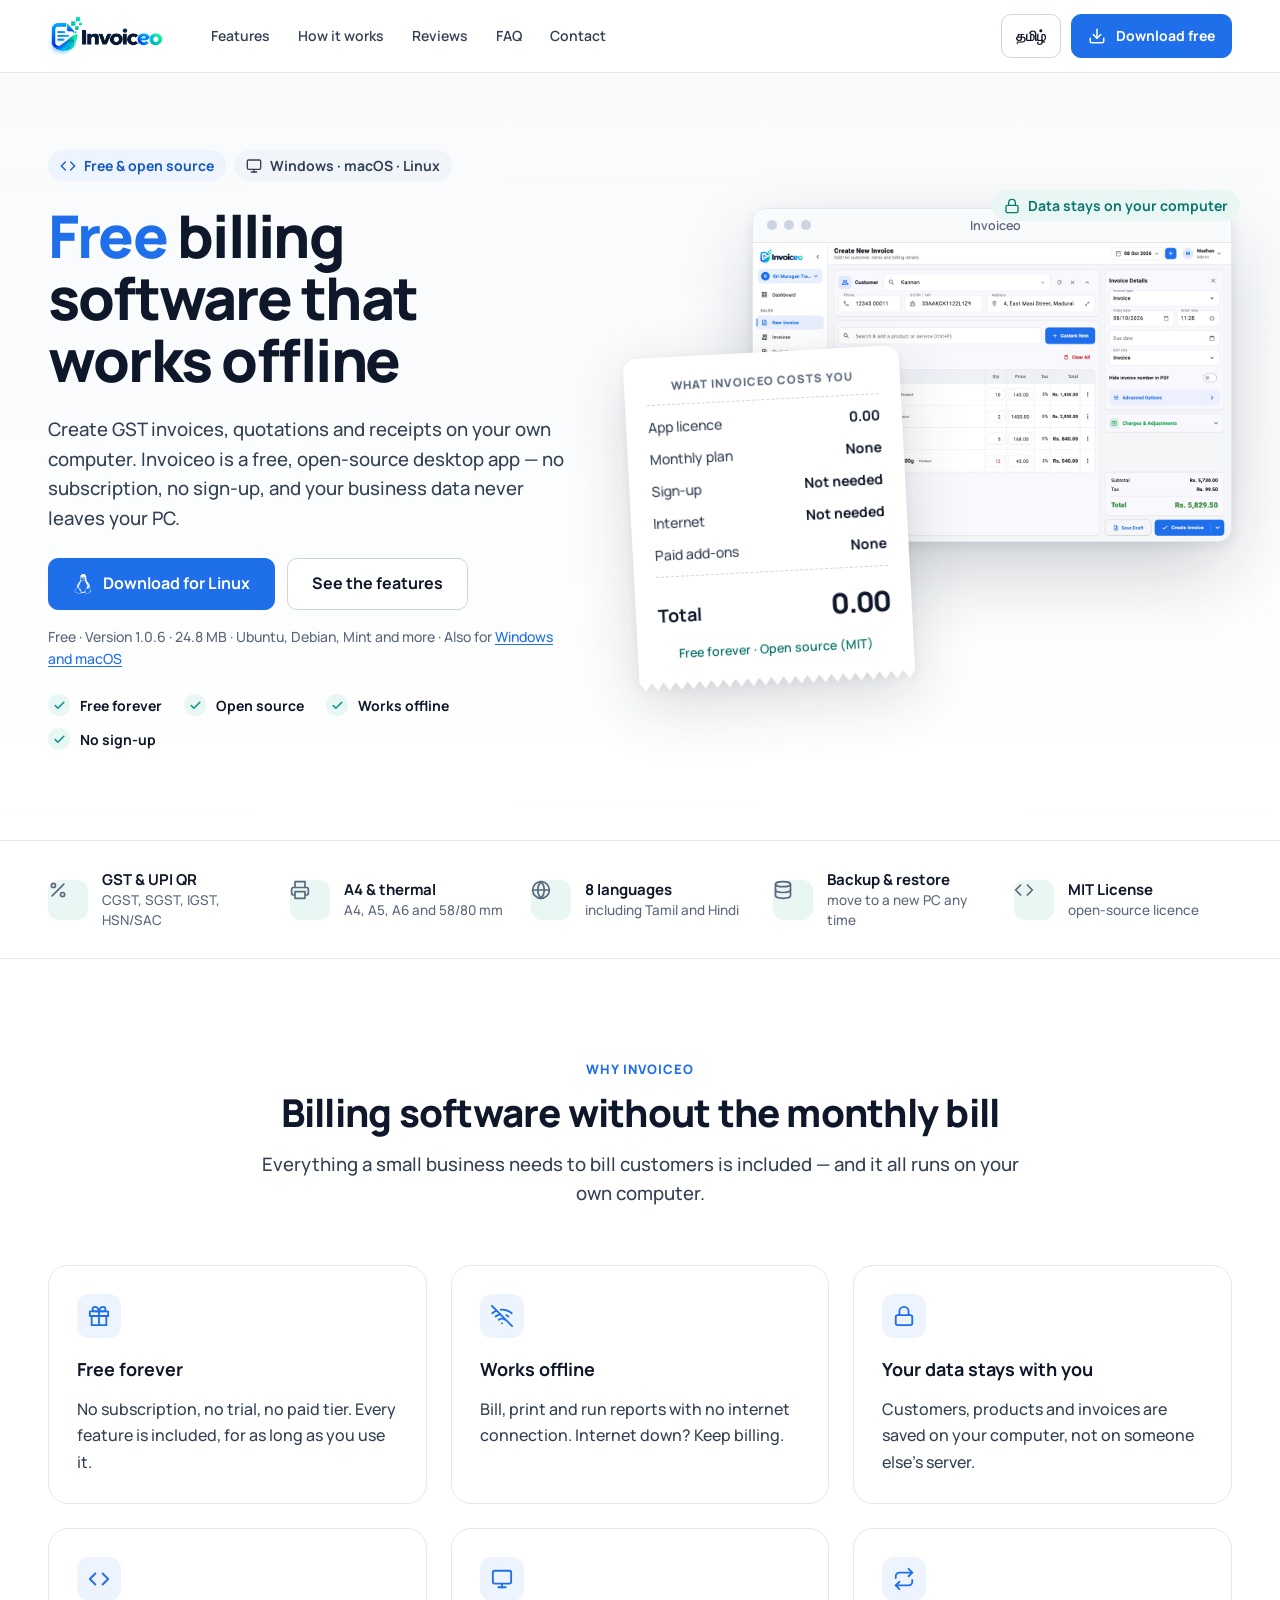
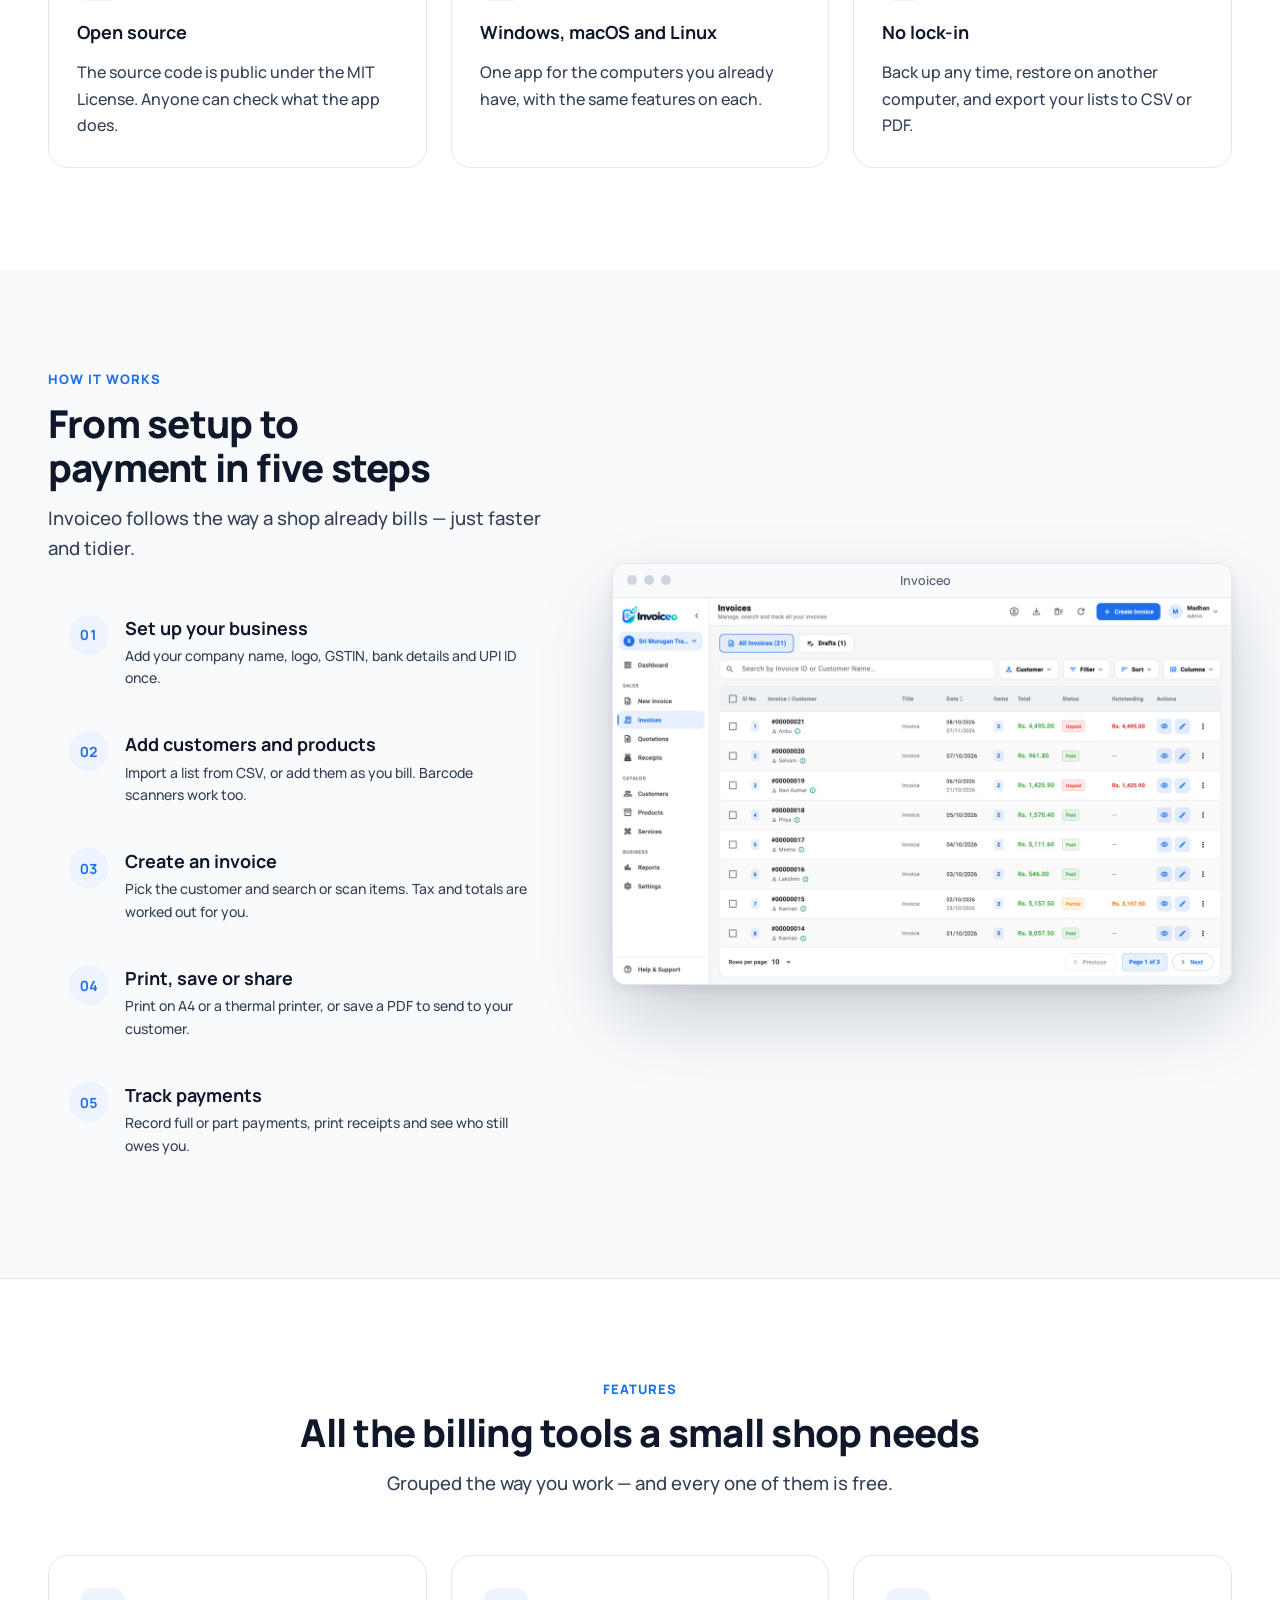
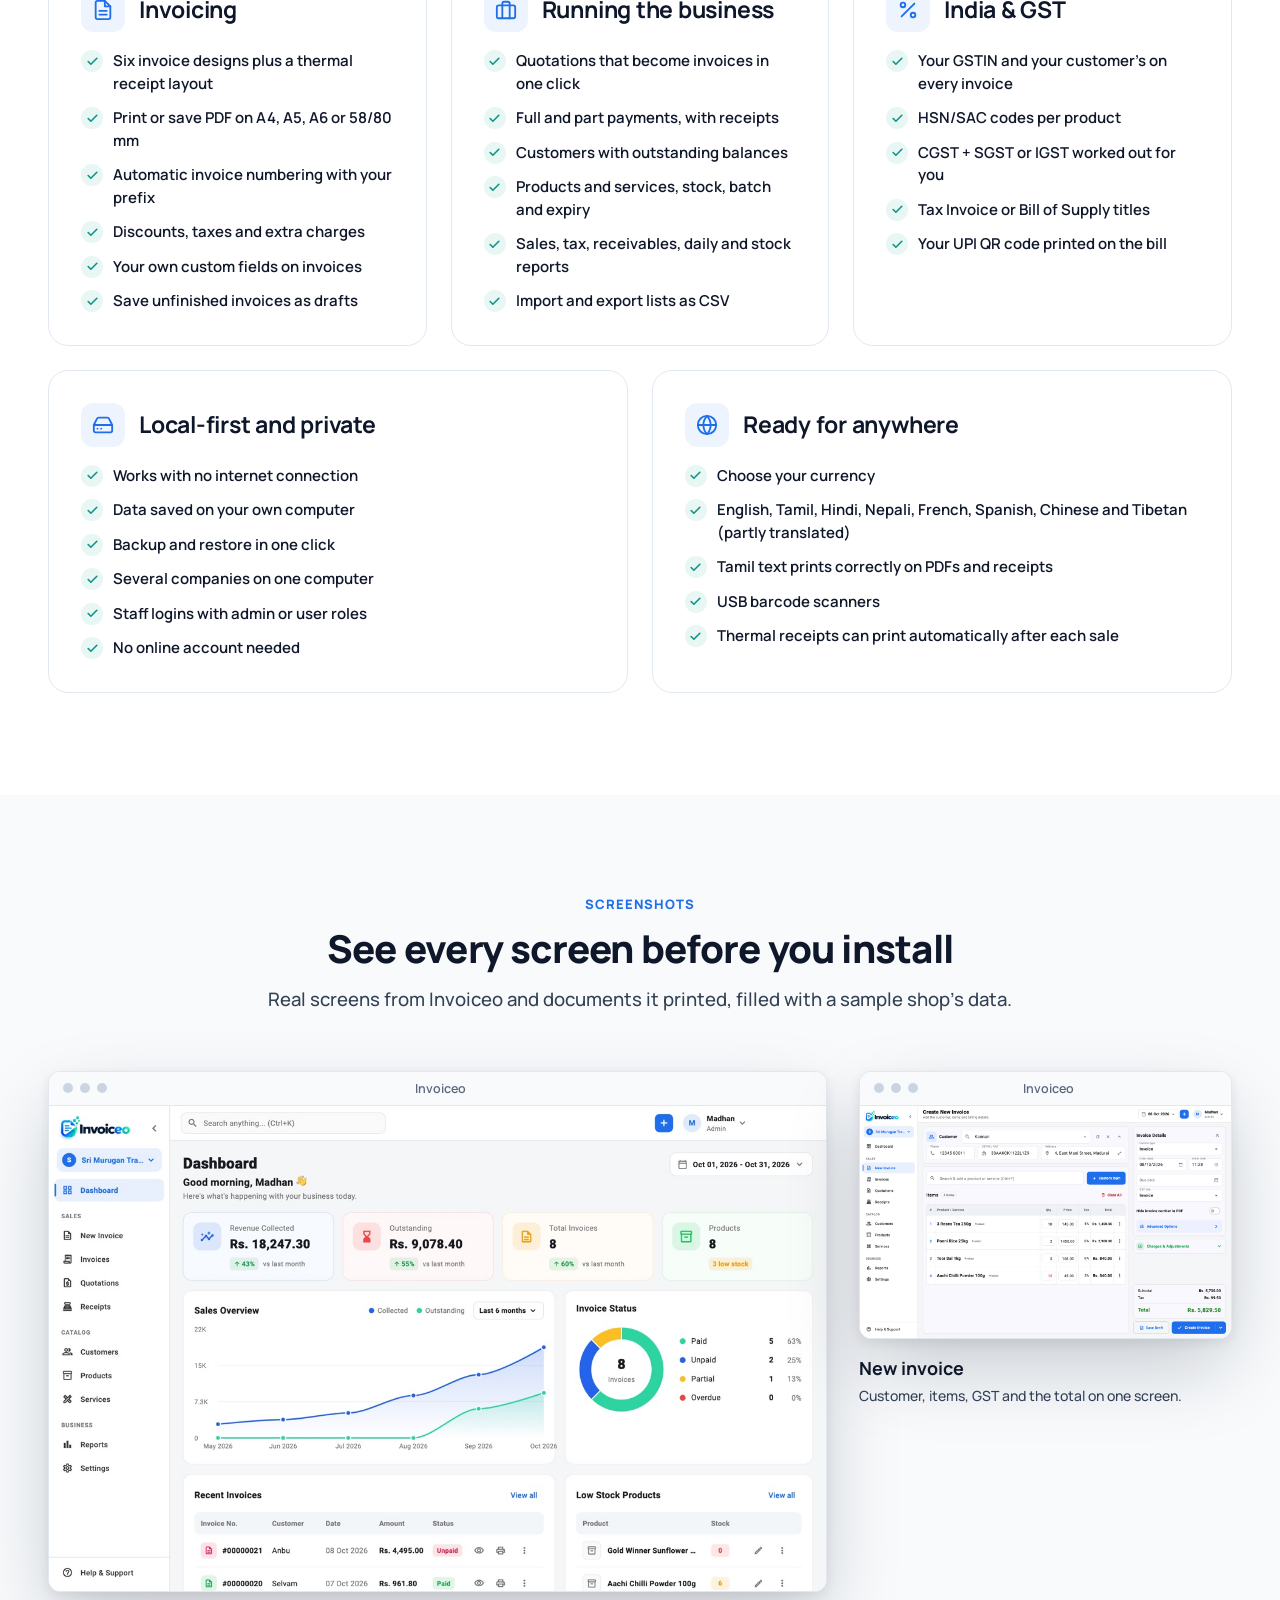
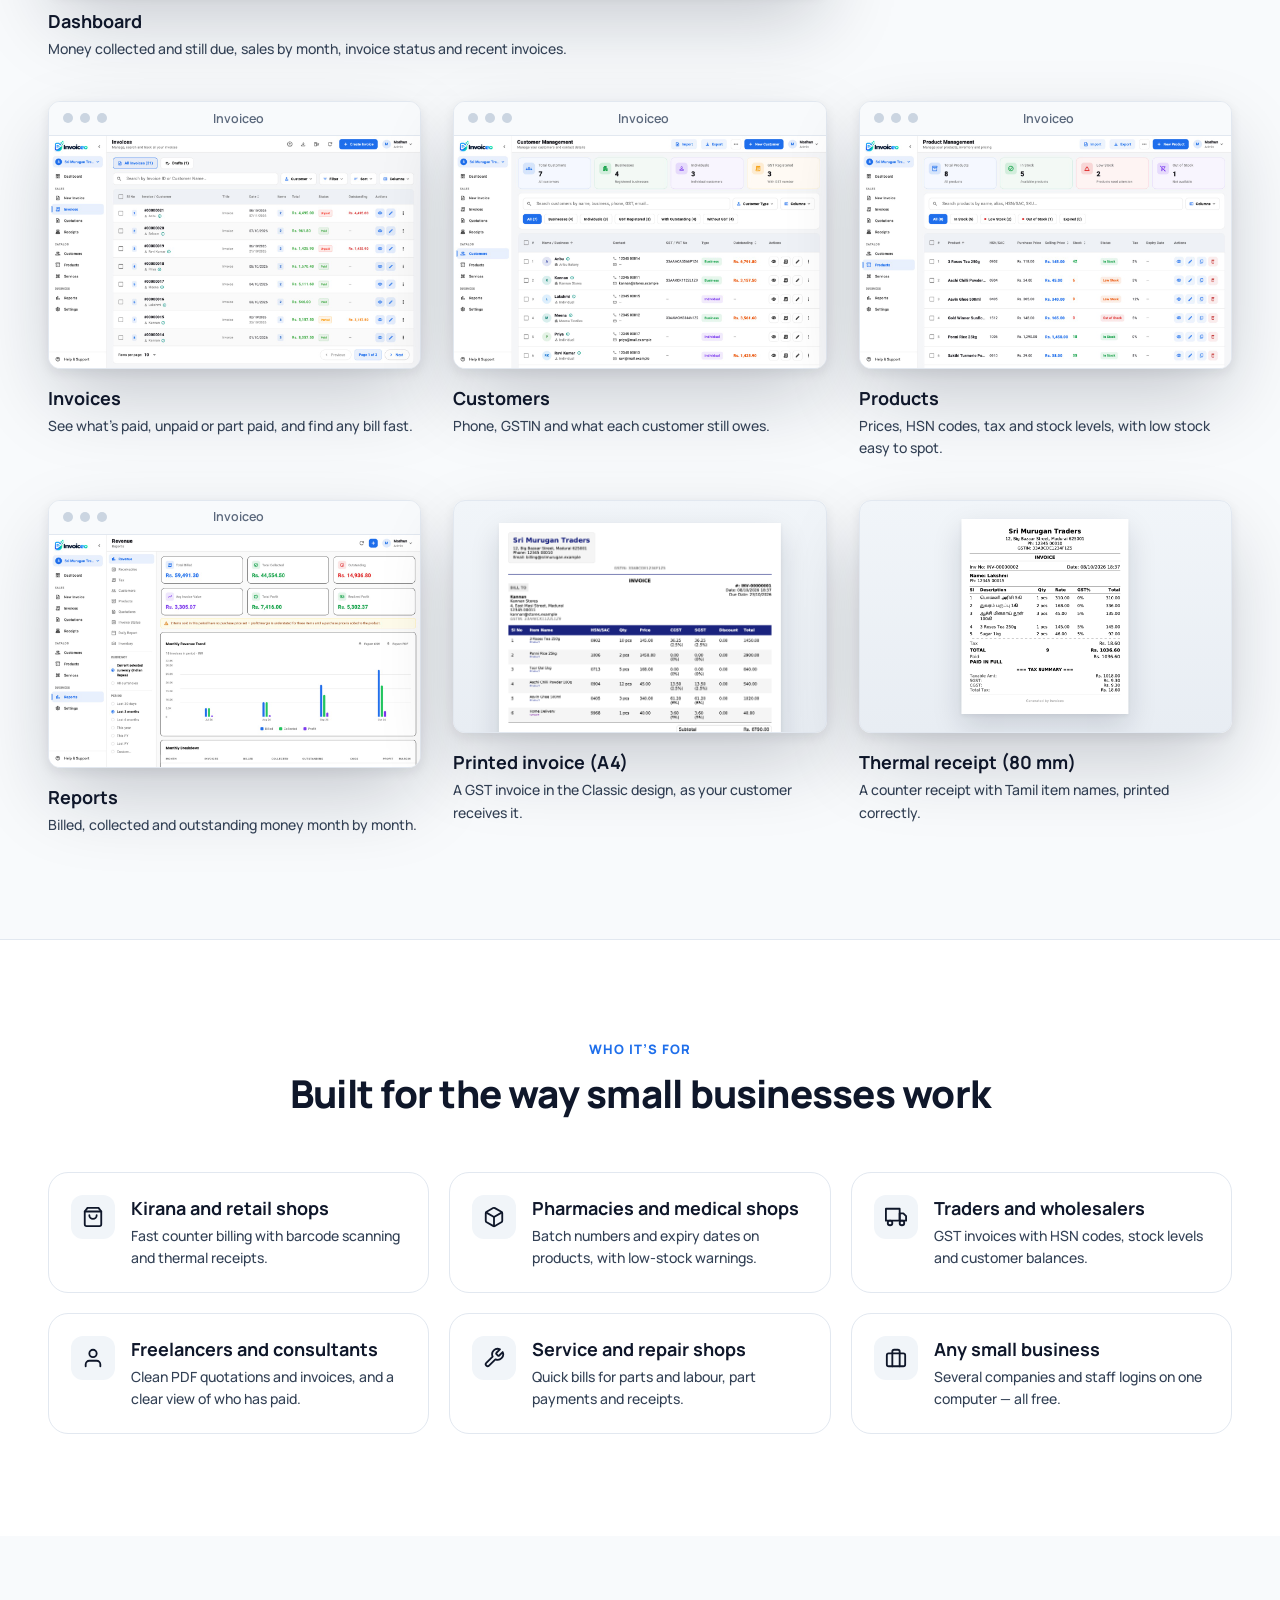
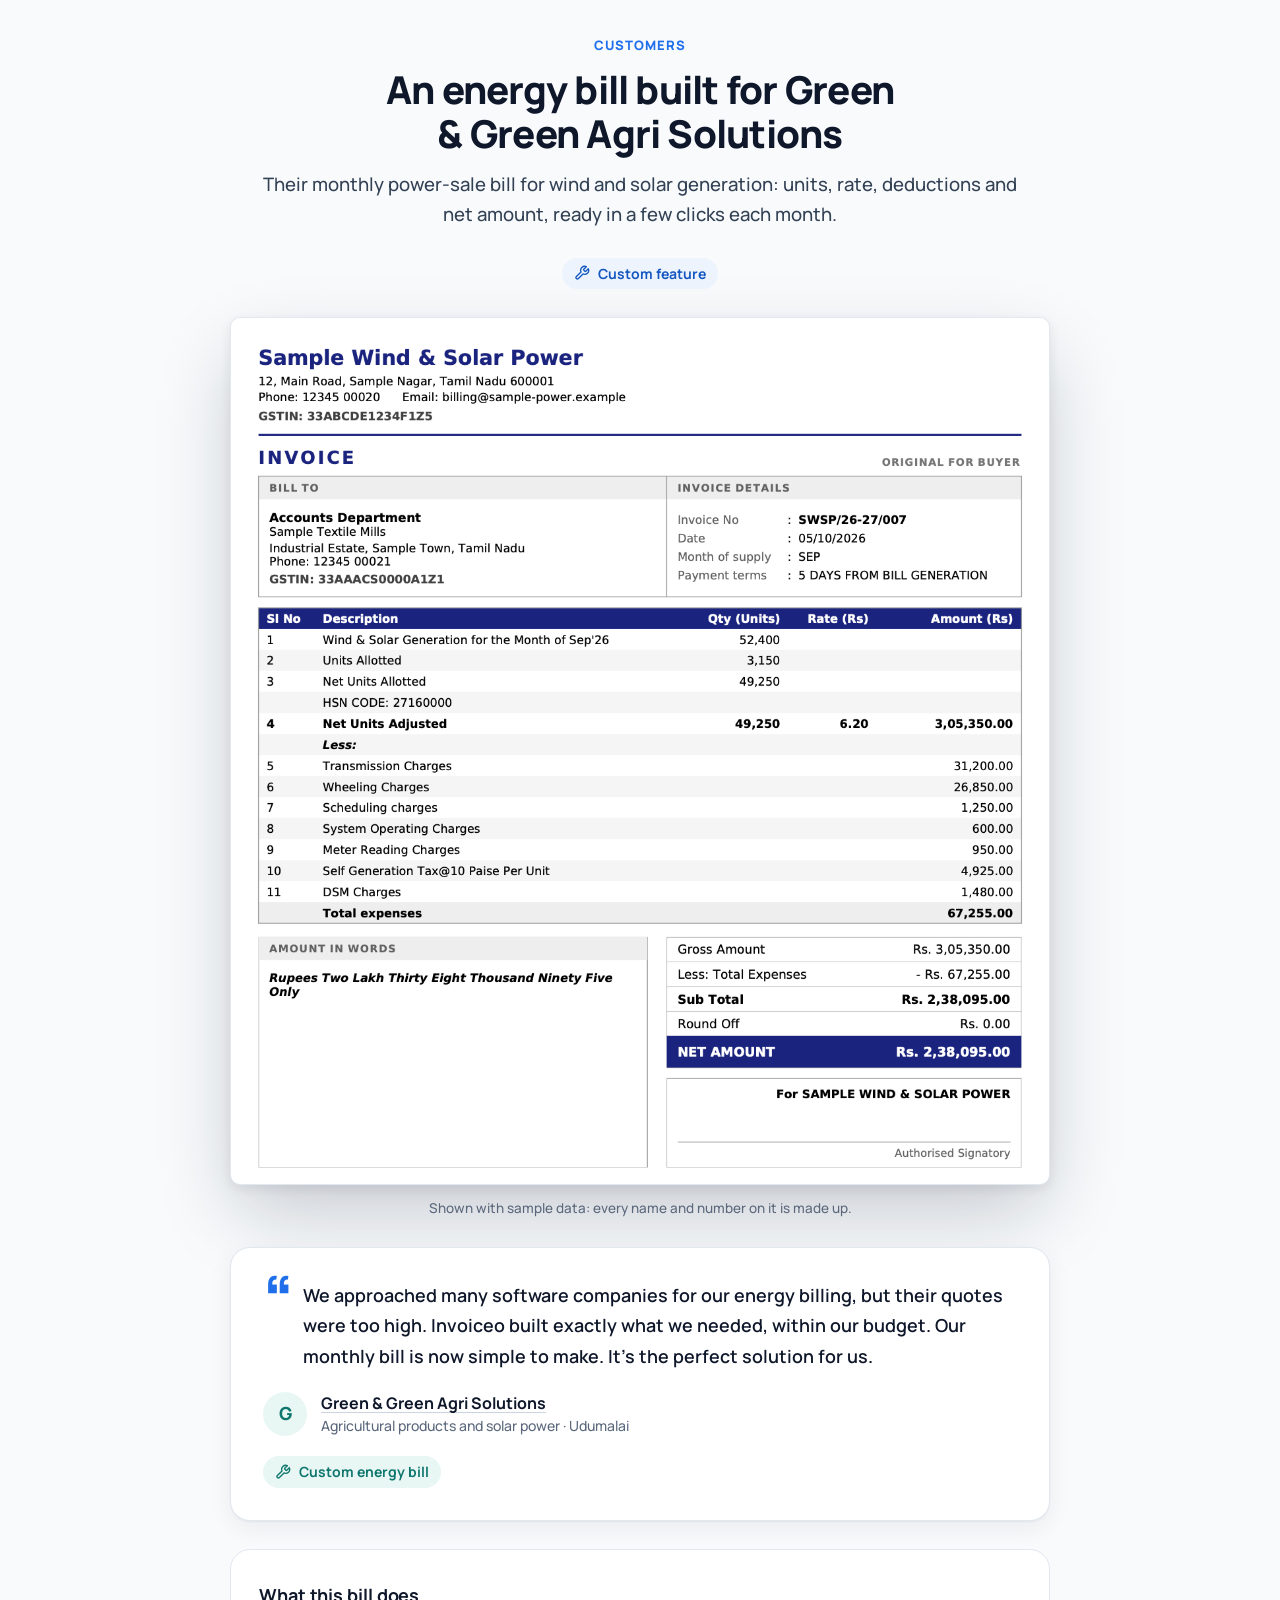
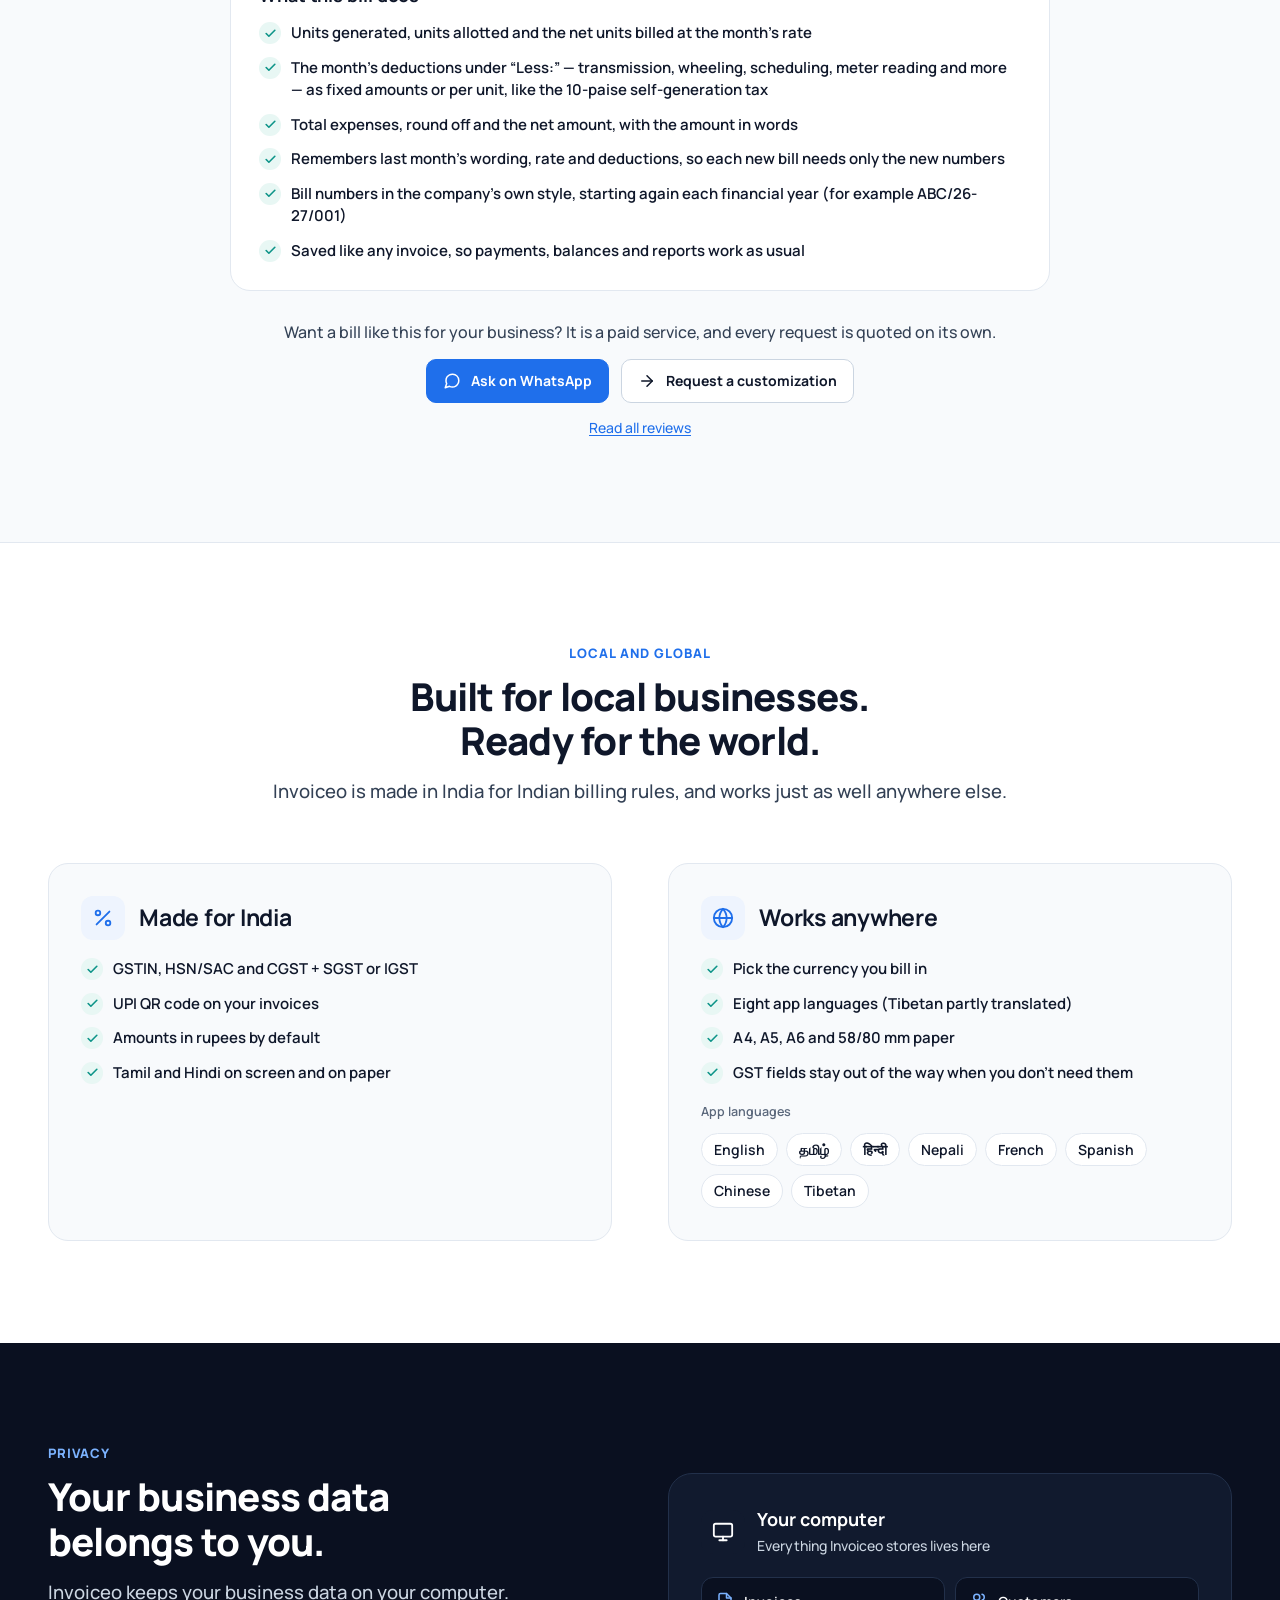
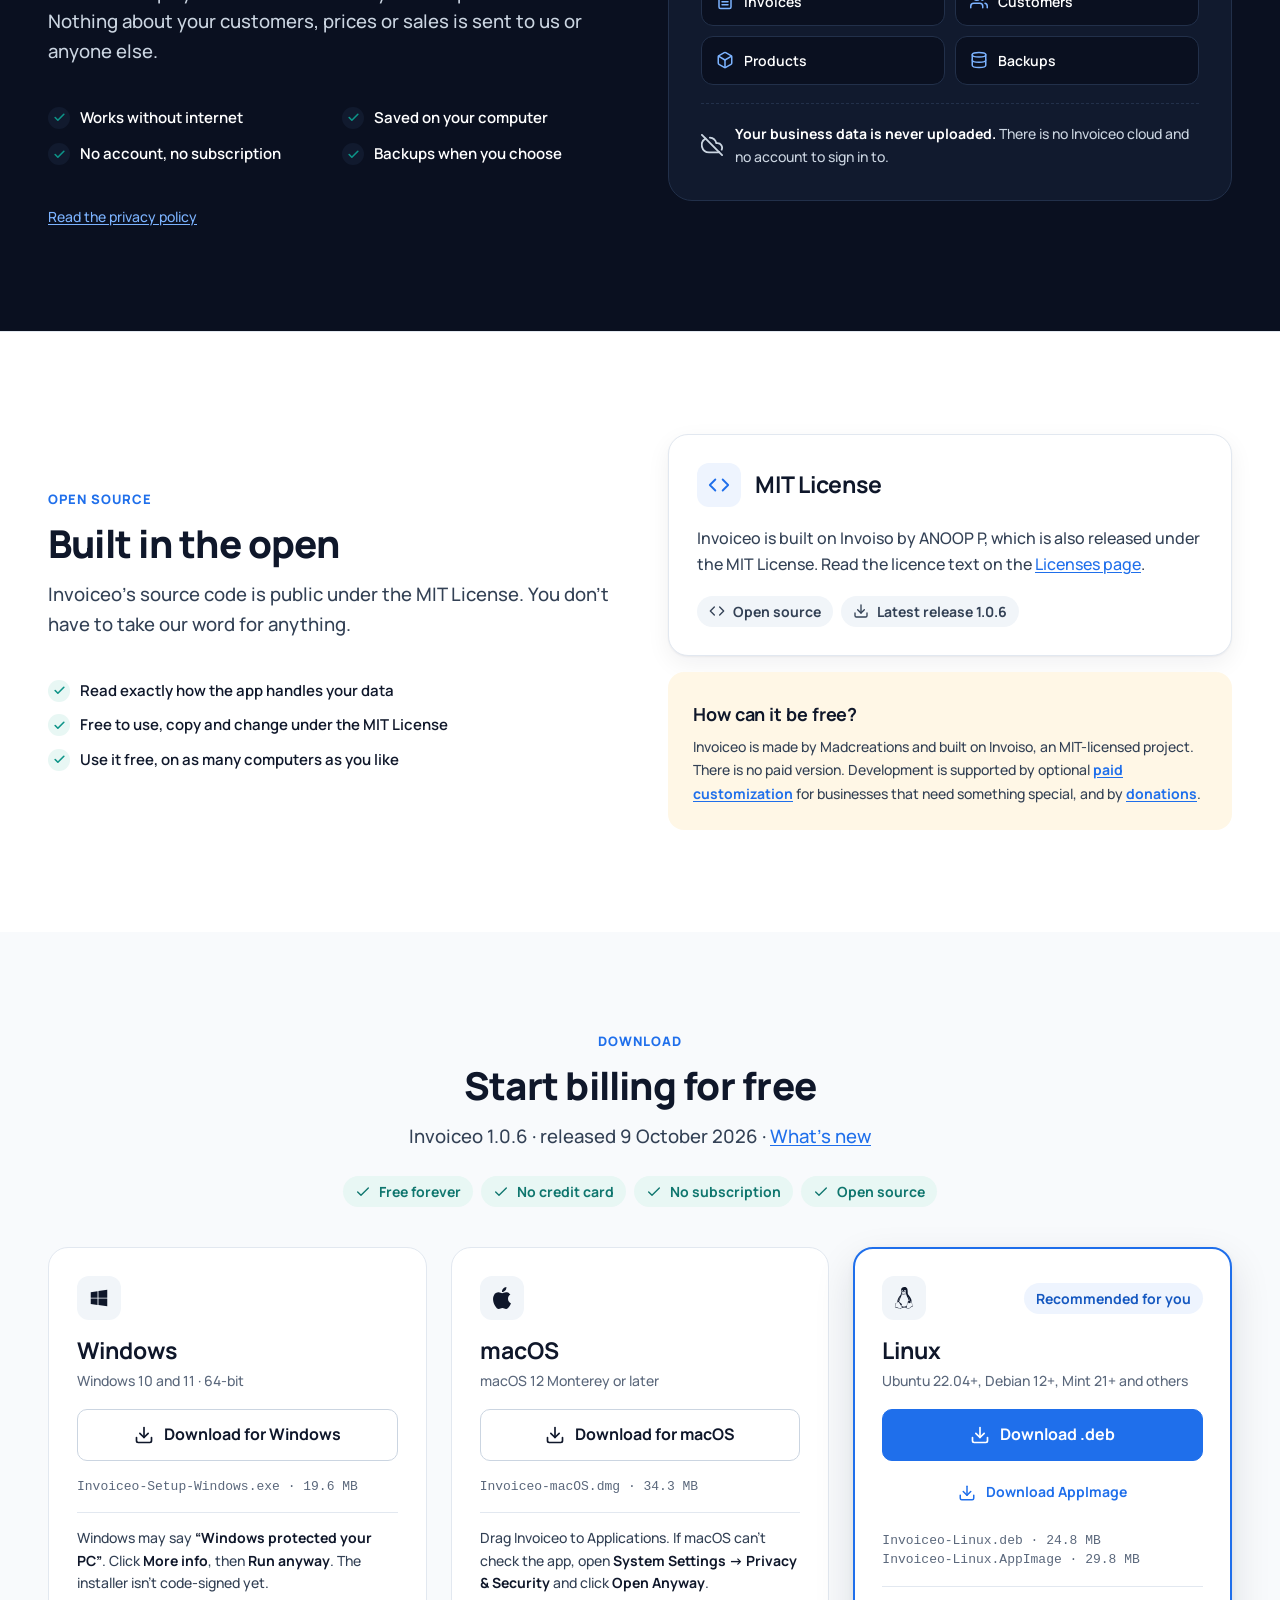
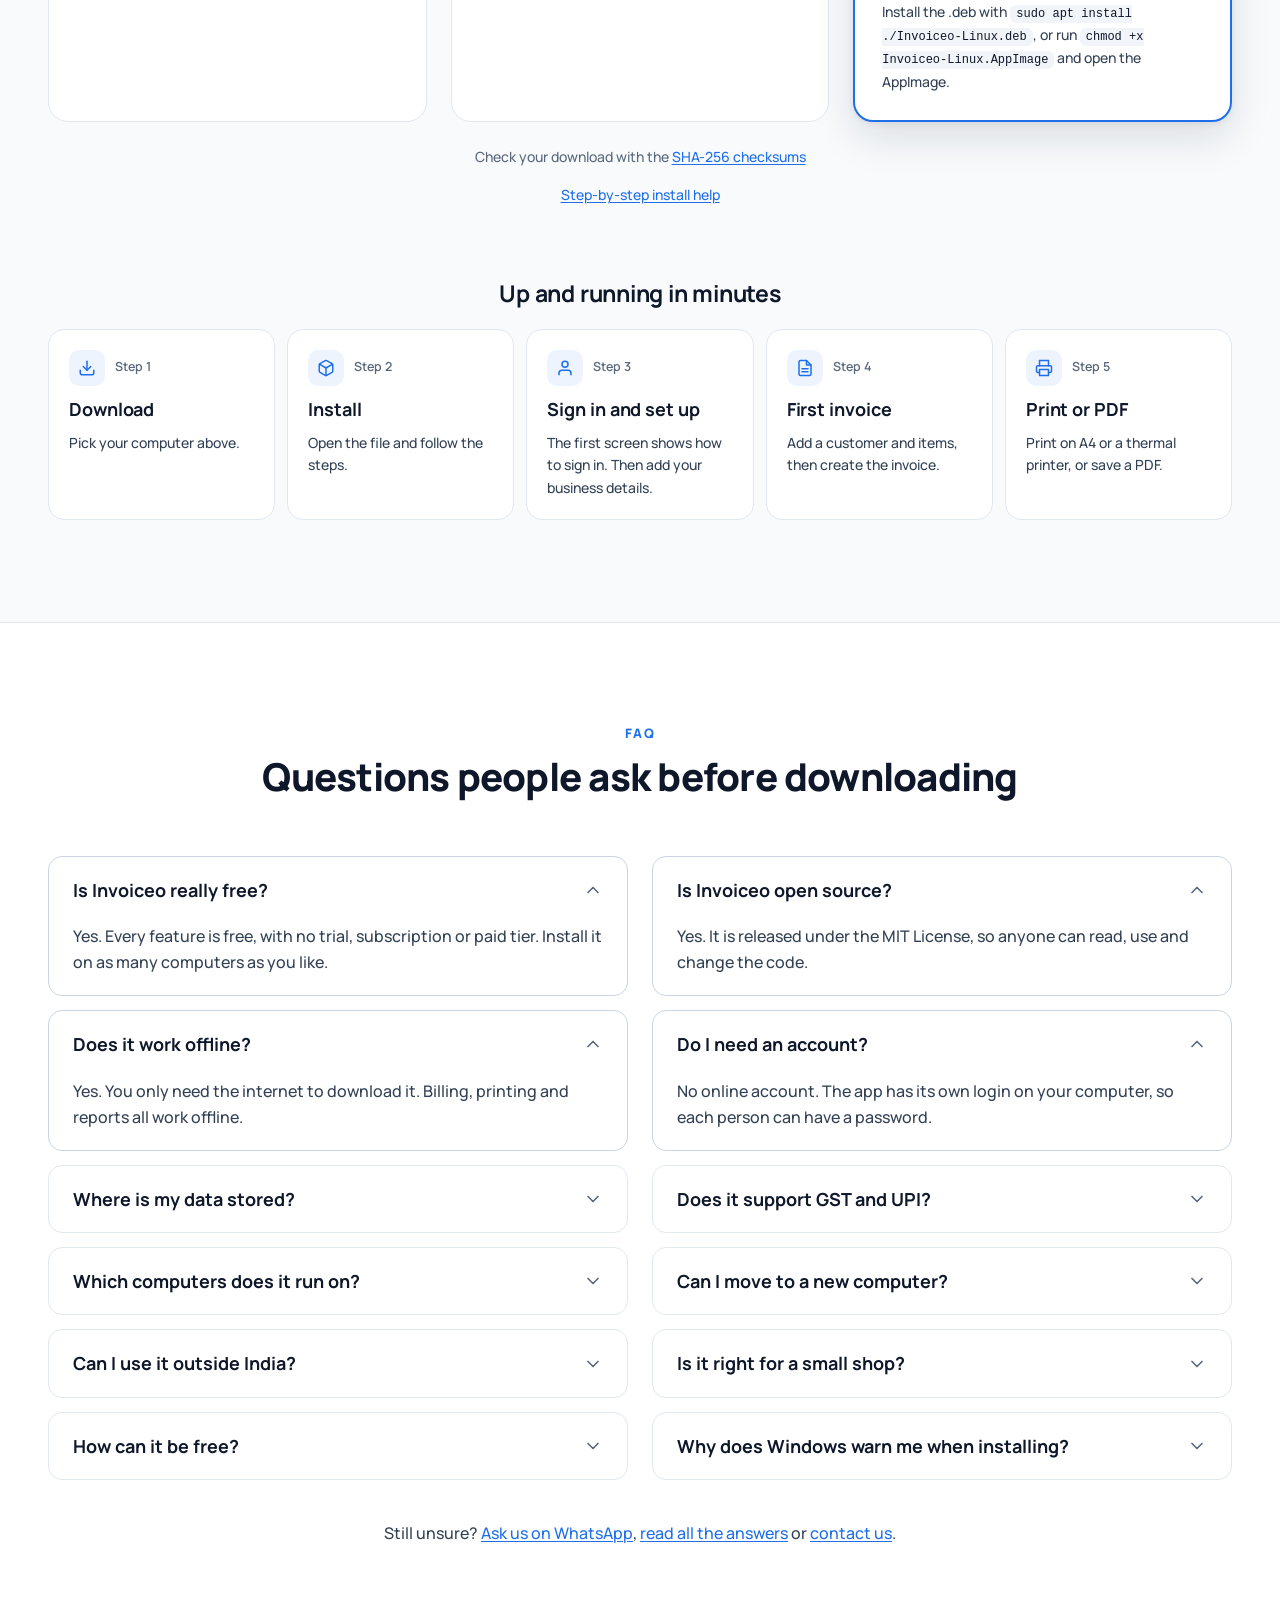
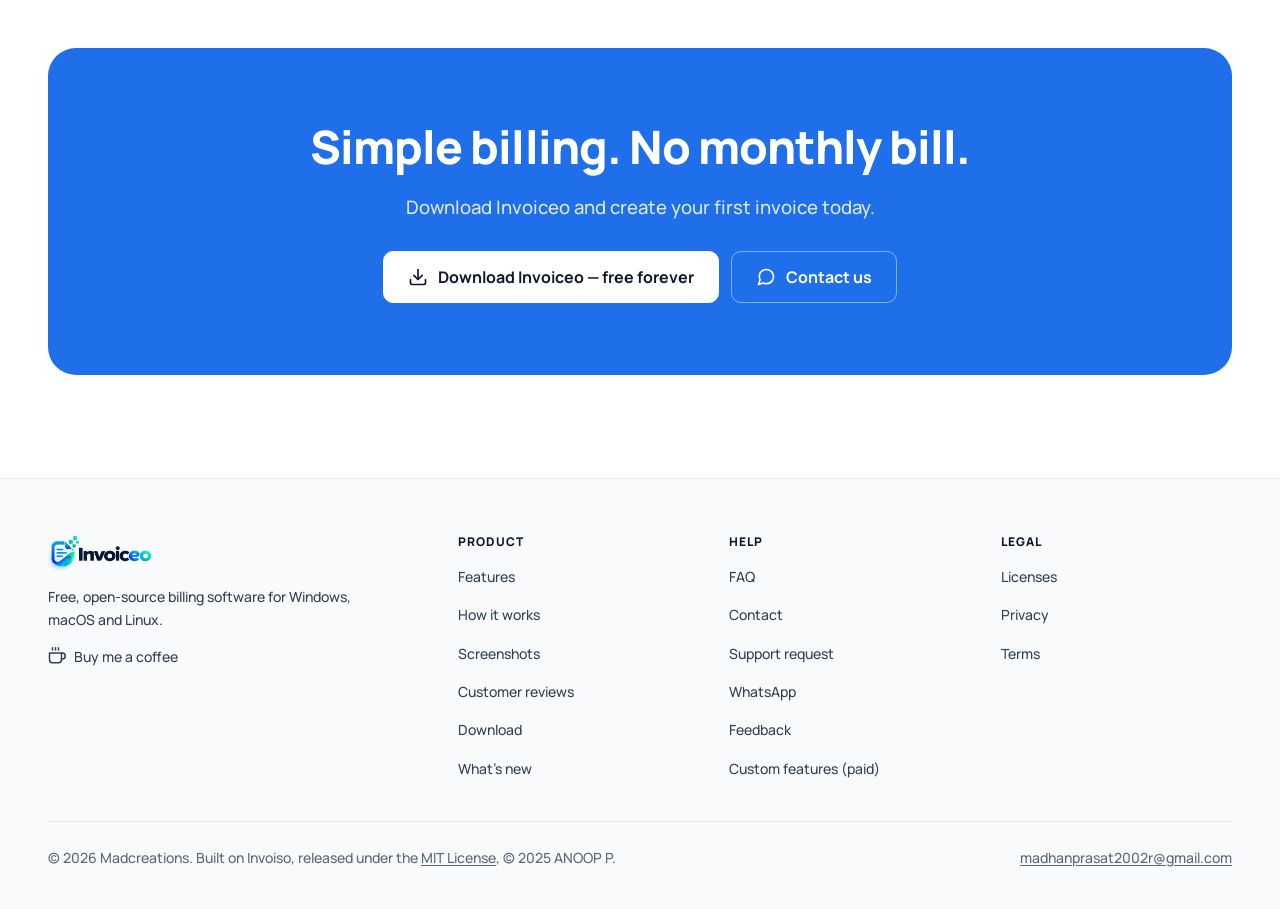
<file: index.html>
<!doctype html>
<html lang="en">
<head>
  <meta charset="utf-8">
  <meta name="viewport" content="width=device-width, initial-scale=1">
  <meta name="color-scheme" content="light">
  <meta name="theme-color" content="#ffffff">
  <title>Invoiceo — Free offline billing and GST invoice software</title>
  <meta name="description" content="Invoiceo is free, open-source billing software for Windows, macOS and Linux. Make GST invoices, quotations and receipts offline, print on A4 or thermal printers, in English, Tamil and more.">
  <link rel="canonical" href="https://invoiceo.in/">
  <link rel="alternate" hreflang="en" href="https://invoiceo.in/">
  <link rel="alternate" hreflang="ta" href="https://invoiceo.in/ta.html">
  <link rel="alternate" hreflang="x-default" href="https://invoiceo.in/">
  <meta property="og:type" content="website">
  <meta property="og:site_name" content="Invoiceo">
  <meta property="og:locale" content="en_IN">
  <meta property="og:title" content="Invoiceo — Free offline billing and GST invoice software">
  <meta property="og:description" content="Invoiceo is free, open-source billing software for Windows, macOS and Linux. Make GST invoices, quotations and receipts offline, print on A4 or thermal printers, in English, Tamil and more.">
  <meta property="og:url" content="https://invoiceo.in/">
  <meta property="og:image" content="https://invoiceo.in/assets/images/og-image.png">
  <meta name="twitter:card" content="summary_large_image">
  <link rel="icon" href="favicon.ico" sizes="any">
  <link rel="icon" type="image/png" sizes="32x32" href="assets/images/favicon-32.png">
  <link rel="apple-touch-icon" href="assets/images/apple-touch-icon.png">
  <link rel="manifest" href="site.webmanifest">
  <link rel="preconnect" href="https://fonts.googleapis.com">
  <link rel="preconnect" href="https://fonts.gstatic.com" crossorigin>
  <link rel="stylesheet" href="https://fonts.googleapis.com/css2?family=Manrope:wght@400..800&amp;display=swap">
  <link rel="stylesheet" href="assets/css/site.css?v=5d3519de44">
  <script type="application/ld+json">
{
  "@context": "https://schema.org",
  "@type": "SoftwareApplication",
  "name": "Invoiceo",
  "applicationCategory": "BusinessApplication",
  "operatingSystem": "Windows, macOS, Linux",
  "softwareVersion": "1.0.6",
  "datePublished": "2026-10-09",
  "description": "Free, open-source offline billing and GST invoice software for small businesses.",
  "url": "https://invoiceo.in/",
  "license": "https://opensource.org/licenses/MIT",
  "offers": {
    "@type": "Offer",
    "price": "0",
    "priceCurrency": "INR"
  },
  "publisher": {
    "@type": "Organization",
    "name": "Madcreations",
    "email": "madhanprasat2002r@gmail.com",
    "url": "https://invoiceo.in/"
  }
}
  </script>
</head>
<body>
<a class="skip-link" href="#main">Skip to content</a>
<header class="site-header">
  <div class="wrap">
    <a class="brand" href="index.html" aria-label="Invoiceo home"><img src="assets/images/logo.png" alt="Invoiceo" width="196" height="68"></a>
    <nav class="nav" aria-label="Main"><a href="#features">Features</a><a href="#how-it-works">How it works</a><a href="reviews.html">Reviews</a><a href="faq.html">FAQ</a><a href="contact.html">Contact</a></nav>
    <div class="header-actions">
      <a class="lang-switch" href="ta.html" hreflang="ta" lang="ta" title="தமிழில் படிக்க">தமிழ்</a>
      <a class="btn btn-primary header-cta" href="#download"><svg width="24" height="24" viewBox="0 0 24 24" fill="none" stroke="currentColor" stroke-width="2" stroke-linecap="round" stroke-linejoin="round" aria-hidden="true" focusable="false"><path d="M21 15v4a2 2 0 0 1-2 2H5a2 2 0 0 1-2-2v-4"/><polyline points="7 10 12 15 17 10"/><line x1="12" y1="15" x2="12" y2="3"/></svg><span>Download free</span></a>
      <button class="menu-toggle" type="button" aria-controls="site-nav" aria-expanded="false" aria-label="Menu"><svg width="24" height="24" viewBox="0 0 24 24" fill="none" stroke="currentColor" stroke-width="2" stroke-linecap="round" stroke-linejoin="round" aria-hidden="true" focusable="false"><line x1="3" y1="12" x2="21" y2="12"/><line x1="3" y1="6" x2="21" y2="6"/><line x1="3" y1="18" x2="21" y2="18"/></svg></button>
    </div>
    <nav class="mobile-nav" id="site-nav" aria-label="Main menu"><a href="#features">Features</a><a href="#how-it-works">How it works</a><a href="reviews.html">Reviews</a><a href="faq.html">FAQ</a><a href="contact.html">Contact</a><a href="#screenshots">Screenshots</a><a href="changelog.html">What’s new</a><a class="btn btn-primary btn-lg btn-block" href="#download"><svg width="24" height="24" viewBox="0 0 24 24" fill="none" stroke="currentColor" stroke-width="2" stroke-linecap="round" stroke-linejoin="round" aria-hidden="true" focusable="false"><path d="M21 15v4a2 2 0 0 1-2 2H5a2 2 0 0 1-2-2v-4"/><polyline points="7 10 12 15 17 10"/><line x1="12" y1="15" x2="12" y2="3"/></svg><span>Download free</span></a></nav>
  </div>
</header>
<main id="main">
<section class="hero" aria-labelledby="hero-title">
  <div class="wrap hero-grid">
    <div class="hero-copy">
      <div class="badges"><span class="badge badge-brand"><svg width="24" height="24" viewBox="0 0 24 24" fill="none" stroke="currentColor" stroke-width="2" stroke-linecap="round" stroke-linejoin="round" aria-hidden="true" focusable="false"><polyline points="16 18 22 12 16 6"/><polyline points="8 6 2 12 8 18"/></svg><span>Free &amp; open source</span></span><span class="badge badge-neutral"><svg width="24" height="24" viewBox="0 0 24 24" fill="none" stroke="currentColor" stroke-width="2" stroke-linecap="round" stroke-linejoin="round" aria-hidden="true" focusable="false"><rect x="2" y="3" width="20" height="14" rx="2" ry="2"/><line x1="8" y1="21" x2="16" y2="21"/><line x1="12" y1="17" x2="12" y2="21"/></svg><span>Windows · macOS · Linux</span></span></div>
      <h1 class="display" id="hero-title"><em>Free</em> billing software that works offline</h1>
      <p class="lead">Create GST invoices, quotations and receipts on your own computer. Invoiceo is a free, open-source desktop app — no subscription, no sign-up, and your business data never leaves your PC.</p>
      <div class="cta-row">
        <a class="btn btn-primary btn-lg" href="#download" data-os-download><span data-os-icon><svg width="24" height="24" viewBox="0 0 24 24" fill="none" stroke="currentColor" stroke-width="2" stroke-linecap="round" stroke-linejoin="round" aria-hidden="true" focusable="false"><path d="M21 15v4a2 2 0 0 1-2 2H5a2 2 0 0 1-2-2v-4"/><polyline points="7 10 12 15 17 10"/><line x1="12" y1="15" x2="12" y2="3"/></svg></span><span data-os-label>Download free</span></a>
        <a class="btn btn-secondary btn-lg" href="#features"><span>See the features</span></a>
      </div>
      <p class="hero-meta" data-hero-meta>Free · Version <span data-version>1.0.6</span> · For Windows, macOS and Linux</p>
      <ul class="checks checks-inline"><li>Free forever</li><li>Open source</li><li>Works offline</li><li>No sign-up</li></ul>
    </div>
    <div class="hero-visual">
      <div class="window hero-shot"><div class="window-bar"><i></i><i></i><i></i><span>Invoiceo</span></div><a href="assets/images/screens/create-invoice.png" target="_blank" rel="noopener" title="Open full size"><img src="assets/images/screens/create-invoice-1280.jpg" srcset="assets/images/screens/create-invoice-1280.jpg 1280w, assets/images/screens/create-invoice.png 2160w" sizes="(max-width: 1100px) 100vw, 700px" width="2160" height="1350" alt="The Invoiceo New Invoice screen: customer Kannan, four grocery items, GST and a total of Rs. 5,829.50" fetchpriority="high"></a></div>
      <div class="receipt hero-receipt"><div class="receipt-paper"><p class="receipt-title">What Invoiceo costs you</p><hr><div class="receipt-row"><span>App licence</span><b>0.00</b></div><div class="receipt-row"><span>Monthly plan</span><b>None</b></div><div class="receipt-row"><span>Sign-up</span><b>Not needed</b></div><div class="receipt-row"><span>Internet</span><b>Not needed</b></div><div class="receipt-row"><span>Paid add-ons</span><b>None</b></div><hr><div class="receipt-total"><span>Total</span><b>0.00</b></div><p class="receipt-foot">Free forever · Open source (MIT)</p></div><svg class="receipt-edge" viewBox="0 0 276 12" aria-hidden="true" focusable="false"><path d="M0 0H276V4L270 12L264 4L258 12L252 4L246 12L240 4L234 12L228 4L222 12L216 4L210 12L204 4L198 12L192 4L186 12L180 4L174 12L168 4L162 12L156 4L150 12L144 4L138 12L132 4L126 12L120 4L114 12L108 4L102 12L96 4L90 12L84 4L78 12L72 4L66 12L60 4L54 12L48 4L42 12L36 4L30 12L24 4L18 12L12 4L6 12L0 4V0Z" fill="#fff"/></svg></div>
      <span class="hero-chip"><span class="badge badge-teal"><svg width="24" height="24" viewBox="0 0 24 24" fill="none" stroke="currentColor" stroke-width="2" stroke-linecap="round" stroke-linejoin="round" aria-hidden="true" focusable="false"><rect x="3" y="11" width="18" height="11" rx="2" ry="2"/><path d="M7 11V7a5 5 0 0 1 10 0v4"/></svg><span>Data stays on your computer</span></span></span>
    </div>
  </div>
</section>

<div class="facts-strip"><ul class="wrap facts"><li class="fact"><span class="tile tile-teal tile-md"><svg width="24" height="24" viewBox="0 0 24 24" fill="none" stroke="currentColor" stroke-width="2" stroke-linecap="round" stroke-linejoin="round" aria-hidden="true" focusable="false"><line x1="19" y1="5" x2="5" y2="19"/><circle cx="6.5" cy="6.5" r="2.5"/><circle cx="17.5" cy="17.5" r="2.5"/></svg></span><div><b>GST &amp; UPI QR</b><span>CGST, SGST, IGST, HSN/SAC</span></div></li><li class="fact"><span class="tile tile-teal tile-md"><svg width="24" height="24" viewBox="0 0 24 24" fill="none" stroke="currentColor" stroke-width="2" stroke-linecap="round" stroke-linejoin="round" aria-hidden="true" focusable="false"><polyline points="6 9 6 2 18 2 18 9"/><path d="M6 18H4a2 2 0 0 1-2-2v-5a2 2 0 0 1 2-2h16a2 2 0 0 1 2 2v5a2 2 0 0 1-2 2h-2"/><rect x="6" y="14" width="12" height="8"/></svg></span><div><b>A4 &amp; thermal</b><span>A4, A5, A6 and 58/80 mm</span></div></li><li class="fact"><span class="tile tile-teal tile-md"><svg width="24" height="24" viewBox="0 0 24 24" fill="none" stroke="currentColor" stroke-width="2" stroke-linecap="round" stroke-linejoin="round" aria-hidden="true" focusable="false"><circle cx="12" cy="12" r="10"/><line x1="2" y1="12" x2="22" y2="12"/><path d="M12 2a15.3 15.3 0 0 1 4 10 15.3 15.3 0 0 1-4 10 15.3 15.3 0 0 1-4-10 15.3 15.3 0 0 1 4-10z"/></svg></span><div><b>8 languages</b><span>including Tamil and Hindi</span></div></li><li class="fact"><span class="tile tile-teal tile-md"><svg width="24" height="24" viewBox="0 0 24 24" fill="none" stroke="currentColor" stroke-width="2" stroke-linecap="round" stroke-linejoin="round" aria-hidden="true" focusable="false"><ellipse cx="12" cy="5" rx="9" ry="3"/><path d="M21 12c0 1.66-4 3-9 3s-9-1.34-9-3"/><path d="M3 5v14c0 1.66 4 3 9 3s9-1.34 9-3V5"/></svg></span><div><b>Backup &amp; restore</b><span>move to a new PC any time</span></div></li><li class="fact"><span class="tile tile-teal tile-md"><svg width="24" height="24" viewBox="0 0 24 24" fill="none" stroke="currentColor" stroke-width="2" stroke-linecap="round" stroke-linejoin="round" aria-hidden="true" focusable="false"><polyline points="16 18 22 12 16 6"/><polyline points="8 6 2 12 8 18"/></svg></span><div><b>MIT License</b><span>open-source licence</span></div></li></ul></div>

<section class="section section-flush" id="why" aria-labelledby="why-title">
  <div class="wrap">
<div class="section-head"><p class="eyebrow">Why Invoiceo</p><h2 id="why-title">Billing software without the monthly bill</h2><p class="lead">Everything a small business needs to bill customers is included — and it all runs on your own computer.</p></div><div class="grid-auto mt-4"><div class="card"><span class="tile"><svg width="24" height="24" viewBox="0 0 24 24" fill="none" stroke="currentColor" stroke-width="2" stroke-linecap="round" stroke-linejoin="round" aria-hidden="true" focusable="false"><polyline points="20 12 20 22 4 22 4 12"/><rect x="2" y="7" width="20" height="5"/><line x1="12" y1="22" x2="12" y2="7"/><path d="M12 7H7.5a2.5 2.5 0 0 1 0-5C11 2 12 7 12 7z"/><path d="M12 7h4.5a2.5 2.5 0 0 0 0-5C13 2 12 7 12 7z"/></svg></span><h3>Free forever</h3><p>No subscription, no trial, no paid tier. Every feature is included, for as long as you use it.</p></div><div class="card"><span class="tile"><svg width="24" height="24" viewBox="0 0 24 24" fill="none" stroke="currentColor" stroke-width="2" stroke-linecap="round" stroke-linejoin="round" aria-hidden="true" focusable="false"><line x1="1" y1="1" x2="23" y2="23"/><path d="M16.72 11.06A10.94 10.94 0 0 1 19 12.55"/><path d="M5 12.55a10.94 10.94 0 0 1 5.17-2.39"/><path d="M10.71 5.05A16 16 0 0 1 22.58 9"/><path d="M1.42 9a15.91 15.91 0 0 1 4.7-2.88"/><path d="M8.53 16.11a6 6 0 0 1 6.95 0"/><line x1="12" y1="20" x2="12.01" y2="20"/></svg></span><h3>Works offline</h3><p>Bill, print and run reports with no internet connection. Internet down? Keep billing.</p></div><div class="card"><span class="tile"><svg width="24" height="24" viewBox="0 0 24 24" fill="none" stroke="currentColor" stroke-width="2" stroke-linecap="round" stroke-linejoin="round" aria-hidden="true" focusable="false"><rect x="3" y="11" width="18" height="11" rx="2" ry="2"/><path d="M7 11V7a5 5 0 0 1 10 0v4"/></svg></span><h3>Your data stays with you</h3><p>Customers, products and invoices are saved on your computer, not on someone else’s server.</p></div><div class="card"><span class="tile"><svg width="24" height="24" viewBox="0 0 24 24" fill="none" stroke="currentColor" stroke-width="2" stroke-linecap="round" stroke-linejoin="round" aria-hidden="true" focusable="false"><polyline points="16 18 22 12 16 6"/><polyline points="8 6 2 12 8 18"/></svg></span><h3>Open source</h3><p>The source code is public under the MIT License. Anyone can check what the app does.</p></div><div class="card"><span class="tile"><svg width="24" height="24" viewBox="0 0 24 24" fill="none" stroke="currentColor" stroke-width="2" stroke-linecap="round" stroke-linejoin="round" aria-hidden="true" focusable="false"><rect x="2" y="3" width="20" height="14" rx="2" ry="2"/><line x1="8" y1="21" x2="16" y2="21"/><line x1="12" y1="17" x2="12" y2="21"/></svg></span><h3>Windows, macOS and Linux</h3><p>One app for the computers you already have, with the same features on each.</p></div><div class="card"><span class="tile"><svg width="24" height="24" viewBox="0 0 24 24" fill="none" stroke="currentColor" stroke-width="2" stroke-linecap="round" stroke-linejoin="round" aria-hidden="true" focusable="false"><polyline points="17 1 21 5 17 9"/><path d="M3 11V9a4 4 0 0 1 4-4h14"/><polyline points="7 23 3 19 7 15"/><path d="M21 13v2a4 4 0 0 1-4 4H3"/></svg></span><h3>No lock-in</h3><p>Back up any time, restore on another computer, and export your lists to CSV or PDF.</p></div></div>
  </div>
</section>

<section class="section section-subtle" id="how-it-works" aria-labelledby="how-title">
  <div class="wrap">
<div class="flow"><div class="flow-copy"><div class="section-head left"><p class="eyebrow">How it works</p><h2 id="how-title">From setup to payment in five steps</h2><p class="lead">Invoiceo follows the way a shop already bills — just faster and tidier.</p></div><ol class="steps"><li class="step"><span class="step-num">01</span><div><h3>Set up your business</h3><p>Add your company name, logo, GSTIN, bank details and UPI ID once.</p></div></li><li class="step"><span class="step-num">02</span><div><h3>Add customers and products</h3><p>Import a list from CSV, or add them as you bill. Barcode scanners work too.</p></div></li><li class="step"><span class="step-num">03</span><div><h3>Create an invoice</h3><p>Pick the customer and search or scan items. Tax and totals are worked out for you.</p></div></li><li class="step"><span class="step-num">04</span><div><h3>Print, save or share</h3><p>Print on A4 or a thermal printer, or save a PDF to send to your customer.</p></div></li><li class="step"><span class="step-num">05</span><div><h3>Track payments</h3><p>Record full or part payments, print receipts and see who still owes you.</p></div></li></ol></div><div><div class="window"><div class="window-bar"><i></i><i></i><i></i><span>Invoiceo</span></div><a href="assets/images/screens/invoices.png" target="_blank" rel="noopener" title="Open full size"><img src="assets/images/screens/invoices-1280.jpg" srcset="assets/images/screens/invoices-1280.jpg 1280w, assets/images/screens/invoices.png 2160w" sizes="(max-width: 1100px) 100vw, 700px" width="2160" height="1350" alt="The Invoiceo Invoices list: paid, unpaid and partly paid invoices with the amount still outstanding" loading="lazy" decoding="async"></a></div></div></div>
  </div>
</section>

<section class="section" id="features" aria-labelledby="feat-title">
  <div class="wrap">
<div class="section-head"><p class="eyebrow">Features</p><h2 id="feat-title">All the billing tools a small shop needs</h2><p class="lead">Grouped the way you work — and every one of them is free.</p></div><div class="bento mt-4"><div class="group-card span-2"><div class="group-card-head"><span class="tile"><svg width="24" height="24" viewBox="0 0 24 24" fill="none" stroke="currentColor" stroke-width="2" stroke-linecap="round" stroke-linejoin="round" aria-hidden="true" focusable="false"><path d="M14 2H6a2 2 0 0 0-2 2v16a2 2 0 0 0 2 2h12a2 2 0 0 0 2-2V8z"/><polyline points="14 2 14 8 20 8"/><line x1="16" y1="13" x2="8" y2="13"/><line x1="16" y1="17" x2="8" y2="17"/></svg></span><h3>Invoicing</h3></div><ul class="checks"><li>Six invoice designs plus a thermal receipt layout</li><li>Print or save PDF on A4, A5, A6 or 58/80 mm</li><li>Automatic invoice numbering with your prefix</li><li>Discounts, taxes and extra charges</li><li>Your own custom fields on invoices</li><li>Save unfinished invoices as drafts</li></ul></div><div class="group-card span-2"><div class="group-card-head"><span class="tile"><svg width="24" height="24" viewBox="0 0 24 24" fill="none" stroke="currentColor" stroke-width="2" stroke-linecap="round" stroke-linejoin="round" aria-hidden="true" focusable="false"><rect x="2" y="7" width="20" height="14" rx="2" ry="2"/><path d="M16 21V5a2 2 0 0 0-2-2h-4a2 2 0 0 0-2 2v16"/></svg></span><h3>Running the business</h3></div><ul class="checks"><li>Quotations that become invoices in one click</li><li>Full and part payments, with receipts</li><li>Customers with outstanding balances</li><li>Products and services, stock, batch and expiry</li><li>Sales, tax, receivables, daily and stock reports</li><li>Import and export lists as CSV</li></ul></div><div class="group-card span-2"><div class="group-card-head"><span class="tile"><svg width="24" height="24" viewBox="0 0 24 24" fill="none" stroke="currentColor" stroke-width="2" stroke-linecap="round" stroke-linejoin="round" aria-hidden="true" focusable="false"><line x1="19" y1="5" x2="5" y2="19"/><circle cx="6.5" cy="6.5" r="2.5"/><circle cx="17.5" cy="17.5" r="2.5"/></svg></span><h3>India &amp; GST</h3></div><ul class="checks"><li>Your GSTIN and your customer’s on every invoice</li><li>HSN/SAC codes per product</li><li>CGST + SGST or IGST worked out for you</li><li>Tax Invoice or Bill of Supply titles</li><li>Your UPI QR code printed on the bill</li></ul></div><div class="group-card span-3"><div class="group-card-head"><span class="tile"><svg width="24" height="24" viewBox="0 0 24 24" fill="none" stroke="currentColor" stroke-width="2" stroke-linecap="round" stroke-linejoin="round" aria-hidden="true" focusable="false"><line x1="22" y1="12" x2="2" y2="12"/><path d="M5.45 5.11 2 12v6a2 2 0 0 0 2 2h16a2 2 0 0 0 2-2v-6l-3.45-6.89A2 2 0 0 0 16.76 4H7.24a2 2 0 0 0-1.79 1.11z"/><line x1="6" y1="16" x2="6.01" y2="16"/><line x1="10" y1="16" x2="10.01" y2="16"/></svg></span><h3>Local-first and private</h3></div><ul class="checks"><li>Works with no internet connection</li><li>Data saved on your own computer</li><li>Backup and restore in one click</li><li>Several companies on one computer</li><li>Staff logins with admin or user roles</li><li>No online account needed</li></ul></div><div class="group-card span-3"><div class="group-card-head"><span class="tile"><svg width="24" height="24" viewBox="0 0 24 24" fill="none" stroke="currentColor" stroke-width="2" stroke-linecap="round" stroke-linejoin="round" aria-hidden="true" focusable="false"><circle cx="12" cy="12" r="10"/><line x1="2" y1="12" x2="22" y2="12"/><path d="M12 2a15.3 15.3 0 0 1 4 10 15.3 15.3 0 0 1-4 10 15.3 15.3 0 0 1-4-10 15.3 15.3 0 0 1 4-10z"/></svg></span><h3>Ready for anywhere</h3></div><ul class="checks"><li>Choose your currency</li><li>English, Tamil, Hindi, Nepali, French, Spanish, Chinese and Tibetan (partly translated)</li><li>Tamil text prints correctly on PDFs and receipts</li><li>USB barcode scanners</li><li>Thermal receipts can print automatically after each sale</li></ul></div></div>
  </div>
</section>

<section class="section section-subtle" id="screenshots" aria-labelledby="shots-title">
  <div class="wrap">
<div class="section-head"><p class="eyebrow">Screenshots</p><h2 id="shots-title">See every screen before you install</h2><p class="lead">Real screens from Invoiceo and documents it printed, filled with a sample shop’s data.</p></div><div class="shots mt-4"><figure class="shot shot-wide"><div class="window"><div class="window-bar"><i></i><i></i><i></i><span>Invoiceo</span></div><a href="assets/images/screens/dashboard.png" target="_blank" rel="noopener" title="Open full size"><img src="assets/images/screens/dashboard-1280.jpg" srcset="assets/images/screens/dashboard-1280.jpg 1280w, assets/images/screens/dashboard.png 2160w" sizes="(max-width: 720px) 100vw, (max-width: 1100px) 50vw, 420px" width="2160" height="1350" alt="The Invoiceo Dashboard screen" loading="lazy" decoding="async"></a></div><figcaption><b>Dashboard</b><span>Money collected and still due, sales by month, invoice status and recent invoices.</span></figcaption></figure><figure class="shot"><div class="window"><div class="window-bar"><i></i><i></i><i></i><span>Invoiceo</span></div><a href="assets/images/screens/create-invoice.png" target="_blank" rel="noopener" title="Open full size"><img src="assets/images/screens/create-invoice-1280.jpg" srcset="assets/images/screens/create-invoice-1280.jpg 1280w, assets/images/screens/create-invoice.png 2160w" sizes="(max-width: 720px) 100vw, (max-width: 1100px) 50vw, 420px" width="2160" height="1350" alt="The Invoiceo New invoice screen" loading="lazy" decoding="async"></a></div><figcaption><b>New invoice</b><span>Customer, items, GST and the total on one screen.</span></figcaption></figure><figure class="shot"><div class="window"><div class="window-bar"><i></i><i></i><i></i><span>Invoiceo</span></div><a href="assets/images/screens/invoices.png" target="_blank" rel="noopener" title="Open full size"><img src="assets/images/screens/invoices-1280.jpg" srcset="assets/images/screens/invoices-1280.jpg 1280w, assets/images/screens/invoices.png 2160w" sizes="(max-width: 720px) 100vw, (max-width: 1100px) 50vw, 420px" width="2160" height="1350" alt="The Invoiceo Invoices screen" loading="lazy" decoding="async"></a></div><figcaption><b>Invoices</b><span>See what’s paid, unpaid or part paid, and find any bill fast.</span></figcaption></figure><figure class="shot"><div class="window"><div class="window-bar"><i></i><i></i><i></i><span>Invoiceo</span></div><a href="assets/images/screens/customers.png" target="_blank" rel="noopener" title="Open full size"><img src="assets/images/screens/customers-1280.jpg" srcset="assets/images/screens/customers-1280.jpg 1280w, assets/images/screens/customers.png 2160w" sizes="(max-width: 720px) 100vw, (max-width: 1100px) 50vw, 420px" width="2160" height="1350" alt="The Invoiceo Customers screen" loading="lazy" decoding="async"></a></div><figcaption><b>Customers</b><span>Phone, GSTIN and what each customer still owes.</span></figcaption></figure><figure class="shot"><div class="window"><div class="window-bar"><i></i><i></i><i></i><span>Invoiceo</span></div><a href="assets/images/screens/products.png" target="_blank" rel="noopener" title="Open full size"><img src="assets/images/screens/products-1280.jpg" srcset="assets/images/screens/products-1280.jpg 1280w, assets/images/screens/products.png 2160w" sizes="(max-width: 720px) 100vw, (max-width: 1100px) 50vw, 420px" width="2160" height="1350" alt="The Invoiceo Products screen" loading="lazy" decoding="async"></a></div><figcaption><b>Products</b><span>Prices, HSN codes, tax and stock levels, with low stock easy to spot.</span></figcaption></figure><figure class="shot"><div class="window"><div class="window-bar"><i></i><i></i><i></i><span>Invoiceo</span></div><a href="assets/images/screens/reports.png" target="_blank" rel="noopener" title="Open full size"><img src="assets/images/screens/reports-1280.jpg" srcset="assets/images/screens/reports-1280.jpg 1280w, assets/images/screens/reports.png 2160w" sizes="(max-width: 720px) 100vw, (max-width: 1100px) 50vw, 420px" width="2160" height="1350" alt="The Invoiceo Reports screen" loading="lazy" decoding="async"></a></div><figcaption><b>Reports</b><span>Billed, collected and outstanding money month by month.</span></figcaption></figure><figure class="shot"><div class="paper paper-a4"><a href="assets/images/docs/invoice-a4.png" target="_blank" rel="noopener" title="Open full size"><img src="assets/images/docs/invoice-a4.png" width="1240" height="1754" alt="A sample Invoiceo A4 GST invoice: Sri Murugan Traders billing Kannan Stores for six items with CGST and SGST, total Rs. 7019.10" loading="lazy" decoding="async"></a></div><figcaption><b>Printed invoice (A4)</b><span>A GST invoice in the Classic design, as your customer receives it.</span></figcaption></figure><figure class="shot"><div class="paper paper-receipt"><a href="assets/images/docs/receipt-80mm.png" target="_blank" rel="noopener" title="Open full size"><img src="assets/images/docs/receipt-80mm.png" width="640" height="748" alt="A sample 80 mm thermal receipt with three Tamil item names, paid in full, total Rs. 1036.60" loading="lazy" decoding="async"></a></div><figcaption><b>Thermal receipt (80 mm)</b><span>A counter receipt with Tamil item names, printed correctly.</span></figcaption></figure></div>
  </div>
</section>

<section class="section" id="who" aria-labelledby="who-title">
  <div class="wrap">
<div class="section-head"><p class="eyebrow">Who it’s for</p><h2 id="who-title">Built for the way small businesses work</h2></div><div class="grid-auto-wide mt-4"><div class="usecase"><span class="tile tile-neutral"><svg width="24" height="24" viewBox="0 0 24 24" fill="none" stroke="currentColor" stroke-width="2" stroke-linecap="round" stroke-linejoin="round" aria-hidden="true" focusable="false"><path d="M6 2L3 6v14a2 2 0 0 0 2 2h14a2 2 0 0 0 2-2V6l-3-4z"/><line x1="3" y1="6" x2="21" y2="6"/><path d="M16 10a4 4 0 0 1-8 0"/></svg></span><div><h3>Kirana and retail shops</h3><p>Fast counter billing with barcode scanning and thermal receipts.</p></div></div><div class="usecase"><span class="tile tile-neutral"><svg width="24" height="24" viewBox="0 0 24 24" fill="none" stroke="currentColor" stroke-width="2" stroke-linecap="round" stroke-linejoin="round" aria-hidden="true" focusable="false"><path d="M21 16V8a2 2 0 0 0-1-1.73l-7-4a2 2 0 0 0-2 0l-7 4A2 2 0 0 0 3 8v8a2 2 0 0 0 1 1.73l7 4a2 2 0 0 0 2 0l7-4A2 2 0 0 0 21 16z"/><polyline points="3.27 6.96 12 12.01 20.73 6.96"/><line x1="12" y1="22.08" x2="12" y2="12"/></svg></span><div><h3>Pharmacies and medical shops</h3><p>Batch numbers and expiry dates on products, with low-stock warnings.</p></div></div><div class="usecase"><span class="tile tile-neutral"><svg width="24" height="24" viewBox="0 0 24 24" fill="none" stroke="currentColor" stroke-width="2" stroke-linecap="round" stroke-linejoin="round" aria-hidden="true" focusable="false"><rect x="1" y="3" width="15" height="13"/><polygon points="16 8 20 8 23 11 23 16 16 16 16 8"/><circle cx="5.5" cy="18.5" r="2.5"/><circle cx="18.5" cy="18.5" r="2.5"/></svg></span><div><h3>Traders and wholesalers</h3><p>GST invoices with HSN codes, stock levels and customer balances.</p></div></div><div class="usecase"><span class="tile tile-neutral"><svg width="24" height="24" viewBox="0 0 24 24" fill="none" stroke="currentColor" stroke-width="2" stroke-linecap="round" stroke-linejoin="round" aria-hidden="true" focusable="false"><path d="M20 21v-2a4 4 0 0 0-4-4H8a4 4 0 0 0-4 4v2"/><circle cx="12" cy="7" r="4"/></svg></span><div><h3>Freelancers and consultants</h3><p>Clean PDF quotations and invoices, and a clear view of who has paid.</p></div></div><div class="usecase"><span class="tile tile-neutral"><svg width="24" height="24" viewBox="0 0 24 24" fill="none" stroke="currentColor" stroke-width="2" stroke-linecap="round" stroke-linejoin="round" aria-hidden="true" focusable="false"><path d="M14.7 6.3a1 1 0 0 0 0 1.4l1.6 1.6a1 1 0 0 0 1.4 0l3.77-3.77a6 6 0 0 1-7.94 7.94l-6.91 6.91a2.12 2.12 0 0 1-3-3l6.91-6.91a6 6 0 0 1 7.94-7.94l-3.76 3.76z"/></svg></span><div><h3>Service and repair shops</h3><p>Quick bills for parts and labour, part payments and receipts.</p></div></div><div class="usecase"><span class="tile tile-neutral"><svg width="24" height="24" viewBox="0 0 24 24" fill="none" stroke="currentColor" stroke-width="2" stroke-linecap="round" stroke-linejoin="round" aria-hidden="true" focusable="false"><rect x="2" y="7" width="20" height="14" rx="2" ry="2"/><path d="M16 21V5a2 2 0 0 0-2-2h-4a2 2 0 0 0-2 2v16"/></svg></span><div><h3>Any small business</h3><p>Several companies and staff logins on one computer — all free.</p></div></div></div>
  </div>
</section>

<section class="section section-subtle" id="customers" aria-labelledby="tm-title">
  <div class="wrap">
<div class="review-story stack"><div class="section-head"><p class="eyebrow">Customers</p><h2 id="tm-title">An energy bill built for Green &amp; Green Agri Solutions</h2><p class="lead">Their monthly power-sale bill for wind and solar generation: units, rate, deductions and net amount, ready in a few clicks each month.</p></div><p class="center"><span class="badge badge-brand"><svg width="24" height="24" viewBox="0 0 24 24" fill="none" stroke="currentColor" stroke-width="2" stroke-linecap="round" stroke-linejoin="round" aria-hidden="true" focusable="false"><path d="M14.7 6.3a1 1 0 0 0 0 1.4l1.6 1.6a1 1 0 0 0 1.4 0l3.77-3.77a6 6 0 0 1-7.94 7.94l-6.91 6.91a2.12 2.12 0 0 1-3-3l6.91-6.91a6 6 0 0 1 7.94-7.94l-3.76 3.76z"/></svg><span>Custom feature</span></span></p><figure class="doc-full"><a href="assets/images/docs/energy-bill.png" target="_blank" rel="noopener" title="Open full size"><img src="assets/images/docs/energy-bill.png" width="1240" height="1312" alt="A sample energy bill made with Invoiceo: units generated and allotted, net units at the rate, deductions and the net amount" loading="lazy" decoding="async"></a><figcaption>Shown with sample data: every name and number on it is made up.</figcaption></figure><figure class="testimonial"><blockquote><p>We approached many software companies for our energy billing, but their quotes were too high. Invoiceo built exactly what we needed, within our budget. Our monthly bill is now simple to make. It’s the perfect solution for us.</p></blockquote><figcaption><span class="testimonial-mark" aria-hidden="true">G</span><span><b><a href="customization.html#work">Green &amp; Green Agri Solutions</a></b><span>Agricultural products and solar power · Udumalai</span></span></figcaption><span class="badge badge-teal"><svg width="24" height="24" viewBox="0 0 24 24" fill="none" stroke="currentColor" stroke-width="2" stroke-linecap="round" stroke-linejoin="round" aria-hidden="true" focusable="false"><path d="M14.7 6.3a1 1 0 0 0 0 1.4l1.6 1.6a1 1 0 0 0 1.4 0l3.77-3.77a6 6 0 0 1-7.94 7.94l-6.91 6.91a2.12 2.12 0 0 1-3-3l6.91-6.91a6 6 0 0 1 7.94-7.94l-3.76 3.76z"/></svg><span>Custom energy bill</span></span></figure><div class="card stack"><h3 class="h4">What this bill does</h3><ul class="checks"><li>Units generated, units allotted and the net units billed at the month’s rate</li><li>The month’s deductions under “Less:” — transmission, wheeling, scheduling, meter reading and more — as fixed amounts or per unit, like the 10-paise self-generation tax</li><li>Total expenses, round off and the net amount, with the amount in words</li><li>Remembers last month’s wording, rate and deductions, so each new bill needs only the new numbers</li><li>Bill numbers in the company’s own style, starting again each financial year (for example ABC/26-27/001)</li><li>Saved like any invoice, so payments, balances and reports work as usual</li></ul></div><div class="stack" style="align-items: center; text-align: center; gap: 14px"><p>Want a bill like this for your business? It is a paid service, and every request is quoted on its own.</p><div class="cta-row" style="justify-content: center"><span data-block><a class="btn btn-primary" href="#" data-whatsapp target="_blank" rel="noopener"><svg width="24" height="24" viewBox="0 0 24 24" fill="none" stroke="currentColor" stroke-width="2" stroke-linecap="round" stroke-linejoin="round" aria-hidden="true" focusable="false"><path d="M21 11.5a8.38 8.38 0 0 1-.9 3.8 8.5 8.5 0 0 1-7.6 4.7 8.38 8.38 0 0 1-3.8-.9L3 21l1.9-5.7a8.38 8.38 0 0 1-.9-3.8 8.5 8.5 0 0 1 4.7-7.6 8.38 8.38 0 0 1 3.8-.9h.5a8.48 8.48 0 0 1 8 8v.5z"/></svg><span>Ask on WhatsApp</span></a></span><a class="btn btn-secondary" href="customization.html#request"><svg width="24" height="24" viewBox="0 0 24 24" fill="none" stroke="currentColor" stroke-width="2" stroke-linecap="round" stroke-linejoin="round" aria-hidden="true" focusable="false"><line x1="5" y1="12" x2="19" y2="12"/><polyline points="12 5 19 12 12 19"/></svg><span>Request a customization</span></a></div><p class="small"><a href="reviews.html">Read all reviews</a></p></div></div>
  </div>
</section>

<section class="section" id="local-global" aria-labelledby="lg-title">
  <div class="wrap">
<div class="section-head"><p class="eyebrow">Local and global</p><h2 id="lg-title">Built for local businesses. Ready for the world.</h2><p class="lead">Invoiceo is made in India for Indian billing rules, and works just as well anywhere else.</p></div><div class="split split-stretch mt-4"><div class="group-card is-subtle"><div class="group-card-head"><span class="tile"><svg width="24" height="24" viewBox="0 0 24 24" fill="none" stroke="currentColor" stroke-width="2" stroke-linecap="round" stroke-linejoin="round" aria-hidden="true" focusable="false"><line x1="19" y1="5" x2="5" y2="19"/><circle cx="6.5" cy="6.5" r="2.5"/><circle cx="17.5" cy="17.5" r="2.5"/></svg></span><h3>Made for India</h3></div><ul class="checks"><li>GSTIN, HSN/SAC and CGST + SGST or IGST</li><li>UPI QR code on your invoices</li><li>Amounts in rupees by default</li><li>Tamil and Hindi on screen and on paper</li></ul></div><div class="group-card is-subtle"><div class="group-card-head"><span class="tile"><svg width="24" height="24" viewBox="0 0 24 24" fill="none" stroke="currentColor" stroke-width="2" stroke-linecap="round" stroke-linejoin="round" aria-hidden="true" focusable="false"><circle cx="12" cy="12" r="10"/><line x1="2" y1="12" x2="22" y2="12"/><path d="M12 2a15.3 15.3 0 0 1 4 10 15.3 15.3 0 0 1-4 10 15.3 15.3 0 0 1-4-10 15.3 15.3 0 0 1 4-10z"/></svg></span><h3>Works anywhere</h3></div><ul class="checks"><li>Pick the currency you bill in</li><li>Eight app languages (Tibetan partly translated)</li><li>A4, A5, A6 and 58/80 mm paper</li><li>GST fields stay out of the way when you don’t need them</li></ul><div class="stack" style="gap:10px"><p class="chips-label">App languages</p><div class="chips"><span class="chip">English</span><span class="chip" lang="ta">தமிழ்</span><span class="chip" lang="hi">हिन्दी</span><span class="chip">Nepali</span><span class="chip">French</span><span class="chip">Spanish</span><span class="chip">Chinese</span><span class="chip">Tibetan</span></div></div></div></div>
  </div>
</section>

<section class="section section-night on-dark" id="privacy" aria-labelledby="priv-title">
  <div class="wrap split">
    <div>
      <div class="section-head left"><p class="eyebrow">Privacy</p><h2 id="priv-title">Your business data belongs to you.</h2><p class="lead">Invoiceo keeps your business data on your computer. Nothing about your customers, prices or sales is sent to us or anyone else.</p></div>
      <ul class="checks checks-grid mt-3"><li>Works without internet</li><li>Saved on your computer</li><li>No account, no subscription</li><li>Backups when you choose</li></ul>
      <p class="mt-3 small"><a href="privacy.html" style="color: var(--night-accent)">Read the privacy policy</a></p>
    </div>
    <div class="vault">
      <div class="vault-head"><span class="tile tile-night"><svg width="24" height="24" viewBox="0 0 24 24" fill="none" stroke="currentColor" stroke-width="2" stroke-linecap="round" stroke-linejoin="round" aria-hidden="true" focusable="false"><rect x="2" y="3" width="20" height="14" rx="2" ry="2"/><line x1="8" y1="21" x2="16" y2="21"/><line x1="12" y1="17" x2="12" y2="21"/></svg></span><div><b>Your computer</b><span>Everything Invoiceo stores lives here</span></div></div>
      <ul class="vault-items"><li><svg width="24" height="24" viewBox="0 0 24 24" fill="none" stroke="currentColor" stroke-width="2" stroke-linecap="round" stroke-linejoin="round" aria-hidden="true" focusable="false"><path d="M14 2H6a2 2 0 0 0-2 2v16a2 2 0 0 0 2 2h12a2 2 0 0 0 2-2V8z"/><polyline points="14 2 14 8 20 8"/><line x1="16" y1="13" x2="8" y2="13"/><line x1="16" y1="17" x2="8" y2="17"/></svg>Invoices</li><li><svg width="24" height="24" viewBox="0 0 24 24" fill="none" stroke="currentColor" stroke-width="2" stroke-linecap="round" stroke-linejoin="round" aria-hidden="true" focusable="false"><path d="M17 21v-2a4 4 0 0 0-4-4H5a4 4 0 0 0-4 4v2"/><circle cx="9" cy="7" r="4"/><path d="M23 21v-2a4 4 0 0 0-3-3.87"/><path d="M16 3.13a4 4 0 0 1 0 7.75"/></svg>Customers</li><li><svg width="24" height="24" viewBox="0 0 24 24" fill="none" stroke="currentColor" stroke-width="2" stroke-linecap="round" stroke-linejoin="round" aria-hidden="true" focusable="false"><path d="M21 16V8a2 2 0 0 0-1-1.73l-7-4a2 2 0 0 0-2 0l-7 4A2 2 0 0 0 3 8v8a2 2 0 0 0 1 1.73l7 4a2 2 0 0 0 2 0l7-4A2 2 0 0 0 21 16z"/><polyline points="3.27 6.96 12 12.01 20.73 6.96"/><line x1="12" y1="22.08" x2="12" y2="12"/></svg>Products</li><li><svg width="24" height="24" viewBox="0 0 24 24" fill="none" stroke="currentColor" stroke-width="2" stroke-linecap="round" stroke-linejoin="round" aria-hidden="true" focusable="false"><ellipse cx="12" cy="5" rx="9" ry="3"/><path d="M21 12c0 1.66-4 3-9 3s-9-1.34-9-3"/><path d="M3 5v14c0 1.66 4 3 9 3s9-1.34 9-3V5"/></svg>Backups</li></ul>
      <hr>
      <p class="vault-foot"><svg width="24" height="24" viewBox="0 0 24 24" fill="none" stroke="currentColor" stroke-width="2" stroke-linecap="round" stroke-linejoin="round" aria-hidden="true" focusable="false"><path d="M22.61 16.95A5 5 0 0 0 18 10h-1.26a8 8 0 0 0-7.05-6M5 5a8 8 0 0 0 4 15h9a5 5 0 0 0 1.7-.3"/><line x1="1" y1="1" x2="23" y2="23"/></svg><span><b>Your business data is never uploaded.</b> There is no Invoiceo cloud and no account to sign in to.</span></p>
    </div>
  </div>
</section>

<section class="section" id="open-source" aria-labelledby="os-title">
  <div class="wrap">
<div class="split"><div><div class="section-head left"><p class="eyebrow">Open source</p><h2 id="os-title">Built in the open</h2><p class="lead">Invoiceo’s source code is public under the MIT License. You don’t have to take our word for anything.</p></div><ul class="checks mt-3"><li>Read exactly how the app handles your data</li><li>Free to use, copy and change under the MIT License</li><li>Use it free, on as many computers as you like</li></ul></div><div class="stack"><div class="repo-card"><div class="group-card-head"><span class="tile"><svg width="24" height="24" viewBox="0 0 24 24" fill="none" stroke="currentColor" stroke-width="2" stroke-linecap="round" stroke-linejoin="round" aria-hidden="true" focusable="false"><polyline points="16 18 22 12 16 6"/><polyline points="8 6 2 12 8 18"/></svg></span><h3 class="h4">MIT License</h3></div><p>Invoiceo is built on Invoiso by ANOOP P, which is also released under the MIT License. Read the licence text on the <a href="licenses.html">Licenses page</a>.</p><div class="badges"><span class="badge badge-neutral"><svg width="24" height="24" viewBox="0 0 24 24" fill="none" stroke="currentColor" stroke-width="2" stroke-linecap="round" stroke-linejoin="round" aria-hidden="true" focusable="false"><polyline points="16 18 22 12 16 6"/><polyline points="8 6 2 12 8 18"/></svg><span>Open source</span></span><span class="badge badge-neutral"><svg width="24" height="24" viewBox="0 0 24 24" fill="none" stroke="currentColor" stroke-width="2" stroke-linecap="round" stroke-linejoin="round" aria-hidden="true" focusable="false"><path d="M21 15v4a2 2 0 0 1-2 2H5a2 2 0 0 1-2-2v-4"/><polyline points="7 10 12 15 17 10"/><line x1="12" y1="15" x2="12" y2="3"/></svg><span>Latest release <span data-version>1.0.6</span></span></span></div></div><div class="card card-note"><h3 class="h4">How can it be free?</h3><p>Invoiceo is made by Madcreations and built on Invoiso, an MIT-licensed project. There is no paid version. Development is supported by optional <a href="customization.html">paid customization</a> for businesses that need something special, and by <a href="https://buymeacoffee.com/madcreations" target="_blank" rel="noopener">donations</a>.</p></div></div></div>
  </div>
</section>

<section class="section section-subtle" id="download" aria-labelledby="dl-title">
  <div class="wrap">
<div class="section-head"><p class="eyebrow">Download</p><h2 id="dl-title">Start billing for free</h2><p class="lead">Invoiceo <span data-version>1.0.6</span> · released <span data-release-date>9 October 2026</span> · <a href="changelog.html">What’s new</a></p></div><div class="mt-2"><div class="dl-trust"><span class="badge badge-teal"><svg width="24" height="24" viewBox="0 0 24 24" fill="none" stroke="currentColor" stroke-width="2" stroke-linecap="round" stroke-linejoin="round" aria-hidden="true" focusable="false"><polyline points="20 6 9 17 4 12"/></svg><span>Free forever</span></span><span class="badge badge-teal"><svg width="24" height="24" viewBox="0 0 24 24" fill="none" stroke="currentColor" stroke-width="2" stroke-linecap="round" stroke-linejoin="round" aria-hidden="true" focusable="false"><polyline points="20 6 9 17 4 12"/></svg><span>No credit card</span></span><span class="badge badge-teal"><svg width="24" height="24" viewBox="0 0 24 24" fill="none" stroke="currentColor" stroke-width="2" stroke-linecap="round" stroke-linejoin="round" aria-hidden="true" focusable="false"><polyline points="20 6 9 17 4 12"/></svg><span>No subscription</span></span><span class="badge badge-teal"><svg width="24" height="24" viewBox="0 0 24 24" fill="none" stroke="currentColor" stroke-width="2" stroke-linecap="round" stroke-linejoin="round" aria-hidden="true" focusable="false"><polyline points="20 6 9 17 4 12"/></svg><span>Open source</span></span></div></div><div class="mt-2"><div class="notice hidden" data-mobile-note><svg width="24" height="24" viewBox="0 0 24 24" fill="none" stroke="currentColor" stroke-width="2" stroke-linecap="round" stroke-linejoin="round" aria-hidden="true" focusable="false"><rect x="5" y="2" width="14" height="20" rx="2" ry="2"/><line x1="12" y1="18" x2="12.01" y2="18"/></svg><div class="stack" style="gap: 12px"><span>You’re on a phone. Invoiceo runs on Windows, macOS and Linux computers. Send yourself the link, then open it on your computer to download.</span><div class="send-link"><button type="button" class="btn btn-primary hidden" data-send-share><svg width="24" height="24" viewBox="0 0 24 24" fill="none" stroke="currentColor" stroke-width="2" stroke-linecap="round" stroke-linejoin="round" aria-hidden="true" focusable="false"><path d="M4 12v8a2 2 0 0 0 2 2h12a2 2 0 0 0 2-2v-8"/><polyline points="16 6 12 2 8 6"/><line x1="12" y1="2" x2="12" y2="15"/></svg><span>Send to my computer</span></button><a class="btn btn-secondary" href="#" data-send-whatsapp target="_blank" rel="noopener"><svg width="24" height="24" viewBox="0 0 24 24" fill="none" stroke="currentColor" stroke-width="2" stroke-linecap="round" stroke-linejoin="round" aria-hidden="true" focusable="false"><path d="M21 11.5a8.38 8.38 0 0 1-.9 3.8 8.5 8.5 0 0 1-7.6 4.7 8.38 8.38 0 0 1-3.8-.9L3 21l1.9-5.7a8.38 8.38 0 0 1-.9-3.8 8.5 8.5 0 0 1 4.7-7.6 8.38 8.38 0 0 1 3.8-.9h.5a8.48 8.48 0 0 1 8 8v.5z"/></svg><span>WhatsApp</span></a><button type="button" class="btn btn-ghost" data-send-copy><svg width="24" height="24" viewBox="0 0 24 24" fill="none" stroke="currentColor" stroke-width="2" stroke-linecap="round" stroke-linejoin="round" aria-hidden="true" focusable="false"><rect x="9" y="9" width="13" height="13" rx="2" ry="2"/><path d="M5 15H4a2 2 0 0 1-2-2V4a2 2 0 0 1 2-2h9a2 2 0 0 1 2 2v1"/></svg><span>Copy link</span></button></div></div></div></div><div class="mt-3"><div class="dl-grid"><div class="dl-card is-recommended" data-platform="windows" data-req-short="Windows 10 and 11"><div class="dl-card-top"><span class="tile tile-neutral"><svg width="24" height="24" viewBox="0 0 24 24" fill="currentColor" aria-hidden="true" focusable="false"><path d="M3 5.6 10.4 4.6v7.1H3zM11.4 4.4 21 3v8.7h-9.6zM3 12.6h7.4v7.1L3 18.6zM11.4 12.6H21V21l-9.6-1.4z"/></svg></span><span class="badge badge-brand rec-badge"><span>Recommended for you</span></span></div><div><h3>Windows</h3><p class="dl-req">Windows 10 and 11 · 64-bit</p></div><div class="dl-buttons"><a class="btn btn-secondary btn-lg btn-block dl-main" href="https://github.com/Maddy-1303/invoiceo/releases/latest/download/Invoiceo-Setup-Windows.exe" data-primary-download><svg width="24" height="24" viewBox="0 0 24 24" fill="none" stroke="currentColor" stroke-width="2" stroke-linecap="round" stroke-linejoin="round" aria-hidden="true" focusable="false"><path d="M21 15v4a2 2 0 0 1-2 2H5a2 2 0 0 1-2-2v-4"/><polyline points="7 10 12 15 17 10"/><line x1="12" y1="15" x2="12" y2="3"/></svg><span>Download for Windows</span></a></div><p class="dl-file">Invoiceo-Setup-Windows.exe<span data-size="windows"></span></p><div class="dl-note"><p>Windows may say <b>“Windows protected your PC”</b>. Click <b>More info</b>, then <b>Run anyway</b>. The installer isn’t code-signed yet.</p></div></div><div class="dl-card" data-platform="mac" data-req-short="macOS 12 or later"><div class="dl-card-top"><span class="tile tile-neutral"><svg width="24" height="24" viewBox="0 0 24 24" fill="currentColor" aria-hidden="true" focusable="false"><path d="M12.152 6.896c-.948 0-2.415-1.078-3.96-1.04-2.04.027-3.91 1.183-4.961 3.014-2.117 3.675-.546 9.103 1.519 12.09 1.013 1.454 2.208 3.09 3.792 3.039 1.52-.065 2.09-.987 3.935-.987 1.831 0 2.35.987 3.96.948 1.637-.026 2.676-1.48 3.676-2.948 1.156-1.688 1.636-3.325 1.662-3.415-.039-.013-3.182-1.221-3.22-4.857-.026-3.04 2.48-4.494 2.597-4.559-1.429-2.09-3.623-2.324-4.39-2.376-2-.156-3.675 1.09-4.61 1.09zM15.53 3.83c.843-1.012 1.4-2.427 1.245-3.83-1.207.052-2.662.805-3.532 1.818-.78.896-1.454 2.338-1.273 3.714 1.338.104 2.715-.688 3.559-1.701"/></svg></span><span class="badge badge-brand rec-badge"><span>Recommended for you</span></span></div><div><h3>macOS</h3><p class="dl-req">macOS 12 Monterey or later</p></div><div class="dl-buttons"><a class="btn btn-secondary btn-lg btn-block dl-main" href="https://github.com/Maddy-1303/invoiceo/releases/latest/download/Invoiceo-macOS.dmg" data-primary-download><svg width="24" height="24" viewBox="0 0 24 24" fill="none" stroke="currentColor" stroke-width="2" stroke-linecap="round" stroke-linejoin="round" aria-hidden="true" focusable="false"><path d="M21 15v4a2 2 0 0 1-2 2H5a2 2 0 0 1-2-2v-4"/><polyline points="7 10 12 15 17 10"/><line x1="12" y1="15" x2="12" y2="3"/></svg><span>Download for macOS</span></a></div><p class="dl-file">Invoiceo-macOS.dmg<span data-size="mac"></span></p><div class="dl-note"><p>Drag Invoiceo to Applications. If macOS can’t check the app, open <b>System Settings → Privacy &amp; Security</b> and click <b>Open Anyway</b>.</p></div></div><div class="dl-card" data-platform="linux" data-req-short="Ubuntu, Debian, Mint and more"><div class="dl-card-top"><span class="tile tile-neutral"><svg width="24" height="24" viewBox="0 0 24 24" fill="currentColor" aria-hidden="true" focusable="false"><path d="M12.504 0c-.155 0-.315.008-.48.021-4.226.333-3.105 4.807-3.17 6.298-.076 1.092-.3 1.953-1.05 3.02-.885 1.051-2.127 2.75-2.716 4.521-.278.832-.41 1.684-.287 2.489a.424.424 0 00-.11.135c-.26.268-.45.6-.663.839-.199.199-.485.267-.797.4-.313.136-.658.269-.864.68-.09.189-.136.394-.132.602 0 .199.027.4.055.536.058.399.116.728.04.97-.249.68-.28 1.145-.106 1.484.174.334.535.47.94.601.81.2 1.91.135 2.774.6.926.466 1.866.67 2.616.47.526-.116.97-.464 1.208-.946.587-.003 1.23-.269 2.26-.334.699-.058 1.574.267 2.577.2.025.134.063.198.114.333l.003.003c.391.778 1.113 1.132 1.884 1.071.771-.06 1.592-.536 2.257-1.306.631-.765 1.683-1.084 2.378-1.503.348-.199.629-.469.649-.853.023-.4-.2-.811-.714-1.376v-.097l-.003-.003c-.17-.2-.25-.535-.338-.926-.085-.401-.182-.786-.492-1.046h-.003c-.059-.054-.123-.067-.188-.135a.357.357 0 00-.19-.064c.431-1.278.264-2.55-.173-3.694-.533-1.41-1.465-2.638-2.175-3.483-.796-1.005-1.576-1.957-1.56-3.368.026-2.152.236-6.133-3.544-6.139zm.529 3.405h.013c.213 0 .396.062.584.198.19.135.33.332.438.533.105.259.158.459.166.724 0-.02.006-.04.006-.06v.105a.086.086 0 01-.004-.021l-.004-.024a1.807 1.807 0 01-.15.706.953.953 0 01-.213.335.71.71 0 00-.088-.042c-.104-.045-.198-.064-.284-.133a1.312 1.312 0 00-.22-.066c.05-.06.146-.133.183-.198.053-.128.082-.264.088-.402v-.02a1.21 1.21 0 00-.061-.4c-.045-.134-.101-.2-.183-.333-.084-.066-.167-.132-.267-.132h-.016c-.093 0-.176.03-.262.132a.8.8 0 00-.205.334 1.18 1.18 0 00-.09.4v.019c.002.089.008.179.02.267-.193-.067-.438-.135-.607-.202a1.635 1.635 0 01-.018-.2v-.02a1.772 1.772 0 01.15-.768c.082-.22.232-.406.43-.533a.985.985 0 01.594-.2zm-2.962.059h.036c.142 0 .27.048.399.135.146.129.264.288.344.465.09.199.14.4.153.667v.004c.007.134.006.2-.002.266v.08c-.03.007-.056.018-.083.024-.152.055-.274.135-.393.2.012-.09.013-.18.003-.267v-.015c-.012-.133-.04-.2-.082-.333a.613.613 0 00-.166-.267.248.248 0 00-.183-.064h-.021c-.071.006-.13.04-.186.132a.552.552 0 00-.12.27.944.944 0 00-.023.33v.015c.012.135.037.2.08.334.046.134.098.2.166.268.01.009.02.018.034.024-.07.057-.117.07-.176.136a.304.304 0 01-.131.068 2.62 2.62 0 01-.275-.402 1.772 1.772 0 01-.155-.667 1.759 1.759 0 01.08-.668 1.43 1.43 0 01.283-.535c.128-.133.26-.2.418-.2zm1.37 1.706c.332 0 .733.065 1.216.399.293.2.523.269 1.052.468h.003c.255.136.405.266.478.399v-.131a.571.571 0 01.016.47c-.123.31-.516.643-1.063.842v.002c-.268.135-.501.333-.775.465-.276.135-.588.292-1.012.267a1.139 1.139 0 01-.448-.067 3.566 3.566 0 01-.322-.198c-.195-.135-.363-.332-.612-.465v-.005h-.005c-.4-.246-.616-.512-.686-.71-.07-.268-.005-.47.193-.6.224-.135.38-.271.483-.336.104-.074.143-.102.176-.131h.002v-.003c.169-.202.436-.47.839-.601.139-.036.294-.065.466-.065zm2.8 2.142c.358 1.417 1.196 3.475 1.735 4.473.286.534.855 1.659 1.102 3.024.156-.005.33.018.513.064.646-1.671-.546-3.467-1.089-3.966-.22-.2-.232-.335-.123-.335.59.534 1.365 1.572 1.646 2.757.13.535.16 1.104.021 1.67.067.028.135.06.205.067 1.032.534 1.413.938 1.23 1.537v-.043c-.06-.003-.12 0-.18 0h-.016c.151-.467-.182-.825-1.065-1.224-.915-.4-1.646-.336-1.77.465-.008.043-.013.066-.018.135-.068.023-.139.053-.209.064-.43.268-.662.669-.793 1.187-.13.533-.17 1.156-.205 1.869v.003c-.02.334-.17.838-.319 1.35-1.5 1.072-3.58 1.538-5.348.334a2.645 2.645 0 00-.402-.533 1.45 1.45 0 00-.275-.333c.182 0 .338-.03.465-.067a.615.615 0 00.314-.334c.108-.267 0-.697-.345-1.163-.345-.467-.931-.995-1.788-1.521-.63-.4-.986-.87-1.15-1.396-.165-.534-.143-1.085-.015-1.645.245-1.07.873-2.11 1.274-2.763.107-.065.037.135-.408.974-.396.751-1.14 2.497-.122 3.854a8.123 8.123 0 01.647-2.876c.564-1.278 1.743-3.504 1.836-5.268.048.036.217.135.289.202.218.133.38.333.59.465.21.201.477.335.876.335.039.003.075.006.11.006.412 0 .73-.134.997-.268.29-.134.52-.334.74-.4h.005c.467-.135.835-.402 1.044-.7zm2.185 8.958c.037.6.343 1.245.882 1.377.588.134 1.434-.333 1.791-.765l.211-.01c.315-.007.577.01.847.268l.003.003c.208.199.305.53.391.876.085.4.154.78.409 1.066.486.527.645.906.636 1.14l.003-.007v.018l-.003-.012c-.015.262-.185.396-.498.595-.63.401-1.746.712-2.457 1.57-.618.737-1.37 1.14-2.036 1.191-.664.053-1.237-.2-1.574-.898l-.005-.003c-.21-.4-.12-1.025.056-1.69.176-.668.428-1.344.463-1.897.037-.714.076-1.335.195-1.814.12-.465.308-.797.641-.984l.045-.022zm-10.814.049h.01c.053 0 .105.005.157.014.376.055.706.333 1.023.752l.91 1.664.003.003c.243.533.754 1.064 1.189 1.637.434.598.77 1.131.729 1.57v.006c-.057.744-.48 1.148-1.125 1.294-.645.135-1.52.002-2.395-.464-.968-.536-2.118-.469-2.857-.602-.369-.066-.61-.2-.723-.4-.11-.2-.113-.602.123-1.23v-.004l.002-.003c.117-.334.03-.752-.027-1.118-.055-.401-.083-.71.043-.94.16-.334.396-.4.69-.533.294-.135.64-.202.915-.47h.002v-.002c.256-.268.445-.601.668-.838.19-.201.38-.336.663-.336zm7.159-9.074c-.435.201-.945.535-1.488.535-.542 0-.97-.267-1.28-.466-.154-.134-.28-.268-.373-.335-.164-.134-.144-.333-.074-.333.109.016.129.134.199.2.096.066.215.2.36.333.292.2.68.467 1.167.467.485 0 1.053-.267 1.398-.466.195-.135.445-.334.648-.467.156-.136.149-.267.279-.267.128.016.034.134-.147.332a8.097 8.097 0 01-.69.468zm-1.082-1.583V5.64c-.006-.02.013-.042.029-.05.074-.043.18-.027.26.004.063 0 .16.067.15.135-.006.049-.085.066-.135.066-.055 0-.092-.043-.141-.068-.052-.018-.146-.008-.163-.065zm-.551 0c-.02.058-.113.049-.166.066-.047.025-.086.068-.14.068-.05 0-.13-.02-.136-.068-.01-.066.088-.133.15-.133.08-.031.184-.047.259-.005.019.009.036.03.03.05v.02h.003z"/></svg></span><span class="badge badge-brand rec-badge"><span>Recommended for you</span></span></div><div><h3>Linux</h3><p class="dl-req">Ubuntu 22.04+, Debian 12+, Mint 21+ and others</p></div><div class="dl-buttons"><a class="btn btn-secondary btn-lg btn-block dl-main" href="https://github.com/Maddy-1303/invoiceo/releases/latest/download/Invoiceo-Linux.deb" data-primary-download><svg width="24" height="24" viewBox="0 0 24 24" fill="none" stroke="currentColor" stroke-width="2" stroke-linecap="round" stroke-linejoin="round" aria-hidden="true" focusable="false"><path d="M21 15v4a2 2 0 0 1-2 2H5a2 2 0 0 1-2-2v-4"/><polyline points="7 10 12 15 17 10"/><line x1="12" y1="15" x2="12" y2="3"/></svg><span>Download .deb</span></a><a class="btn btn-ghost btn-block" href="https://github.com/Maddy-1303/invoiceo/releases/latest/download/Invoiceo-Linux.AppImage"><svg width="24" height="24" viewBox="0 0 24 24" fill="none" stroke="currentColor" stroke-width="2" stroke-linecap="round" stroke-linejoin="round" aria-hidden="true" focusable="false"><path d="M21 15v4a2 2 0 0 1-2 2H5a2 2 0 0 1-2-2v-4"/><polyline points="7 10 12 15 17 10"/><line x1="12" y1="15" x2="12" y2="3"/></svg><span>Download AppImage</span></a></div><p class="dl-file">Invoiceo-Linux.deb<span data-size="linuxDeb"></span><br>Invoiceo-Linux.AppImage<span data-size="linuxAppImage"></span></p><div class="dl-note"><p>Install the .deb with <code>sudo apt install ./Invoiceo-Linux.deb</code>, or run <code>chmod +x Invoiceo-Linux.AppImage</code> and open the AppImage.</p></div></div></div></div><div class="mt-2"><p class="center small muted">Check your download with the <a href="https://github.com/Maddy-1303/invoiceo/releases/latest/download/SHA256SUMS.txt">SHA-256 checksums</a></p></div><p class="center small mt-1"><a href="download.html">Step-by-step install help</a></p><h3 class="h3 center" style="margin: 72px 0 20px">Up and running in minutes</h3><ol class="steps-row"><li><span class="step-label"><span class="tile tile-sm"><svg width="24" height="24" viewBox="0 0 24 24" fill="none" stroke="currentColor" stroke-width="2" stroke-linecap="round" stroke-linejoin="round" aria-hidden="true" focusable="false"><path d="M21 15v4a2 2 0 0 1-2 2H5a2 2 0 0 1-2-2v-4"/><polyline points="7 10 12 15 17 10"/><line x1="12" y1="15" x2="12" y2="3"/></svg></span>Step 1</span><h4 class="h4">Download</h4><p>Pick your computer above.</p></li><li><span class="step-label"><span class="tile tile-sm"><svg width="24" height="24" viewBox="0 0 24 24" fill="none" stroke="currentColor" stroke-width="2" stroke-linecap="round" stroke-linejoin="round" aria-hidden="true" focusable="false"><path d="M21 16V8a2 2 0 0 0-1-1.73l-7-4a2 2 0 0 0-2 0l-7 4A2 2 0 0 0 3 8v8a2 2 0 0 0 1 1.73l7 4a2 2 0 0 0 2 0l7-4A2 2 0 0 0 21 16z"/><polyline points="3.27 6.96 12 12.01 20.73 6.96"/><line x1="12" y1="22.08" x2="12" y2="12"/></svg></span>Step 2</span><h4 class="h4">Install</h4><p>Open the file and follow the steps.</p></li><li><span class="step-label"><span class="tile tile-sm"><svg width="24" height="24" viewBox="0 0 24 24" fill="none" stroke="currentColor" stroke-width="2" stroke-linecap="round" stroke-linejoin="round" aria-hidden="true" focusable="false"><path d="M20 21v-2a4 4 0 0 0-4-4H8a4 4 0 0 0-4 4v2"/><circle cx="12" cy="7" r="4"/></svg></span>Step 3</span><h4 class="h4">Sign in and set up</h4><p>The first screen shows how to sign in. Then add your business details.</p></li><li><span class="step-label"><span class="tile tile-sm"><svg width="24" height="24" viewBox="0 0 24 24" fill="none" stroke="currentColor" stroke-width="2" stroke-linecap="round" stroke-linejoin="round" aria-hidden="true" focusable="false"><path d="M14 2H6a2 2 0 0 0-2 2v16a2 2 0 0 0 2 2h12a2 2 0 0 0 2-2V8z"/><polyline points="14 2 14 8 20 8"/><line x1="16" y1="13" x2="8" y2="13"/><line x1="16" y1="17" x2="8" y2="17"/></svg></span>Step 4</span><h4 class="h4">First invoice</h4><p>Add a customer and items, then create the invoice.</p></li><li><span class="step-label"><span class="tile tile-sm"><svg width="24" height="24" viewBox="0 0 24 24" fill="none" stroke="currentColor" stroke-width="2" stroke-linecap="round" stroke-linejoin="round" aria-hidden="true" focusable="false"><polyline points="6 9 6 2 18 2 18 9"/><path d="M6 18H4a2 2 0 0 1-2-2v-5a2 2 0 0 1 2-2h16a2 2 0 0 1 2 2v5a2 2 0 0 1-2 2h-2"/><rect x="6" y="14" width="12" height="8"/></svg></span>Step 5</span><h4 class="h4">Print or PDF</h4><p>Print on A4 or a thermal printer, or save a PDF.</p></li></ol>
  </div>
</section>

<section class="section" id="faq" aria-labelledby="faq-title">
  <div class="wrap">
<div class="section-head"><p class="eyebrow">FAQ</p><h2 id="faq-title">Questions people ask before downloading</h2></div><div class="faq-grid mt-4"><div class="faq-col"><details class="faq-item" open><summary>Is Invoiceo really free?</summary><div class="answer"><p>Yes. Every feature is free, with no trial, subscription or paid tier. Install it on as many computers as you like.</p></div></details><details class="faq-item" open><summary>Does it work offline?</summary><div class="answer"><p>Yes. You only need the internet to download it. Billing, printing and reports all work offline.</p></div></details><details class="faq-item"><summary>Where is my data stored?</summary><div class="answer"><p>On your computer, in Invoiceo’s data folder. Use <b>Settings → Backup</b> to keep a copy somewhere safe.</p></div></details><details class="faq-item"><summary>Which computers does it run on?</summary><div class="answer"><p>Windows 10 and 11 (64-bit), macOS 12 or later, and Linux (.deb or AppImage).</p></div></details><details class="faq-item"><summary>Can I use it outside India?</summary><div class="answer"><p>Yes. Choose your currency and language; GST fields can be turned off when you don’t need them.</p></div></details><details class="faq-item"><summary>How can it be free?</summary><div class="answer"><p>There’s no paid version. Optional <a href="customization.html">paid customization</a> and donations support development.</p></div></details></div><div class="faq-col"><details class="faq-item" open><summary>Is Invoiceo open source?</summary><div class="answer"><p>Yes. It is released under the MIT License, so anyone can read, use and change the code.</p></div></details><details class="faq-item" open><summary>Do I need an account?</summary><div class="answer"><p>No online account. The app has its own login on your computer, so each person can have a password.</p></div></details><details class="faq-item"><summary>Does it support GST and UPI?</summary><div class="answer"><p>Yes — GSTIN, HSN/SAC, CGST + SGST or IGST, and your UPI QR code on invoices.</p></div></details><details class="faq-item"><summary>Can I move to a new computer?</summary><div class="answer"><p>Yes. Make a backup, install Invoiceo on the new computer and restore the backup there.</p></div></details><details class="faq-item"><summary>Is it right for a small shop?</summary><div class="answer"><p>Yes — barcode scanning, thermal receipts, stock tracking and daily sales reports are built in.</p></div></details><details class="faq-item"><summary>Why does Windows warn me when installing?</summary><div class="answer"><p>The installer isn’t code-signed yet. Click <b>More info</b>, then <b>Run anyway</b>.</p></div></details></div></div><p class="center mt-3">Still unsure? <span data-block><a data-whatsapp target="_blank" rel="noopener">Ask us on WhatsApp</a>, </span><a href="faq.html">read all the answers</a> or <a href="contact.html">contact us</a>.</p>
  </div>
</section>

<section class="cta-section" aria-labelledby="cta-title">
  <div class="wrap">
    <div class="cta-band">
      <h2 id="cta-title">Simple billing. No monthly bill.</h2>
      <p class="lead">Download Invoiceo and create your first invoice today.</p>
      <div class="cta-row">
        <a class="btn btn-inverse btn-lg" href="#download"><svg width="24" height="24" viewBox="0 0 24 24" fill="none" stroke="currentColor" stroke-width="2" stroke-linecap="round" stroke-linejoin="round" aria-hidden="true" focusable="false"><path d="M21 15v4a2 2 0 0 1-2 2H5a2 2 0 0 1-2-2v-4"/><polyline points="7 10 12 15 17 10"/><line x1="12" y1="15" x2="12" y2="3"/></svg><span>Download Invoiceo — free forever</span></a>
        <a class="btn btn-on-dark btn-lg" href="contact.html"><svg width="24" height="24" viewBox="0 0 24 24" fill="none" stroke="currentColor" stroke-width="2" stroke-linecap="round" stroke-linejoin="round" aria-hidden="true" focusable="false"><path d="M21 11.5a8.38 8.38 0 0 1-.9 3.8 8.5 8.5 0 0 1-7.6 4.7 8.38 8.38 0 0 1-3.8-.9L3 21l1.9-5.7a8.38 8.38 0 0 1-.9-3.8 8.5 8.5 0 0 1 4.7-7.6 8.38 8.38 0 0 1 3.8-.9h.5a8.48 8.48 0 0 1 8 8v.5z"/></svg><span>Contact us</span></a>
      </div>
    </div>
  </div>
</section>
</main>
<footer class="site-footer">
  <div class="wrap">
    <div class="foot">
      <div class="foot-brand">
        <img src="assets/images/logo.png" alt="Invoiceo" width="196" height="68" loading="lazy">
        <p>Free, open-source billing software for Windows, macOS and Linux.</p>
        <a class="coffee" href="https://buymeacoffee.com/madcreations" target="_blank" rel="noopener"><svg width="24" height="24" viewBox="0 0 24 24" fill="none" stroke="currentColor" stroke-width="2" stroke-linecap="round" stroke-linejoin="round" aria-hidden="true" focusable="false"><path d="M18 8h1a4 4 0 0 1 0 8h-1"/><path d="M2 8h16v9a4 4 0 0 1-4 4H6a4 4 0 0 1-4-4V8z"/><line x1="6" y1="1" x2="6" y2="4"/><line x1="10" y1="1" x2="10" y2="4"/><line x1="14" y1="1" x2="14" y2="4"/></svg>Buy me a coffee</a>
      </div>
      <div><h2>Product</h2><ul><li><a href="#features">Features</a></li><li><a href="#how-it-works">How it works</a></li><li><a href="#screenshots">Screenshots</a></li><li><a href="reviews.html">Customer reviews</a></li><li><a href="download.html">Download</a></li><li><a href="changelog.html">What’s new</a></li></ul></div>
      <div><h2>Help</h2><ul><li><a href="faq.html">FAQ</a></li><li><a href="contact.html">Contact</a></li><li data-block><a data-href="forms.support" data-hide-empty target="_blank" rel="noopener">Support request</a></li><li data-block><a data-whatsapp target="_blank" rel="noopener">WhatsApp</a></li><li data-block><a data-href="forms.feedback" data-hide-empty target="_blank" rel="noopener">Feedback</a></li><li><a href="customization.html">Custom features (paid)</a></li></ul></div>
      <div><h2>Legal</h2><ul><li><a href="licenses.html">Licenses</a></li><li><a href="privacy.html">Privacy</a></li><li><a href="terms.html">Terms</a></li></ul></div>
    </div>
    <div class="foot-bottom">
      <span>© <span data-year>2026</span> Madcreations. Built on Invoiso, released under the <a href="licenses.html">MIT License</a>, © 2025 ANOOP P.</span>
      <a href="mailto:madhanprasat2002r@gmail.com">madhanprasat2002r@gmail.com</a>
    </div>
  </div>
</footer>
<script src="assets/js/config.js?v=5711cc85d9"></script>
<script src="assets/js/site.js?v=7aa2aa91ef"></script>
</body>
</html>
</file>
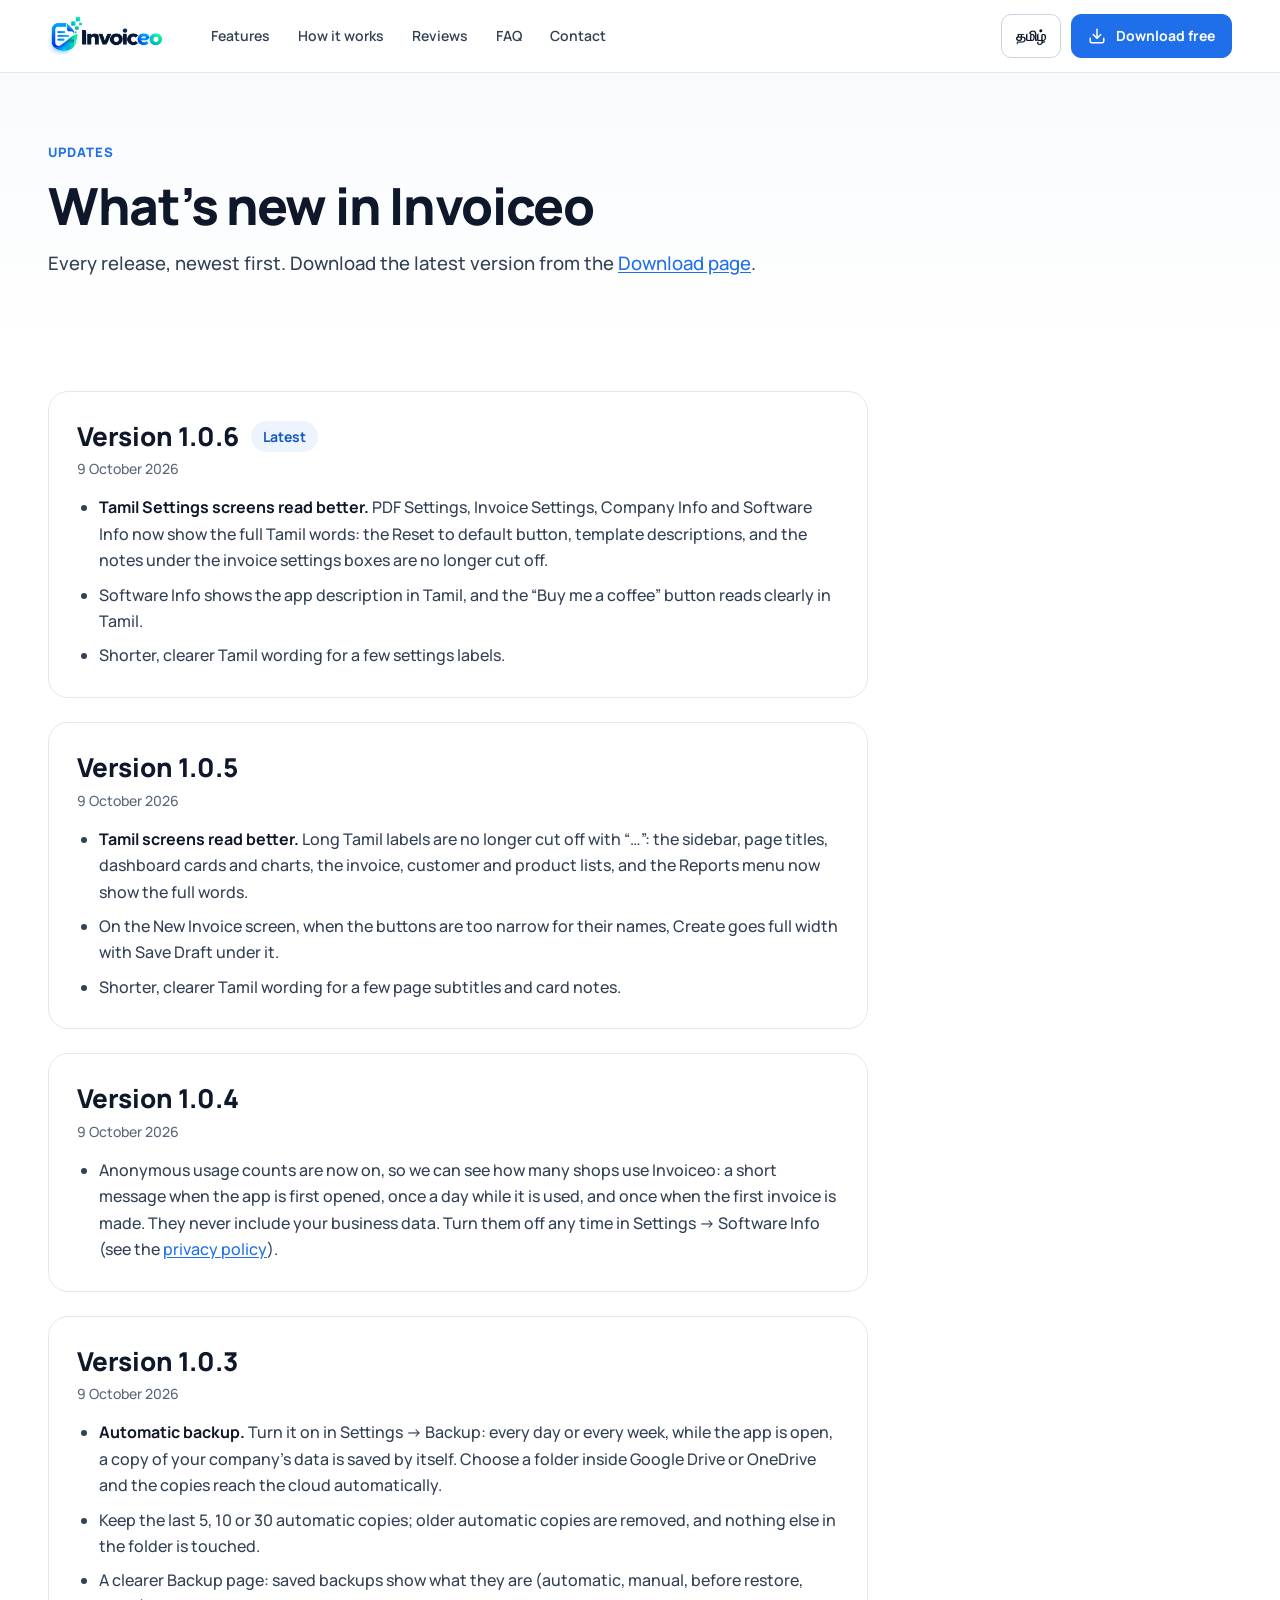
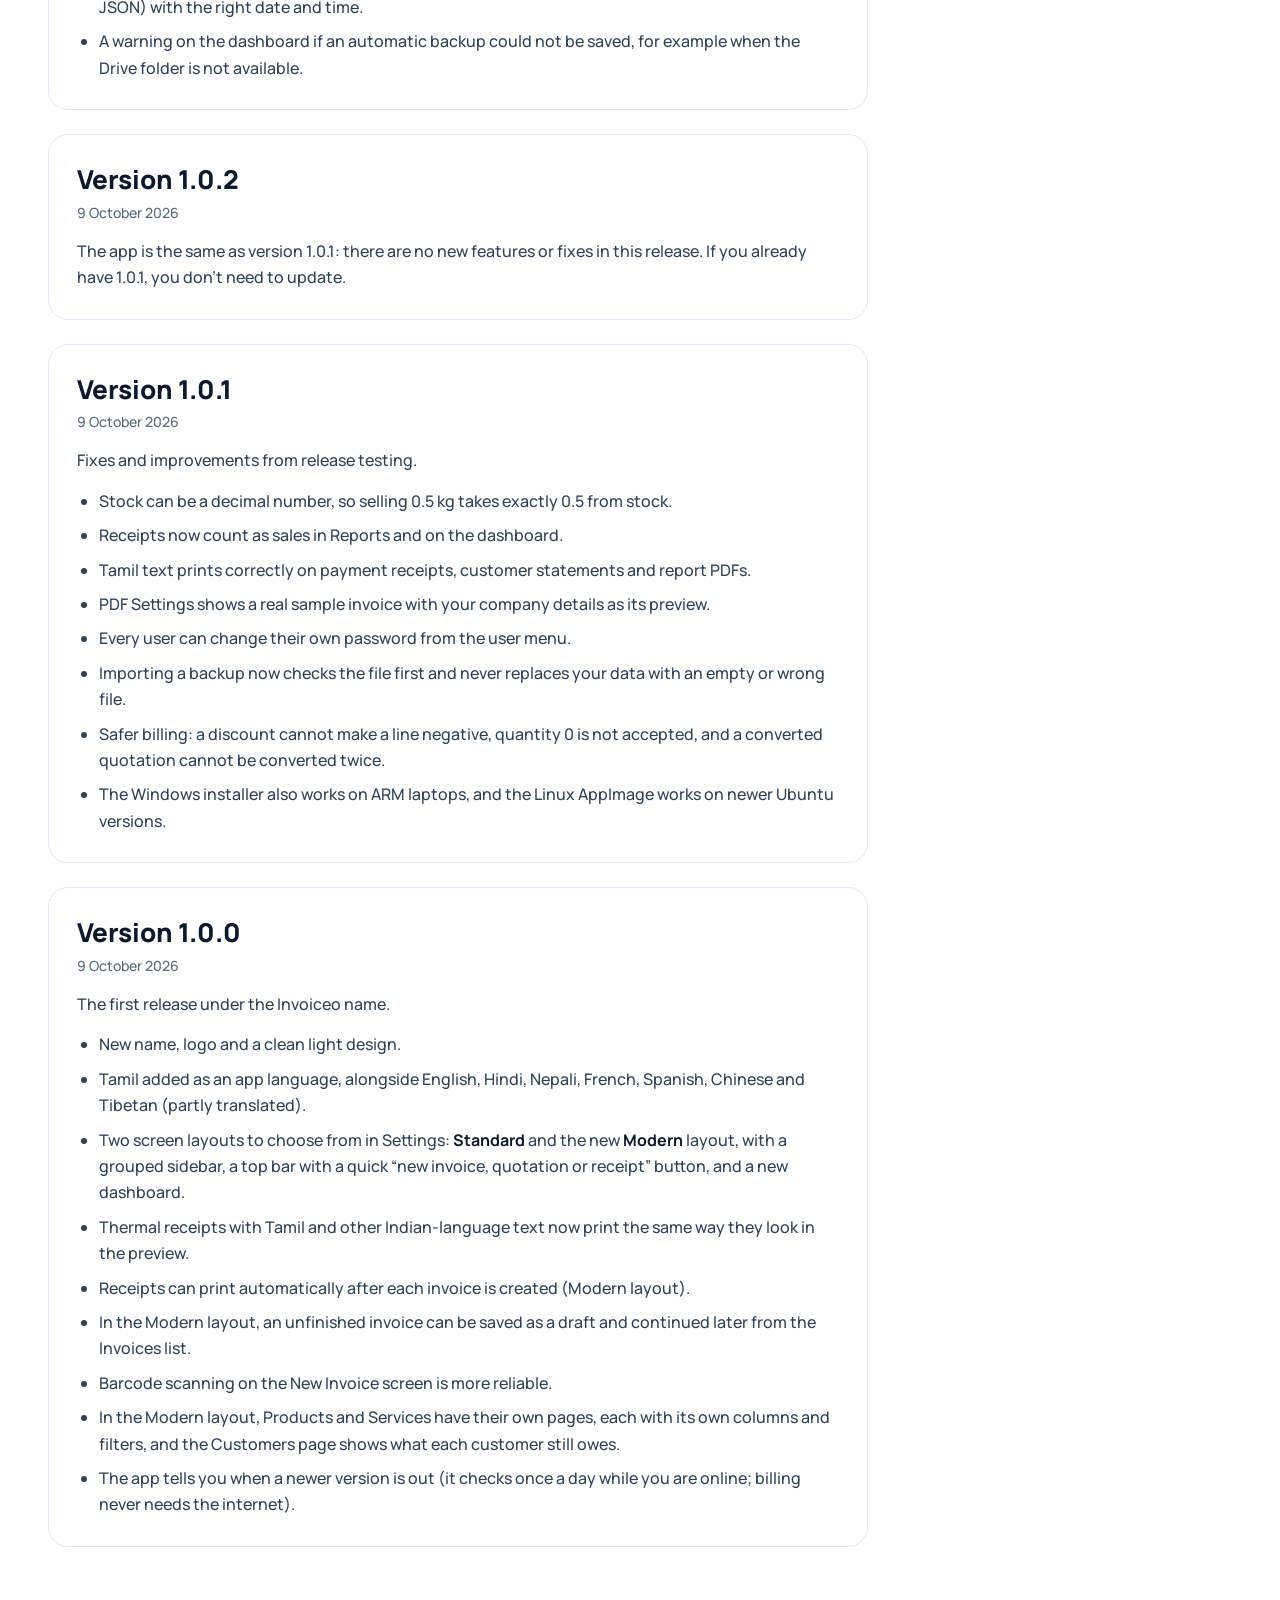
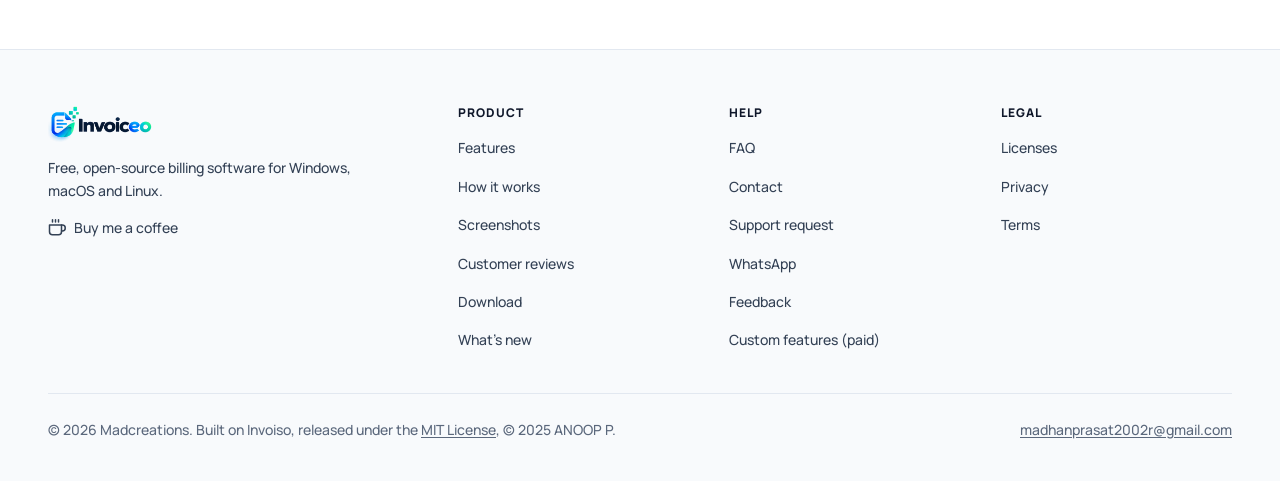
<file: changelog.html>
<!doctype html>
<html lang="en">
<head>
  <meta charset="utf-8">
  <meta name="viewport" content="width=device-width, initial-scale=1">
  <meta name="color-scheme" content="light">
  <meta name="theme-color" content="#ffffff">
  <title>What’s new — Invoiceo</title>
  <meta name="description" content="Release notes for Invoiceo: what changed in each version.">
  <link rel="canonical" href="https://invoiceo.in/changelog.html">
  <meta property="og:type" content="website">
  <meta property="og:site_name" content="Invoiceo">
  <meta property="og:locale" content="en_IN">
  <meta property="og:title" content="What’s new — Invoiceo">
  <meta property="og:description" content="Release notes for Invoiceo: what changed in each version.">
  <meta property="og:url" content="https://invoiceo.in/changelog.html">
  <meta property="og:image" content="https://invoiceo.in/assets/images/og-image.png">
  <meta name="twitter:card" content="summary_large_image">
  <link rel="icon" href="favicon.ico" sizes="any">
  <link rel="icon" type="image/png" sizes="32x32" href="assets/images/favicon-32.png">
  <link rel="apple-touch-icon" href="assets/images/apple-touch-icon.png">
  <link rel="manifest" href="site.webmanifest">
  <link rel="preconnect" href="https://fonts.googleapis.com">
  <link rel="preconnect" href="https://fonts.gstatic.com" crossorigin>
  <link rel="stylesheet" href="https://fonts.googleapis.com/css2?family=Manrope:wght@400..800&amp;display=swap">
  <link rel="stylesheet" href="assets/css/site.css?v=5d3519de44">
</head>
<body>
<a class="skip-link" href="#main">Skip to content</a>
<header class="site-header">
  <div class="wrap">
    <a class="brand" href="index.html" aria-label="Invoiceo home"><img src="assets/images/logo.png" alt="Invoiceo" width="196" height="68"></a>
    <nav class="nav" aria-label="Main"><a href="index.html#features">Features</a><a href="index.html#how-it-works">How it works</a><a href="reviews.html">Reviews</a><a href="faq.html">FAQ</a><a href="contact.html">Contact</a></nav>
    <div class="header-actions">
      <a class="lang-switch" href="ta.html" hreflang="ta" lang="ta" title="தமிழில் படிக்க">தமிழ்</a>
      <a class="btn btn-primary header-cta" href="download.html"><svg width="24" height="24" viewBox="0 0 24 24" fill="none" stroke="currentColor" stroke-width="2" stroke-linecap="round" stroke-linejoin="round" aria-hidden="true" focusable="false"><path d="M21 15v4a2 2 0 0 1-2 2H5a2 2 0 0 1-2-2v-4"/><polyline points="7 10 12 15 17 10"/><line x1="12" y1="15" x2="12" y2="3"/></svg><span>Download free</span></a>
      <button class="menu-toggle" type="button" aria-controls="site-nav" aria-expanded="false" aria-label="Menu"><svg width="24" height="24" viewBox="0 0 24 24" fill="none" stroke="currentColor" stroke-width="2" stroke-linecap="round" stroke-linejoin="round" aria-hidden="true" focusable="false"><line x1="3" y1="12" x2="21" y2="12"/><line x1="3" y1="6" x2="21" y2="6"/><line x1="3" y1="18" x2="21" y2="18"/></svg></button>
    </div>
    <nav class="mobile-nav" id="site-nav" aria-label="Main menu"><a href="index.html#features">Features</a><a href="index.html#how-it-works">How it works</a><a href="reviews.html">Reviews</a><a href="faq.html">FAQ</a><a href="contact.html">Contact</a><a href="index.html#screenshots">Screenshots</a><a href="changelog.html" aria-current="page">What’s new</a><a class="btn btn-primary btn-lg btn-block" href="download.html"><svg width="24" height="24" viewBox="0 0 24 24" fill="none" stroke="currentColor" stroke-width="2" stroke-linecap="round" stroke-linejoin="round" aria-hidden="true" focusable="false"><path d="M21 15v4a2 2 0 0 1-2 2H5a2 2 0 0 1-2-2v-4"/><polyline points="7 10 12 15 17 10"/><line x1="12" y1="15" x2="12" y2="3"/></svg><span>Download free</span></a></nav>
  </div>
</header>
<main id="main">
<section class="page-head">
  <div class="wrap">
    <p class="eyebrow">Updates</p>
    <h1>What’s new in Invoiceo</h1>
    <p class="lead">Every release, newest first. Download the latest version from the <a href="download.html">Download page</a>.</p>
  </div>
</section>

<section class="page-body">
  <div class="wrap measure">
    <article class="release" id="v1.0.6">
      <h2>Version 1.0.6 <span class="badge badge-brand"><span>Latest</span></span></h2>
      <p class="date">9 October 2026</p>
      <ul>
        <li><b>Tamil Settings screens read better.</b> PDF Settings, Invoice Settings, Company Info and Software Info now show the full Tamil words: the Reset to default button, template descriptions, and the notes under the invoice settings boxes are no longer cut off.</li>
        <li>Software Info shows the app description in Tamil, and the “Buy me a coffee” button reads clearly in Tamil.</li>
        <li>Shorter, clearer Tamil wording for a few settings labels.</li>
      </ul>
    </article>
    <article class="release" id="v1.0.5">
      <h2>Version 1.0.5</h2>
      <p class="date">9 October 2026</p>
      <ul>
        <li><b>Tamil screens read better.</b> Long Tamil labels are no longer cut off with “…”: the sidebar, page titles, dashboard cards and charts, the invoice, customer and product lists, and the Reports menu now show the full words.</li>
        <li>On the New Invoice screen, when the buttons are too narrow for their names, Create goes full width with Save Draft under it.</li>
        <li>Shorter, clearer Tamil wording for a few page subtitles and card notes.</li>
      </ul>
    </article>
    <article class="release" id="v1.0.4">
      <h2>Version 1.0.4</h2>
      <p class="date">9 October 2026</p>
      <ul>
        <li>Anonymous usage counts are now on, so we can see how many shops use Invoiceo: a short message when the app is first opened, once a day while it is used, and once when the first invoice is made. They never include your business data. Turn them off any time in Settings → Software Info (see the <a href="privacy.html">privacy policy</a>).</li>
      </ul>
    </article>
    <article class="release" id="v1.0.3">
      <h2>Version 1.0.3</h2>
      <p class="date">9 October 2026</p>
      <ul>
        <li><b>Automatic backup.</b> Turn it on in Settings → Backup: every day or every week, while the app is open, a copy of your company’s data is saved by itself. Choose a folder inside Google Drive or OneDrive and the copies reach the cloud automatically.</li>
        <li>Keep the last 5, 10 or 30 automatic copies; older automatic copies are removed, and nothing else in the folder is touched.</li>
        <li>A clearer Backup page: saved backups show what they are (automatic, manual, before restore, JSON) with the right date and time.</li>
        <li>A warning on the dashboard if an automatic backup could not be saved, for example when the Drive folder is not available.</li>
      </ul>
    </article>
    <article class="release" id="v1.0.2">
      <h2>Version 1.0.2</h2>
      <p class="date">9 October 2026</p>
      <p>The app is the same as version 1.0.1: there are no new features or fixes in this release. If you already have 1.0.1, you don’t need to update.</p>
    </article>
    <article class="release" id="v1.0.1">
      <h2>Version 1.0.1</h2>
      <p class="date">9 October 2026</p>
      <p>Fixes and improvements from release testing.</p>
      <ul>
        <li>Stock can be a decimal number, so selling 0.5 kg takes exactly 0.5 from stock.</li>
        <li>Receipts now count as sales in Reports and on the dashboard.</li>
        <li>Tamil text prints correctly on payment receipts, customer statements and report PDFs.</li>
        <li>PDF Settings shows a real sample invoice with your company details as its preview.</li>
        <li>Every user can change their own password from the user menu.</li>
        <li>Importing a backup now checks the file first and never replaces your data with an empty or wrong file.</li>
        <li>Safer billing: a discount cannot make a line negative, quantity 0 is not accepted, and a converted quotation cannot be converted twice.</li>
        <li>The Windows installer also works on ARM laptops, and the Linux AppImage works on newer Ubuntu versions.</li>
      </ul>
    </article>
    <article class="release" id="v1.0.0">
      <h2>Version 1.0.0</h2>
      <p class="date">9 October 2026</p>
      <p>The first release under the Invoiceo name.</p>
      <ul>
        <li>New name, logo and a clean light design.</li>
        <li>Tamil added as an app language, alongside English, Hindi, Nepali, French, Spanish, Chinese and Tibetan (partly translated).</li>
        <li>Two screen layouts to choose from in Settings: <b>Standard</b> and the new <b>Modern</b> layout, with a grouped sidebar, a top bar with a quick “new invoice, quotation or receipt” button, and a new dashboard.</li>
        <li>Thermal receipts with Tamil and other Indian-language text now print the same way they look in the preview.</li>
        <li>Receipts can print automatically after each invoice is created (Modern layout).</li>
        <li>In the Modern layout, an unfinished invoice can be saved as a draft and continued later from the Invoices list.</li>
        <li>Barcode scanning on the New Invoice screen is more reliable.</li>
        <li>In the Modern layout, Products and Services have their own pages, each with its own columns and filters, and the Customers page shows what each customer still owes.</li>
        <li>The app tells you when a newer version is out (it checks once a day while you are online; billing never needs the internet).</li>
      </ul>
    </article>
  </div>
</section>
</main>
<footer class="site-footer">
  <div class="wrap">
    <div class="foot">
      <div class="foot-brand">
        <img src="assets/images/logo.png" alt="Invoiceo" width="196" height="68" loading="lazy">
        <p>Free, open-source billing software for Windows, macOS and Linux.</p>
        <a class="coffee" href="https://buymeacoffee.com/madcreations" target="_blank" rel="noopener"><svg width="24" height="24" viewBox="0 0 24 24" fill="none" stroke="currentColor" stroke-width="2" stroke-linecap="round" stroke-linejoin="round" aria-hidden="true" focusable="false"><path d="M18 8h1a4 4 0 0 1 0 8h-1"/><path d="M2 8h16v9a4 4 0 0 1-4 4H6a4 4 0 0 1-4-4V8z"/><line x1="6" y1="1" x2="6" y2="4"/><line x1="10" y1="1" x2="10" y2="4"/><line x1="14" y1="1" x2="14" y2="4"/></svg>Buy me a coffee</a>
      </div>
      <div><h2>Product</h2><ul><li><a href="index.html#features">Features</a></li><li><a href="index.html#how-it-works">How it works</a></li><li><a href="index.html#screenshots">Screenshots</a></li><li><a href="reviews.html">Customer reviews</a></li><li><a href="download.html">Download</a></li><li><a href="changelog.html">What’s new</a></li></ul></div>
      <div><h2>Help</h2><ul><li><a href="faq.html">FAQ</a></li><li><a href="contact.html">Contact</a></li><li data-block><a data-href="forms.support" data-hide-empty target="_blank" rel="noopener">Support request</a></li><li data-block><a data-whatsapp target="_blank" rel="noopener">WhatsApp</a></li><li data-block><a data-href="forms.feedback" data-hide-empty target="_blank" rel="noopener">Feedback</a></li><li><a href="customization.html">Custom features (paid)</a></li></ul></div>
      <div><h2>Legal</h2><ul><li><a href="licenses.html">Licenses</a></li><li><a href="privacy.html">Privacy</a></li><li><a href="terms.html">Terms</a></li></ul></div>
    </div>
    <div class="foot-bottom">
      <span>© <span data-year>2026</span> Madcreations. Built on Invoiso, released under the <a href="licenses.html">MIT License</a>, © 2025 ANOOP P.</span>
      <a href="mailto:madhanprasat2002r@gmail.com">madhanprasat2002r@gmail.com</a>
    </div>
  </div>
</footer>
<script src="assets/js/config.js?v=5711cc85d9"></script>
<script src="assets/js/site.js?v=7aa2aa91ef"></script>
</body>
</html>
</file>
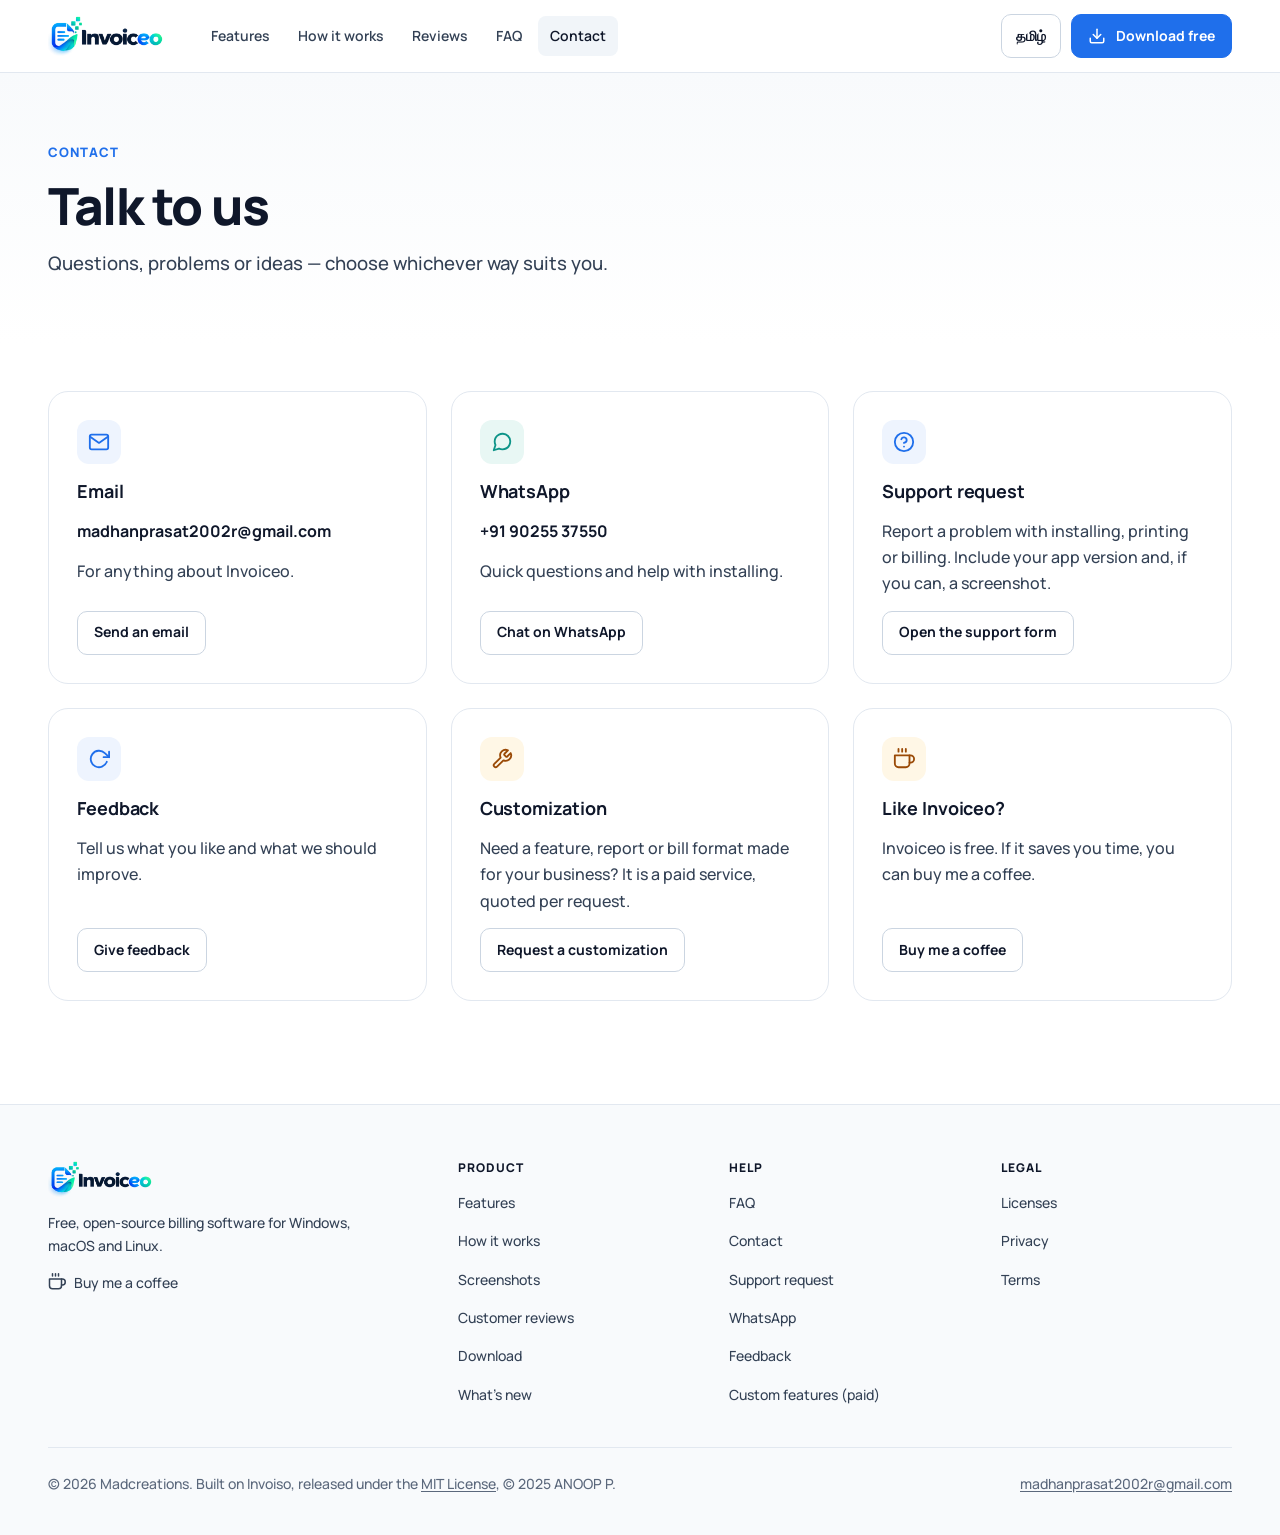
<file: contact.html>
<!doctype html>
<html lang="en">
<head>
  <meta charset="utf-8">
  <meta name="viewport" content="width=device-width, initial-scale=1">
  <meta name="color-scheme" content="light">
  <meta name="theme-color" content="#ffffff">
  <title>Contact — Invoiceo</title>
  <meta name="description" content="Contact Madcreations about Invoiceo: email, WhatsApp, support requests and paid customization.">
  <link rel="canonical" href="https://invoiceo.in/contact.html">
  <meta property="og:type" content="website">
  <meta property="og:site_name" content="Invoiceo">
  <meta property="og:locale" content="en_IN">
  <meta property="og:title" content="Contact — Invoiceo">
  <meta property="og:description" content="Contact Madcreations about Invoiceo: email, WhatsApp, support requests and paid customization.">
  <meta property="og:url" content="https://invoiceo.in/contact.html">
  <meta property="og:image" content="https://invoiceo.in/assets/images/og-image.png">
  <meta name="twitter:card" content="summary_large_image">
  <link rel="icon" href="favicon.ico" sizes="any">
  <link rel="icon" type="image/png" sizes="32x32" href="assets/images/favicon-32.png">
  <link rel="apple-touch-icon" href="assets/images/apple-touch-icon.png">
  <link rel="manifest" href="site.webmanifest">
  <link rel="preconnect" href="https://fonts.googleapis.com">
  <link rel="preconnect" href="https://fonts.gstatic.com" crossorigin>
  <link rel="stylesheet" href="https://fonts.googleapis.com/css2?family=Manrope:wght@400..800&amp;display=swap">
  <link rel="stylesheet" href="assets/css/site.css?v=5d3519de44">
</head>
<body>
<a class="skip-link" href="#main">Skip to content</a>
<header class="site-header">
  <div class="wrap">
    <a class="brand" href="index.html" aria-label="Invoiceo home"><img src="assets/images/logo.png" alt="Invoiceo" width="196" height="68"></a>
    <nav class="nav" aria-label="Main"><a href="index.html#features">Features</a><a href="index.html#how-it-works">How it works</a><a href="reviews.html">Reviews</a><a href="faq.html">FAQ</a><a href="contact.html" aria-current="page">Contact</a></nav>
    <div class="header-actions">
      <a class="lang-switch" href="ta.html" hreflang="ta" lang="ta" title="தமிழில் படிக்க">தமிழ்</a>
      <a class="btn btn-primary header-cta" href="download.html"><svg width="24" height="24" viewBox="0 0 24 24" fill="none" stroke="currentColor" stroke-width="2" stroke-linecap="round" stroke-linejoin="round" aria-hidden="true" focusable="false"><path d="M21 15v4a2 2 0 0 1-2 2H5a2 2 0 0 1-2-2v-4"/><polyline points="7 10 12 15 17 10"/><line x1="12" y1="15" x2="12" y2="3"/></svg><span>Download free</span></a>
      <button class="menu-toggle" type="button" aria-controls="site-nav" aria-expanded="false" aria-label="Menu"><svg width="24" height="24" viewBox="0 0 24 24" fill="none" stroke="currentColor" stroke-width="2" stroke-linecap="round" stroke-linejoin="round" aria-hidden="true" focusable="false"><line x1="3" y1="12" x2="21" y2="12"/><line x1="3" y1="6" x2="21" y2="6"/><line x1="3" y1="18" x2="21" y2="18"/></svg></button>
    </div>
    <nav class="mobile-nav" id="site-nav" aria-label="Main menu"><a href="index.html#features">Features</a><a href="index.html#how-it-works">How it works</a><a href="reviews.html">Reviews</a><a href="faq.html">FAQ</a><a href="contact.html" aria-current="page">Contact</a><a href="index.html#screenshots">Screenshots</a><a href="changelog.html">What’s new</a><a class="btn btn-primary btn-lg btn-block" href="download.html"><svg width="24" height="24" viewBox="0 0 24 24" fill="none" stroke="currentColor" stroke-width="2" stroke-linecap="round" stroke-linejoin="round" aria-hidden="true" focusable="false"><path d="M21 15v4a2 2 0 0 1-2 2H5a2 2 0 0 1-2-2v-4"/><polyline points="7 10 12 15 17 10"/><line x1="12" y1="15" x2="12" y2="3"/></svg><span>Download free</span></a></nav>
  </div>
</header>
<main id="main">
<section class="page-head">
  <div class="wrap">
    <p class="eyebrow">Contact</p>
    <h1>Talk to us</h1>
    <p class="lead">Questions, problems or ideas — choose whichever way suits you.</p>
  </div>
</section>

<section class="page-body">
  <div class="wrap">
    <div class="grid-auto">
      <div class="card contact-card"><span class="tile"><svg width="24" height="24" viewBox="0 0 24 24" fill="none" stroke="currentColor" stroke-width="2" stroke-linecap="round" stroke-linejoin="round" aria-hidden="true" focusable="false"><path d="M4 4h16c1.1 0 2 .9 2 2v12c0 1.1-.9 2-2 2H4c-1.1 0-2-.9-2-2V6c0-1.1.9-2 2-2z"/><polyline points="22,6 12,13 2,6"/></svg></span><h2 class="h4">Email</h2><p class="value">madhanprasat2002r@gmail.com</p><p>For anything about Invoiceo.</p><a class="btn btn-secondary" href="mailto:madhanprasat2002r@gmail.com"><span>Send an email</span></a></div>
      <div class="card contact-card" data-block><span class="tile tile-teal"><svg width="24" height="24" viewBox="0 0 24 24" fill="none" stroke="currentColor" stroke-width="2" stroke-linecap="round" stroke-linejoin="round" aria-hidden="true" focusable="false"><path d="M21 11.5a8.38 8.38 0 0 1-.9 3.8 8.5 8.5 0 0 1-7.6 4.7 8.38 8.38 0 0 1-3.8-.9L3 21l1.9-5.7a8.38 8.38 0 0 1-.9-3.8 8.5 8.5 0 0 1 4.7-7.6 8.38 8.38 0 0 1 3.8-.9h.5a8.48 8.48 0 0 1 8 8v.5z"/></svg></span><h2 class="h4">WhatsApp</h2><p class="value"><span data-whatsapp-number></span></p><p>Quick questions and help with installing.</p><a class="btn btn-secondary" href="#" data-whatsapp target="_blank" rel="noopener"><span>Chat on WhatsApp</span></a></div>
      <div class="card contact-card"><span class="tile"><svg width="24" height="24" viewBox="0 0 24 24" fill="none" stroke="currentColor" stroke-width="2" stroke-linecap="round" stroke-linejoin="round" aria-hidden="true" focusable="false"><circle cx="12" cy="12" r="10"/><path d="M9.09 9a3 3 0 0 1 5.83 1c0 2-3 3-3 3"/><line x1="12" y1="17" x2="12.01" y2="17"/></svg></span><h2 class="h4">Support request</h2><p>Report a problem with installing, printing or billing. Include your app version and, if you can, a screenshot.</p><a class="btn btn-secondary" href="#" data-href="forms.support" target="_blank" rel="noopener"><span>Open the support form</span></a></div>
      <div class="card contact-card" data-block><span class="tile"><svg width="24" height="24" viewBox="0 0 24 24" fill="none" stroke="currentColor" stroke-width="2" stroke-linecap="round" stroke-linejoin="round" aria-hidden="true" focusable="false"><polyline points="23 4 23 10 17 10"/><path d="M20.49 15a9 9 0 1 1-2.12-9.36L23 10"/></svg></span><h2 class="h4">Feedback</h2><p>Tell us what you like and what we should improve.</p><a class="btn btn-secondary" href="#" data-href="forms.feedback" data-hide-empty target="_blank" rel="noopener"><span>Give feedback</span></a></div>
      <div class="card contact-card"><span class="tile tile-note"><svg width="24" height="24" viewBox="0 0 24 24" fill="none" stroke="currentColor" stroke-width="2" stroke-linecap="round" stroke-linejoin="round" aria-hidden="true" focusable="false"><path d="M14.7 6.3a1 1 0 0 0 0 1.4l1.6 1.6a1 1 0 0 0 1.4 0l3.77-3.77a6 6 0 0 1-7.94 7.94l-6.91 6.91a2.12 2.12 0 0 1-3-3l6.91-6.91a6 6 0 0 1 7.94-7.94l-3.76 3.76z"/></svg></span><h2 class="h4">Customization</h2><p>Need a feature, report or bill format made for your business? It is a paid service, quoted per request.</p><a class="btn btn-secondary" href="customization.html"><span>Request a customization</span></a></div>
      <div class="card contact-card"><span class="tile tile-note"><svg width="24" height="24" viewBox="0 0 24 24" fill="none" stroke="currentColor" stroke-width="2" stroke-linecap="round" stroke-linejoin="round" aria-hidden="true" focusable="false"><path d="M18 8h1a4 4 0 0 1 0 8h-1"/><path d="M2 8h16v9a4 4 0 0 1-4 4H6a4 4 0 0 1-4-4V8z"/><line x1="6" y1="1" x2="6" y2="4"/><line x1="10" y1="1" x2="10" y2="4"/><line x1="14" y1="1" x2="14" y2="4"/></svg></span><h2 class="h4">Like Invoiceo?</h2><p>Invoiceo is free. If it saves you time, you can buy me a coffee.</p><a class="btn btn-secondary" href="https://buymeacoffee.com/madcreations" target="_blank" rel="noopener"><span>Buy me a coffee</span></a></div>
    </div>
  </div>
</section>
</main>
<footer class="site-footer">
  <div class="wrap">
    <div class="foot">
      <div class="foot-brand">
        <img src="assets/images/logo.png" alt="Invoiceo" width="196" height="68" loading="lazy">
        <p>Free, open-source billing software for Windows, macOS and Linux.</p>
        <a class="coffee" href="https://buymeacoffee.com/madcreations" target="_blank" rel="noopener"><svg width="24" height="24" viewBox="0 0 24 24" fill="none" stroke="currentColor" stroke-width="2" stroke-linecap="round" stroke-linejoin="round" aria-hidden="true" focusable="false"><path d="M18 8h1a4 4 0 0 1 0 8h-1"/><path d="M2 8h16v9a4 4 0 0 1-4 4H6a4 4 0 0 1-4-4V8z"/><line x1="6" y1="1" x2="6" y2="4"/><line x1="10" y1="1" x2="10" y2="4"/><line x1="14" y1="1" x2="14" y2="4"/></svg>Buy me a coffee</a>
      </div>
      <div><h2>Product</h2><ul><li><a href="index.html#features">Features</a></li><li><a href="index.html#how-it-works">How it works</a></li><li><a href="index.html#screenshots">Screenshots</a></li><li><a href="reviews.html">Customer reviews</a></li><li><a href="download.html">Download</a></li><li><a href="changelog.html">What’s new</a></li></ul></div>
      <div><h2>Help</h2><ul><li><a href="faq.html">FAQ</a></li><li><a href="contact.html">Contact</a></li><li data-block><a data-href="forms.support" data-hide-empty target="_blank" rel="noopener">Support request</a></li><li data-block><a data-whatsapp target="_blank" rel="noopener">WhatsApp</a></li><li data-block><a data-href="forms.feedback" data-hide-empty target="_blank" rel="noopener">Feedback</a></li><li><a href="customization.html">Custom features (paid)</a></li></ul></div>
      <div><h2>Legal</h2><ul><li><a href="licenses.html">Licenses</a></li><li><a href="privacy.html">Privacy</a></li><li><a href="terms.html">Terms</a></li></ul></div>
    </div>
    <div class="foot-bottom">
      <span>© <span data-year>2026</span> Madcreations. Built on Invoiso, released under the <a href="licenses.html">MIT License</a>, © 2025 ANOOP P.</span>
      <a href="mailto:madhanprasat2002r@gmail.com">madhanprasat2002r@gmail.com</a>
    </div>
  </div>
</footer>
<script src="assets/js/config.js?v=5711cc85d9"></script>
<script src="assets/js/site.js?v=7aa2aa91ef"></script>
</body>
</html>
</file>
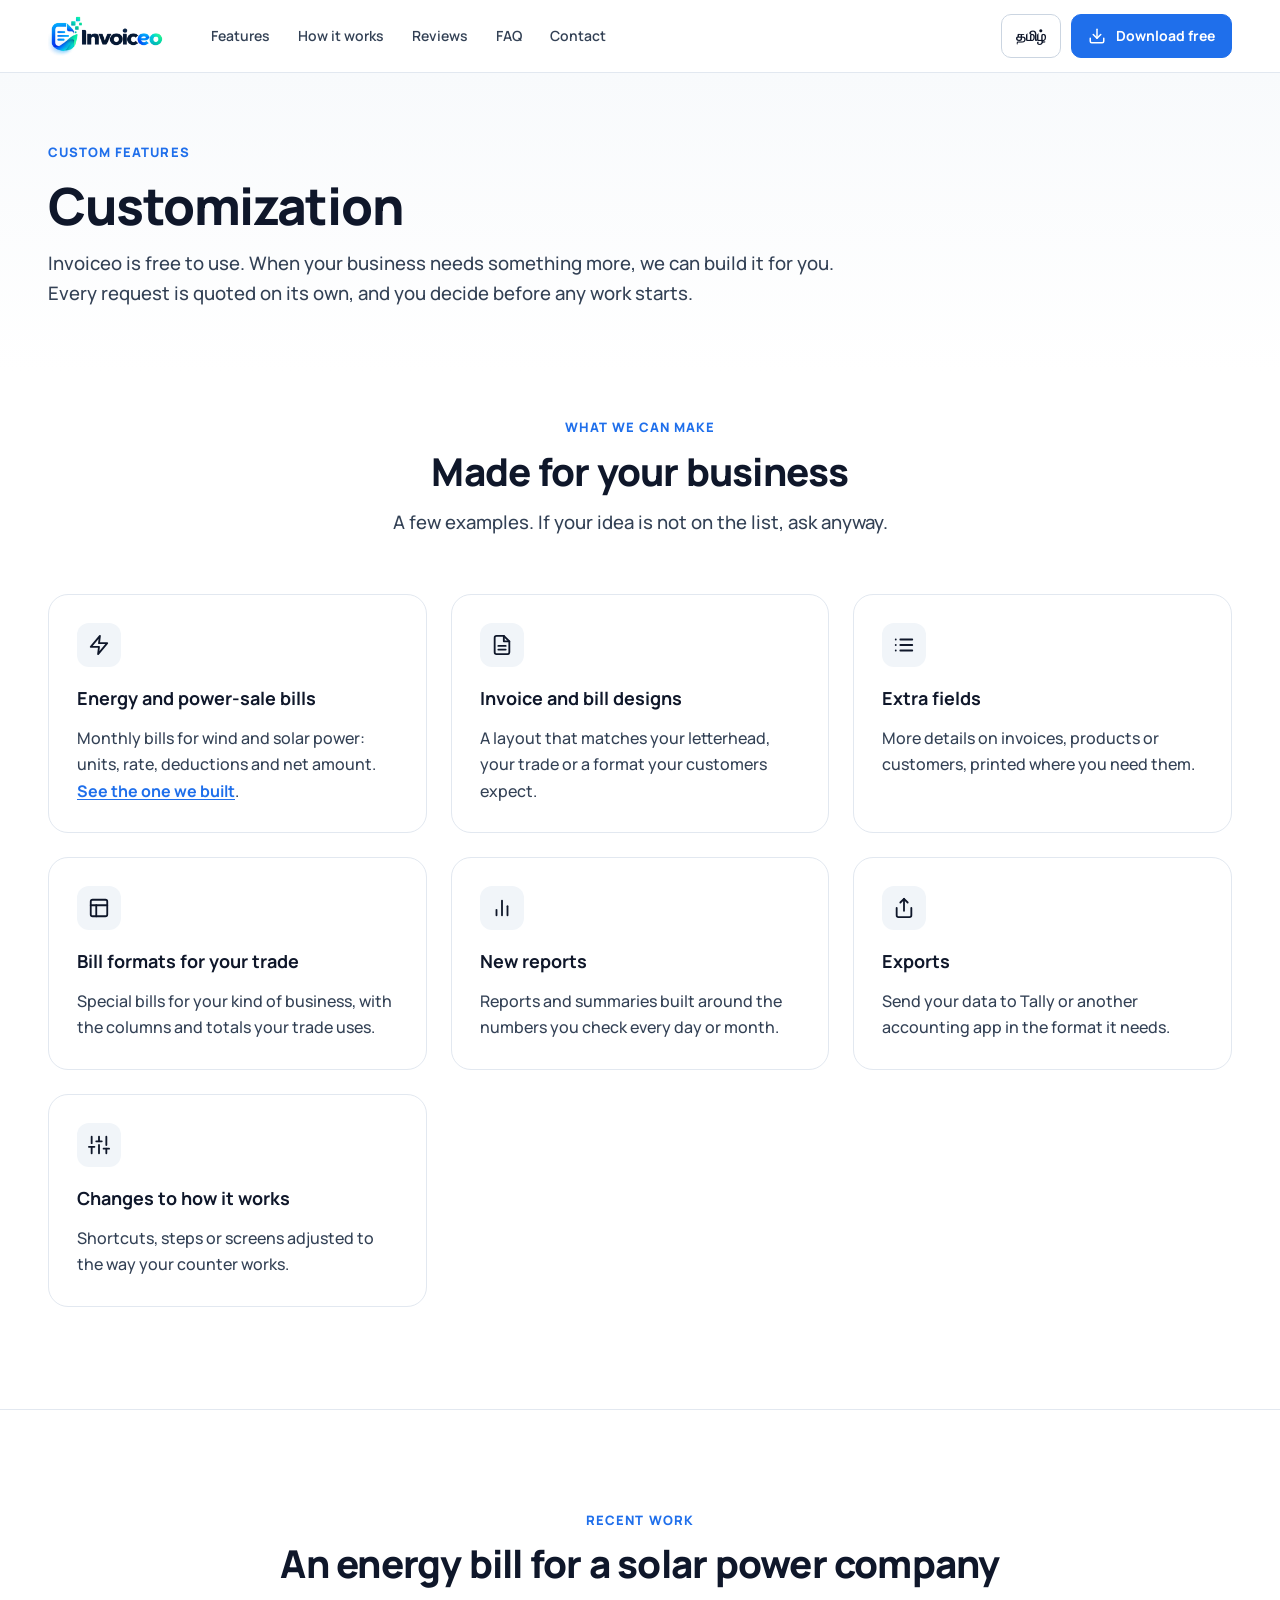
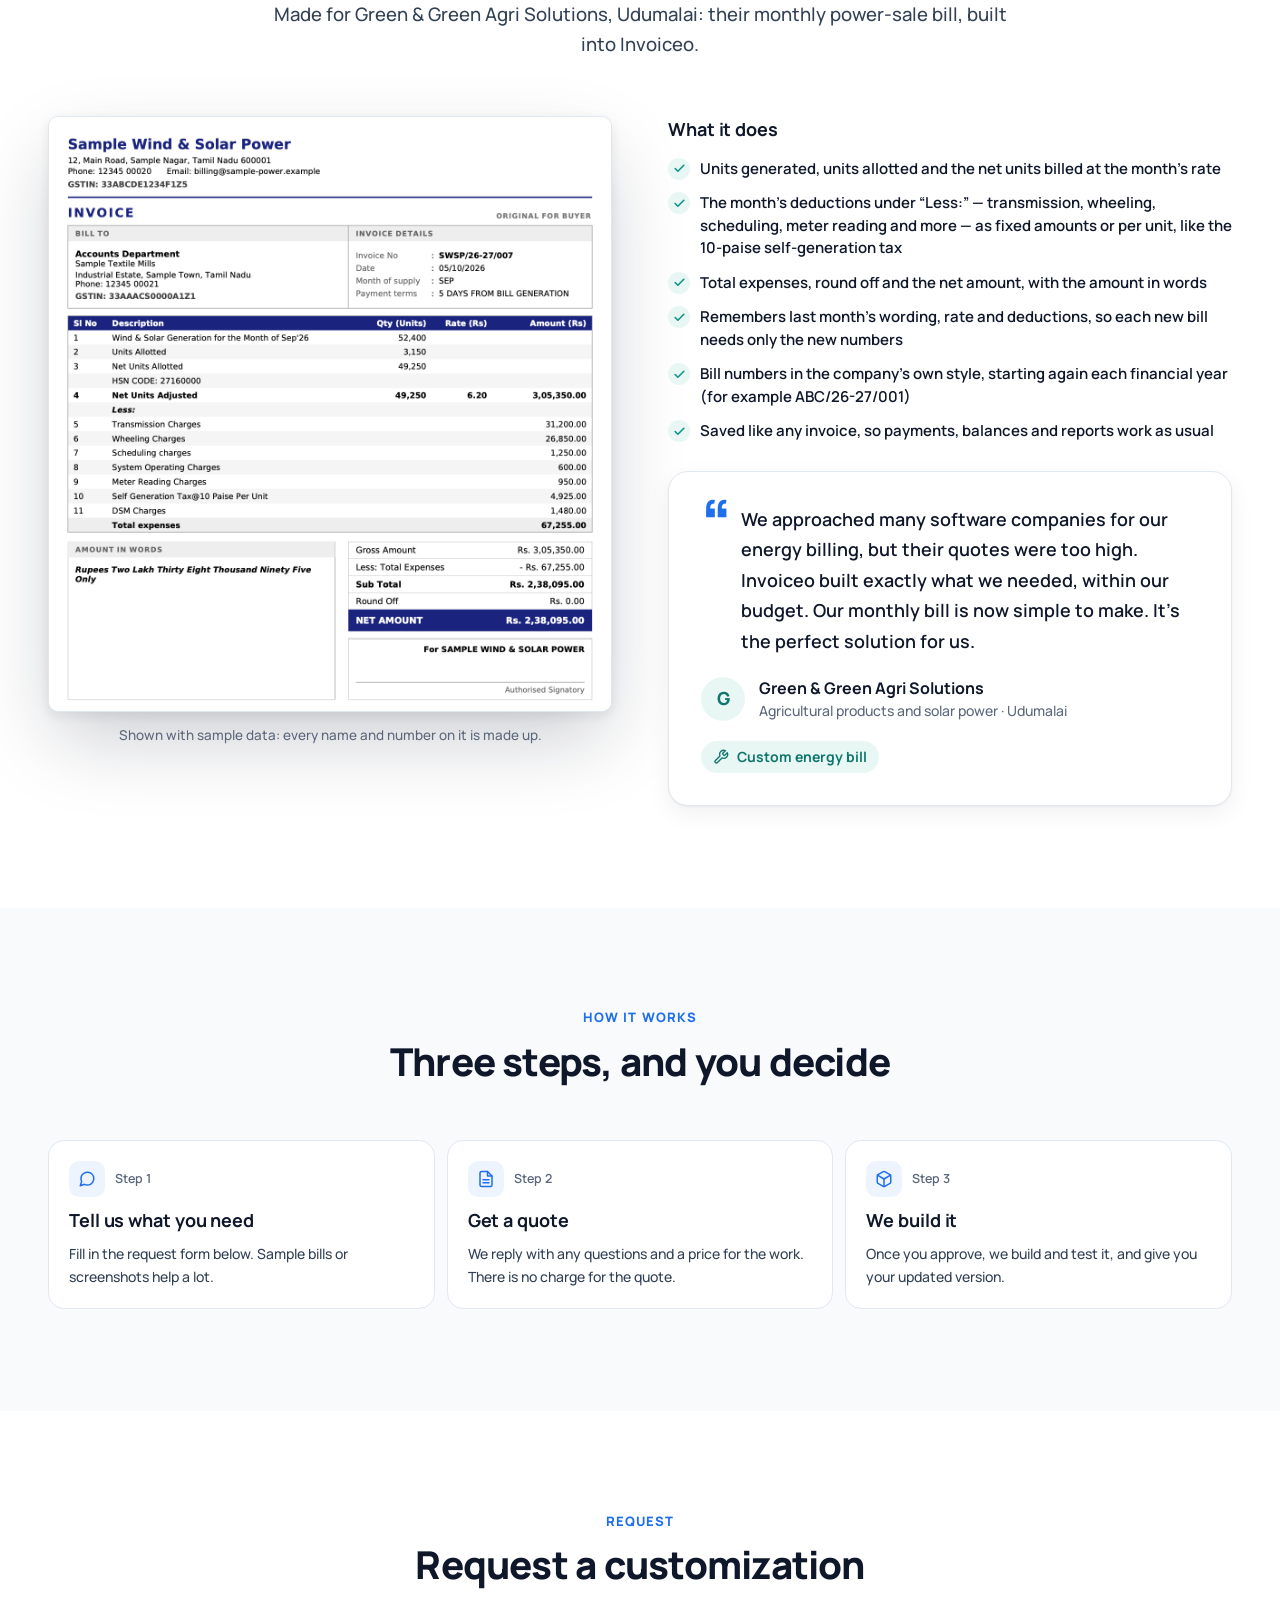
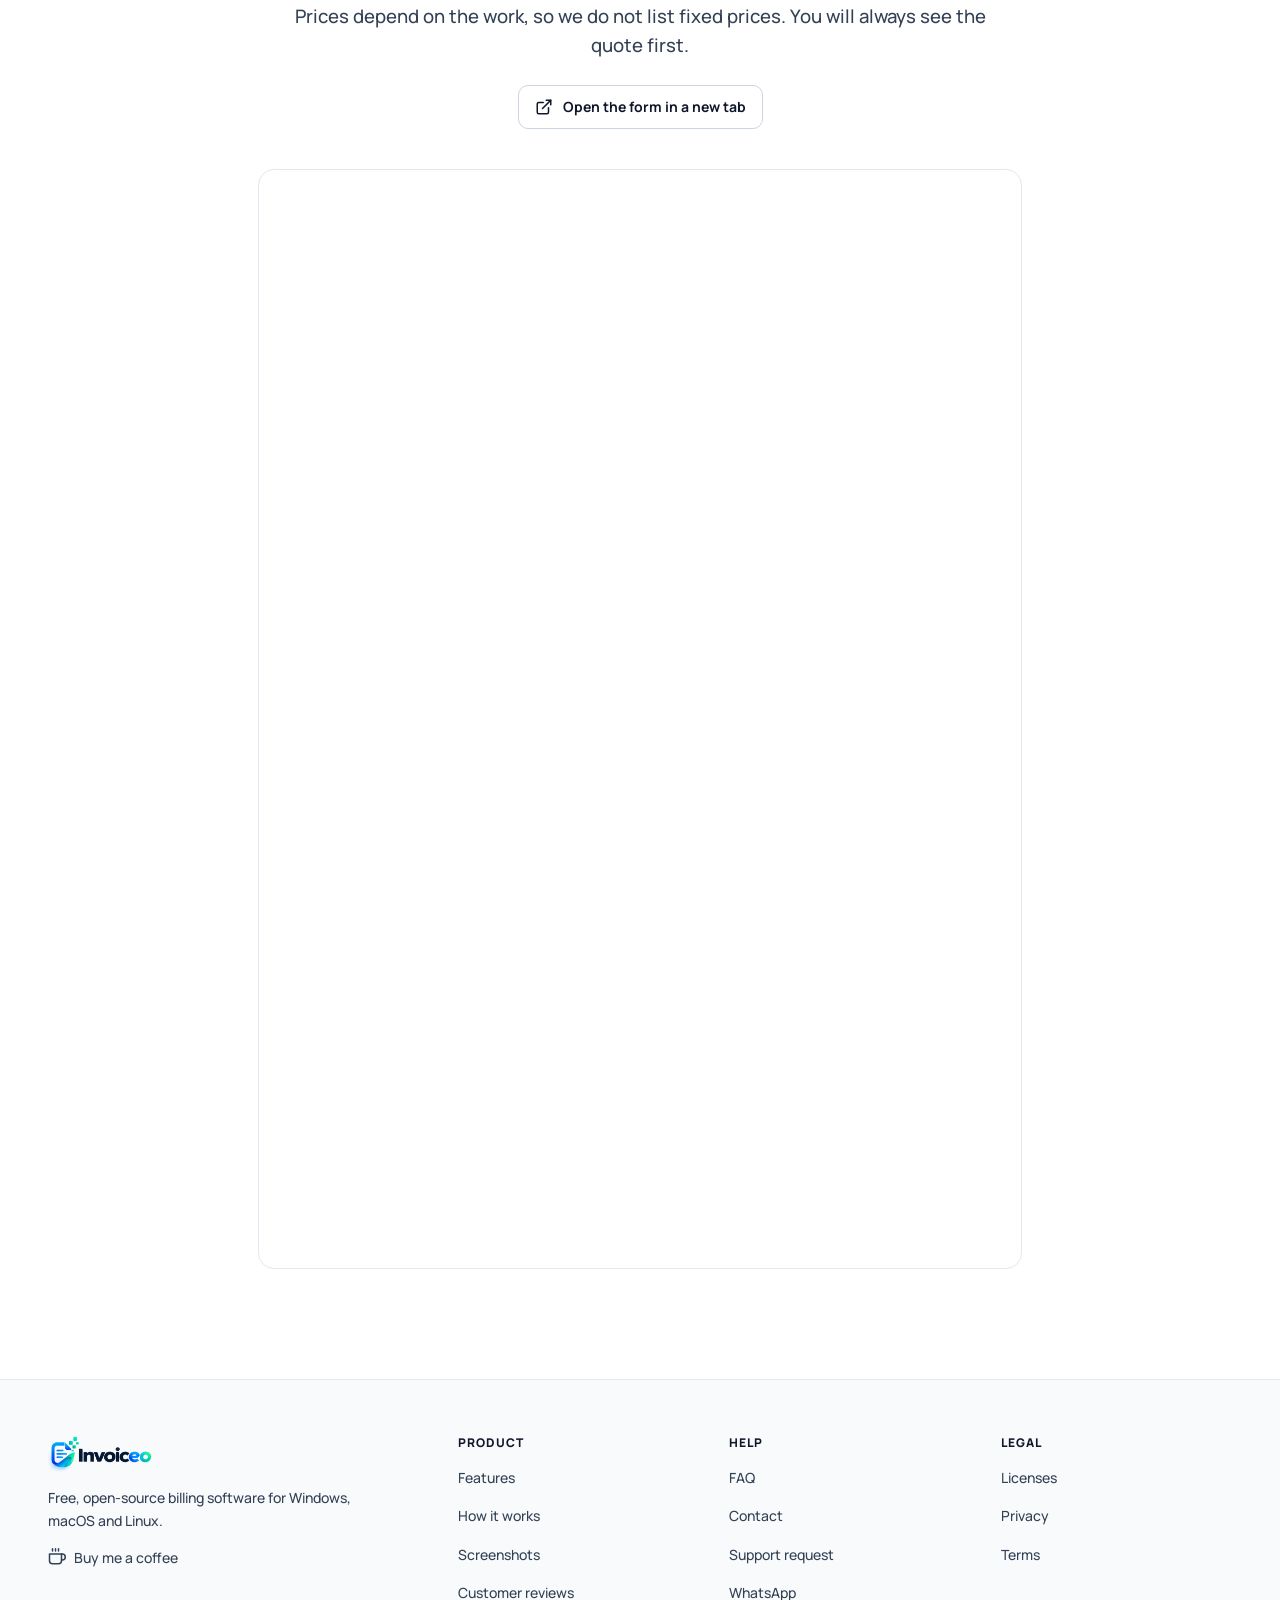
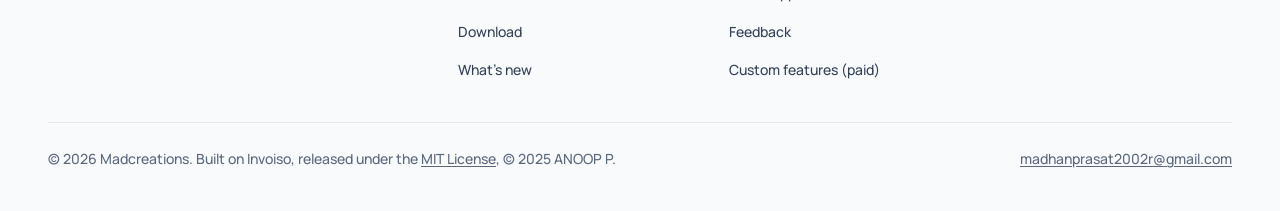
<file: customization.html>
<!doctype html>
<html lang="en">
<head>
  <meta charset="utf-8">
  <meta name="viewport" content="width=device-width, initial-scale=1">
  <meta name="color-scheme" content="light">
  <meta name="theme-color" content="#ffffff">
  <title>Customization — Invoiceo</title>
  <meta name="description" content="Invoiceo is free; extra features, invoice designs, reports and exports for your business are built on request and quoted per job.">
  <link rel="canonical" href="https://invoiceo.in/customization.html">
  <meta property="og:type" content="website">
  <meta property="og:site_name" content="Invoiceo">
  <meta property="og:locale" content="en_IN">
  <meta property="og:title" content="Customization — Invoiceo">
  <meta property="og:description" content="Invoiceo is free; extra features, invoice designs, reports and exports for your business are built on request and quoted per job.">
  <meta property="og:url" content="https://invoiceo.in/customization.html">
  <meta property="og:image" content="https://invoiceo.in/assets/images/og-image.png">
  <meta name="twitter:card" content="summary_large_image">
  <link rel="icon" href="favicon.ico" sizes="any">
  <link rel="icon" type="image/png" sizes="32x32" href="assets/images/favicon-32.png">
  <link rel="apple-touch-icon" href="assets/images/apple-touch-icon.png">
  <link rel="manifest" href="site.webmanifest">
  <link rel="preconnect" href="https://fonts.googleapis.com">
  <link rel="preconnect" href="https://fonts.gstatic.com" crossorigin>
  <link rel="stylesheet" href="https://fonts.googleapis.com/css2?family=Manrope:wght@400..800&amp;display=swap">
  <link rel="stylesheet" href="assets/css/site.css?v=5d3519de44">
</head>
<body>
<a class="skip-link" href="#main">Skip to content</a>
<header class="site-header">
  <div class="wrap">
    <a class="brand" href="index.html" aria-label="Invoiceo home"><img src="assets/images/logo.png" alt="Invoiceo" width="196" height="68"></a>
    <nav class="nav" aria-label="Main"><a href="index.html#features">Features</a><a href="index.html#how-it-works">How it works</a><a href="reviews.html">Reviews</a><a href="faq.html">FAQ</a><a href="contact.html">Contact</a></nav>
    <div class="header-actions">
      <a class="lang-switch" href="ta.html" hreflang="ta" lang="ta" title="தமிழில் படிக்க">தமிழ்</a>
      <a class="btn btn-primary header-cta" href="download.html"><svg width="24" height="24" viewBox="0 0 24 24" fill="none" stroke="currentColor" stroke-width="2" stroke-linecap="round" stroke-linejoin="round" aria-hidden="true" focusable="false"><path d="M21 15v4a2 2 0 0 1-2 2H5a2 2 0 0 1-2-2v-4"/><polyline points="7 10 12 15 17 10"/><line x1="12" y1="15" x2="12" y2="3"/></svg><span>Download free</span></a>
      <button class="menu-toggle" type="button" aria-controls="site-nav" aria-expanded="false" aria-label="Menu"><svg width="24" height="24" viewBox="0 0 24 24" fill="none" stroke="currentColor" stroke-width="2" stroke-linecap="round" stroke-linejoin="round" aria-hidden="true" focusable="false"><line x1="3" y1="12" x2="21" y2="12"/><line x1="3" y1="6" x2="21" y2="6"/><line x1="3" y1="18" x2="21" y2="18"/></svg></button>
    </div>
    <nav class="mobile-nav" id="site-nav" aria-label="Main menu"><a href="index.html#features">Features</a><a href="index.html#how-it-works">How it works</a><a href="reviews.html">Reviews</a><a href="faq.html">FAQ</a><a href="contact.html">Contact</a><a href="index.html#screenshots">Screenshots</a><a href="changelog.html">What’s new</a><a class="btn btn-primary btn-lg btn-block" href="download.html"><svg width="24" height="24" viewBox="0 0 24 24" fill="none" stroke="currentColor" stroke-width="2" stroke-linecap="round" stroke-linejoin="round" aria-hidden="true" focusable="false"><path d="M21 15v4a2 2 0 0 1-2 2H5a2 2 0 0 1-2-2v-4"/><polyline points="7 10 12 15 17 10"/><line x1="12" y1="15" x2="12" y2="3"/></svg><span>Download free</span></a></nav>
  </div>
</header>
<main id="main">
<section class="page-head">
  <div class="wrap">
    <p class="eyebrow">Custom features</p>
    <h1>Customization</h1>
    <p class="lead">Invoiceo is free to use. When your business needs something more, we can build it for you. Every request is quoted on its own, and you decide before any work starts.</p>
  </div>
</section>

<section class="page-body" aria-labelledby="what-title">
  <div class="wrap">
    <div class="section-head"><p class="eyebrow">What we can make</p><h2 id="what-title">Made for your business</h2><p class="lead">A few examples. If your idea is not on the list, ask anyway.</p></div>
    <div class="grid-auto mt-4"><div class="card"><span class="tile tile-neutral"><svg width="24" height="24" viewBox="0 0 24 24" fill="none" stroke="currentColor" stroke-width="2" stroke-linecap="round" stroke-linejoin="round" aria-hidden="true" focusable="false"><polygon points="13 2 3 14 12 14 11 22 21 10 12 10 13 2"/></svg></span><h3>Energy and power-sale bills</h3><p>Monthly bills for wind and solar power: units, rate, deductions and net amount. <a href="#work">See the one we built</a>.</p></div><div class="card"><span class="tile tile-neutral"><svg width="24" height="24" viewBox="0 0 24 24" fill="none" stroke="currentColor" stroke-width="2" stroke-linecap="round" stroke-linejoin="round" aria-hidden="true" focusable="false"><path d="M14 2H6a2 2 0 0 0-2 2v16a2 2 0 0 0 2 2h12a2 2 0 0 0 2-2V8z"/><polyline points="14 2 14 8 20 8"/><line x1="16" y1="13" x2="8" y2="13"/><line x1="16" y1="17" x2="8" y2="17"/></svg></span><h3>Invoice and bill designs</h3><p>A layout that matches your letterhead, your trade or a format your customers expect.</p></div><div class="card"><span class="tile tile-neutral"><svg width="24" height="24" viewBox="0 0 24 24" fill="none" stroke="currentColor" stroke-width="2" stroke-linecap="round" stroke-linejoin="round" aria-hidden="true" focusable="false"><line x1="8" y1="6" x2="21" y2="6"/><line x1="8" y1="12" x2="21" y2="12"/><line x1="8" y1="18" x2="21" y2="18"/><line x1="3" y1="6" x2="3.01" y2="6"/><line x1="3" y1="12" x2="3.01" y2="12"/><line x1="3" y1="18" x2="3.01" y2="18"/></svg></span><h3>Extra fields</h3><p>More details on invoices, products or customers, printed where you need them.</p></div><div class="card"><span class="tile tile-neutral"><svg width="24" height="24" viewBox="0 0 24 24" fill="none" stroke="currentColor" stroke-width="2" stroke-linecap="round" stroke-linejoin="round" aria-hidden="true" focusable="false"><rect x="3" y="3" width="18" height="18" rx="2" ry="2"/><line x1="3" y1="9" x2="21" y2="9"/><line x1="9" y1="21" x2="9" y2="9"/></svg></span><h3>Bill formats for your trade</h3><p>Special bills for your kind of business, with the columns and totals your trade uses.</p></div><div class="card"><span class="tile tile-neutral"><svg width="24" height="24" viewBox="0 0 24 24" fill="none" stroke="currentColor" stroke-width="2" stroke-linecap="round" stroke-linejoin="round" aria-hidden="true" focusable="false"><line x1="18" y1="20" x2="18" y2="10"/><line x1="12" y1="20" x2="12" y2="4"/><line x1="6" y1="20" x2="6" y2="14"/></svg></span><h3>New reports</h3><p>Reports and summaries built around the numbers you check every day or month.</p></div><div class="card"><span class="tile tile-neutral"><svg width="24" height="24" viewBox="0 0 24 24" fill="none" stroke="currentColor" stroke-width="2" stroke-linecap="round" stroke-linejoin="round" aria-hidden="true" focusable="false"><path d="M4 12v8a2 2 0 0 0 2 2h12a2 2 0 0 0 2-2v-8"/><polyline points="16 6 12 2 8 6"/><line x1="12" y1="2" x2="12" y2="15"/></svg></span><h3>Exports</h3><p>Send your data to Tally or another accounting app in the format it needs.</p></div><div class="card"><span class="tile tile-neutral"><svg width="24" height="24" viewBox="0 0 24 24" fill="none" stroke="currentColor" stroke-width="2" stroke-linecap="round" stroke-linejoin="round" aria-hidden="true" focusable="false"><line x1="4" y1="21" x2="4" y2="14"/><line x1="4" y1="10" x2="4" y2="3"/><line x1="12" y1="21" x2="12" y2="12"/><line x1="12" y1="8" x2="12" y2="3"/><line x1="20" y1="21" x2="20" y2="16"/><line x1="20" y1="12" x2="20" y2="3"/><line x1="1" y1="14" x2="7" y2="14"/><line x1="9" y1="8" x2="15" y2="8"/><line x1="17" y1="16" x2="23" y2="16"/></svg></span><h3>Changes to how it works</h3><p>Shortcuts, steps or screens adjusted to the way your counter works.</p></div></div>
  </div>
</section>

<section class="section" id="work" aria-labelledby="work-title">
  <div class="wrap">
    <div class="section-head"><p class="eyebrow">Recent work</p><h2 id="work-title">An energy bill for a solar power company</h2><p class="lead">Made for Green &amp; Green Agri Solutions, Udumalai: their monthly power-sale bill, built into Invoiceo.</p></div>
    <div class="split split-top mt-4">
      <figure class="doc-full">
        <a href="assets/images/docs/energy-bill.png" target="_blank" rel="noopener" title="Open full size"><img src="assets/images/docs/energy-bill.png" width="1240" height="1312" alt="A sample energy bill made with Invoiceo: units generated and allotted, net units at the rate, deductions such as transmission and wheeling charges, and the net amount" loading="lazy" decoding="async"></a>
        <figcaption>Shown with sample data: every name and number on it is made up.</figcaption>
      </figure>
      <div class="stack" style="gap: 28px">
        <div class="stack"><h3 class="h4">What it does</h3><ul class="checks"><li>Units generated, units allotted and the net units billed at the month’s rate</li><li>The month’s deductions under “Less:” — transmission, wheeling, scheduling, meter reading and more — as fixed amounts or per unit, like the 10-paise self-generation tax</li><li>Total expenses, round off and the net amount, with the amount in words</li><li>Remembers last month’s wording, rate and deductions, so each new bill needs only the new numbers</li><li>Bill numbers in the company’s own style, starting again each financial year (for example ABC/26-27/001)</li><li>Saved like any invoice, so payments, balances and reports work as usual</li></ul></div>
        <figure class="testimonial"><blockquote><p>We approached many software companies for our energy billing, but their quotes were too high. Invoiceo built exactly what we needed, within our budget. Our monthly bill is now simple to make. It’s the perfect solution for us.</p></blockquote><figcaption><span class="testimonial-mark" aria-hidden="true">G</span><span><b>Green &amp; Green Agri Solutions</b><span>Agricultural products and solar power · Udumalai</span></span></figcaption><span class="badge badge-teal"><svg width="24" height="24" viewBox="0 0 24 24" fill="none" stroke="currentColor" stroke-width="2" stroke-linecap="round" stroke-linejoin="round" aria-hidden="true" focusable="false"><path d="M14.7 6.3a1 1 0 0 0 0 1.4l1.6 1.6a1 1 0 0 0 1.4 0l3.77-3.77a6 6 0 0 1-7.94 7.94l-6.91 6.91a2.12 2.12 0 0 1-3-3l6.91-6.91a6 6 0 0 1 7.94-7.94l-3.76 3.76z"/></svg><span>Custom energy bill</span></span></figure>
      </div>
    </div>
  </div>
</section>

<section class="section section-subtle" aria-labelledby="custom-how">
  <div class="wrap">
    <div class="section-head"><p class="eyebrow">How it works</p><h2 id="custom-how">Three steps, and you decide</h2></div>
    <ol class="steps-row steps-3 mt-4"><li><span class="step-label"><span class="tile tile-sm"><svg width="24" height="24" viewBox="0 0 24 24" fill="none" stroke="currentColor" stroke-width="2" stroke-linecap="round" stroke-linejoin="round" aria-hidden="true" focusable="false"><path d="M21 11.5a8.38 8.38 0 0 1-.9 3.8 8.5 8.5 0 0 1-7.6 4.7 8.38 8.38 0 0 1-3.8-.9L3 21l1.9-5.7a8.38 8.38 0 0 1-.9-3.8 8.5 8.5 0 0 1 4.7-7.6 8.38 8.38 0 0 1 3.8-.9h.5a8.48 8.48 0 0 1 8 8v.5z"/></svg></span>Step 1</span><h3 class="h4">Tell us what you need</h3><p>Fill in the request form below. Sample bills or screenshots help a lot.</p></li><li><span class="step-label"><span class="tile tile-sm"><svg width="24" height="24" viewBox="0 0 24 24" fill="none" stroke="currentColor" stroke-width="2" stroke-linecap="round" stroke-linejoin="round" aria-hidden="true" focusable="false"><path d="M14 2H6a2 2 0 0 0-2 2v16a2 2 0 0 0 2 2h12a2 2 0 0 0 2-2V8z"/><polyline points="14 2 14 8 20 8"/><line x1="16" y1="13" x2="8" y2="13"/><line x1="16" y1="17" x2="8" y2="17"/></svg></span>Step 2</span><h3 class="h4">Get a quote</h3><p>We reply with any questions and a price for the work. There is no charge for the quote.</p></li><li><span class="step-label"><span class="tile tile-sm"><svg width="24" height="24" viewBox="0 0 24 24" fill="none" stroke="currentColor" stroke-width="2" stroke-linecap="round" stroke-linejoin="round" aria-hidden="true" focusable="false"><path d="M21 16V8a2 2 0 0 0-1-1.73l-7-4a2 2 0 0 0-2 0l-7 4A2 2 0 0 0 3 8v8a2 2 0 0 0 1 1.73l7 4a2 2 0 0 0 2 0l7-4A2 2 0 0 0 21 16z"/><polyline points="3.27 6.96 12 12.01 20.73 6.96"/><line x1="12" y1="22.08" x2="12" y2="12"/></svg></span>Step 3</span><h3 class="h4">We build it</h3><p>Once you approve, we build and test it, and give you your updated version.</p></li></ol>
  </div>
</section>

<section class="section section-flush" id="request" aria-labelledby="request-title">
  <div class="wrap narrow">
    <div class="section-head"><p class="eyebrow">Request</p><h2 id="request-title">Request a customization</h2><p class="lead">Prices depend on the work, so we do not list fixed prices. You will always see the quote first.</p></div>
    <p class="center mt-2" data-block><a class="btn btn-secondary" href="#" data-href="forms.customization" data-hide-empty target="_blank" rel="noopener"><svg width="24" height="24" viewBox="0 0 24 24" fill="none" stroke="currentColor" stroke-width="2" stroke-linecap="round" stroke-linejoin="round" aria-hidden="true" focusable="false"><path d="M18 13v6a2 2 0 0 1-2 2H5a2 2 0 0 1-2-2V8a2 2 0 0 1 2-2h6"/><polyline points="15 3 21 3 21 9"/><line x1="10" y1="14" x2="21" y2="3"/></svg><span>Open the form in a new tab</span></a></p>
    <iframe id="customization-form" class="form-frame hidden mt-3" title="Customization request form" loading="lazy"></iframe>
    <div id="customization-form-missing" class="form-missing mt-3">
      <p><b>The request form is coming soon.</b></p>
      <p>Until then, write to us at <a href="mailto:madhanprasat2002r@gmail.com?subject=Customization%20request">madhanprasat2002r@gmail.com</a><span data-block> or message us on <a data-whatsapp target="_blank" rel="noopener">WhatsApp</a></span>.</p>
    </div>
  </div>
</section>
</main>
<footer class="site-footer">
  <div class="wrap">
    <div class="foot">
      <div class="foot-brand">
        <img src="assets/images/logo.png" alt="Invoiceo" width="196" height="68" loading="lazy">
        <p>Free, open-source billing software for Windows, macOS and Linux.</p>
        <a class="coffee" href="https://buymeacoffee.com/madcreations" target="_blank" rel="noopener"><svg width="24" height="24" viewBox="0 0 24 24" fill="none" stroke="currentColor" stroke-width="2" stroke-linecap="round" stroke-linejoin="round" aria-hidden="true" focusable="false"><path d="M18 8h1a4 4 0 0 1 0 8h-1"/><path d="M2 8h16v9a4 4 0 0 1-4 4H6a4 4 0 0 1-4-4V8z"/><line x1="6" y1="1" x2="6" y2="4"/><line x1="10" y1="1" x2="10" y2="4"/><line x1="14" y1="1" x2="14" y2="4"/></svg>Buy me a coffee</a>
      </div>
      <div><h2>Product</h2><ul><li><a href="index.html#features">Features</a></li><li><a href="index.html#how-it-works">How it works</a></li><li><a href="index.html#screenshots">Screenshots</a></li><li><a href="reviews.html">Customer reviews</a></li><li><a href="download.html">Download</a></li><li><a href="changelog.html">What’s new</a></li></ul></div>
      <div><h2>Help</h2><ul><li><a href="faq.html">FAQ</a></li><li><a href="contact.html">Contact</a></li><li data-block><a data-href="forms.support" data-hide-empty target="_blank" rel="noopener">Support request</a></li><li data-block><a data-whatsapp target="_blank" rel="noopener">WhatsApp</a></li><li data-block><a data-href="forms.feedback" data-hide-empty target="_blank" rel="noopener">Feedback</a></li><li><a href="customization.html">Custom features (paid)</a></li></ul></div>
      <div><h2>Legal</h2><ul><li><a href="licenses.html">Licenses</a></li><li><a href="privacy.html">Privacy</a></li><li><a href="terms.html">Terms</a></li></ul></div>
    </div>
    <div class="foot-bottom">
      <span>© <span data-year>2026</span> Madcreations. Built on Invoiso, released under the <a href="licenses.html">MIT License</a>, © 2025 ANOOP P.</span>
      <a href="mailto:madhanprasat2002r@gmail.com">madhanprasat2002r@gmail.com</a>
    </div>
  </div>
</footer>
<script src="assets/js/config.js?v=5711cc85d9"></script>
<script src="assets/js/site.js?v=7aa2aa91ef"></script>
</body>
</html>
</file>
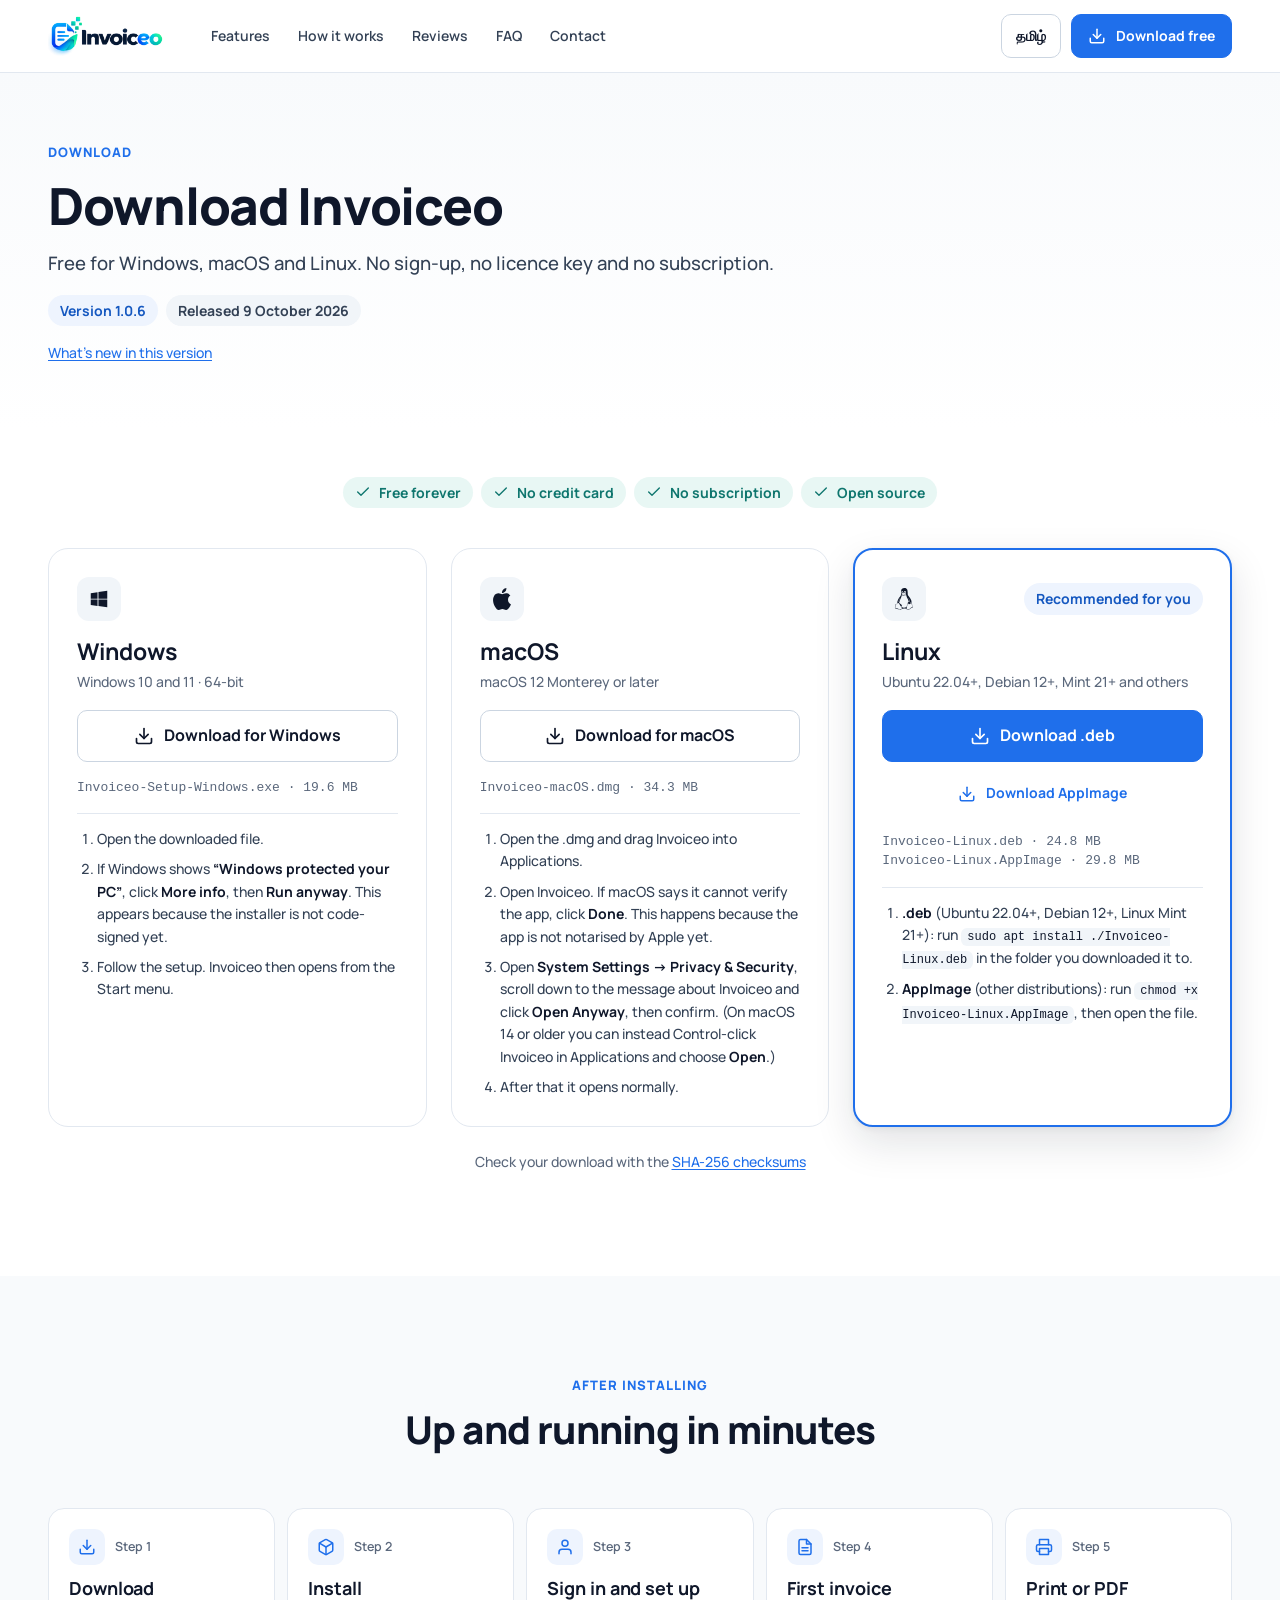
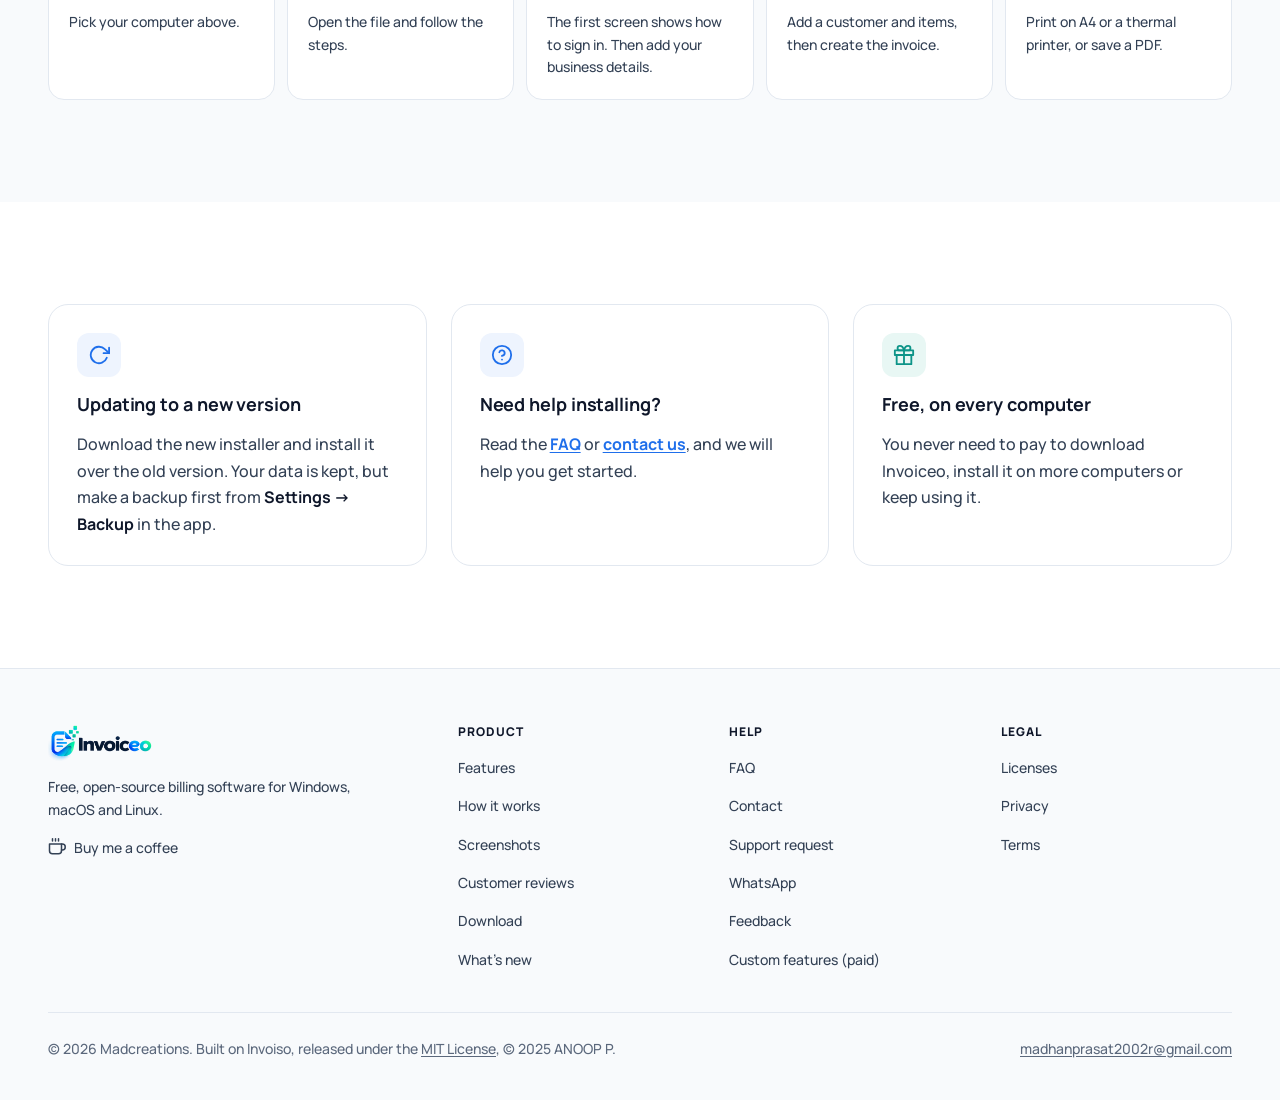
<file: download.html>
<!doctype html>
<html lang="en">
<head>
  <meta charset="utf-8">
  <meta name="viewport" content="width=device-width, initial-scale=1">
  <meta name="color-scheme" content="light">
  <meta name="theme-color" content="#ffffff">
  <title>Download — Invoiceo</title>
  <meta name="description" content="Download Invoiceo free for Windows, macOS and Linux, with step-by-step install help.">
  <link rel="canonical" href="https://invoiceo.in/download.html">
  <meta property="og:type" content="website">
  <meta property="og:site_name" content="Invoiceo">
  <meta property="og:locale" content="en_IN">
  <meta property="og:title" content="Download — Invoiceo">
  <meta property="og:description" content="Download Invoiceo free for Windows, macOS and Linux, with step-by-step install help.">
  <meta property="og:url" content="https://invoiceo.in/download.html">
  <meta property="og:image" content="https://invoiceo.in/assets/images/og-image.png">
  <meta name="twitter:card" content="summary_large_image">
  <link rel="icon" href="favicon.ico" sizes="any">
  <link rel="icon" type="image/png" sizes="32x32" href="assets/images/favicon-32.png">
  <link rel="apple-touch-icon" href="assets/images/apple-touch-icon.png">
  <link rel="manifest" href="site.webmanifest">
  <link rel="preconnect" href="https://fonts.googleapis.com">
  <link rel="preconnect" href="https://fonts.gstatic.com" crossorigin>
  <link rel="stylesheet" href="https://fonts.googleapis.com/css2?family=Manrope:wght@400..800&amp;display=swap">
  <link rel="stylesheet" href="assets/css/site.css?v=5d3519de44">
</head>
<body>
<a class="skip-link" href="#main">Skip to content</a>
<header class="site-header">
  <div class="wrap">
    <a class="brand" href="index.html" aria-label="Invoiceo home"><img src="assets/images/logo.png" alt="Invoiceo" width="196" height="68"></a>
    <nav class="nav" aria-label="Main"><a href="index.html#features">Features</a><a href="index.html#how-it-works">How it works</a><a href="reviews.html">Reviews</a><a href="faq.html">FAQ</a><a href="contact.html">Contact</a></nav>
    <div class="header-actions">
      <a class="lang-switch" href="ta.html" hreflang="ta" lang="ta" title="தமிழில் படிக்க">தமிழ்</a>
      <a class="btn btn-primary header-cta" href="download.html" aria-current="page"><svg width="24" height="24" viewBox="0 0 24 24" fill="none" stroke="currentColor" stroke-width="2" stroke-linecap="round" stroke-linejoin="round" aria-hidden="true" focusable="false"><path d="M21 15v4a2 2 0 0 1-2 2H5a2 2 0 0 1-2-2v-4"/><polyline points="7 10 12 15 17 10"/><line x1="12" y1="15" x2="12" y2="3"/></svg><span>Download free</span></a>
      <button class="menu-toggle" type="button" aria-controls="site-nav" aria-expanded="false" aria-label="Menu"><svg width="24" height="24" viewBox="0 0 24 24" fill="none" stroke="currentColor" stroke-width="2" stroke-linecap="round" stroke-linejoin="round" aria-hidden="true" focusable="false"><line x1="3" y1="12" x2="21" y2="12"/><line x1="3" y1="6" x2="21" y2="6"/><line x1="3" y1="18" x2="21" y2="18"/></svg></button>
    </div>
    <nav class="mobile-nav" id="site-nav" aria-label="Main menu"><a href="index.html#features">Features</a><a href="index.html#how-it-works">How it works</a><a href="reviews.html">Reviews</a><a href="faq.html">FAQ</a><a href="contact.html">Contact</a><a href="index.html#screenshots">Screenshots</a><a href="changelog.html">What’s new</a><a class="btn btn-primary btn-lg btn-block" href="download.html"><svg width="24" height="24" viewBox="0 0 24 24" fill="none" stroke="currentColor" stroke-width="2" stroke-linecap="round" stroke-linejoin="round" aria-hidden="true" focusable="false"><path d="M21 15v4a2 2 0 0 1-2 2H5a2 2 0 0 1-2-2v-4"/><polyline points="7 10 12 15 17 10"/><line x1="12" y1="15" x2="12" y2="3"/></svg><span>Download free</span></a></nav>
  </div>
</header>
<main id="main">
<section class="page-head">
  <div class="wrap">
    <p class="eyebrow">Download</p>
    <h1>Download Invoiceo</h1>
    <p class="lead">Free for Windows, macOS and Linux. No sign-up, no licence key and no subscription.</p>
    <div class="badges"><span class="badge badge-brand"><span>Version <span data-version>1.0.6</span></span></span><span class="badge badge-neutral"><span>Released <span data-release-date>9 October 2026</span></span></span></div>
    <p class="small"><a href="changelog.html">What’s new in this version</a></p>
  </div>
</section>

<section class="page-body" aria-label="Installers">
  <div class="wrap">
    <div class="dl-trust"><span class="badge badge-teal"><svg width="24" height="24" viewBox="0 0 24 24" fill="none" stroke="currentColor" stroke-width="2" stroke-linecap="round" stroke-linejoin="round" aria-hidden="true" focusable="false"><polyline points="20 6 9 17 4 12"/></svg><span>Free forever</span></span><span class="badge badge-teal"><svg width="24" height="24" viewBox="0 0 24 24" fill="none" stroke="currentColor" stroke-width="2" stroke-linecap="round" stroke-linejoin="round" aria-hidden="true" focusable="false"><polyline points="20 6 9 17 4 12"/></svg><span>No credit card</span></span><span class="badge badge-teal"><svg width="24" height="24" viewBox="0 0 24 24" fill="none" stroke="currentColor" stroke-width="2" stroke-linecap="round" stroke-linejoin="round" aria-hidden="true" focusable="false"><polyline points="20 6 9 17 4 12"/></svg><span>No subscription</span></span><span class="badge badge-teal"><svg width="24" height="24" viewBox="0 0 24 24" fill="none" stroke="currentColor" stroke-width="2" stroke-linecap="round" stroke-linejoin="round" aria-hidden="true" focusable="false"><polyline points="20 6 9 17 4 12"/></svg><span>Open source</span></span></div>
    <div class="mt-2"><div class="notice hidden" data-mobile-note><svg width="24" height="24" viewBox="0 0 24 24" fill="none" stroke="currentColor" stroke-width="2" stroke-linecap="round" stroke-linejoin="round" aria-hidden="true" focusable="false"><rect x="5" y="2" width="14" height="20" rx="2" ry="2"/><line x1="12" y1="18" x2="12.01" y2="18"/></svg><div class="stack" style="gap: 12px"><span>You’re on a phone. Invoiceo runs on Windows, macOS and Linux computers. Send yourself the link, then open it on your computer to download.</span><div class="send-link"><button type="button" class="btn btn-primary hidden" data-send-share><svg width="24" height="24" viewBox="0 0 24 24" fill="none" stroke="currentColor" stroke-width="2" stroke-linecap="round" stroke-linejoin="round" aria-hidden="true" focusable="false"><path d="M4 12v8a2 2 0 0 0 2 2h12a2 2 0 0 0 2-2v-8"/><polyline points="16 6 12 2 8 6"/><line x1="12" y1="2" x2="12" y2="15"/></svg><span>Send to my computer</span></button><a class="btn btn-secondary" href="#" data-send-whatsapp target="_blank" rel="noopener"><svg width="24" height="24" viewBox="0 0 24 24" fill="none" stroke="currentColor" stroke-width="2" stroke-linecap="round" stroke-linejoin="round" aria-hidden="true" focusable="false"><path d="M21 11.5a8.38 8.38 0 0 1-.9 3.8 8.5 8.5 0 0 1-7.6 4.7 8.38 8.38 0 0 1-3.8-.9L3 21l1.9-5.7a8.38 8.38 0 0 1-.9-3.8 8.5 8.5 0 0 1 4.7-7.6 8.38 8.38 0 0 1 3.8-.9h.5a8.48 8.48 0 0 1 8 8v.5z"/></svg><span>WhatsApp</span></a><button type="button" class="btn btn-ghost" data-send-copy><svg width="24" height="24" viewBox="0 0 24 24" fill="none" stroke="currentColor" stroke-width="2" stroke-linecap="round" stroke-linejoin="round" aria-hidden="true" focusable="false"><rect x="9" y="9" width="13" height="13" rx="2" ry="2"/><path d="M5 15H4a2 2 0 0 1-2-2V4a2 2 0 0 1 2-2h9a2 2 0 0 1 2 2v1"/></svg><span>Copy link</span></button></div></div></div></div>
    <div class="mt-3"><div class="dl-grid"><div class="dl-card is-recommended" data-platform="windows" data-req-short="Windows 10 and 11" id="windows"><div class="dl-card-top"><span class="tile tile-neutral"><svg width="24" height="24" viewBox="0 0 24 24" fill="currentColor" aria-hidden="true" focusable="false"><path d="M3 5.6 10.4 4.6v7.1H3zM11.4 4.4 21 3v8.7h-9.6zM3 12.6h7.4v7.1L3 18.6zM11.4 12.6H21V21l-9.6-1.4z"/></svg></span><span class="badge badge-brand rec-badge"><span>Recommended for you</span></span></div><div><h3>Windows</h3><p class="dl-req">Windows 10 and 11 · 64-bit</p></div><div class="dl-buttons"><a class="btn btn-secondary btn-lg btn-block dl-main" href="https://github.com/Maddy-1303/invoiceo/releases/latest/download/Invoiceo-Setup-Windows.exe" data-primary-download><svg width="24" height="24" viewBox="0 0 24 24" fill="none" stroke="currentColor" stroke-width="2" stroke-linecap="round" stroke-linejoin="round" aria-hidden="true" focusable="false"><path d="M21 15v4a2 2 0 0 1-2 2H5a2 2 0 0 1-2-2v-4"/><polyline points="7 10 12 15 17 10"/><line x1="12" y1="15" x2="12" y2="3"/></svg><span>Download for Windows</span></a></div><p class="dl-file">Invoiceo-Setup-Windows.exe<span data-size="windows"></span></p><div class="dl-note"><ol><li>Open the downloaded file.</li><li>If Windows shows <b>“Windows protected your PC”</b>, click <b>More info</b>, then <b>Run anyway</b>. This appears because the installer is not code-signed yet.</li><li>Follow the setup. Invoiceo then opens from the Start menu.</li></ol></div></div><div class="dl-card" data-platform="mac" data-req-short="macOS 12 or later" id="macos"><div class="dl-card-top"><span class="tile tile-neutral"><svg width="24" height="24" viewBox="0 0 24 24" fill="currentColor" aria-hidden="true" focusable="false"><path d="M12.152 6.896c-.948 0-2.415-1.078-3.96-1.04-2.04.027-3.91 1.183-4.961 3.014-2.117 3.675-.546 9.103 1.519 12.09 1.013 1.454 2.208 3.09 3.792 3.039 1.52-.065 2.09-.987 3.935-.987 1.831 0 2.35.987 3.96.948 1.637-.026 2.676-1.48 3.676-2.948 1.156-1.688 1.636-3.325 1.662-3.415-.039-.013-3.182-1.221-3.22-4.857-.026-3.04 2.48-4.494 2.597-4.559-1.429-2.09-3.623-2.324-4.39-2.376-2-.156-3.675 1.09-4.61 1.09zM15.53 3.83c.843-1.012 1.4-2.427 1.245-3.83-1.207.052-2.662.805-3.532 1.818-.78.896-1.454 2.338-1.273 3.714 1.338.104 2.715-.688 3.559-1.701"/></svg></span><span class="badge badge-brand rec-badge"><span>Recommended for you</span></span></div><div><h3>macOS</h3><p class="dl-req">macOS 12 Monterey or later</p></div><div class="dl-buttons"><a class="btn btn-secondary btn-lg btn-block dl-main" href="https://github.com/Maddy-1303/invoiceo/releases/latest/download/Invoiceo-macOS.dmg" data-primary-download><svg width="24" height="24" viewBox="0 0 24 24" fill="none" stroke="currentColor" stroke-width="2" stroke-linecap="round" stroke-linejoin="round" aria-hidden="true" focusable="false"><path d="M21 15v4a2 2 0 0 1-2 2H5a2 2 0 0 1-2-2v-4"/><polyline points="7 10 12 15 17 10"/><line x1="12" y1="15" x2="12" y2="3"/></svg><span>Download for macOS</span></a></div><p class="dl-file">Invoiceo-macOS.dmg<span data-size="mac"></span></p><div class="dl-note"><ol><li>Open the .dmg and drag Invoiceo into Applications.</li><li>Open Invoiceo. If macOS says it cannot verify the app, click <b>Done</b>. This happens because the app is not notarised by Apple yet.</li><li>Open <b>System Settings → Privacy &amp; Security</b>, scroll down to the message about Invoiceo and click <b>Open Anyway</b>, then confirm. (On macOS 14 or older you can instead Control-click Invoiceo in Applications and choose <b>Open</b>.)</li><li>After that it opens normally.</li></ol></div></div><div class="dl-card" data-platform="linux" data-req-short="Ubuntu, Debian, Mint and more" id="linux"><div class="dl-card-top"><span class="tile tile-neutral"><svg width="24" height="24" viewBox="0 0 24 24" fill="currentColor" aria-hidden="true" focusable="false"><path d="M12.504 0c-.155 0-.315.008-.48.021-4.226.333-3.105 4.807-3.17 6.298-.076 1.092-.3 1.953-1.05 3.02-.885 1.051-2.127 2.75-2.716 4.521-.278.832-.41 1.684-.287 2.489a.424.424 0 00-.11.135c-.26.268-.45.6-.663.839-.199.199-.485.267-.797.4-.313.136-.658.269-.864.68-.09.189-.136.394-.132.602 0 .199.027.4.055.536.058.399.116.728.04.97-.249.68-.28 1.145-.106 1.484.174.334.535.47.94.601.81.2 1.91.135 2.774.6.926.466 1.866.67 2.616.47.526-.116.97-.464 1.208-.946.587-.003 1.23-.269 2.26-.334.699-.058 1.574.267 2.577.2.025.134.063.198.114.333l.003.003c.391.778 1.113 1.132 1.884 1.071.771-.06 1.592-.536 2.257-1.306.631-.765 1.683-1.084 2.378-1.503.348-.199.629-.469.649-.853.023-.4-.2-.811-.714-1.376v-.097l-.003-.003c-.17-.2-.25-.535-.338-.926-.085-.401-.182-.786-.492-1.046h-.003c-.059-.054-.123-.067-.188-.135a.357.357 0 00-.19-.064c.431-1.278.264-2.55-.173-3.694-.533-1.41-1.465-2.638-2.175-3.483-.796-1.005-1.576-1.957-1.56-3.368.026-2.152.236-6.133-3.544-6.139zm.529 3.405h.013c.213 0 .396.062.584.198.19.135.33.332.438.533.105.259.158.459.166.724 0-.02.006-.04.006-.06v.105a.086.086 0 01-.004-.021l-.004-.024a1.807 1.807 0 01-.15.706.953.953 0 01-.213.335.71.71 0 00-.088-.042c-.104-.045-.198-.064-.284-.133a1.312 1.312 0 00-.22-.066c.05-.06.146-.133.183-.198.053-.128.082-.264.088-.402v-.02a1.21 1.21 0 00-.061-.4c-.045-.134-.101-.2-.183-.333-.084-.066-.167-.132-.267-.132h-.016c-.093 0-.176.03-.262.132a.8.8 0 00-.205.334 1.18 1.18 0 00-.09.4v.019c.002.089.008.179.02.267-.193-.067-.438-.135-.607-.202a1.635 1.635 0 01-.018-.2v-.02a1.772 1.772 0 01.15-.768c.082-.22.232-.406.43-.533a.985.985 0 01.594-.2zm-2.962.059h.036c.142 0 .27.048.399.135.146.129.264.288.344.465.09.199.14.4.153.667v.004c.007.134.006.2-.002.266v.08c-.03.007-.056.018-.083.024-.152.055-.274.135-.393.2.012-.09.013-.18.003-.267v-.015c-.012-.133-.04-.2-.082-.333a.613.613 0 00-.166-.267.248.248 0 00-.183-.064h-.021c-.071.006-.13.04-.186.132a.552.552 0 00-.12.27.944.944 0 00-.023.33v.015c.012.135.037.2.08.334.046.134.098.2.166.268.01.009.02.018.034.024-.07.057-.117.07-.176.136a.304.304 0 01-.131.068 2.62 2.62 0 01-.275-.402 1.772 1.772 0 01-.155-.667 1.759 1.759 0 01.08-.668 1.43 1.43 0 01.283-.535c.128-.133.26-.2.418-.2zm1.37 1.706c.332 0 .733.065 1.216.399.293.2.523.269 1.052.468h.003c.255.136.405.266.478.399v-.131a.571.571 0 01.016.47c-.123.31-.516.643-1.063.842v.002c-.268.135-.501.333-.775.465-.276.135-.588.292-1.012.267a1.139 1.139 0 01-.448-.067 3.566 3.566 0 01-.322-.198c-.195-.135-.363-.332-.612-.465v-.005h-.005c-.4-.246-.616-.512-.686-.71-.07-.268-.005-.47.193-.6.224-.135.38-.271.483-.336.104-.074.143-.102.176-.131h.002v-.003c.169-.202.436-.47.839-.601.139-.036.294-.065.466-.065zm2.8 2.142c.358 1.417 1.196 3.475 1.735 4.473.286.534.855 1.659 1.102 3.024.156-.005.33.018.513.064.646-1.671-.546-3.467-1.089-3.966-.22-.2-.232-.335-.123-.335.59.534 1.365 1.572 1.646 2.757.13.535.16 1.104.021 1.67.067.028.135.06.205.067 1.032.534 1.413.938 1.23 1.537v-.043c-.06-.003-.12 0-.18 0h-.016c.151-.467-.182-.825-1.065-1.224-.915-.4-1.646-.336-1.77.465-.008.043-.013.066-.018.135-.068.023-.139.053-.209.064-.43.268-.662.669-.793 1.187-.13.533-.17 1.156-.205 1.869v.003c-.02.334-.17.838-.319 1.35-1.5 1.072-3.58 1.538-5.348.334a2.645 2.645 0 00-.402-.533 1.45 1.45 0 00-.275-.333c.182 0 .338-.03.465-.067a.615.615 0 00.314-.334c.108-.267 0-.697-.345-1.163-.345-.467-.931-.995-1.788-1.521-.63-.4-.986-.87-1.15-1.396-.165-.534-.143-1.085-.015-1.645.245-1.07.873-2.11 1.274-2.763.107-.065.037.135-.408.974-.396.751-1.14 2.497-.122 3.854a8.123 8.123 0 01.647-2.876c.564-1.278 1.743-3.504 1.836-5.268.048.036.217.135.289.202.218.133.38.333.59.465.21.201.477.335.876.335.039.003.075.006.11.006.412 0 .73-.134.997-.268.29-.134.52-.334.74-.4h.005c.467-.135.835-.402 1.044-.7zm2.185 8.958c.037.6.343 1.245.882 1.377.588.134 1.434-.333 1.791-.765l.211-.01c.315-.007.577.01.847.268l.003.003c.208.199.305.53.391.876.085.4.154.78.409 1.066.486.527.645.906.636 1.14l.003-.007v.018l-.003-.012c-.015.262-.185.396-.498.595-.63.401-1.746.712-2.457 1.57-.618.737-1.37 1.14-2.036 1.191-.664.053-1.237-.2-1.574-.898l-.005-.003c-.21-.4-.12-1.025.056-1.69.176-.668.428-1.344.463-1.897.037-.714.076-1.335.195-1.814.12-.465.308-.797.641-.984l.045-.022zm-10.814.049h.01c.053 0 .105.005.157.014.376.055.706.333 1.023.752l.91 1.664.003.003c.243.533.754 1.064 1.189 1.637.434.598.77 1.131.729 1.57v.006c-.057.744-.48 1.148-1.125 1.294-.645.135-1.52.002-2.395-.464-.968-.536-2.118-.469-2.857-.602-.369-.066-.61-.2-.723-.4-.11-.2-.113-.602.123-1.23v-.004l.002-.003c.117-.334.03-.752-.027-1.118-.055-.401-.083-.71.043-.94.16-.334.396-.4.69-.533.294-.135.64-.202.915-.47h.002v-.002c.256-.268.445-.601.668-.838.19-.201.38-.336.663-.336zm7.159-9.074c-.435.201-.945.535-1.488.535-.542 0-.97-.267-1.28-.466-.154-.134-.28-.268-.373-.335-.164-.134-.144-.333-.074-.333.109.016.129.134.199.2.096.066.215.2.36.333.292.2.68.467 1.167.467.485 0 1.053-.267 1.398-.466.195-.135.445-.334.648-.467.156-.136.149-.267.279-.267.128.016.034.134-.147.332a8.097 8.097 0 01-.69.468zm-1.082-1.583V5.64c-.006-.02.013-.042.029-.05.074-.043.18-.027.26.004.063 0 .16.067.15.135-.006.049-.085.066-.135.066-.055 0-.092-.043-.141-.068-.052-.018-.146-.008-.163-.065zm-.551 0c-.02.058-.113.049-.166.066-.047.025-.086.068-.14.068-.05 0-.13-.02-.136-.068-.01-.066.088-.133.15-.133.08-.031.184-.047.259-.005.019.009.036.03.03.05v.02h.003z"/></svg></span><span class="badge badge-brand rec-badge"><span>Recommended for you</span></span></div><div><h3>Linux</h3><p class="dl-req">Ubuntu 22.04+, Debian 12+, Mint 21+ and others</p></div><div class="dl-buttons"><a class="btn btn-secondary btn-lg btn-block dl-main" href="https://github.com/Maddy-1303/invoiceo/releases/latest/download/Invoiceo-Linux.deb" data-primary-download><svg width="24" height="24" viewBox="0 0 24 24" fill="none" stroke="currentColor" stroke-width="2" stroke-linecap="round" stroke-linejoin="round" aria-hidden="true" focusable="false"><path d="M21 15v4a2 2 0 0 1-2 2H5a2 2 0 0 1-2-2v-4"/><polyline points="7 10 12 15 17 10"/><line x1="12" y1="15" x2="12" y2="3"/></svg><span>Download .deb</span></a><a class="btn btn-ghost btn-block" href="https://github.com/Maddy-1303/invoiceo/releases/latest/download/Invoiceo-Linux.AppImage"><svg width="24" height="24" viewBox="0 0 24 24" fill="none" stroke="currentColor" stroke-width="2" stroke-linecap="round" stroke-linejoin="round" aria-hidden="true" focusable="false"><path d="M21 15v4a2 2 0 0 1-2 2H5a2 2 0 0 1-2-2v-4"/><polyline points="7 10 12 15 17 10"/><line x1="12" y1="15" x2="12" y2="3"/></svg><span>Download AppImage</span></a></div><p class="dl-file">Invoiceo-Linux.deb<span data-size="linuxDeb"></span><br>Invoiceo-Linux.AppImage<span data-size="linuxAppImage"></span></p><div class="dl-note"><ol><li><b>.deb</b> (Ubuntu 22.04+, Debian 12+, Linux Mint 21+): run <code>sudo apt install ./Invoiceo-Linux.deb</code> in the folder you downloaded it to.</li><li><b>AppImage</b> (other distributions): run <code>chmod +x Invoiceo-Linux.AppImage</code>, then open the file.</li></ol></div></div></div></div>
    <div class="mt-2"><p class="center small muted">Check your download with the <a href="https://github.com/Maddy-1303/invoiceo/releases/latest/download/SHA256SUMS.txt">SHA-256 checksums</a></p></div>
  </div>
</section>

<section class="section section-subtle" aria-labelledby="first-steps">
  <div class="wrap">
    <div class="section-head"><p class="eyebrow">After installing</p><h2 id="first-steps">Up and running in minutes</h2></div>
    <div class="mt-4"><ol class="steps-row"><li><span class="step-label"><span class="tile tile-sm"><svg width="24" height="24" viewBox="0 0 24 24" fill="none" stroke="currentColor" stroke-width="2" stroke-linecap="round" stroke-linejoin="round" aria-hidden="true" focusable="false"><path d="M21 15v4a2 2 0 0 1-2 2H5a2 2 0 0 1-2-2v-4"/><polyline points="7 10 12 15 17 10"/><line x1="12" y1="15" x2="12" y2="3"/></svg></span>Step 1</span><h3 class="h4">Download</h3><p>Pick your computer above.</p></li><li><span class="step-label"><span class="tile tile-sm"><svg width="24" height="24" viewBox="0 0 24 24" fill="none" stroke="currentColor" stroke-width="2" stroke-linecap="round" stroke-linejoin="round" aria-hidden="true" focusable="false"><path d="M21 16V8a2 2 0 0 0-1-1.73l-7-4a2 2 0 0 0-2 0l-7 4A2 2 0 0 0 3 8v8a2 2 0 0 0 1 1.73l7 4a2 2 0 0 0 2 0l7-4A2 2 0 0 0 21 16z"/><polyline points="3.27 6.96 12 12.01 20.73 6.96"/><line x1="12" y1="22.08" x2="12" y2="12"/></svg></span>Step 2</span><h3 class="h4">Install</h3><p>Open the file and follow the steps.</p></li><li><span class="step-label"><span class="tile tile-sm"><svg width="24" height="24" viewBox="0 0 24 24" fill="none" stroke="currentColor" stroke-width="2" stroke-linecap="round" stroke-linejoin="round" aria-hidden="true" focusable="false"><path d="M20 21v-2a4 4 0 0 0-4-4H8a4 4 0 0 0-4 4v2"/><circle cx="12" cy="7" r="4"/></svg></span>Step 3</span><h3 class="h4">Sign in and set up</h3><p>The first screen shows how to sign in. Then add your business details.</p></li><li><span class="step-label"><span class="tile tile-sm"><svg width="24" height="24" viewBox="0 0 24 24" fill="none" stroke="currentColor" stroke-width="2" stroke-linecap="round" stroke-linejoin="round" aria-hidden="true" focusable="false"><path d="M14 2H6a2 2 0 0 0-2 2v16a2 2 0 0 0 2 2h12a2 2 0 0 0 2-2V8z"/><polyline points="14 2 14 8 20 8"/><line x1="16" y1="13" x2="8" y2="13"/><line x1="16" y1="17" x2="8" y2="17"/></svg></span>Step 4</span><h3 class="h4">First invoice</h3><p>Add a customer and items, then create the invoice.</p></li><li><span class="step-label"><span class="tile tile-sm"><svg width="24" height="24" viewBox="0 0 24 24" fill="none" stroke="currentColor" stroke-width="2" stroke-linecap="round" stroke-linejoin="round" aria-hidden="true" focusable="false"><polyline points="6 9 6 2 18 2 18 9"/><path d="M6 18H4a2 2 0 0 1-2-2v-5a2 2 0 0 1 2-2h16a2 2 0 0 1 2 2v5a2 2 0 0 1-2 2h-2"/><rect x="6" y="14" width="12" height="8"/></svg></span>Step 5</span><h3 class="h4">Print or PDF</h3><p>Print on A4 or a thermal printer, or save a PDF.</p></li></ol></div>
  </div>
</section>

<section class="section section-flush" aria-label="More help">
  <div class="wrap">
    <div class="grid-auto">
      <div class="card"><span class="tile"><svg width="24" height="24" viewBox="0 0 24 24" fill="none" stroke="currentColor" stroke-width="2" stroke-linecap="round" stroke-linejoin="round" aria-hidden="true" focusable="false"><polyline points="23 4 23 10 17 10"/><path d="M20.49 15a9 9 0 1 1-2.12-9.36L23 10"/></svg></span><h2 class="h4">Updating to a new version</h2><p>Download the new installer and install it over the old version. Your data is kept, but make a backup first from <b>Settings → Backup</b> in the app.</p></div>
      <div class="card"><span class="tile"><svg width="24" height="24" viewBox="0 0 24 24" fill="none" stroke="currentColor" stroke-width="2" stroke-linecap="round" stroke-linejoin="round" aria-hidden="true" focusable="false"><circle cx="12" cy="12" r="10"/><path d="M9.09 9a3 3 0 0 1 5.83 1c0 2-3 3-3 3"/><line x1="12" y1="17" x2="12.01" y2="17"/></svg></span><h2 class="h4">Need help installing?</h2><p>Read the <a href="faq.html">FAQ</a> or <a href="contact.html">contact us</a>, and we will help you get started.</p></div>
      <div class="card"><span class="tile tile-teal"><svg width="24" height="24" viewBox="0 0 24 24" fill="none" stroke="currentColor" stroke-width="2" stroke-linecap="round" stroke-linejoin="round" aria-hidden="true" focusable="false"><polyline points="20 12 20 22 4 22 4 12"/><rect x="2" y="7" width="20" height="5"/><line x1="12" y1="22" x2="12" y2="7"/><path d="M12 7H7.5a2.5 2.5 0 0 1 0-5C11 2 12 7 12 7z"/><path d="M12 7h4.5a2.5 2.5 0 0 0 0-5C13 2 12 7 12 7z"/></svg></span><h2 class="h4">Free, on every computer</h2><p>You never need to pay to download Invoiceo, install it on more computers or keep using it.</p></div>
    </div>
  </div>
</section>
</main>
<footer class="site-footer">
  <div class="wrap">
    <div class="foot">
      <div class="foot-brand">
        <img src="assets/images/logo.png" alt="Invoiceo" width="196" height="68" loading="lazy">
        <p>Free, open-source billing software for Windows, macOS and Linux.</p>
        <a class="coffee" href="https://buymeacoffee.com/madcreations" target="_blank" rel="noopener"><svg width="24" height="24" viewBox="0 0 24 24" fill="none" stroke="currentColor" stroke-width="2" stroke-linecap="round" stroke-linejoin="round" aria-hidden="true" focusable="false"><path d="M18 8h1a4 4 0 0 1 0 8h-1"/><path d="M2 8h16v9a4 4 0 0 1-4 4H6a4 4 0 0 1-4-4V8z"/><line x1="6" y1="1" x2="6" y2="4"/><line x1="10" y1="1" x2="10" y2="4"/><line x1="14" y1="1" x2="14" y2="4"/></svg>Buy me a coffee</a>
      </div>
      <div><h2>Product</h2><ul><li><a href="index.html#features">Features</a></li><li><a href="index.html#how-it-works">How it works</a></li><li><a href="index.html#screenshots">Screenshots</a></li><li><a href="reviews.html">Customer reviews</a></li><li><a href="download.html">Download</a></li><li><a href="changelog.html">What’s new</a></li></ul></div>
      <div><h2>Help</h2><ul><li><a href="faq.html">FAQ</a></li><li><a href="contact.html">Contact</a></li><li data-block><a data-href="forms.support" data-hide-empty target="_blank" rel="noopener">Support request</a></li><li data-block><a data-whatsapp target="_blank" rel="noopener">WhatsApp</a></li><li data-block><a data-href="forms.feedback" data-hide-empty target="_blank" rel="noopener">Feedback</a></li><li><a href="customization.html">Custom features (paid)</a></li></ul></div>
      <div><h2>Legal</h2><ul><li><a href="licenses.html">Licenses</a></li><li><a href="privacy.html">Privacy</a></li><li><a href="terms.html">Terms</a></li></ul></div>
    </div>
    <div class="foot-bottom">
      <span>© <span data-year>2026</span> Madcreations. Built on Invoiso, released under the <a href="licenses.html">MIT License</a>, © 2025 ANOOP P.</span>
      <a href="mailto:madhanprasat2002r@gmail.com">madhanprasat2002r@gmail.com</a>
    </div>
  </div>
</footer>
<script src="assets/js/config.js?v=5711cc85d9"></script>
<script src="assets/js/site.js?v=7aa2aa91ef"></script>
</body>
</html>
</file>
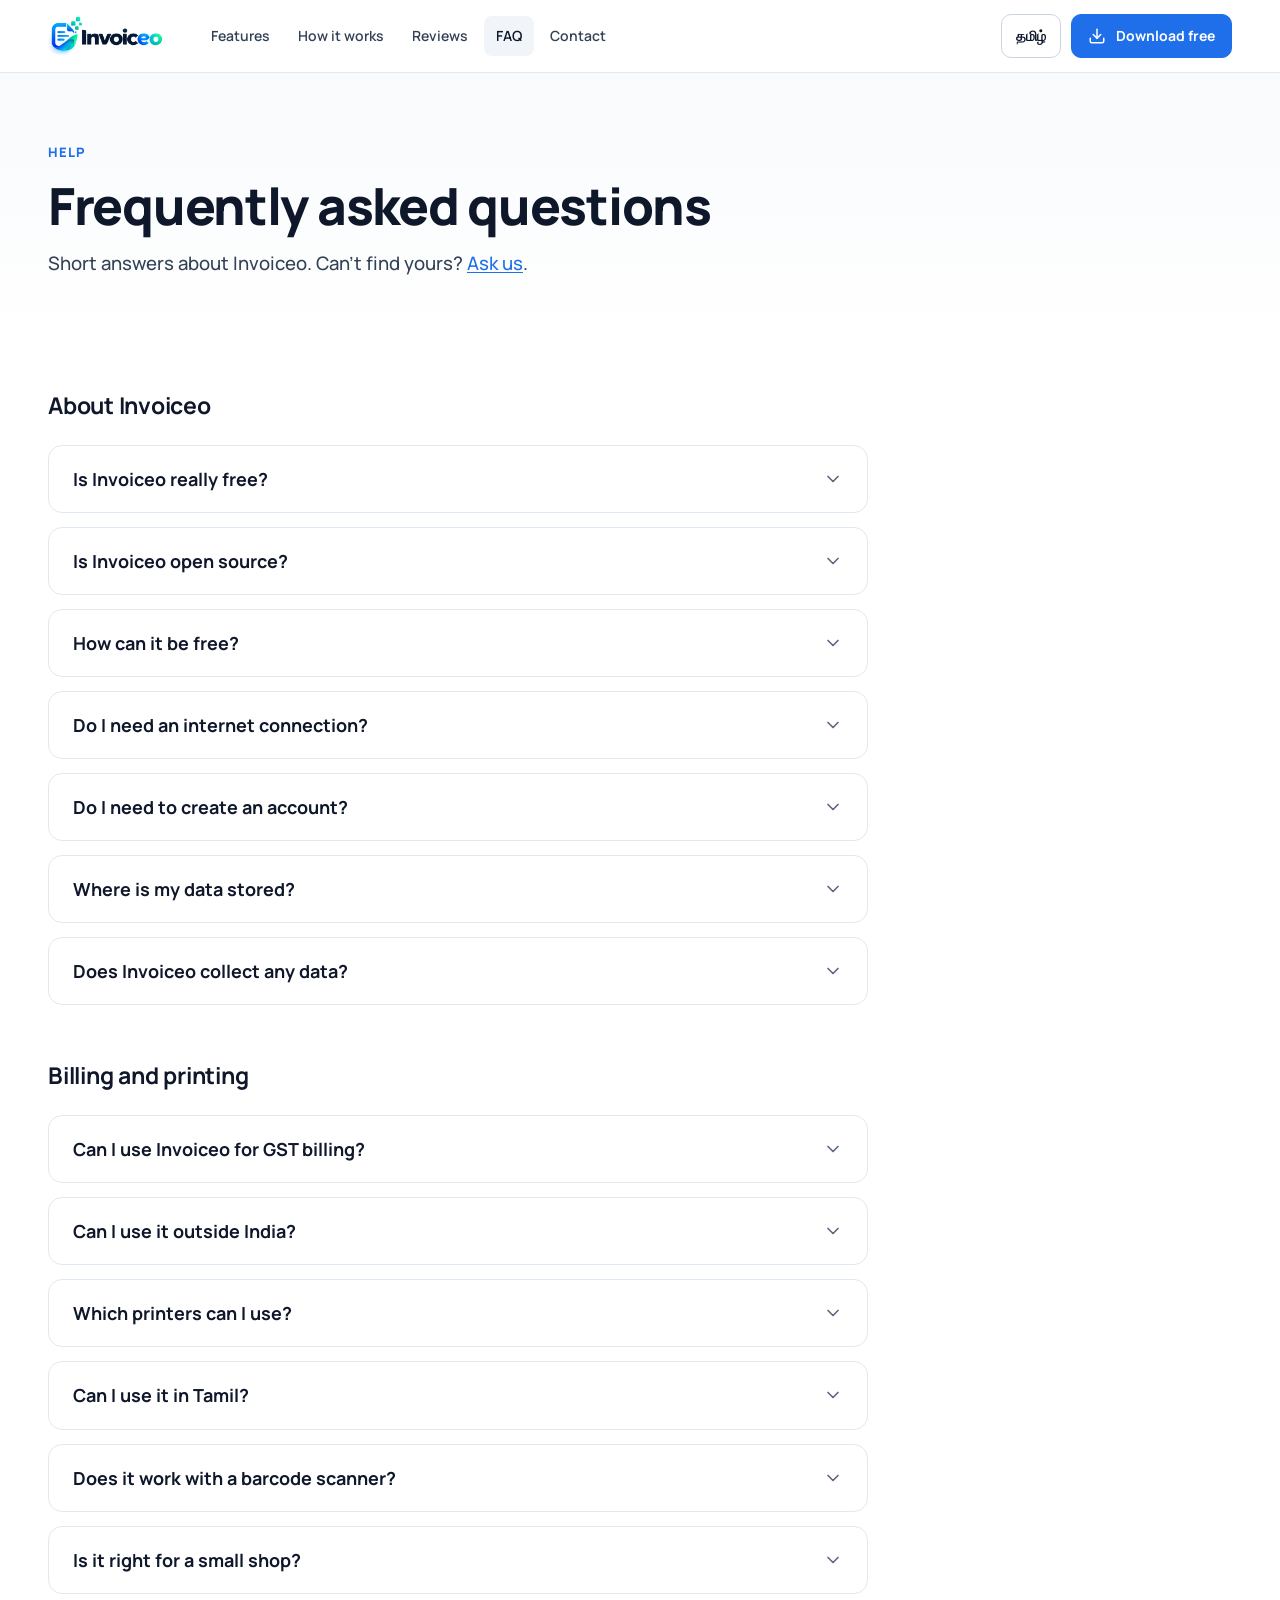
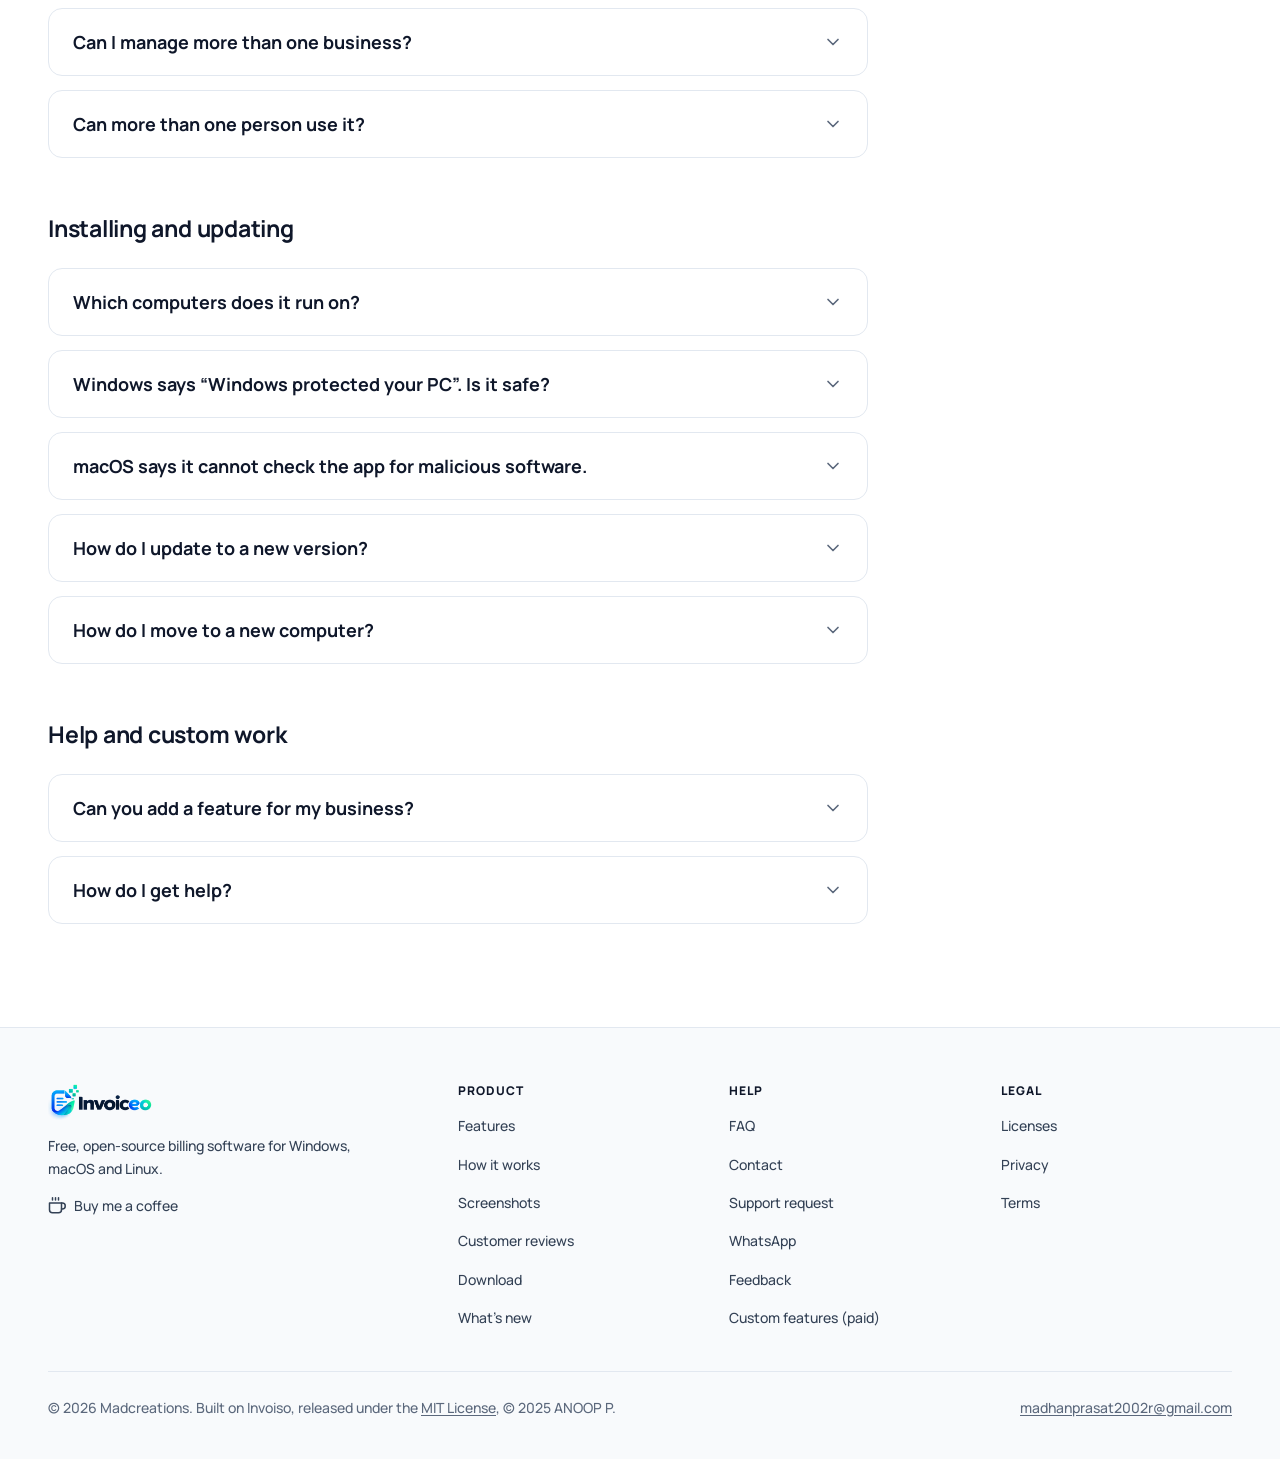
<file: faq.html>
<!doctype html>
<html lang="en">
<head>
  <meta charset="utf-8">
  <meta name="viewport" content="width=device-width, initial-scale=1">
  <meta name="color-scheme" content="light">
  <meta name="theme-color" content="#ffffff">
  <title>FAQ — Invoiceo</title>
  <meta name="description" content="Answers about Invoiceo: price, open source, offline use, where data is stored, GST, printers, Tamil, barcode scanners, installing and updating.">
  <link rel="canonical" href="https://invoiceo.in/faq.html">
  <meta property="og:type" content="website">
  <meta property="og:site_name" content="Invoiceo">
  <meta property="og:locale" content="en_IN">
  <meta property="og:title" content="FAQ — Invoiceo">
  <meta property="og:description" content="Answers about Invoiceo: price, open source, offline use, where data is stored, GST, printers, Tamil, barcode scanners, installing and updating.">
  <meta property="og:url" content="https://invoiceo.in/faq.html">
  <meta property="og:image" content="https://invoiceo.in/assets/images/og-image.png">
  <meta name="twitter:card" content="summary_large_image">
  <link rel="icon" href="favicon.ico" sizes="any">
  <link rel="icon" type="image/png" sizes="32x32" href="assets/images/favicon-32.png">
  <link rel="apple-touch-icon" href="assets/images/apple-touch-icon.png">
  <link rel="manifest" href="site.webmanifest">
  <link rel="preconnect" href="https://fonts.googleapis.com">
  <link rel="preconnect" href="https://fonts.gstatic.com" crossorigin>
  <link rel="stylesheet" href="https://fonts.googleapis.com/css2?family=Manrope:wght@400..800&amp;display=swap">
  <link rel="stylesheet" href="assets/css/site.css?v=5d3519de44">
  <script type="application/ld+json">
{
  "@context": "https://schema.org",
  "@type": "FAQPage",
  "mainEntity": [
    {
      "@type": "Question",
      "name": "Is Invoiceo really free?",
      "acceptedAnswer": {
        "@type": "Answer",
        "text": "Yes. The app and its updates are free, with no subscription and no trial period. You can install it on as many of your computers as you like. We only charge for work done for you on request, such as a new bill format or a report. See Customization."
      }
    },
    {
      "@type": "Question",
      "name": "Is Invoiceo open source?",
      "acceptedAnswer": {
        "@type": "Answer",
        "text": "Yes. Invoiceo is released under the MIT License, so anyone can read, use and change the code. It is based on Invoiso by ANOOP P, which is also MIT-licensed."
      }
    },
    {
      "@type": "Question",
      "name": "How can it be free?",
      "acceptedAnswer": {
        "@type": "Answer",
        "text": "There is no paid version. Development is supported by optional paid customization for businesses that need something special, and by donations."
      }
    },
    {
      "@type": "Question",
      "name": "Do I need an internet connection?",
      "acceptedAnswer": {
        "@type": "Answer",
        "text": "No. Invoiceo runs on your computer, so you can bill, print and see reports offline. You need a connection only to download the installer, to open our website or forms, or to share a PDF online."
      }
    },
    {
      "@type": "Question",
      "name": "Do I need to create an account?",
      "acceptedAnswer": {
        "@type": "Answer",
        "text": "No online account or sign-up is needed. The app has its own login on your computer, so you can protect it with a password and give each person their own username."
      }
    },
    {
      "@type": "Question",
      "name": "Where is my data stored?",
      "acceptedAnswer": {
        "@type": "Answer",
        "text": "Everything you enter is saved on your own computer, in the app’s data folder. Your customers, products and invoices are not sent to us. Because the data is on your computer, keeping it safe is in your hands: use Settings → Backup in the app regularly."
      }
    },
    {
      "@type": "Question",
      "name": "Does Invoiceo collect any data?",
      "acceptedAnswer": {
        "@type": "Answer",
        "text": "Only a few anonymous usage counts, so we know how many people use the app: when it is first opened, once a day while it is used, and once when the first invoice is made. Each count carries a random ID, the app version and the operating system, nothing else. Your customers, products, invoices, amounts and company details are never sent. You can turn the counts off in Settings → Software Info. See the privacy policy."
      }
    },
    {
      "@type": "Question",
      "name": "Can I use Invoiceo for GST billing?",
      "acceptedAnswer": {
        "@type": "Answer",
        "text": "Yes. You can add your GSTIN and your customers’ GSTINs, HSN/SAC codes and tax rates per product or for the whole invoice. Invoices show CGST and SGST, or IGST for sales to another state, and you can choose titles such as Tax Invoice or Bill of Supply. Invoiceo helps you prepare correct invoices; for filing returns, please follow your accountant’s advice."
      }
    },
    {
      "@type": "Question",
      "name": "Can I use it outside India?",
      "acceptedAnswer": {
        "@type": "Answer",
        "text": "Yes. Choose the currency you bill in and one of eight app languages. GST fields can be turned off in the invoice settings when you don’t need them."
      }
    },
    {
      "@type": "Question",
      "name": "Which printers can I use?",
      "acceptedAnswer": {
        "@type": "Answer",
        "text": "Any printer your computer can print to, for A4, A5 and A6 invoices. For receipts, Invoiceo supports 58 mm and 80 mm thermal printers and can print the receipt automatically after each sale (in the Modern layout)."
      }
    },
    {
      "@type": "Question",
      "name": "Can I use it in Tamil?",
      "acceptedAnswer": {
        "@type": "Answer",
        "text": "Yes. The app can be used in English, Tamil, Hindi, Nepali, French, Spanish, Chinese and Tibetan (partly translated), and Tamil names print correctly on PDFs and thermal receipts."
      }
    },
    {
      "@type": "Question",
      "name": "Does it work with a barcode scanner?",
      "acceptedAnswer": {
        "@type": "Answer",
        "text": "Yes. A USB barcode scanner that types the code works on the New Invoice screen: scan a product to add it to the bill."
      }
    },
    {
      "@type": "Question",
      "name": "Is it right for a small shop?",
      "acceptedAnswer": {
        "@type": "Answer",
        "text": "Yes. Barcode scanning, thermal receipts, stock levels, batch and expiry dates, and daily sales reports are built in."
      }
    },
    {
      "@type": "Question",
      "name": "Can I manage more than one business?",
      "acceptedAnswer": {
        "@type": "Answer",
        "text": "Yes. You can add several companies on one computer. Each company keeps its own customers, products, invoices and settings."
      }
    },
    {
      "@type": "Question",
      "name": "Can more than one person use it?",
      "acceptedAnswer": {
        "@type": "Answer",
        "text": "Yes, on the same computer. Each person can have their own login, as an admin or a normal user."
      }
    },
    {
      "@type": "Question",
      "name": "Which computers does it run on?",
      "acceptedAnswer": {
        "@type": "Answer",
        "text": "Windows 10 and 11 (64-bit), macOS 12 Monterey or later, and Linux: a .deb for Ubuntu 22.04+, Debian 12+ and Linux Mint 21+, and an AppImage for other distributions. There is no phone app."
      }
    },
    {
      "@type": "Question",
      "name": "Windows says “Windows protected your PC”. Is it safe?",
      "acceptedAnswer": {
        "@type": "Answer",
        "text": "This message appears for installers that are not code-signed yet. If you downloaded Invoiceo from this website, click More info and then Run anyway."
      }
    },
    {
      "@type": "Question",
      "name": "macOS says it cannot check the app for malicious software.",
      "acceptedAnswer": {
        "@type": "Answer",
        "text": "The app is not notarised by Apple yet. Click Done, open System Settings → Privacy &amp; Security, scroll down to the message about Invoiceo and click Open Anyway. On macOS 14 or older, Control-click Invoiceo in Applications and choose Open. You only need to do this the first time."
      }
    },
    {
      "@type": "Question",
      "name": "How do I update to a new version?",
      "acceptedAnswer": {
        "@type": "Answer",
        "text": "Download the new version from the Download page and install it over the old one. Your data is kept, but make a backup first to be safe. See what changed on the What’s new page."
      }
    },
    {
      "@type": "Question",
      "name": "How do I move to a new computer?",
      "acceptedAnswer": {
        "@type": "Answer",
        "text": "Make a backup of each company on the old computer, copy the backup file to the new one, install Invoiceo there and import the backup from Settings → Backup."
      }
    },
    {
      "@type": "Question",
      "name": "Can you add a feature for my business?",
      "acceptedAnswer": {
        "@type": "Answer",
        "text": "Yes, as a paid service, quoted per request. Tell us what you need on the Customization page."
      }
    },
    {
      "@type": "Question",
      "name": "How do I get help?",
      "acceptedAnswer": {
        "@type": "Answer",
        "text": "Use the support form or write to us. All the ways to reach us are on the Contact page."
      }
    }
  ]
}
  </script>
</head>
<body>
<a class="skip-link" href="#main">Skip to content</a>
<header class="site-header">
  <div class="wrap">
    <a class="brand" href="index.html" aria-label="Invoiceo home"><img src="assets/images/logo.png" alt="Invoiceo" width="196" height="68"></a>
    <nav class="nav" aria-label="Main"><a href="index.html#features">Features</a><a href="index.html#how-it-works">How it works</a><a href="reviews.html">Reviews</a><a href="faq.html" aria-current="page">FAQ</a><a href="contact.html">Contact</a></nav>
    <div class="header-actions">
      <a class="lang-switch" href="ta.html" hreflang="ta" lang="ta" title="தமிழில் படிக்க">தமிழ்</a>
      <a class="btn btn-primary header-cta" href="download.html"><svg width="24" height="24" viewBox="0 0 24 24" fill="none" stroke="currentColor" stroke-width="2" stroke-linecap="round" stroke-linejoin="round" aria-hidden="true" focusable="false"><path d="M21 15v4a2 2 0 0 1-2 2H5a2 2 0 0 1-2-2v-4"/><polyline points="7 10 12 15 17 10"/><line x1="12" y1="15" x2="12" y2="3"/></svg><span>Download free</span></a>
      <button class="menu-toggle" type="button" aria-controls="site-nav" aria-expanded="false" aria-label="Menu"><svg width="24" height="24" viewBox="0 0 24 24" fill="none" stroke="currentColor" stroke-width="2" stroke-linecap="round" stroke-linejoin="round" aria-hidden="true" focusable="false"><line x1="3" y1="12" x2="21" y2="12"/><line x1="3" y1="6" x2="21" y2="6"/><line x1="3" y1="18" x2="21" y2="18"/></svg></button>
    </div>
    <nav class="mobile-nav" id="site-nav" aria-label="Main menu"><a href="index.html#features">Features</a><a href="index.html#how-it-works">How it works</a><a href="reviews.html">Reviews</a><a href="faq.html" aria-current="page">FAQ</a><a href="contact.html">Contact</a><a href="index.html#screenshots">Screenshots</a><a href="changelog.html">What’s new</a><a class="btn btn-primary btn-lg btn-block" href="download.html"><svg width="24" height="24" viewBox="0 0 24 24" fill="none" stroke="currentColor" stroke-width="2" stroke-linecap="round" stroke-linejoin="round" aria-hidden="true" focusable="false"><path d="M21 15v4a2 2 0 0 1-2 2H5a2 2 0 0 1-2-2v-4"/><polyline points="7 10 12 15 17 10"/><line x1="12" y1="15" x2="12" y2="3"/></svg><span>Download free</span></a></nav>
  </div>
</header>
<main id="main">
<section class="page-head">
  <div class="wrap">
    <p class="eyebrow">Help</p>
    <h1>Frequently asked questions</h1>
    <p class="lead">Short answers about Invoiceo. Can’t find yours? <a href="contact.html">Ask us</a>.</p>
  </div>
</section>

<section class="page-body">
  <div class="wrap measure">
    <h2 class="h3" id="about-invoiceo">About Invoiceo</h2>
    <div class="faq-list mt-2"><details class="faq-item"><summary>Is Invoiceo really free?</summary><div class="answer"><p>Yes. The app and its updates are free, with no subscription and no trial period. You can install it on as many of your computers as you like.</p><p>We only charge for work done for you on request, such as a new bill format or a report. See <a href="customization.html">Customization</a>.</p></div></details><details class="faq-item"><summary>Is Invoiceo open source?</summary><div class="answer"><p>Yes. Invoiceo is released under the MIT License, so anyone can read, use and change the code. It is based on Invoiso by ANOOP P, which is also MIT-licensed.</p></div></details><details class="faq-item"><summary>How can it be free?</summary><div class="answer"><p>There is no paid version. Development is supported by optional <a href="customization.html">paid customization</a> for businesses that need something special, and by <a href="https://buymeacoffee.com/madcreations" target="_blank" rel="noopener">donations</a>.</p></div></details><details class="faq-item"><summary>Do I need an internet connection?</summary><div class="answer"><p>No. Invoiceo runs on your computer, so you can bill, print and see reports offline. You need a connection only to download the installer, to open our website or forms, or to share a PDF online.</p></div></details><details class="faq-item"><summary>Do I need to create an account?</summary><div class="answer"><p>No online account or sign-up is needed. The app has its own login on your computer, so you can protect it with a password and give each person their own username.</p></div></details><details class="faq-item"><summary>Where is my data stored?</summary><div class="answer"><p>Everything you enter is saved on your own computer, in the app’s data folder. Your customers, products and invoices are not sent to us.</p><p>Because the data is on your computer, keeping it safe is in your hands: use <b>Settings → Backup</b> in the app regularly.</p></div></details><details class="faq-item"><summary>Does Invoiceo collect any data?</summary><div class="answer"><p>Only a few anonymous usage counts, so we know how many people use the app: when it is first opened, once a day while it is used, and once when the first invoice is made. Each count carries a random ID, the app version and the operating system, nothing else.</p><p>Your customers, products, invoices, amounts and company details are never sent. You can turn the counts off in <b>Settings → Software Info</b>. See the <a href="privacy.html">privacy policy</a>.</p></div></details></div>
    <h2 class="h3 mt-4" id="billing-and-printing">Billing and printing</h2>
    <div class="faq-list mt-2"><details class="faq-item"><summary>Can I use Invoiceo for GST billing?</summary><div class="answer"><p>Yes. You can add your GSTIN and your customers’ GSTINs, HSN/SAC codes and tax rates per product or for the whole invoice. Invoices show CGST and SGST, or IGST for sales to another state, and you can choose titles such as Tax Invoice or Bill of Supply.</p><p>Invoiceo helps you prepare correct invoices; for filing returns, please follow your accountant’s advice.</p></div></details><details class="faq-item"><summary>Can I use it outside India?</summary><div class="answer"><p>Yes. Choose the currency you bill in and one of eight app languages. GST fields can be turned off in the invoice settings when you don’t need them.</p></div></details><details class="faq-item"><summary>Which printers can I use?</summary><div class="answer"><p>Any printer your computer can print to, for A4, A5 and A6 invoices. For receipts, Invoiceo supports 58 mm and 80 mm thermal printers and can print the receipt automatically after each sale (in the Modern layout).</p></div></details><details class="faq-item"><summary>Can I use it in Tamil?</summary><div class="answer"><p>Yes. The app can be used in English, Tamil, Hindi, Nepali, French, Spanish, Chinese and Tibetan (partly translated), and Tamil names print correctly on PDFs and thermal receipts.</p></div></details><details class="faq-item"><summary>Does it work with a barcode scanner?</summary><div class="answer"><p>Yes. A USB barcode scanner that types the code works on the New Invoice screen: scan a product to add it to the bill.</p></div></details><details class="faq-item"><summary>Is it right for a small shop?</summary><div class="answer"><p>Yes. Barcode scanning, thermal receipts, stock levels, batch and expiry dates, and daily sales reports are built in.</p></div></details><details class="faq-item"><summary>Can I manage more than one business?</summary><div class="answer"><p>Yes. You can add several companies on one computer. Each company keeps its own customers, products, invoices and settings.</p></div></details><details class="faq-item"><summary>Can more than one person use it?</summary><div class="answer"><p>Yes, on the same computer. Each person can have their own login, as an admin or a normal user.</p></div></details></div>
    <h2 class="h3 mt-4" id="installing-and-updating">Installing and updating</h2>
    <div class="faq-list mt-2"><details class="faq-item"><summary>Which computers does it run on?</summary><div class="answer"><p>Windows 10 and 11 (64-bit), macOS 12 Monterey or later, and Linux: a .deb for Ubuntu 22.04+, Debian 12+ and Linux Mint 21+, and an AppImage for other distributions. There is no phone app.</p></div></details><details class="faq-item"><summary>Windows says “Windows protected your PC”. Is it safe?</summary><div class="answer"><p>This message appears for installers that are not code-signed yet. If you downloaded Invoiceo from this website, click <b>More info</b> and then <b>Run anyway</b>.</p></div></details><details class="faq-item"><summary>macOS says it cannot check the app for malicious software.</summary><div class="answer"><p>The app is not notarised by Apple yet. Click <b>Done</b>, open <b>System Settings → Privacy &amp; Security</b>, scroll down to the message about Invoiceo and click <b>Open Anyway</b>. On macOS 14 or older, Control-click Invoiceo in Applications and choose <b>Open</b>. You only need to do this the first time.</p></div></details><details class="faq-item"><summary>How do I update to a new version?</summary><div class="answer"><p>Download the new version from the <a href="download.html">Download page</a> and install it over the old one. Your data is kept, but make a backup first to be safe. See what changed on the <a href="changelog.html">What’s new page</a>.</p></div></details><details class="faq-item"><summary>How do I move to a new computer?</summary><div class="answer"><p>Make a backup of each company on the old computer, copy the backup file to the new one, install Invoiceo there and import the backup from <b>Settings → Backup</b>.</p></div></details></div>
    <h2 class="h3 mt-4" id="help-and-custom-work">Help and custom work</h2>
    <div class="faq-list mt-2"><details class="faq-item"><summary>Can you add a feature for my business?</summary><div class="answer"><p>Yes, as a paid service, quoted per request. Tell us what you need on the <a href="customization.html">Customization page</a>.</p></div></details><details class="faq-item"><summary>How do I get help?</summary><div class="answer"><p>Use the support form or write to us. All the ways to reach us are on the <a href="contact.html">Contact page</a>.</p></div></details></div>
  </div>
</section>
</main>
<footer class="site-footer">
  <div class="wrap">
    <div class="foot">
      <div class="foot-brand">
        <img src="assets/images/logo.png" alt="Invoiceo" width="196" height="68" loading="lazy">
        <p>Free, open-source billing software for Windows, macOS and Linux.</p>
        <a class="coffee" href="https://buymeacoffee.com/madcreations" target="_blank" rel="noopener"><svg width="24" height="24" viewBox="0 0 24 24" fill="none" stroke="currentColor" stroke-width="2" stroke-linecap="round" stroke-linejoin="round" aria-hidden="true" focusable="false"><path d="M18 8h1a4 4 0 0 1 0 8h-1"/><path d="M2 8h16v9a4 4 0 0 1-4 4H6a4 4 0 0 1-4-4V8z"/><line x1="6" y1="1" x2="6" y2="4"/><line x1="10" y1="1" x2="10" y2="4"/><line x1="14" y1="1" x2="14" y2="4"/></svg>Buy me a coffee</a>
      </div>
      <div><h2>Product</h2><ul><li><a href="index.html#features">Features</a></li><li><a href="index.html#how-it-works">How it works</a></li><li><a href="index.html#screenshots">Screenshots</a></li><li><a href="reviews.html">Customer reviews</a></li><li><a href="download.html">Download</a></li><li><a href="changelog.html">What’s new</a></li></ul></div>
      <div><h2>Help</h2><ul><li><a href="faq.html">FAQ</a></li><li><a href="contact.html">Contact</a></li><li data-block><a data-href="forms.support" data-hide-empty target="_blank" rel="noopener">Support request</a></li><li data-block><a data-whatsapp target="_blank" rel="noopener">WhatsApp</a></li><li data-block><a data-href="forms.feedback" data-hide-empty target="_blank" rel="noopener">Feedback</a></li><li><a href="customization.html">Custom features (paid)</a></li></ul></div>
      <div><h2>Legal</h2><ul><li><a href="licenses.html">Licenses</a></li><li><a href="privacy.html">Privacy</a></li><li><a href="terms.html">Terms</a></li></ul></div>
    </div>
    <div class="foot-bottom">
      <span>© <span data-year>2026</span> Madcreations. Built on Invoiso, released under the <a href="licenses.html">MIT License</a>, © 2025 ANOOP P.</span>
      <a href="mailto:madhanprasat2002r@gmail.com">madhanprasat2002r@gmail.com</a>
    </div>
  </div>
</footer>
<script src="assets/js/config.js?v=5711cc85d9"></script>
<script src="assets/js/site.js?v=7aa2aa91ef"></script>
</body>
</html>
</file>
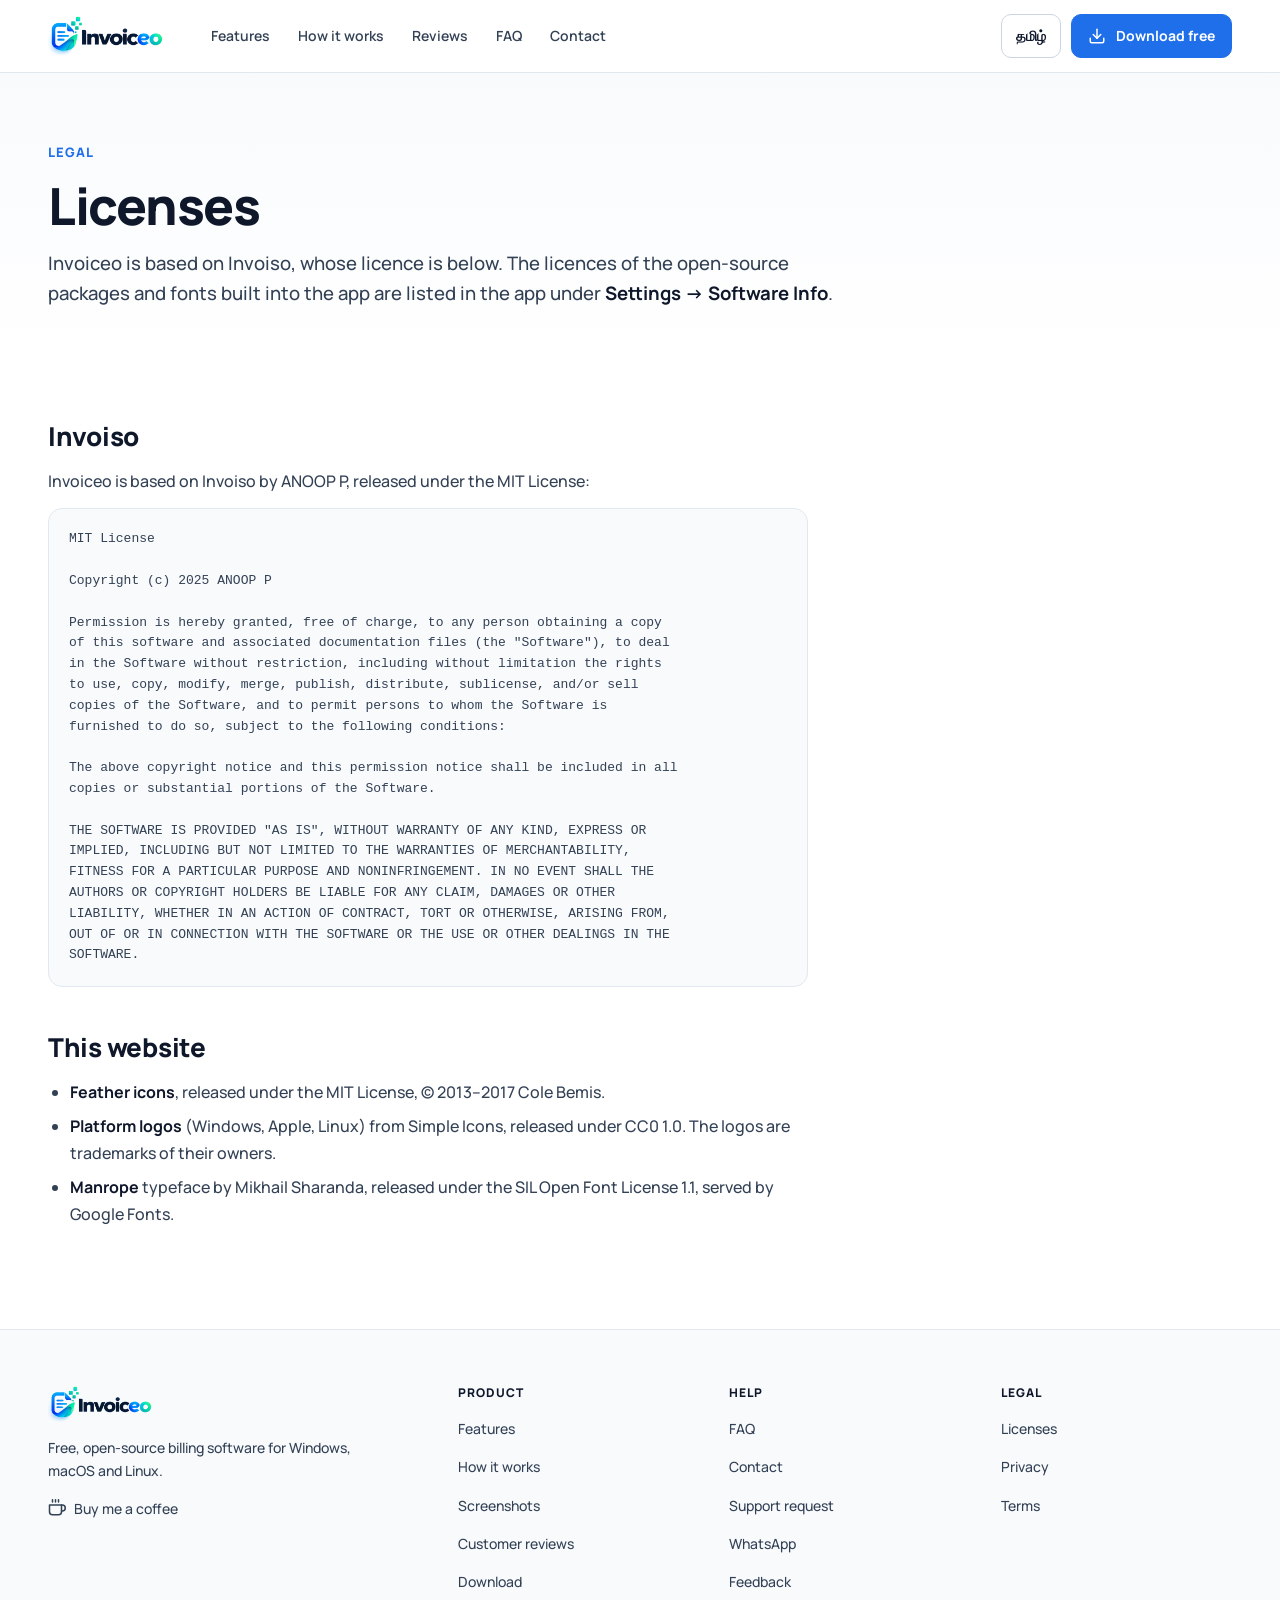
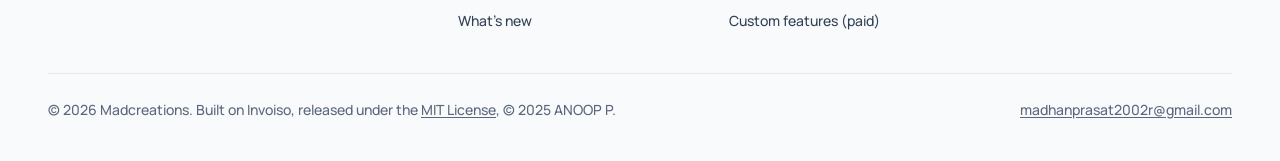
<file: licenses.html>
<!doctype html>
<html lang="en">
<head>
  <meta charset="utf-8">
  <meta name="viewport" content="width=device-width, initial-scale=1">
  <meta name="color-scheme" content="light">
  <meta name="theme-color" content="#ffffff">
  <title>Licenses — Invoiceo</title>
  <meta name="description" content="Licences for software that Invoiceo includes.">
  <link rel="canonical" href="https://invoiceo.in/licenses.html">
  <meta property="og:type" content="website">
  <meta property="og:site_name" content="Invoiceo">
  <meta property="og:locale" content="en_IN">
  <meta property="og:title" content="Licenses — Invoiceo">
  <meta property="og:description" content="Licences for software that Invoiceo includes.">
  <meta property="og:url" content="https://invoiceo.in/licenses.html">
  <meta property="og:image" content="https://invoiceo.in/assets/images/og-image.png">
  <meta name="twitter:card" content="summary_large_image">
  <link rel="icon" href="favicon.ico" sizes="any">
  <link rel="icon" type="image/png" sizes="32x32" href="assets/images/favicon-32.png">
  <link rel="apple-touch-icon" href="assets/images/apple-touch-icon.png">
  <link rel="manifest" href="site.webmanifest">
  <link rel="preconnect" href="https://fonts.googleapis.com">
  <link rel="preconnect" href="https://fonts.gstatic.com" crossorigin>
  <link rel="stylesheet" href="https://fonts.googleapis.com/css2?family=Manrope:wght@400..800&amp;display=swap">
  <link rel="stylesheet" href="assets/css/site.css?v=5d3519de44">
</head>
<body>
<a class="skip-link" href="#main">Skip to content</a>
<header class="site-header">
  <div class="wrap">
    <a class="brand" href="index.html" aria-label="Invoiceo home"><img src="assets/images/logo.png" alt="Invoiceo" width="196" height="68"></a>
    <nav class="nav" aria-label="Main"><a href="index.html#features">Features</a><a href="index.html#how-it-works">How it works</a><a href="reviews.html">Reviews</a><a href="faq.html">FAQ</a><a href="contact.html">Contact</a></nav>
    <div class="header-actions">
      <a class="lang-switch" href="ta.html" hreflang="ta" lang="ta" title="தமிழில் படிக்க">தமிழ்</a>
      <a class="btn btn-primary header-cta" href="download.html"><svg width="24" height="24" viewBox="0 0 24 24" fill="none" stroke="currentColor" stroke-width="2" stroke-linecap="round" stroke-linejoin="round" aria-hidden="true" focusable="false"><path d="M21 15v4a2 2 0 0 1-2 2H5a2 2 0 0 1-2-2v-4"/><polyline points="7 10 12 15 17 10"/><line x1="12" y1="15" x2="12" y2="3"/></svg><span>Download free</span></a>
      <button class="menu-toggle" type="button" aria-controls="site-nav" aria-expanded="false" aria-label="Menu"><svg width="24" height="24" viewBox="0 0 24 24" fill="none" stroke="currentColor" stroke-width="2" stroke-linecap="round" stroke-linejoin="round" aria-hidden="true" focusable="false"><line x1="3" y1="12" x2="21" y2="12"/><line x1="3" y1="6" x2="21" y2="6"/><line x1="3" y1="18" x2="21" y2="18"/></svg></button>
    </div>
    <nav class="mobile-nav" id="site-nav" aria-label="Main menu"><a href="index.html#features">Features</a><a href="index.html#how-it-works">How it works</a><a href="reviews.html">Reviews</a><a href="faq.html">FAQ</a><a href="contact.html">Contact</a><a href="index.html#screenshots">Screenshots</a><a href="changelog.html">What’s new</a><a class="btn btn-primary btn-lg btn-block" href="download.html"><svg width="24" height="24" viewBox="0 0 24 24" fill="none" stroke="currentColor" stroke-width="2" stroke-linecap="round" stroke-linejoin="round" aria-hidden="true" focusable="false"><path d="M21 15v4a2 2 0 0 1-2 2H5a2 2 0 0 1-2-2v-4"/><polyline points="7 10 12 15 17 10"/><line x1="12" y1="15" x2="12" y2="3"/></svg><span>Download free</span></a></nav>
  </div>
</header>
<main id="main">
<section class="page-head">
  <div class="wrap">
    <p class="eyebrow">Legal</p>
    <h1>Licenses</h1>
    <p class="lead">Invoiceo is based on Invoiso, whose licence is below. The licences of the open-source packages and fonts built into the app are listed in the app under <b>Settings → Software Info</b>.</p>
  </div>
</section>

<section class="page-body">
  <div class="wrap">
    <div class="prose">
    <h2>Invoiso</h2>
    <p>Invoiceo is based on Invoiso by ANOOP P, released under the MIT License:</p>
    <pre>MIT License

Copyright (c) 2025 ANOOP P

Permission is hereby granted, free of charge, to any person obtaining a copy
of this software and associated documentation files (the &quot;Software&quot;), to deal
in the Software without restriction, including without limitation the rights
to use, copy, modify, merge, publish, distribute, sublicense, and/or sell
copies of the Software, and to permit persons to whom the Software is
furnished to do so, subject to the following conditions:

The above copyright notice and this permission notice shall be included in all
copies or substantial portions of the Software.

THE SOFTWARE IS PROVIDED &quot;AS IS&quot;, WITHOUT WARRANTY OF ANY KIND, EXPRESS OR
IMPLIED, INCLUDING BUT NOT LIMITED TO THE WARRANTIES OF MERCHANTABILITY,
FITNESS FOR A PARTICULAR PURPOSE AND NONINFRINGEMENT. IN NO EVENT SHALL THE
AUTHORS OR COPYRIGHT HOLDERS BE LIABLE FOR ANY CLAIM, DAMAGES OR OTHER
LIABILITY, WHETHER IN AN ACTION OF CONTRACT, TORT OR OTHERWISE, ARISING FROM,
OUT OF OR IN CONNECTION WITH THE SOFTWARE OR THE USE OR OTHER DEALINGS IN THE
SOFTWARE.</pre>

    <h2>This website</h2>
    <ul>
      <li><b>Feather icons</b>, released under the MIT License, © 2013–2017 Cole Bemis.</li>
      <li><b>Platform logos</b> (Windows, Apple, Linux) from Simple Icons, released under CC0 1.0. The logos are trademarks of their owners.</li>
      <li><b>Manrope</b> typeface by Mikhail Sharanda, released under the SIL Open Font License 1.1, served by Google Fonts.</li>
    </ul>
    </div>
  </div>
</section>
</main>
<footer class="site-footer">
  <div class="wrap">
    <div class="foot">
      <div class="foot-brand">
        <img src="assets/images/logo.png" alt="Invoiceo" width="196" height="68" loading="lazy">
        <p>Free, open-source billing software for Windows, macOS and Linux.</p>
        <a class="coffee" href="https://buymeacoffee.com/madcreations" target="_blank" rel="noopener"><svg width="24" height="24" viewBox="0 0 24 24" fill="none" stroke="currentColor" stroke-width="2" stroke-linecap="round" stroke-linejoin="round" aria-hidden="true" focusable="false"><path d="M18 8h1a4 4 0 0 1 0 8h-1"/><path d="M2 8h16v9a4 4 0 0 1-4 4H6a4 4 0 0 1-4-4V8z"/><line x1="6" y1="1" x2="6" y2="4"/><line x1="10" y1="1" x2="10" y2="4"/><line x1="14" y1="1" x2="14" y2="4"/></svg>Buy me a coffee</a>
      </div>
      <div><h2>Product</h2><ul><li><a href="index.html#features">Features</a></li><li><a href="index.html#how-it-works">How it works</a></li><li><a href="index.html#screenshots">Screenshots</a></li><li><a href="reviews.html">Customer reviews</a></li><li><a href="download.html">Download</a></li><li><a href="changelog.html">What’s new</a></li></ul></div>
      <div><h2>Help</h2><ul><li><a href="faq.html">FAQ</a></li><li><a href="contact.html">Contact</a></li><li data-block><a data-href="forms.support" data-hide-empty target="_blank" rel="noopener">Support request</a></li><li data-block><a data-whatsapp target="_blank" rel="noopener">WhatsApp</a></li><li data-block><a data-href="forms.feedback" data-hide-empty target="_blank" rel="noopener">Feedback</a></li><li><a href="customization.html">Custom features (paid)</a></li></ul></div>
      <div><h2>Legal</h2><ul><li><a href="licenses.html">Licenses</a></li><li><a href="privacy.html">Privacy</a></li><li><a href="terms.html">Terms</a></li></ul></div>
    </div>
    <div class="foot-bottom">
      <span>© <span data-year>2026</span> Madcreations. Built on Invoiso, released under the <a href="licenses.html">MIT License</a>, © 2025 ANOOP P.</span>
      <a href="mailto:madhanprasat2002r@gmail.com">madhanprasat2002r@gmail.com</a>
    </div>
  </div>
</footer>
<script src="assets/js/config.js?v=5711cc85d9"></script>
<script src="assets/js/site.js?v=7aa2aa91ef"></script>
</body>
</html>
</file>
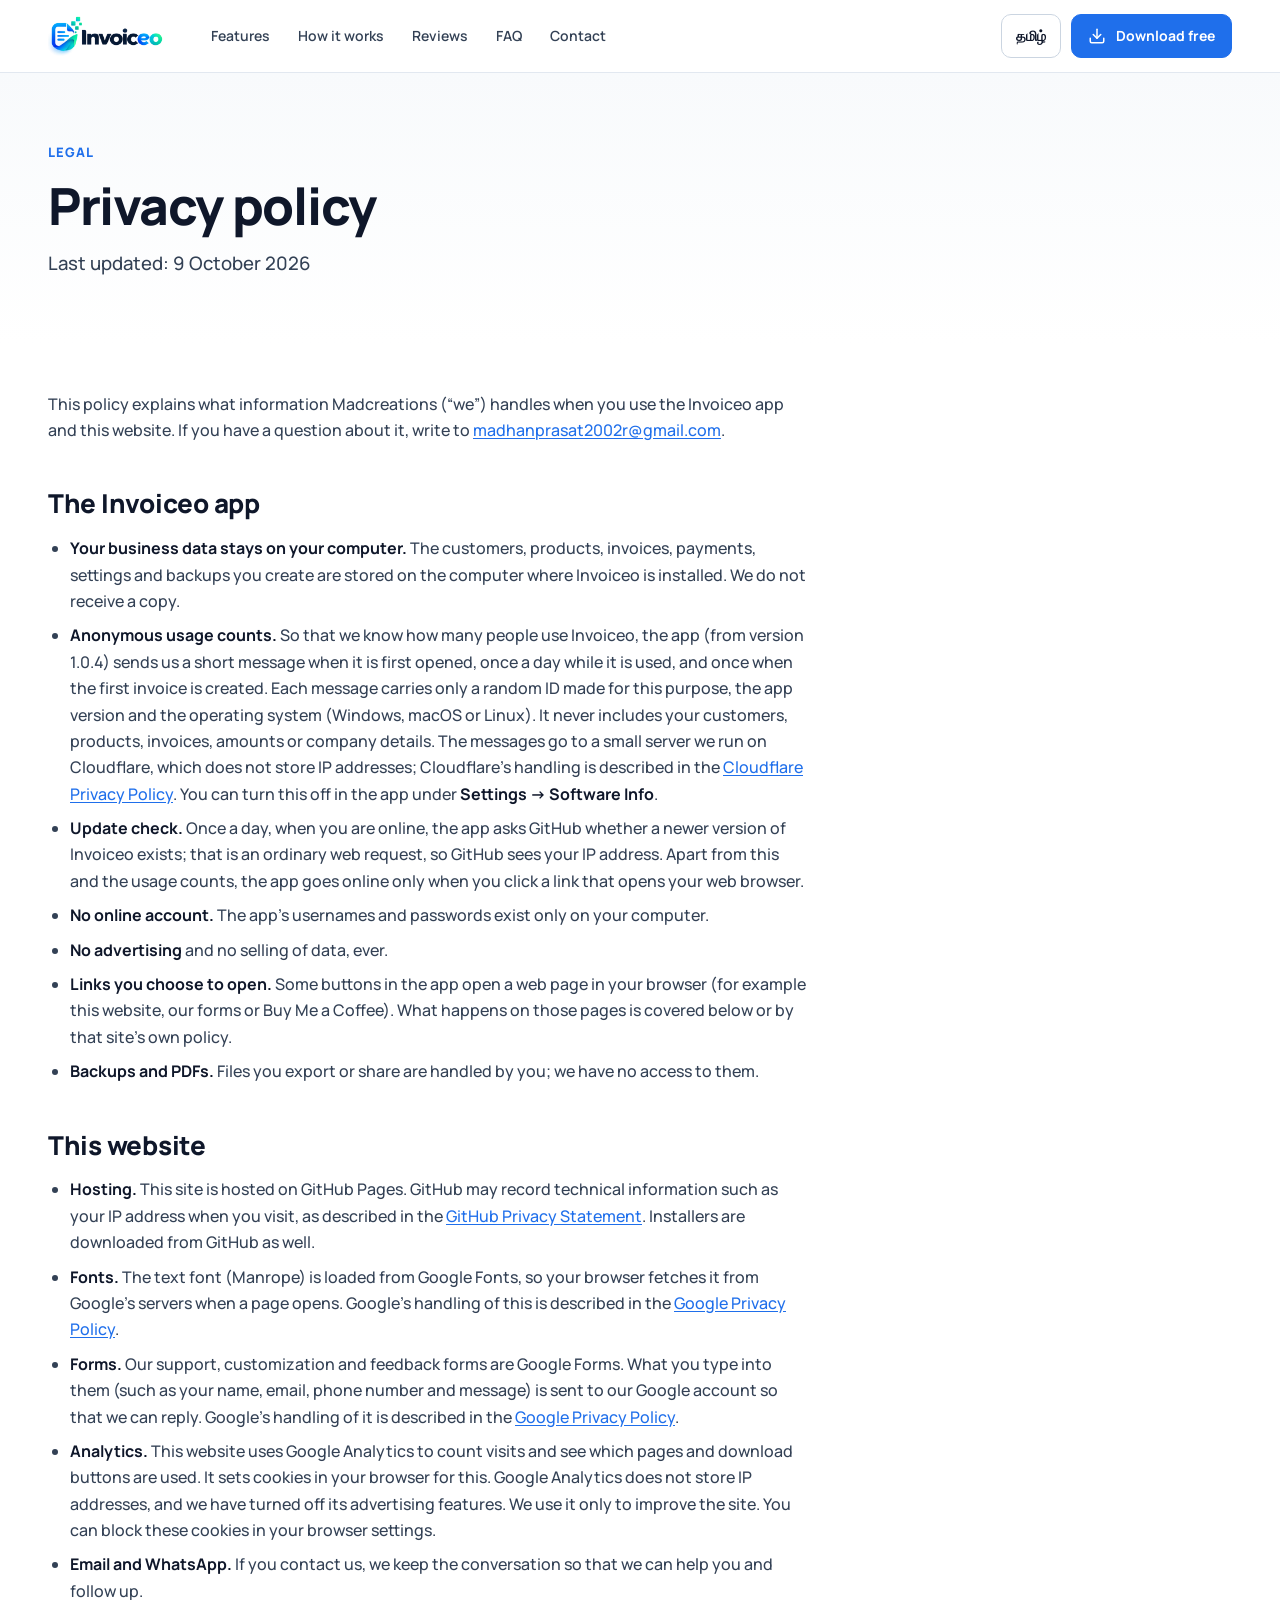
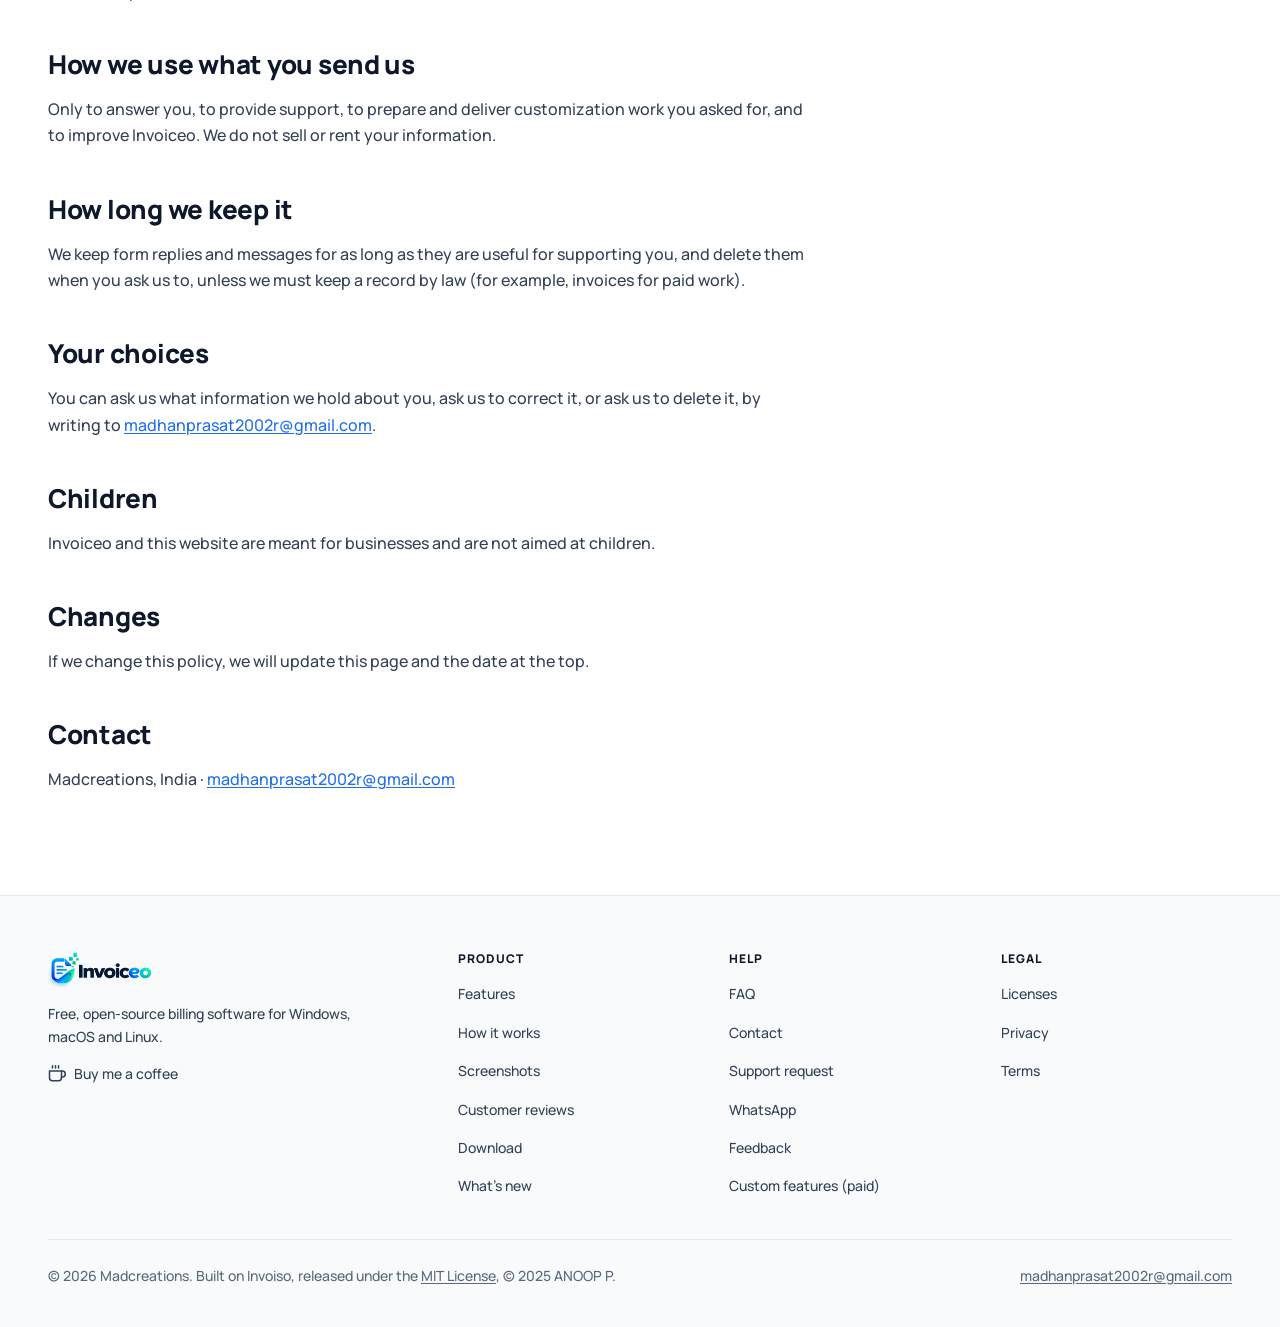
<file: privacy.html>
<!doctype html>
<html lang="en">
<head>
  <meta charset="utf-8">
  <meta name="viewport" content="width=device-width, initial-scale=1">
  <meta name="color-scheme" content="light">
  <meta name="theme-color" content="#ffffff">
  <title>Privacy policy — Invoiceo</title>
  <meta name="description" content="How Madcreations handles information for the Invoiceo app and website. Your business data stays on your computer.">
  <link rel="canonical" href="https://invoiceo.in/privacy.html">
  <meta property="og:type" content="website">
  <meta property="og:site_name" content="Invoiceo">
  <meta property="og:locale" content="en_IN">
  <meta property="og:title" content="Privacy policy — Invoiceo">
  <meta property="og:description" content="How Madcreations handles information for the Invoiceo app and website. Your business data stays on your computer.">
  <meta property="og:url" content="https://invoiceo.in/privacy.html">
  <meta property="og:image" content="https://invoiceo.in/assets/images/og-image.png">
  <meta name="twitter:card" content="summary_large_image">
  <link rel="icon" href="favicon.ico" sizes="any">
  <link rel="icon" type="image/png" sizes="32x32" href="assets/images/favicon-32.png">
  <link rel="apple-touch-icon" href="assets/images/apple-touch-icon.png">
  <link rel="manifest" href="site.webmanifest">
  <link rel="preconnect" href="https://fonts.googleapis.com">
  <link rel="preconnect" href="https://fonts.gstatic.com" crossorigin>
  <link rel="stylesheet" href="https://fonts.googleapis.com/css2?family=Manrope:wght@400..800&amp;display=swap">
  <link rel="stylesheet" href="assets/css/site.css?v=5d3519de44">
</head>
<body>
<a class="skip-link" href="#main">Skip to content</a>
<header class="site-header">
  <div class="wrap">
    <a class="brand" href="index.html" aria-label="Invoiceo home"><img src="assets/images/logo.png" alt="Invoiceo" width="196" height="68"></a>
    <nav class="nav" aria-label="Main"><a href="index.html#features">Features</a><a href="index.html#how-it-works">How it works</a><a href="reviews.html">Reviews</a><a href="faq.html">FAQ</a><a href="contact.html">Contact</a></nav>
    <div class="header-actions">
      <a class="lang-switch" href="ta.html" hreflang="ta" lang="ta" title="தமிழில் படிக்க">தமிழ்</a>
      <a class="btn btn-primary header-cta" href="download.html"><svg width="24" height="24" viewBox="0 0 24 24" fill="none" stroke="currentColor" stroke-width="2" stroke-linecap="round" stroke-linejoin="round" aria-hidden="true" focusable="false"><path d="M21 15v4a2 2 0 0 1-2 2H5a2 2 0 0 1-2-2v-4"/><polyline points="7 10 12 15 17 10"/><line x1="12" y1="15" x2="12" y2="3"/></svg><span>Download free</span></a>
      <button class="menu-toggle" type="button" aria-controls="site-nav" aria-expanded="false" aria-label="Menu"><svg width="24" height="24" viewBox="0 0 24 24" fill="none" stroke="currentColor" stroke-width="2" stroke-linecap="round" stroke-linejoin="round" aria-hidden="true" focusable="false"><line x1="3" y1="12" x2="21" y2="12"/><line x1="3" y1="6" x2="21" y2="6"/><line x1="3" y1="18" x2="21" y2="18"/></svg></button>
    </div>
    <nav class="mobile-nav" id="site-nav" aria-label="Main menu"><a href="index.html#features">Features</a><a href="index.html#how-it-works">How it works</a><a href="reviews.html">Reviews</a><a href="faq.html">FAQ</a><a href="contact.html">Contact</a><a href="index.html#screenshots">Screenshots</a><a href="changelog.html">What’s new</a><a class="btn btn-primary btn-lg btn-block" href="download.html"><svg width="24" height="24" viewBox="0 0 24 24" fill="none" stroke="currentColor" stroke-width="2" stroke-linecap="round" stroke-linejoin="round" aria-hidden="true" focusable="false"><path d="M21 15v4a2 2 0 0 1-2 2H5a2 2 0 0 1-2-2v-4"/><polyline points="7 10 12 15 17 10"/><line x1="12" y1="15" x2="12" y2="3"/></svg><span>Download free</span></a></nav>
  </div>
</header>
<main id="main">
<section class="page-head">
  <div class="wrap">
    <p class="eyebrow">Legal</p>
    <h1>Privacy policy</h1>
    <p class="lead">Last updated: 9 October 2026</p>
  </div>
</section>

<section class="page-body">
  <div class="wrap">
    <div class="prose">
    <p>This policy explains what information Madcreations (“we”) handles when you use the Invoiceo app and this website. If you have a question about it, write to <a href="mailto:madhanprasat2002r@gmail.com">madhanprasat2002r@gmail.com</a>.</p>

    <h2>The Invoiceo app</h2>
    <ul>
      <li><b>Your business data stays on your computer.</b> The customers, products, invoices, payments, settings and backups you create are stored on the computer where Invoiceo is installed. We do not receive a copy.</li>
      <li><b>Anonymous usage counts.</b> So that we know how many people use Invoiceo, the app (from version 1.0.4) sends us a short message when it is first opened, once a day while it is used, and once when the first invoice is created. Each message carries only a random ID made for this purpose, the app version and the operating system (Windows, macOS or Linux). It never includes your customers, products, invoices, amounts or company details. The messages go to a small server we run on Cloudflare, which does not store IP addresses; Cloudflare’s handling is described in the <a href="https://www.cloudflare.com/privacypolicy/" target="_blank" rel="noopener">Cloudflare Privacy Policy</a>. You can turn this off in the app under <b>Settings → Software Info</b>.</li>
      <li><b>Update check.</b> Once a day, when you are online, the app asks GitHub whether a newer version of Invoiceo exists; that is an ordinary web request, so GitHub sees your IP address. Apart from this and the usage counts, the app goes online only when you click a link that opens your web browser.</li>
      <li><b>No online account.</b> The app’s usernames and passwords exist only on your computer.</li>
      <li><b>No advertising</b> and no selling of data, ever.</li>
      <li><b>Links you choose to open.</b> Some buttons in the app open a web page in your browser (for example this website, our forms or Buy Me a Coffee). What happens on those pages is covered below or by that site’s own policy.</li>
      <li><b>Backups and PDFs.</b> Files you export or share are handled by you; we have no access to them.</li>
    </ul>

    <h2>This website</h2>
    <ul>
      <li><b>Hosting.</b> This site is hosted on GitHub Pages. GitHub may record technical information such as your IP address when you visit, as described in the <a href="https://docs.github.com/en/site-policy/privacy-policies/github-general-privacy-statement" target="_blank" rel="noopener">GitHub Privacy Statement</a>. Installers are downloaded from GitHub as well.</li>
      <li><b>Fonts.</b> The text font (Manrope) is loaded from Google Fonts, so your browser fetches it from Google’s servers when a page opens. Google’s handling of this is described in the <a href="https://policies.google.com/privacy" target="_blank" rel="noopener">Google Privacy Policy</a>.</li>
      <li><b>Forms.</b> Our support, customization and feedback forms are Google Forms. What you type into them (such as your name, email, phone number and message) is sent to our Google account so that we can reply. Google’s handling of it is described in the <a href="https://policies.google.com/privacy" target="_blank" rel="noopener">Google Privacy Policy</a>.</li>
      <li><b>Analytics.</b> This website uses Google Analytics to count visits and see which pages and download buttons are used. It sets cookies in your browser for this. Google Analytics does not store IP addresses, and we have turned off its advertising features. We use it only to improve the site. You can block these cookies in your browser settings.</li>
      <li><b>Email and WhatsApp.</b> If you contact us, we keep the conversation so that we can help you and follow up.</li>
    </ul>

    <h2>How we use what you send us</h2>
    <p>Only to answer you, to provide support, to prepare and deliver customization work you asked for, and to improve Invoiceo. We do not sell or rent your information.</p>

    <h2>How long we keep it</h2>
    <p>We keep form replies and messages for as long as they are useful for supporting you, and delete them when you ask us to, unless we must keep a record by law (for example, invoices for paid work).</p>

    <h2>Your choices</h2>
    <p>You can ask us what information we hold about you, ask us to correct it, or ask us to delete it, by writing to <a href="mailto:madhanprasat2002r@gmail.com">madhanprasat2002r@gmail.com</a>.</p>

    <h2>Children</h2>
    <p>Invoiceo and this website are meant for businesses and are not aimed at children.</p>

    <h2>Changes</h2>
    <p>If we change this policy, we will update this page and the date at the top.</p>

    <h2>Contact</h2>
    <p>Madcreations, India · <a href="mailto:madhanprasat2002r@gmail.com">madhanprasat2002r@gmail.com</a></p>
    </div>
  </div>
</section>
</main>
<footer class="site-footer">
  <div class="wrap">
    <div class="foot">
      <div class="foot-brand">
        <img src="assets/images/logo.png" alt="Invoiceo" width="196" height="68" loading="lazy">
        <p>Free, open-source billing software for Windows, macOS and Linux.</p>
        <a class="coffee" href="https://buymeacoffee.com/madcreations" target="_blank" rel="noopener"><svg width="24" height="24" viewBox="0 0 24 24" fill="none" stroke="currentColor" stroke-width="2" stroke-linecap="round" stroke-linejoin="round" aria-hidden="true" focusable="false"><path d="M18 8h1a4 4 0 0 1 0 8h-1"/><path d="M2 8h16v9a4 4 0 0 1-4 4H6a4 4 0 0 1-4-4V8z"/><line x1="6" y1="1" x2="6" y2="4"/><line x1="10" y1="1" x2="10" y2="4"/><line x1="14" y1="1" x2="14" y2="4"/></svg>Buy me a coffee</a>
      </div>
      <div><h2>Product</h2><ul><li><a href="index.html#features">Features</a></li><li><a href="index.html#how-it-works">How it works</a></li><li><a href="index.html#screenshots">Screenshots</a></li><li><a href="reviews.html">Customer reviews</a></li><li><a href="download.html">Download</a></li><li><a href="changelog.html">What’s new</a></li></ul></div>
      <div><h2>Help</h2><ul><li><a href="faq.html">FAQ</a></li><li><a href="contact.html">Contact</a></li><li data-block><a data-href="forms.support" data-hide-empty target="_blank" rel="noopener">Support request</a></li><li data-block><a data-whatsapp target="_blank" rel="noopener">WhatsApp</a></li><li data-block><a data-href="forms.feedback" data-hide-empty target="_blank" rel="noopener">Feedback</a></li><li><a href="customization.html">Custom features (paid)</a></li></ul></div>
      <div><h2>Legal</h2><ul><li><a href="licenses.html">Licenses</a></li><li><a href="privacy.html">Privacy</a></li><li><a href="terms.html">Terms</a></li></ul></div>
    </div>
    <div class="foot-bottom">
      <span>© <span data-year>2026</span> Madcreations. Built on Invoiso, released under the <a href="licenses.html">MIT License</a>, © 2025 ANOOP P.</span>
      <a href="mailto:madhanprasat2002r@gmail.com">madhanprasat2002r@gmail.com</a>
    </div>
  </div>
</footer>
<script src="assets/js/config.js?v=5711cc85d9"></script>
<script src="assets/js/site.js?v=7aa2aa91ef"></script>
</body>
</html>
</file>
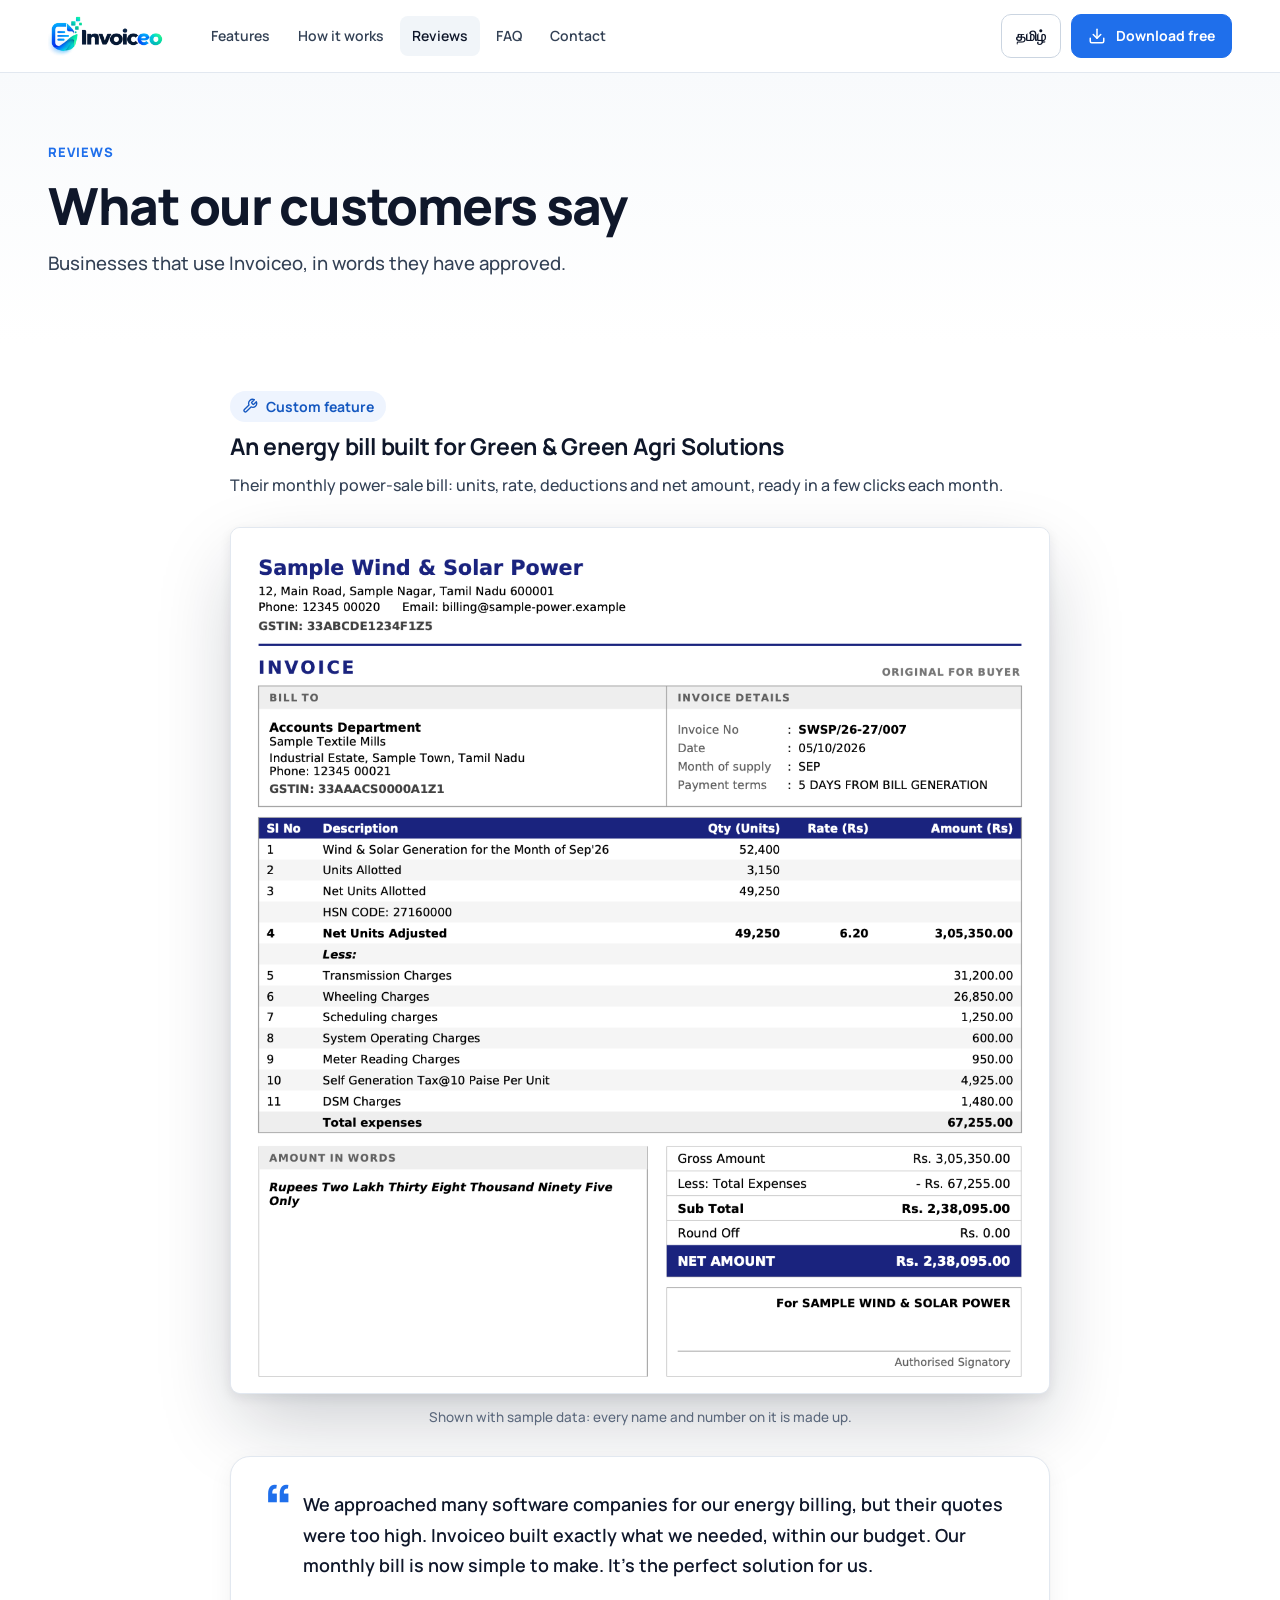
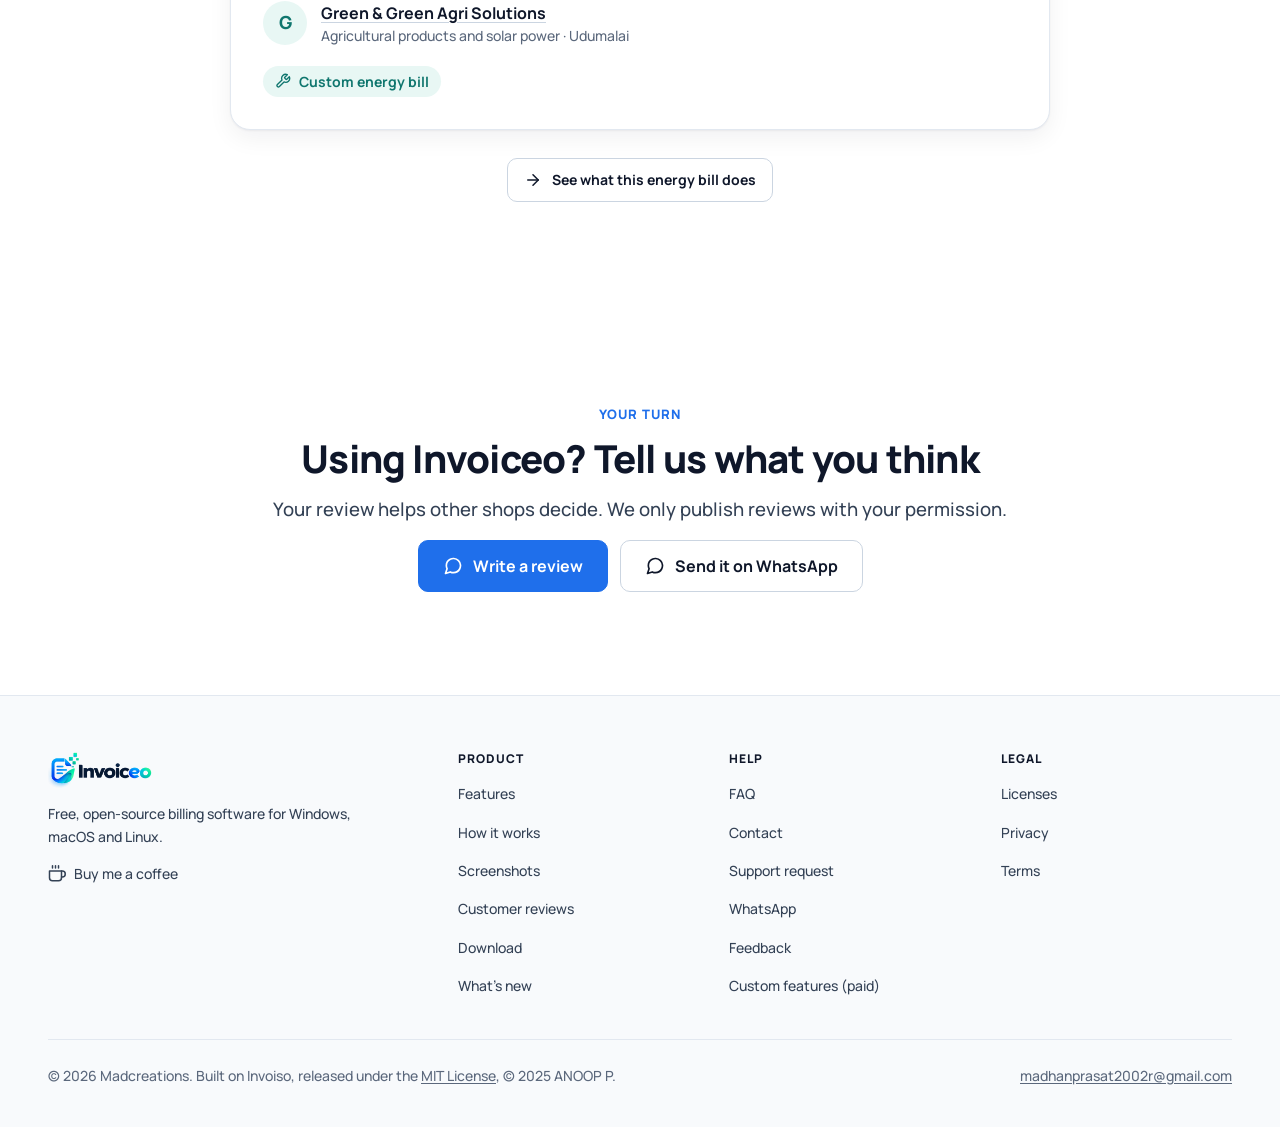
<file: reviews.html>
<!doctype html>
<html lang="en">
<head>
  <meta charset="utf-8">
  <meta name="viewport" content="width=device-width, initial-scale=1">
  <meta name="color-scheme" content="light">
  <meta name="theme-color" content="#ffffff">
  <title>Customer reviews — Invoiceo</title>
  <meta name="description" content="What businesses say about Invoiceo, the free billing software, and the custom features we built for them.">
  <link rel="canonical" href="https://invoiceo.in/reviews.html">
  <meta property="og:type" content="website">
  <meta property="og:site_name" content="Invoiceo">
  <meta property="og:locale" content="en_IN">
  <meta property="og:title" content="Customer reviews — Invoiceo">
  <meta property="og:description" content="What businesses say about Invoiceo, the free billing software, and the custom features we built for them.">
  <meta property="og:url" content="https://invoiceo.in/reviews.html">
  <meta property="og:image" content="https://invoiceo.in/assets/images/og-image.png">
  <meta name="twitter:card" content="summary_large_image">
  <link rel="icon" href="favicon.ico" sizes="any">
  <link rel="icon" type="image/png" sizes="32x32" href="assets/images/favicon-32.png">
  <link rel="apple-touch-icon" href="assets/images/apple-touch-icon.png">
  <link rel="manifest" href="site.webmanifest">
  <link rel="preconnect" href="https://fonts.googleapis.com">
  <link rel="preconnect" href="https://fonts.gstatic.com" crossorigin>
  <link rel="stylesheet" href="https://fonts.googleapis.com/css2?family=Manrope:wght@400..800&amp;display=swap">
  <link rel="stylesheet" href="assets/css/site.css?v=5d3519de44">
</head>
<body>
<a class="skip-link" href="#main">Skip to content</a>
<header class="site-header">
  <div class="wrap">
    <a class="brand" href="index.html" aria-label="Invoiceo home"><img src="assets/images/logo.png" alt="Invoiceo" width="196" height="68"></a>
    <nav class="nav" aria-label="Main"><a href="index.html#features">Features</a><a href="index.html#how-it-works">How it works</a><a href="reviews.html" aria-current="page">Reviews</a><a href="faq.html">FAQ</a><a href="contact.html">Contact</a></nav>
    <div class="header-actions">
      <a class="lang-switch" href="ta.html" hreflang="ta" lang="ta" title="தமிழில் படிக்க">தமிழ்</a>
      <a class="btn btn-primary header-cta" href="download.html"><svg width="24" height="24" viewBox="0 0 24 24" fill="none" stroke="currentColor" stroke-width="2" stroke-linecap="round" stroke-linejoin="round" aria-hidden="true" focusable="false"><path d="M21 15v4a2 2 0 0 1-2 2H5a2 2 0 0 1-2-2v-4"/><polyline points="7 10 12 15 17 10"/><line x1="12" y1="15" x2="12" y2="3"/></svg><span>Download free</span></a>
      <button class="menu-toggle" type="button" aria-controls="site-nav" aria-expanded="false" aria-label="Menu"><svg width="24" height="24" viewBox="0 0 24 24" fill="none" stroke="currentColor" stroke-width="2" stroke-linecap="round" stroke-linejoin="round" aria-hidden="true" focusable="false"><line x1="3" y1="12" x2="21" y2="12"/><line x1="3" y1="6" x2="21" y2="6"/><line x1="3" y1="18" x2="21" y2="18"/></svg></button>
    </div>
    <nav class="mobile-nav" id="site-nav" aria-label="Main menu"><a href="index.html#features">Features</a><a href="index.html#how-it-works">How it works</a><a href="reviews.html" aria-current="page">Reviews</a><a href="faq.html">FAQ</a><a href="contact.html">Contact</a><a href="index.html#screenshots">Screenshots</a><a href="changelog.html">What’s new</a><a class="btn btn-primary btn-lg btn-block" href="download.html"><svg width="24" height="24" viewBox="0 0 24 24" fill="none" stroke="currentColor" stroke-width="2" stroke-linecap="round" stroke-linejoin="round" aria-hidden="true" focusable="false"><path d="M21 15v4a2 2 0 0 1-2 2H5a2 2 0 0 1-2-2v-4"/><polyline points="7 10 12 15 17 10"/><line x1="12" y1="15" x2="12" y2="3"/></svg><span>Download free</span></a></nav>
  </div>
</header>
<main id="main">
<section class="page-head">
  <div class="wrap">
    <p class="eyebrow">Reviews</p>
    <h1>What our customers say</h1>
    <p class="lead">Businesses that use Invoiceo, in words they have approved.</p>
  </div>
</section>

<section class="page-body" aria-labelledby="rv-work">
  <div class="wrap">
    <div class="review-story stack">
      <div class="stack" style="gap: 10px">
        <p><span class="badge badge-brand"><svg width="24" height="24" viewBox="0 0 24 24" fill="none" stroke="currentColor" stroke-width="2" stroke-linecap="round" stroke-linejoin="round" aria-hidden="true" focusable="false"><path d="M14.7 6.3a1 1 0 0 0 0 1.4l1.6 1.6a1 1 0 0 0 1.4 0l3.77-3.77a6 6 0 0 1-7.94 7.94l-6.91 6.91a2.12 2.12 0 0 1-3-3l6.91-6.91a6 6 0 0 1 7.94-7.94l-3.76 3.76z"/></svg><span>Custom feature</span></span></p>
        <h2 class="h3" id="rv-work">An energy bill built for Green &amp; Green Agri Solutions</h2>
        <p>Their monthly power-sale bill: units, rate, deductions and net amount, ready in a few clicks each month.</p>
      </div>
      <figure class="doc-full"><a href="assets/images/docs/energy-bill.png" target="_blank" rel="noopener" title="Open full size"><img src="assets/images/docs/energy-bill.png" width="1240" height="1312" alt="A sample energy bill made with Invoiceo: units generated and allotted, net units at the rate, deductions and the net amount" loading="lazy" decoding="async"></a>
        <figcaption>Shown with sample data: every name and number on it is made up.</figcaption></figure>
      <figure class="testimonial"><blockquote><p>We approached many software companies for our energy billing, but their quotes were too high. Invoiceo built exactly what we needed, within our budget. Our monthly bill is now simple to make. It’s the perfect solution for us.</p></blockquote><figcaption><span class="testimonial-mark" aria-hidden="true">G</span><span><b><a href="customization.html#work">Green &amp; Green Agri Solutions</a></b><span>Agricultural products and solar power · Udumalai</span></span></figcaption><span class="badge badge-teal"><svg width="24" height="24" viewBox="0 0 24 24" fill="none" stroke="currentColor" stroke-width="2" stroke-linecap="round" stroke-linejoin="round" aria-hidden="true" focusable="false"><path d="M14.7 6.3a1 1 0 0 0 0 1.4l1.6 1.6a1 1 0 0 0 1.4 0l3.77-3.77a6 6 0 0 1-7.94 7.94l-6.91 6.91a2.12 2.12 0 0 1-3-3l6.91-6.91a6 6 0 0 1 7.94-7.94l-3.76 3.76z"/></svg><span>Custom energy bill</span></span></figure>
      <p class="center"><a class="btn btn-secondary" href="customization.html#work"><svg width="24" height="24" viewBox="0 0 24 24" fill="none" stroke="currentColor" stroke-width="2" stroke-linecap="round" stroke-linejoin="round" aria-hidden="true" focusable="false"><line x1="5" y1="12" x2="19" y2="12"/><polyline points="12 5 19 12 12 19"/></svg><span>See what this energy bill does</span></a></p>
    </div>
  </div>
</section>

<section class="section section-flush" aria-labelledby="rv-write">
  <div class="wrap narrow center stack" style="align-items: center">
    <div class="section-head"><p class="eyebrow">Your turn</p><h2 id="rv-write">Using Invoiceo? Tell us what you think</h2><p class="lead">Your review helps other shops decide. We only publish reviews with your permission.</p></div>
    <div class="cta-row" style="justify-content: center">
      <span data-block><a class="btn btn-primary btn-lg" href="#" data-href="forms.feedback" data-hide-empty target="_blank" rel="noopener"><svg width="24" height="24" viewBox="0 0 24 24" fill="none" stroke="currentColor" stroke-width="2" stroke-linecap="round" stroke-linejoin="round" aria-hidden="true" focusable="false"><path d="M21 11.5a8.38 8.38 0 0 1-.9 3.8 8.5 8.5 0 0 1-7.6 4.7 8.38 8.38 0 0 1-3.8-.9L3 21l1.9-5.7a8.38 8.38 0 0 1-.9-3.8 8.5 8.5 0 0 1 4.7-7.6 8.38 8.38 0 0 1 3.8-.9h.5a8.48 8.48 0 0 1 8 8v.5z"/></svg><span>Write a review</span></a></span>
      <span data-block><a class="btn btn-secondary btn-lg" href="#" data-whatsapp target="_blank" rel="noopener"><svg width="24" height="24" viewBox="0 0 24 24" fill="none" stroke="currentColor" stroke-width="2" stroke-linecap="round" stroke-linejoin="round" aria-hidden="true" focusable="false"><path d="M21 11.5a8.38 8.38 0 0 1-.9 3.8 8.5 8.5 0 0 1-7.6 4.7 8.38 8.38 0 0 1-3.8-.9L3 21l1.9-5.7a8.38 8.38 0 0 1-.9-3.8 8.5 8.5 0 0 1 4.7-7.6 8.38 8.38 0 0 1 3.8-.9h.5a8.48 8.48 0 0 1 8 8v.5z"/></svg><span>Send it on WhatsApp</span></a></span>
    </div>
  </div>
</section>
</main>
<footer class="site-footer">
  <div class="wrap">
    <div class="foot">
      <div class="foot-brand">
        <img src="assets/images/logo.png" alt="Invoiceo" width="196" height="68" loading="lazy">
        <p>Free, open-source billing software for Windows, macOS and Linux.</p>
        <a class="coffee" href="https://buymeacoffee.com/madcreations" target="_blank" rel="noopener"><svg width="24" height="24" viewBox="0 0 24 24" fill="none" stroke="currentColor" stroke-width="2" stroke-linecap="round" stroke-linejoin="round" aria-hidden="true" focusable="false"><path d="M18 8h1a4 4 0 0 1 0 8h-1"/><path d="M2 8h16v9a4 4 0 0 1-4 4H6a4 4 0 0 1-4-4V8z"/><line x1="6" y1="1" x2="6" y2="4"/><line x1="10" y1="1" x2="10" y2="4"/><line x1="14" y1="1" x2="14" y2="4"/></svg>Buy me a coffee</a>
      </div>
      <div><h2>Product</h2><ul><li><a href="index.html#features">Features</a></li><li><a href="index.html#how-it-works">How it works</a></li><li><a href="index.html#screenshots">Screenshots</a></li><li><a href="reviews.html">Customer reviews</a></li><li><a href="download.html">Download</a></li><li><a href="changelog.html">What’s new</a></li></ul></div>
      <div><h2>Help</h2><ul><li><a href="faq.html">FAQ</a></li><li><a href="contact.html">Contact</a></li><li data-block><a data-href="forms.support" data-hide-empty target="_blank" rel="noopener">Support request</a></li><li data-block><a data-whatsapp target="_blank" rel="noopener">WhatsApp</a></li><li data-block><a data-href="forms.feedback" data-hide-empty target="_blank" rel="noopener">Feedback</a></li><li><a href="customization.html">Custom features (paid)</a></li></ul></div>
      <div><h2>Legal</h2><ul><li><a href="licenses.html">Licenses</a></li><li><a href="privacy.html">Privacy</a></li><li><a href="terms.html">Terms</a></li></ul></div>
    </div>
    <div class="foot-bottom">
      <span>© <span data-year>2026</span> Madcreations. Built on Invoiso, released under the <a href="licenses.html">MIT License</a>, © 2025 ANOOP P.</span>
      <a href="mailto:madhanprasat2002r@gmail.com">madhanprasat2002r@gmail.com</a>
    </div>
  </div>
</footer>
<script src="assets/js/config.js?v=5711cc85d9"></script>
<script src="assets/js/site.js?v=7aa2aa91ef"></script>
</body>
</html>
</file>
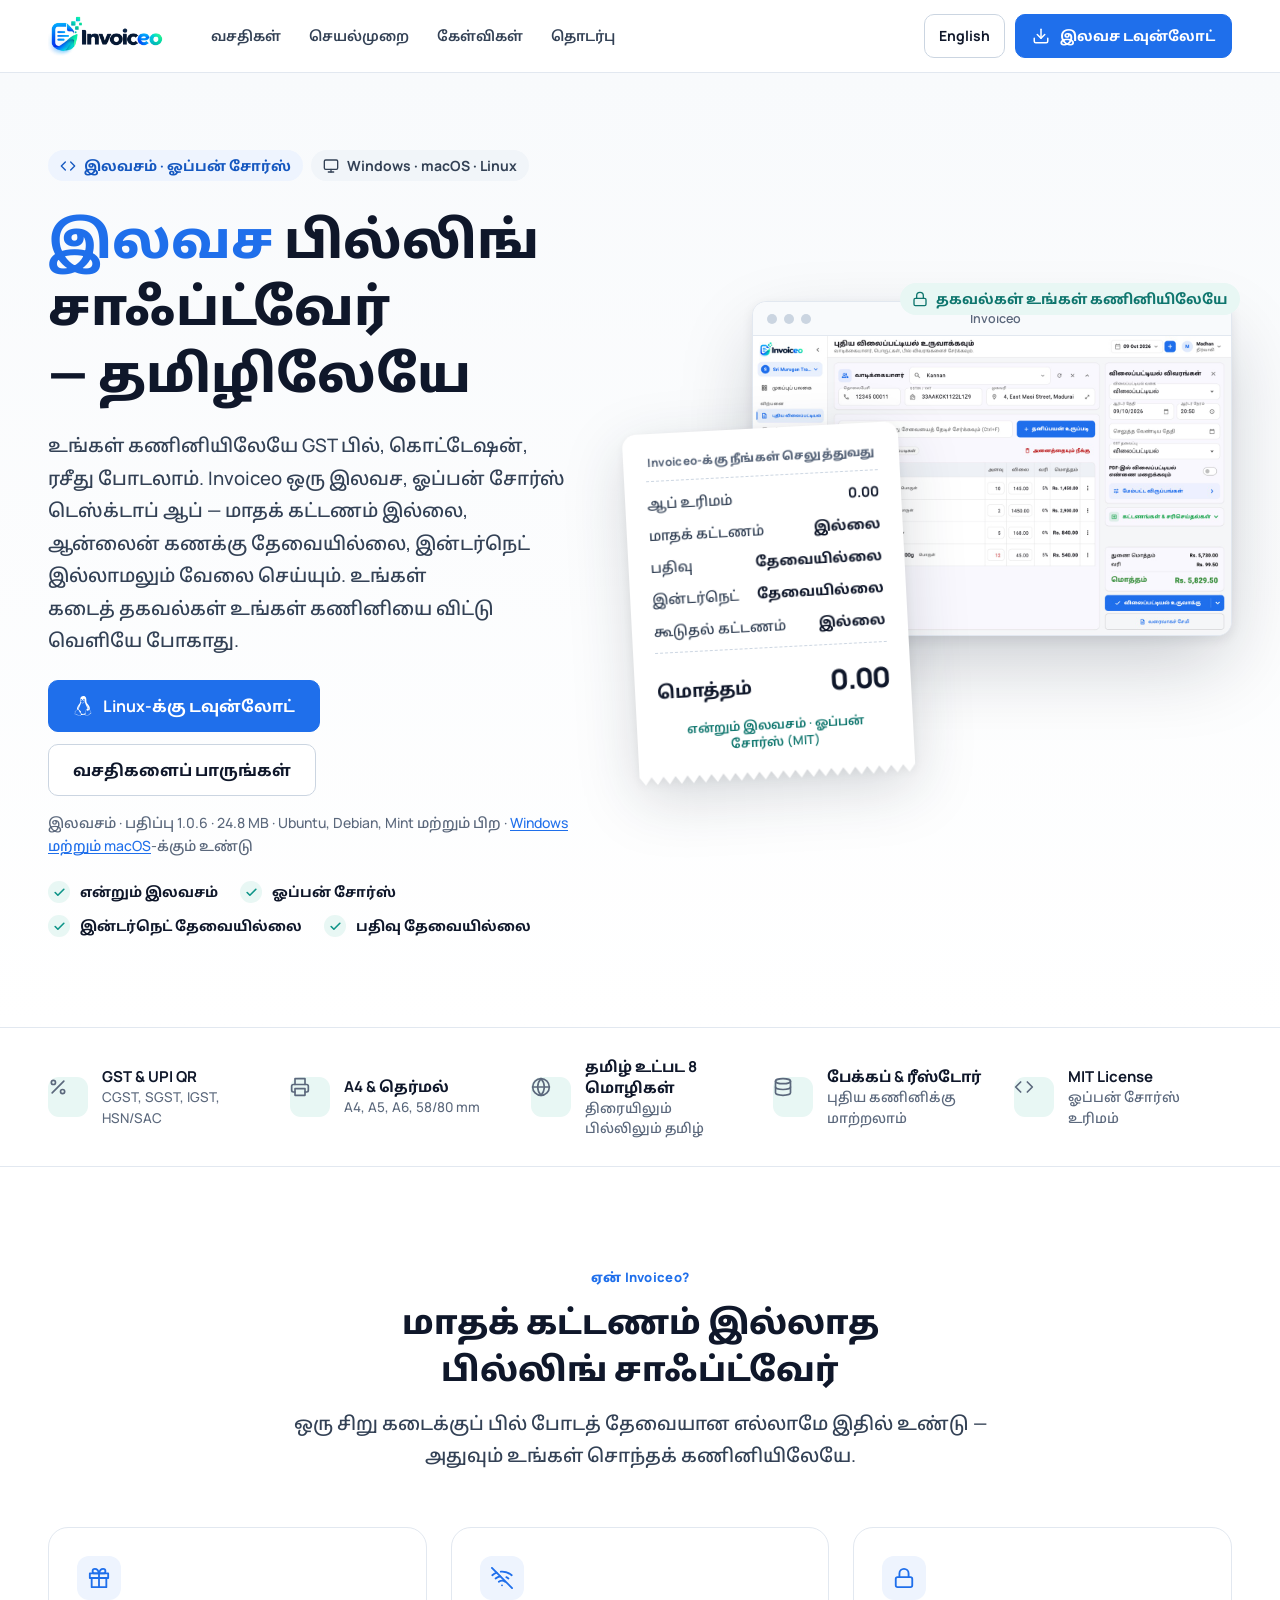
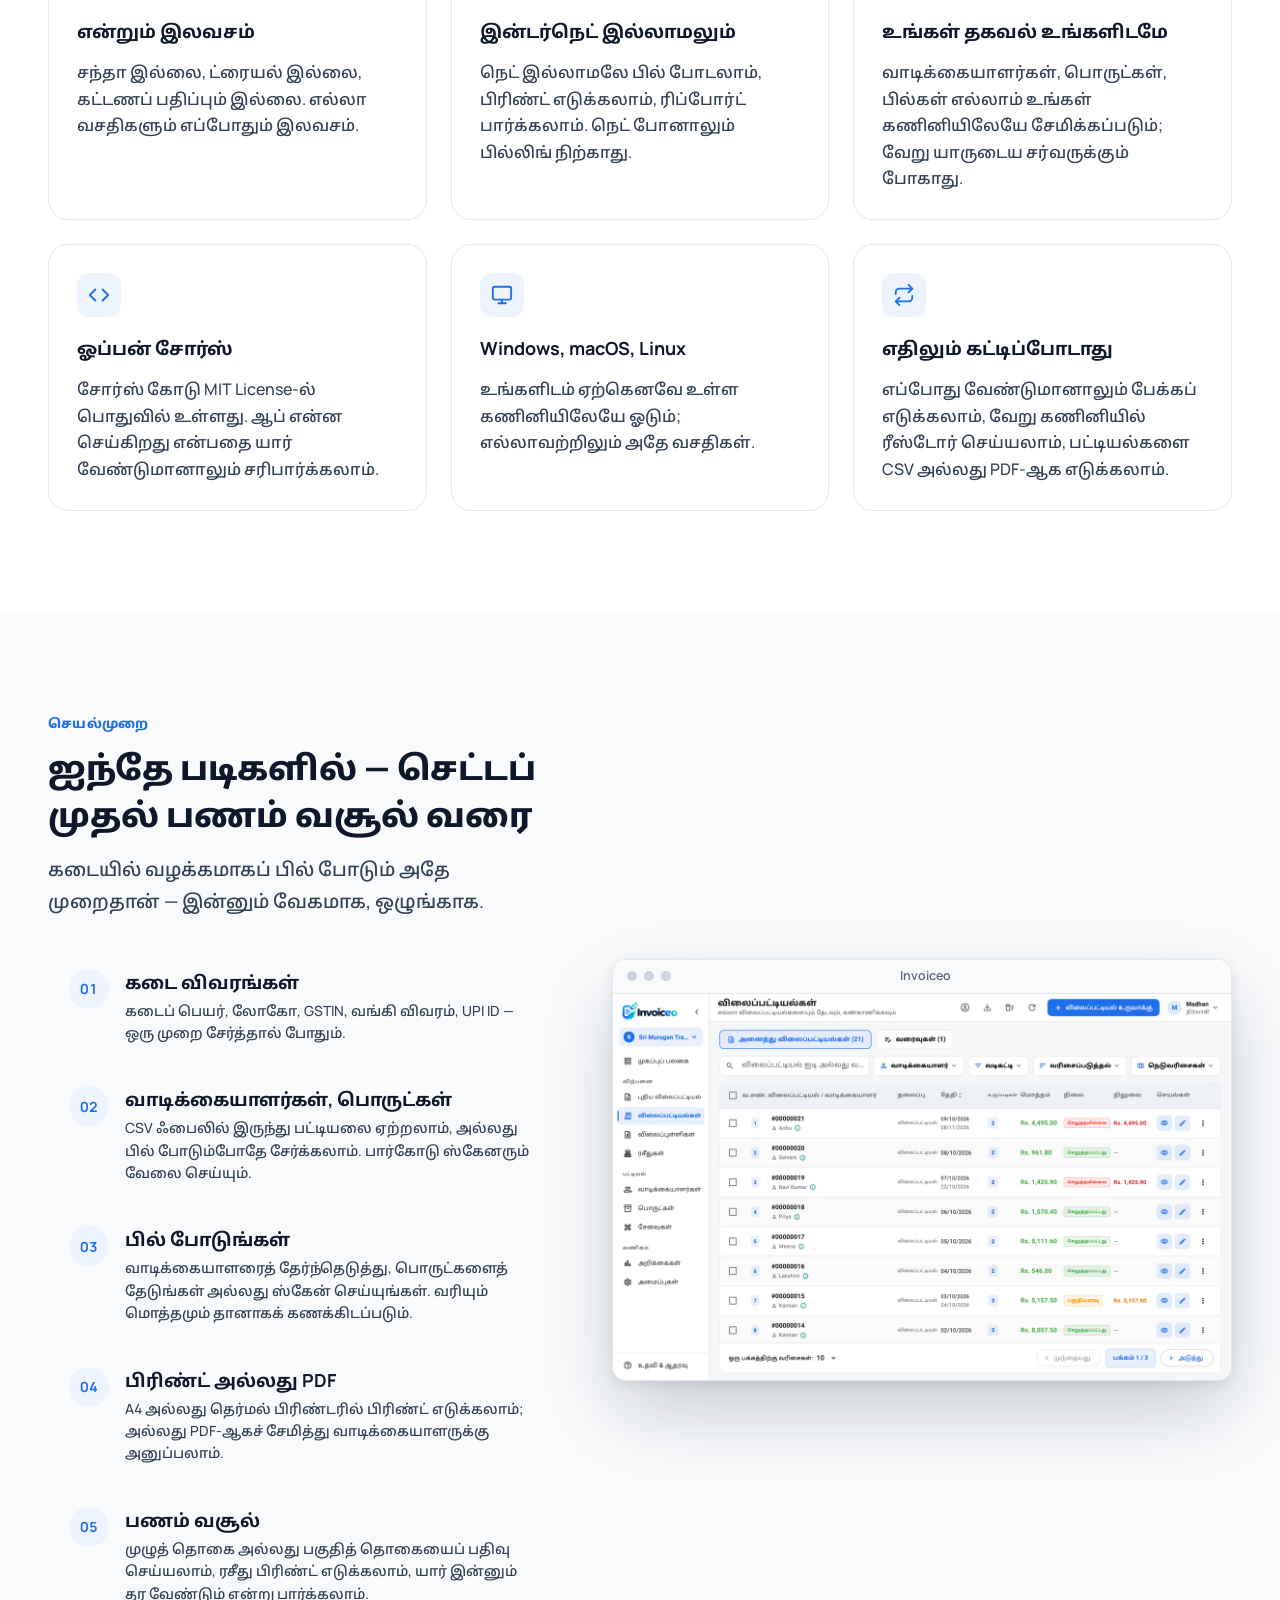
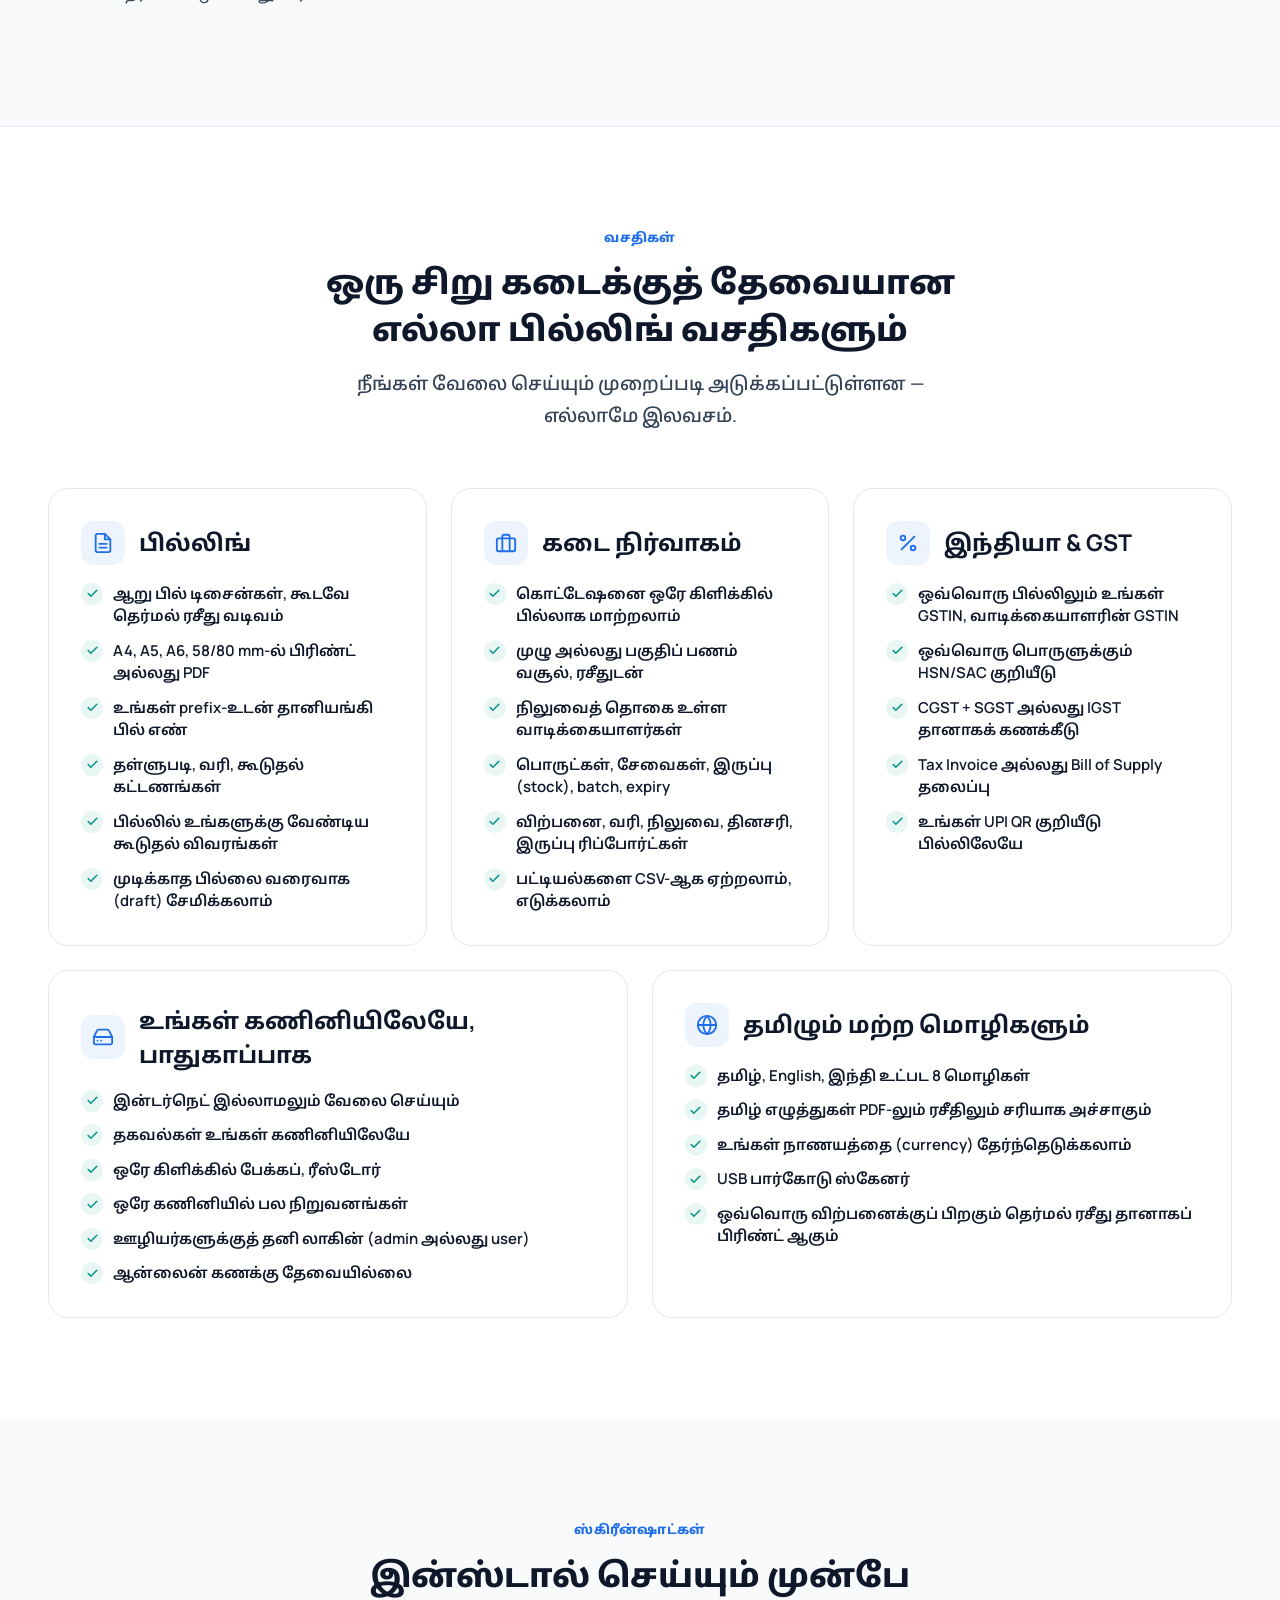
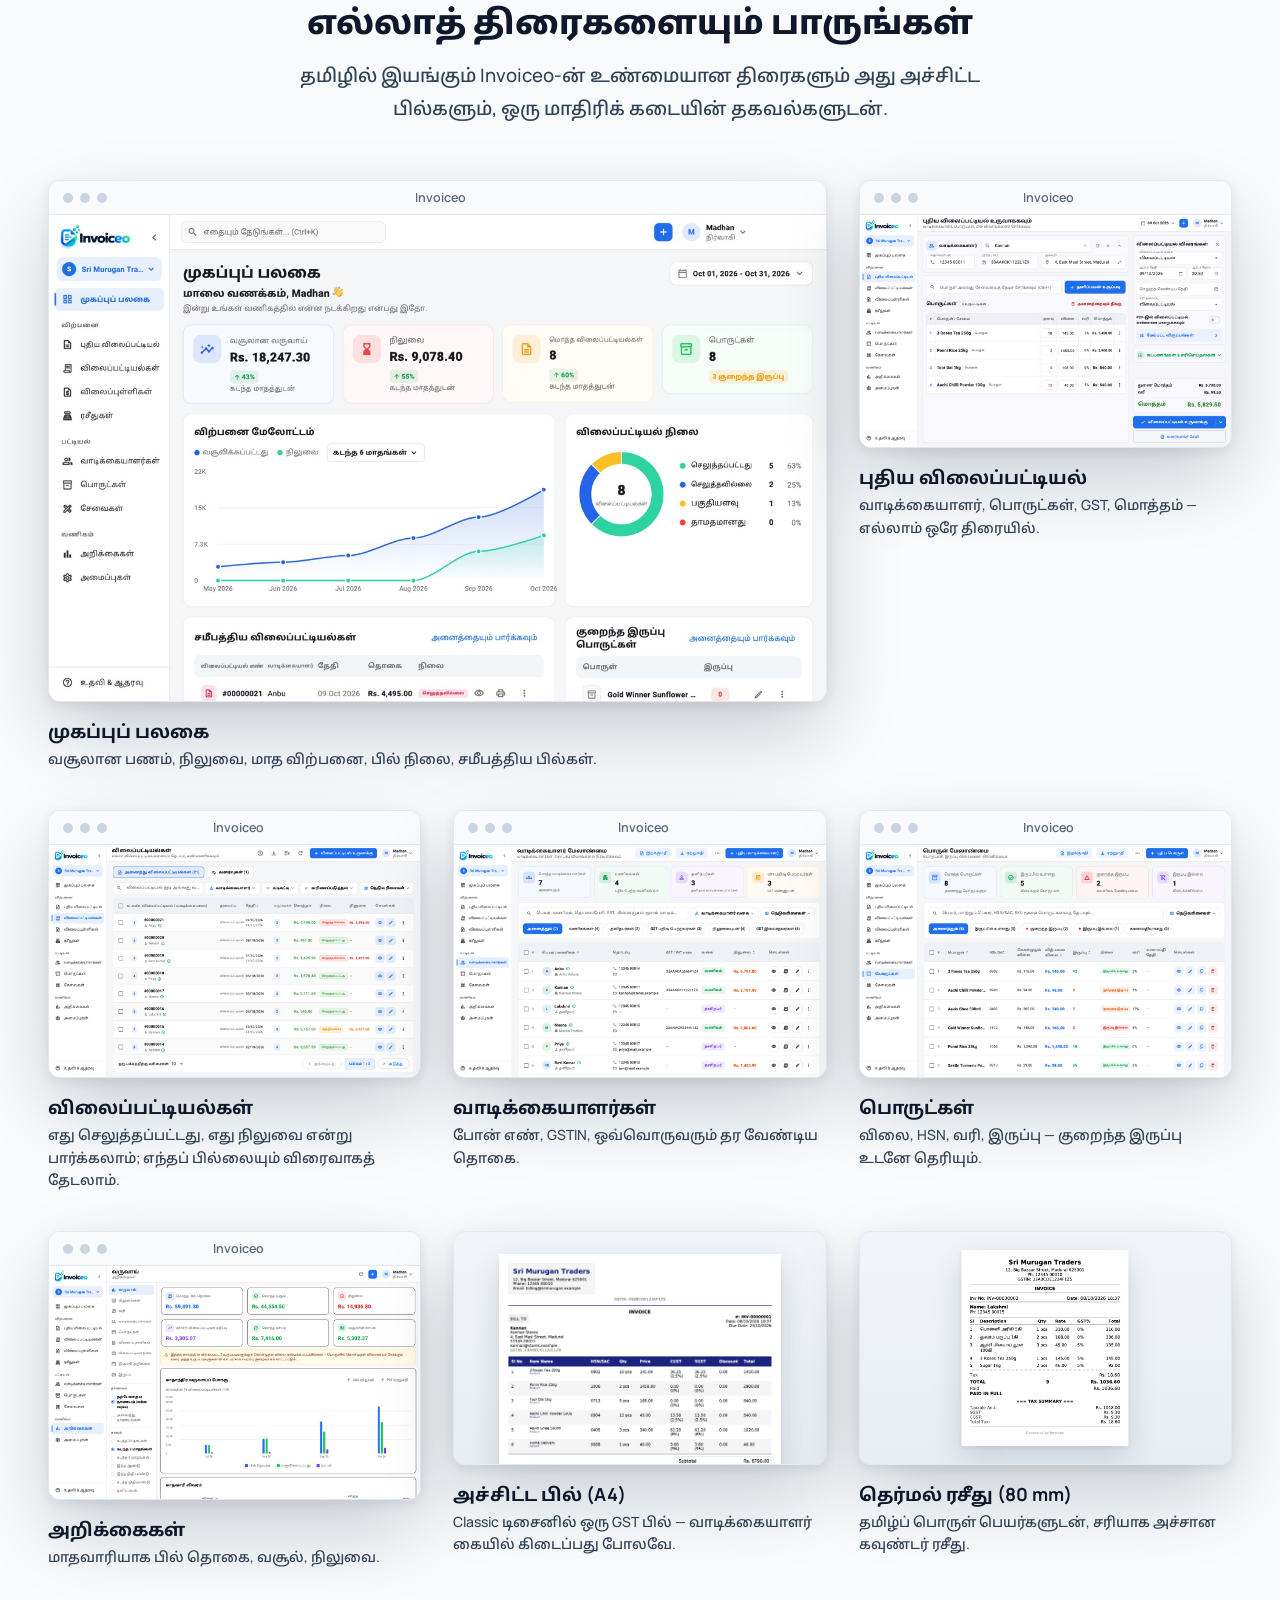
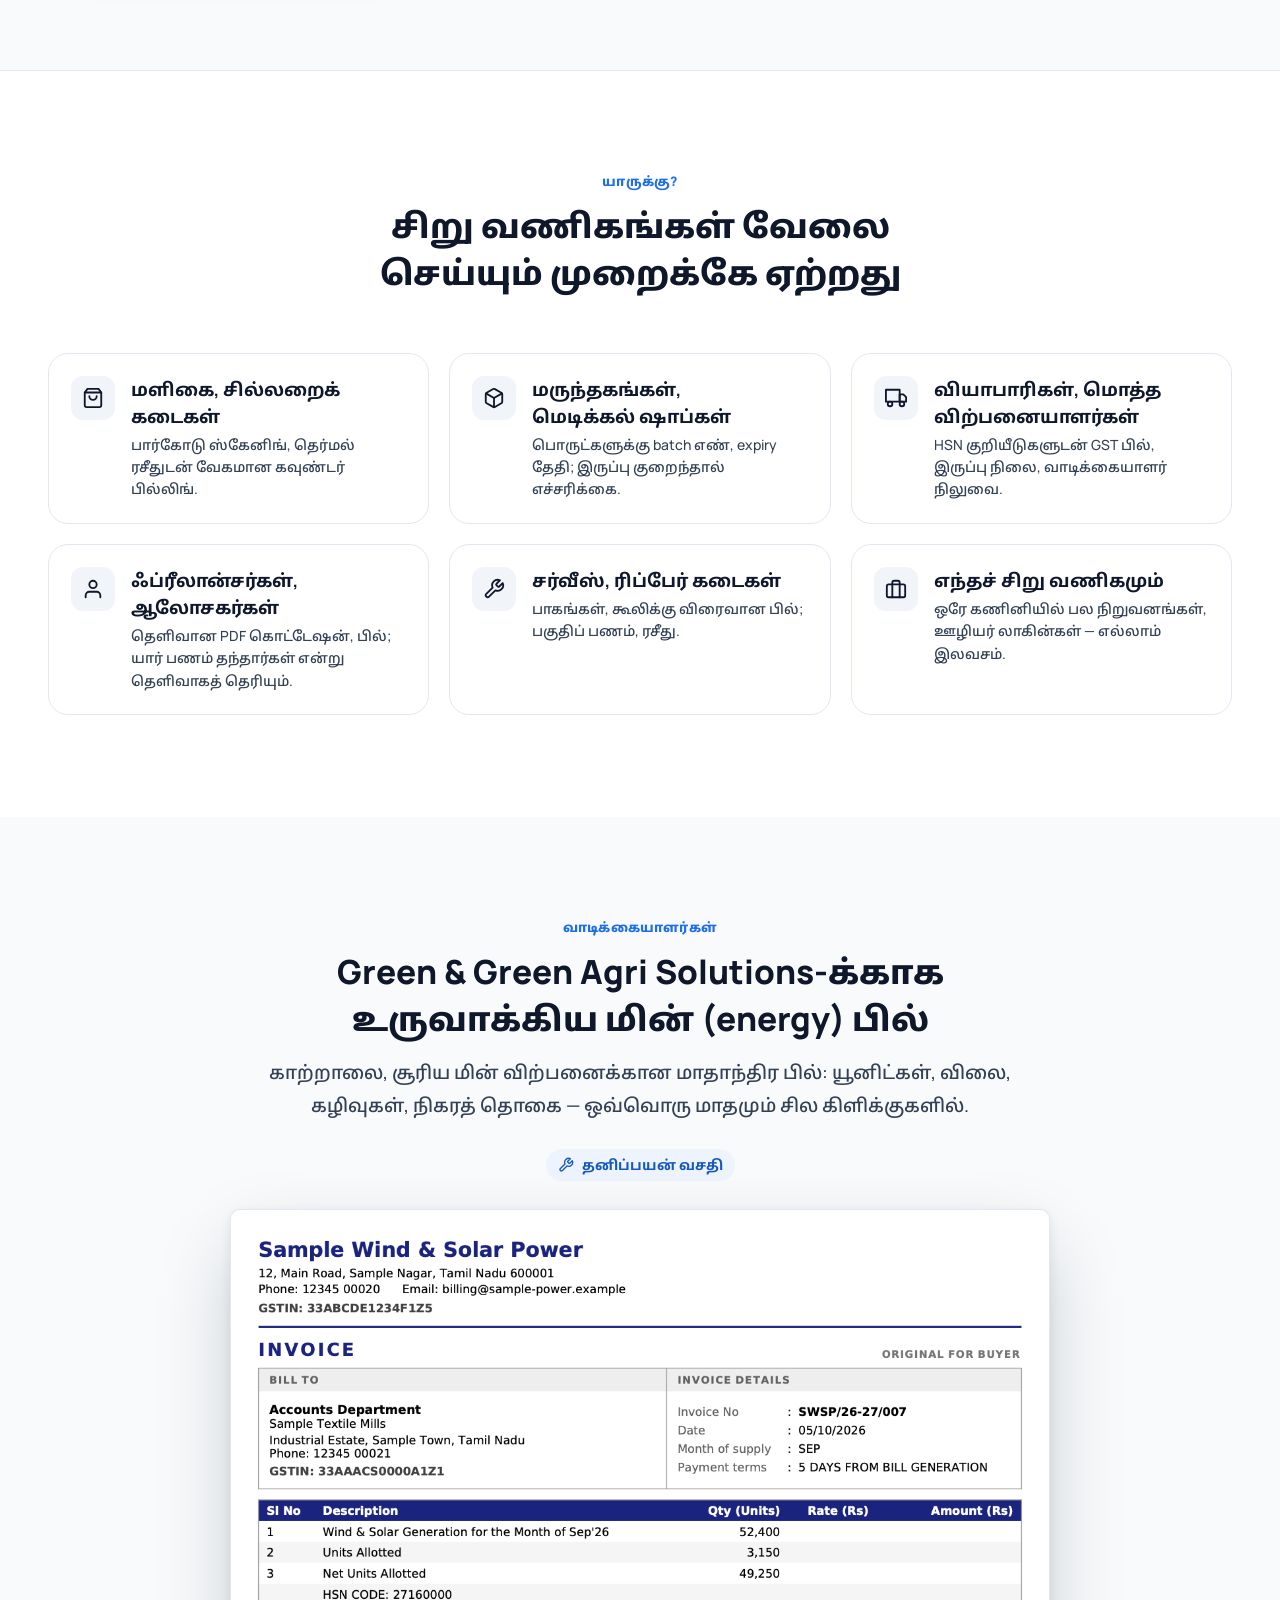
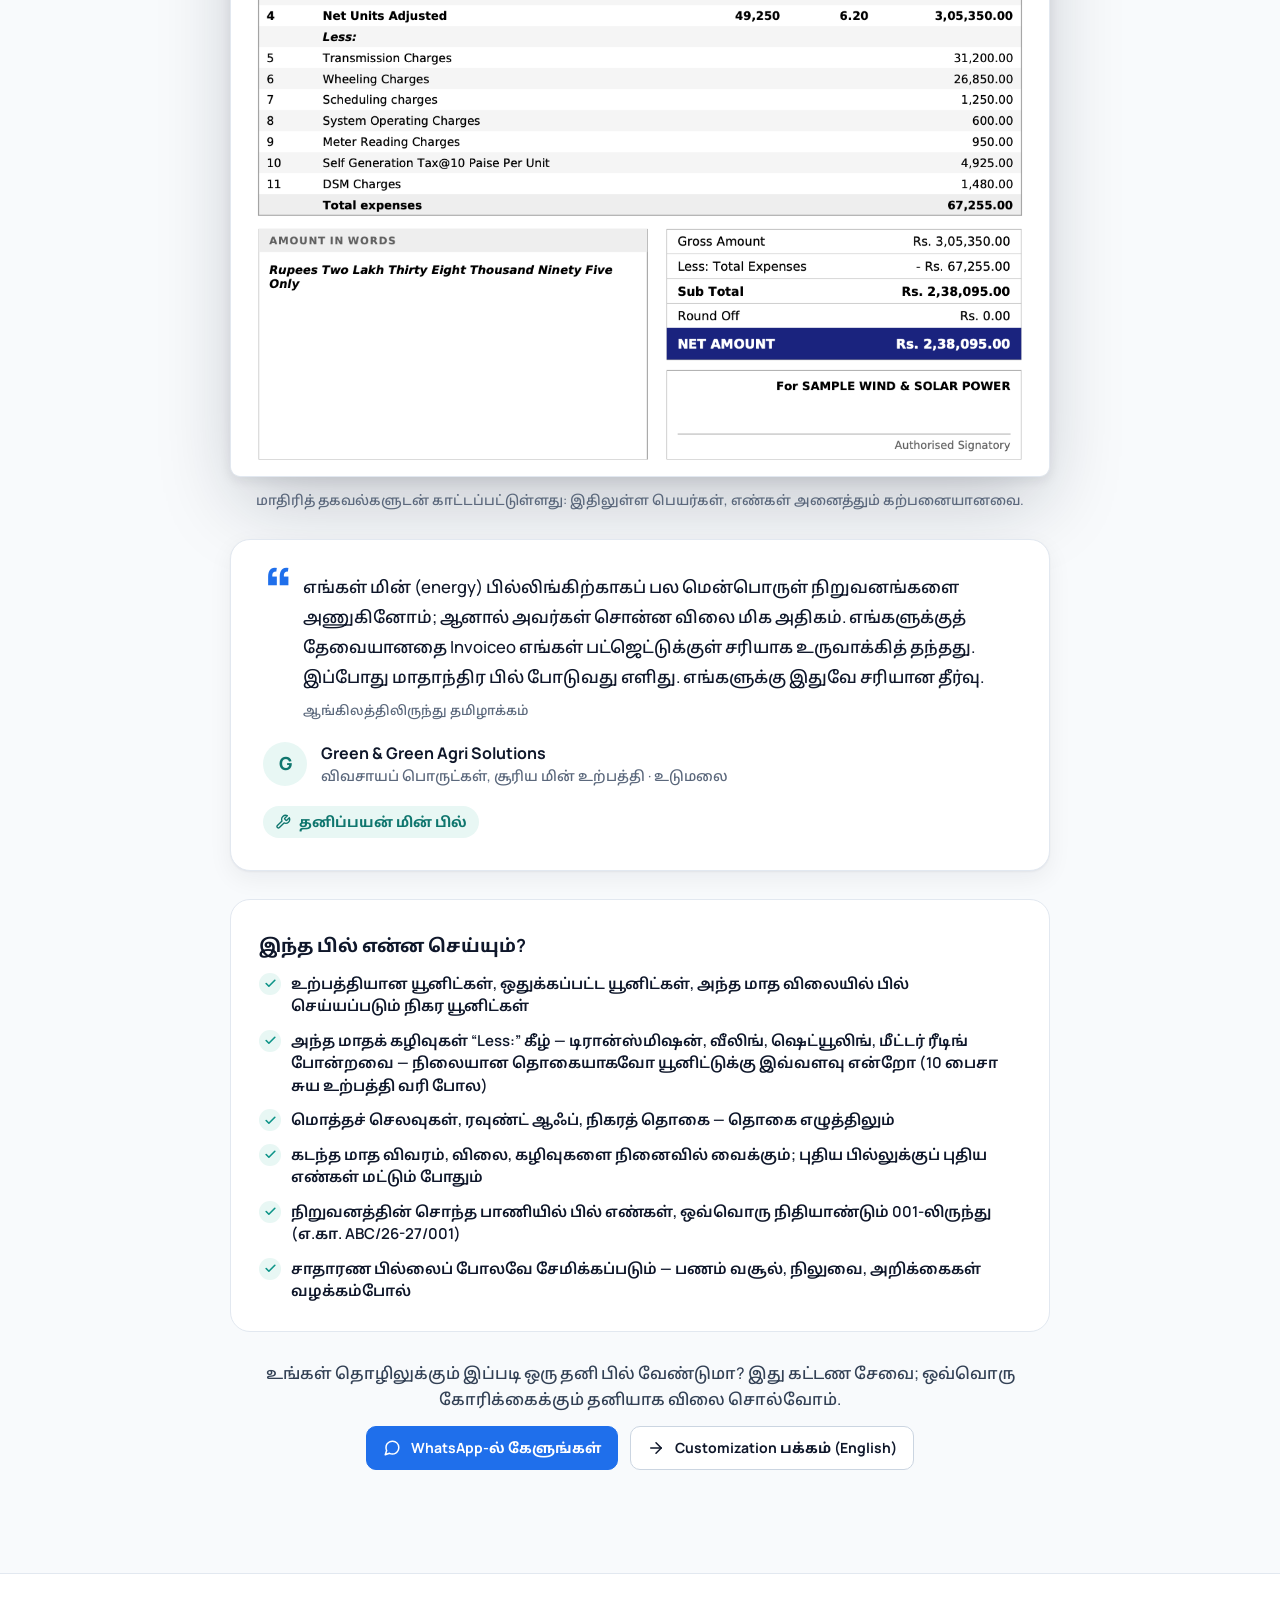
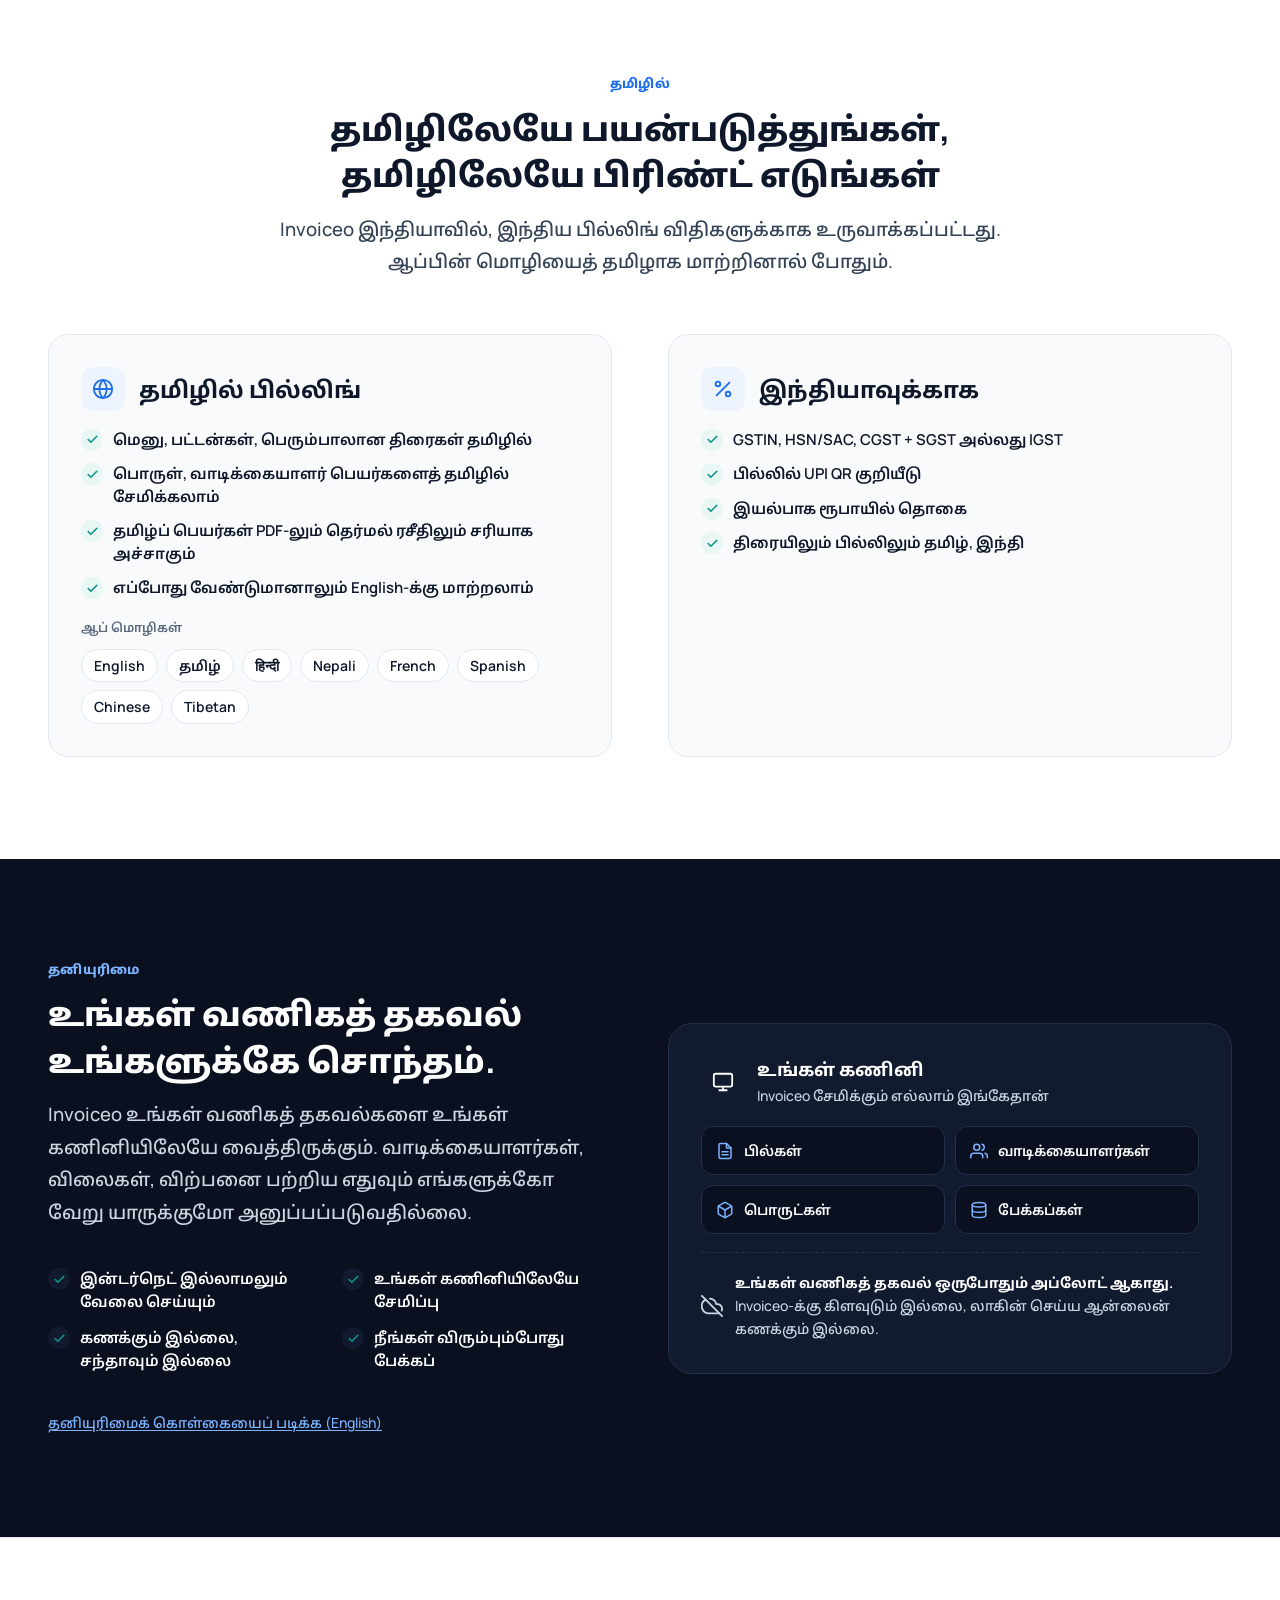
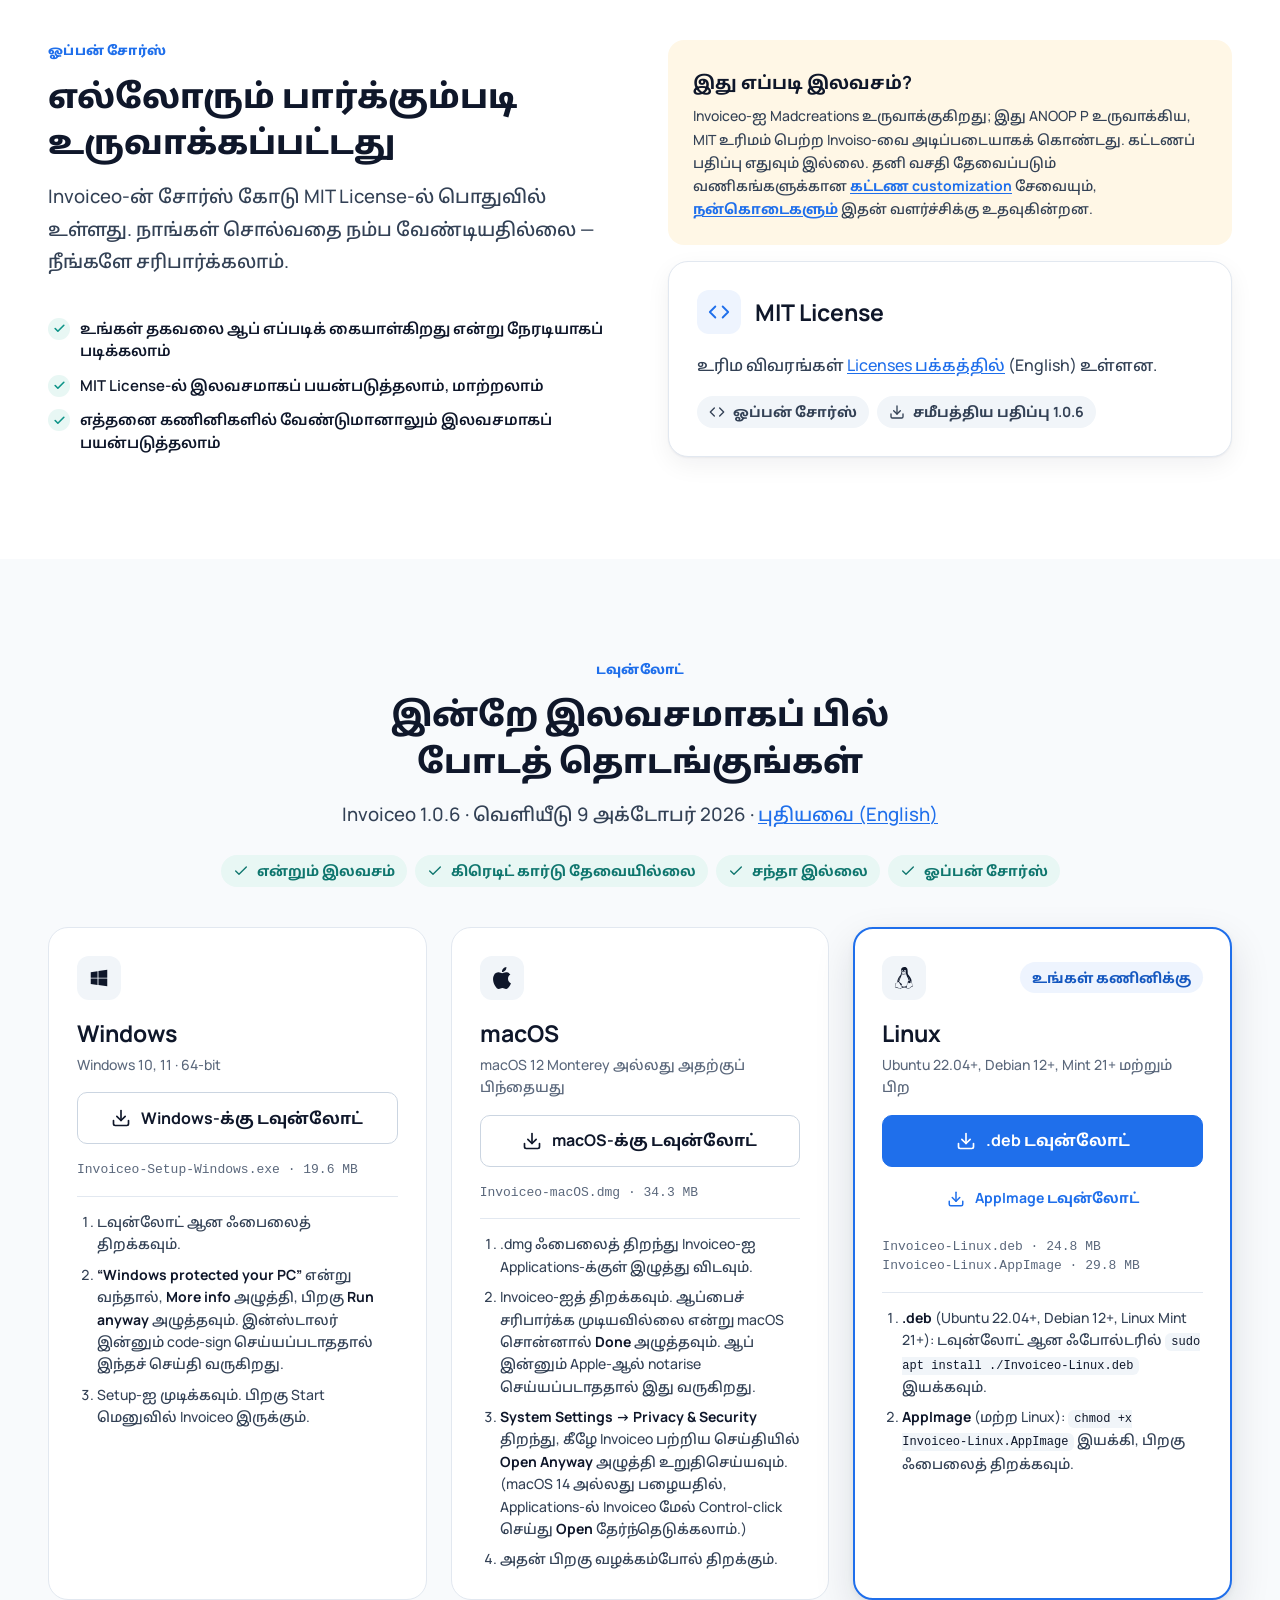
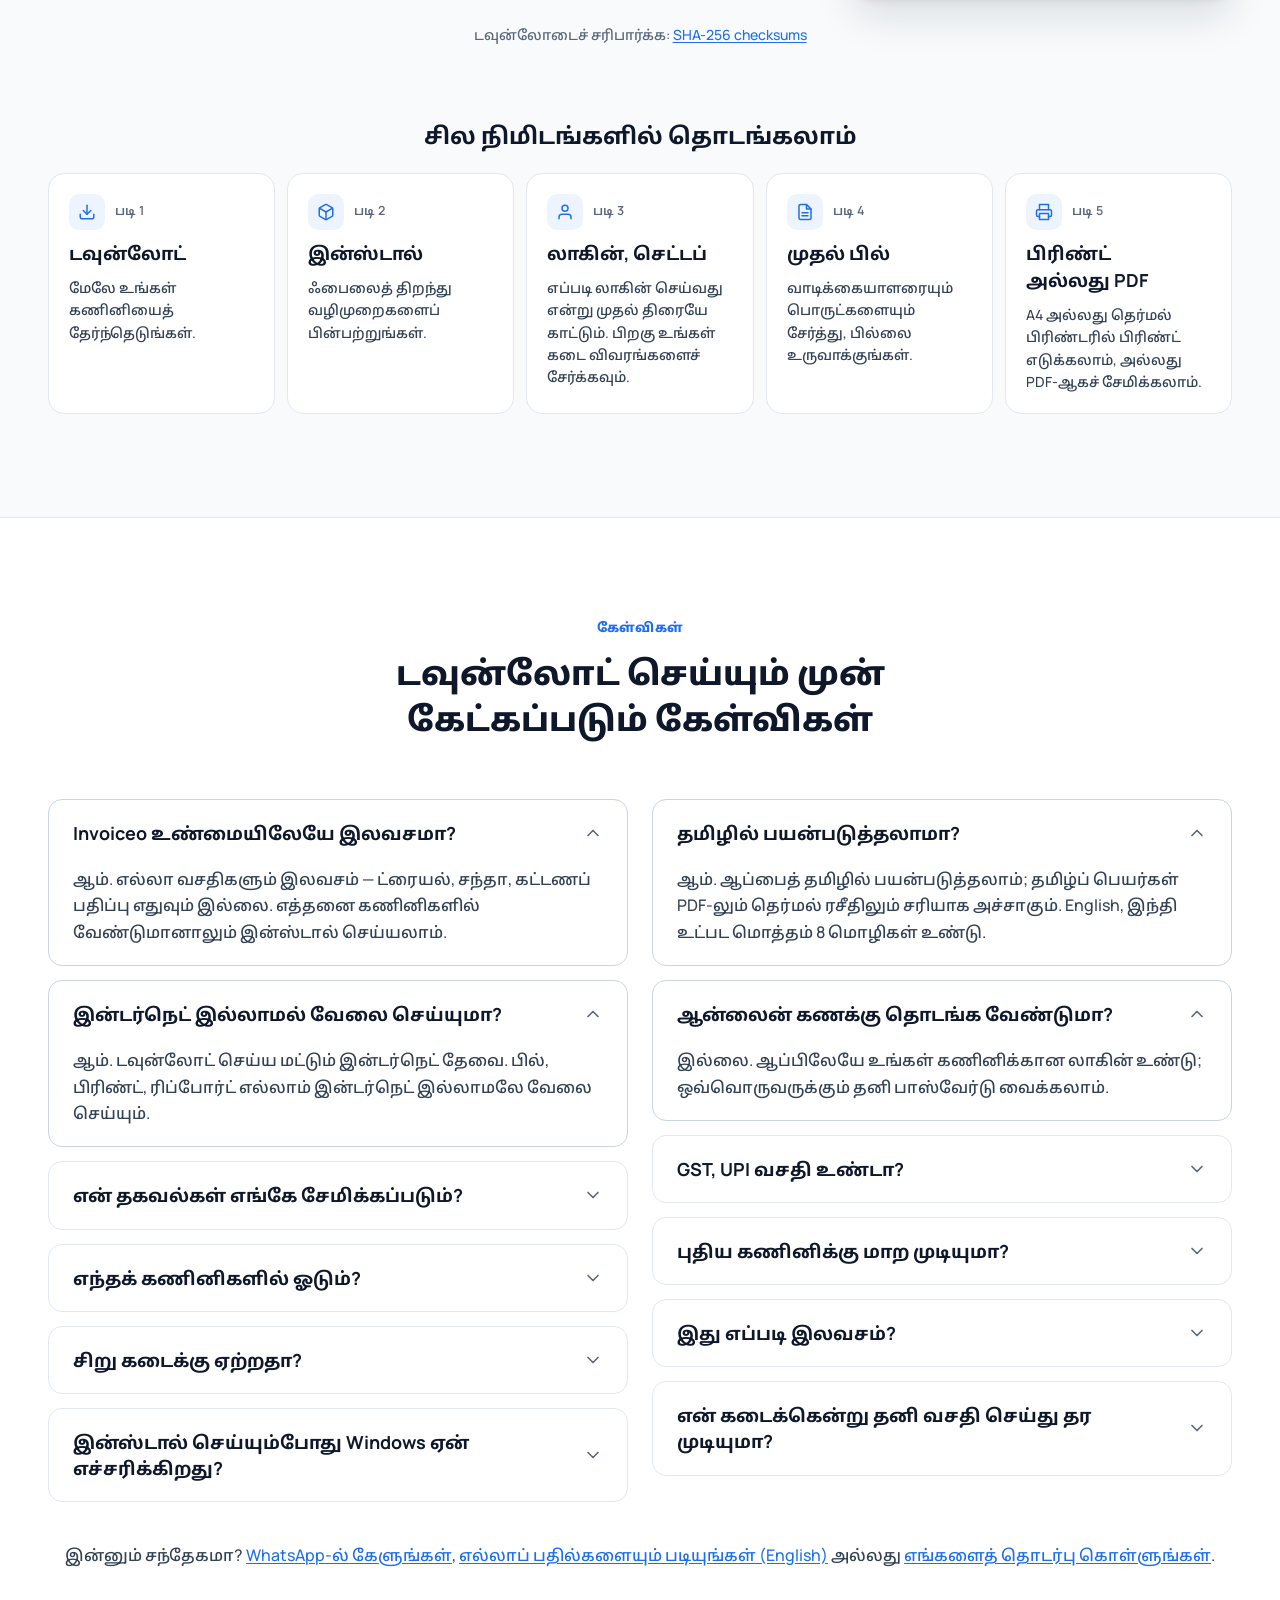
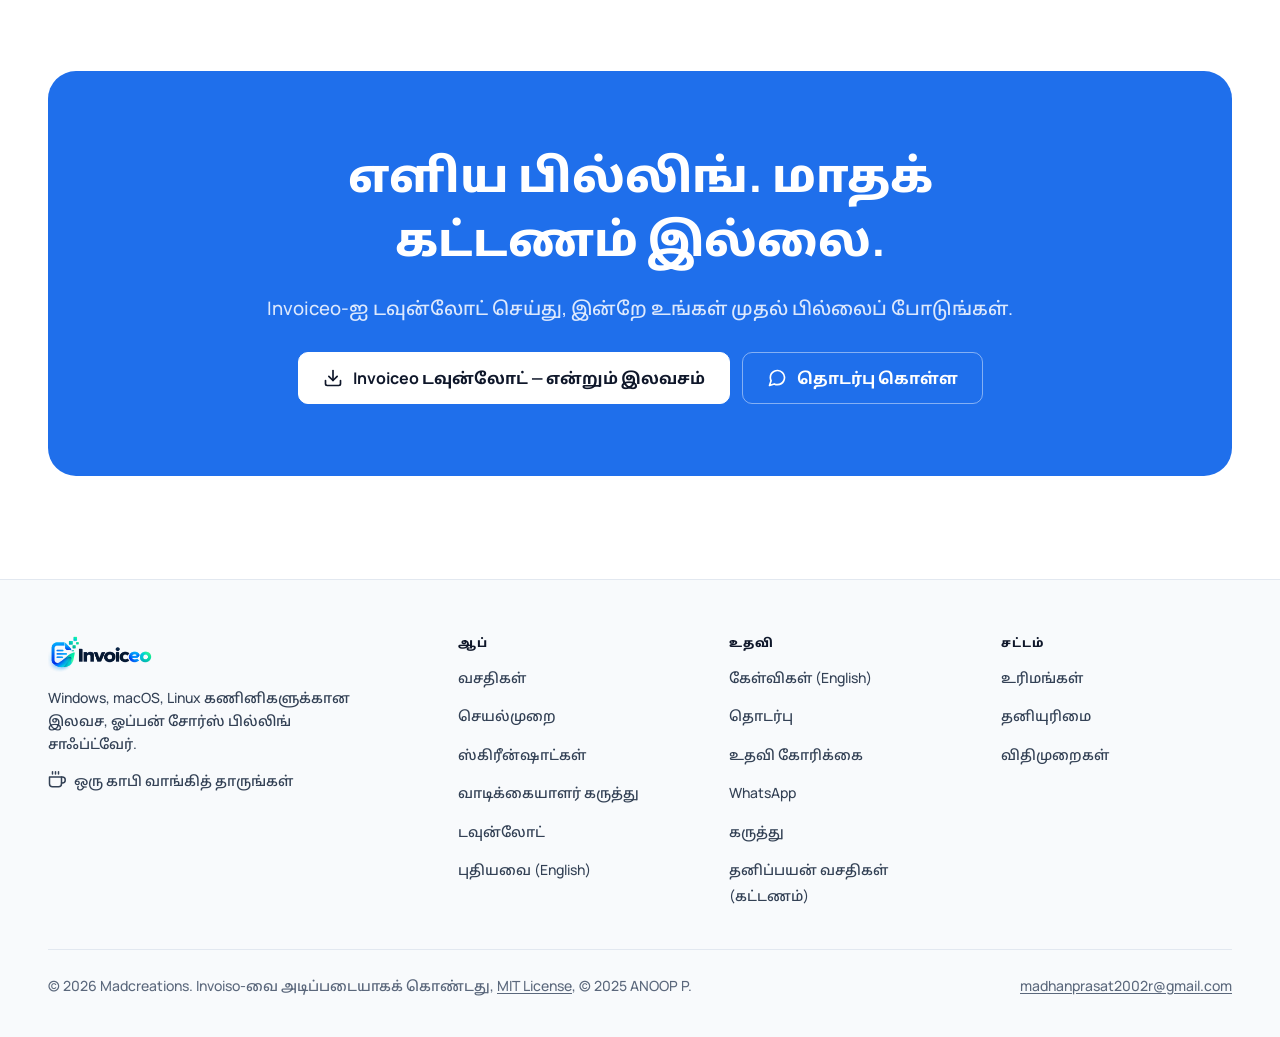
<file: ta.html>
<!doctype html>
<html lang="ta">
<head>
  <meta charset="utf-8">
  <meta name="viewport" content="width=device-width, initial-scale=1">
  <meta name="color-scheme" content="light">
  <meta name="theme-color" content="#ffffff">
  <title>இலவச பில்லிங் சாஃப்ட்வேர் தமிழில் — GST பில், ஆஃப்லைன் | Invoiceo</title>
  <meta name="description" content="Invoiceo — கடைகளுக்கான இலவச பில்லிங் சாஃப்ட்வேர். தமிழிலேயே GST பில், கொட்டேஷன், ரசீது போடலாம். இன்டர்நெட் இல்லாமலும் வேலை செய்யும். Windows, Mac, Linux-க்கு இலவச டவுன்லோட்.">
  <link rel="canonical" href="https://invoiceo.in/ta.html">
  <link rel="alternate" hreflang="en" href="https://invoiceo.in/">
  <link rel="alternate" hreflang="ta" href="https://invoiceo.in/ta.html">
  <link rel="alternate" hreflang="x-default" href="https://invoiceo.in/">
  <meta property="og:type" content="website">
  <meta property="og:site_name" content="Invoiceo">
  <meta property="og:locale" content="ta_IN">
  <meta property="og:title" content="இலவச பில்லிங் சாஃப்ட்வேர் தமிழில் — GST பில், ஆஃப்லைன் | Invoiceo">
  <meta property="og:description" content="Invoiceo — கடைகளுக்கான இலவச பில்லிங் சாஃப்ட்வேர். தமிழிலேயே GST பில், கொட்டேஷன், ரசீது போடலாம். இன்டர்நெட் இல்லாமலும் வேலை செய்யும். Windows, Mac, Linux-க்கு இலவச டவுன்லோட்.">
  <meta property="og:url" content="https://invoiceo.in/ta.html">
  <meta property="og:image" content="https://invoiceo.in/assets/images/og-image.png">
  <meta name="twitter:card" content="summary_large_image">
  <link rel="icon" href="favicon.ico" sizes="any">
  <link rel="icon" type="image/png" sizes="32x32" href="assets/images/favicon-32.png">
  <link rel="apple-touch-icon" href="assets/images/apple-touch-icon.png">
  <link rel="manifest" href="site.webmanifest">
  <link rel="preconnect" href="https://fonts.googleapis.com">
  <link rel="preconnect" href="https://fonts.gstatic.com" crossorigin>
  <link rel="stylesheet" href="https://fonts.googleapis.com/css2?family=Manrope:wght@400..800&amp;family=Noto+Sans+Tamil:wght@400..800&amp;display=swap">
  <link rel="stylesheet" href="assets/css/site.css?v=5d3519de44">
  <script type="application/ld+json">
{
  "@context": "https://schema.org",
  "@type": "SoftwareApplication",
  "name": "Invoiceo",
  "inLanguage": "ta",
  "applicationCategory": "BusinessApplication",
  "operatingSystem": "Windows, macOS, Linux",
  "softwareVersion": "1.0.6",
  "datePublished": "2026-10-09",
  "description": "சிறு கடைகளுக்கான இலவச, ஓப்பன் சோர்ஸ், ஆஃப்லைன் பில்லிங் மற்றும் GST பில் சாஃப்ட்வேர்.",
  "url": "https://invoiceo.in/ta.html",
  "license": "https://opensource.org/licenses/MIT",
  "offers": {
    "@type": "Offer",
    "price": "0",
    "priceCurrency": "INR"
  },
  "publisher": {
    "@type": "Organization",
    "name": "Madcreations",
    "email": "madhanprasat2002r@gmail.com",
    "url": "https://invoiceo.in/"
  }
}
  </script>
</head>
<body>
<a class="skip-link" href="#main">உள்ளடக்கத்துக்குச் செல்ல</a>
<header class="site-header">
  <div class="wrap">
    <a class="brand" href="ta.html" aria-label="Invoiceo முகப்பு"><img src="assets/images/logo.png" alt="Invoiceo" width="196" height="68"></a>
    <nav class="nav" aria-label="முதன்மை"><a href="#features">வசதிகள்</a><a href="#how-it-works">செயல்முறை</a><a href="#faq">கேள்விகள்</a><a href="contact.html">தொடர்பு</a></nav>
    <div class="header-actions">
      <a class="lang-switch" href="index.html" hreflang="en" lang="en">English</a>
      <a class="btn btn-primary header-cta" href="#download"><svg width="24" height="24" viewBox="0 0 24 24" fill="none" stroke="currentColor" stroke-width="2" stroke-linecap="round" stroke-linejoin="round" aria-hidden="true" focusable="false"><path d="M21 15v4a2 2 0 0 1-2 2H5a2 2 0 0 1-2-2v-4"/><polyline points="7 10 12 15 17 10"/><line x1="12" y1="15" x2="12" y2="3"/></svg><span>இலவச டவுன்லோட்</span></a>
      <button class="menu-toggle" type="button" aria-controls="site-nav" aria-expanded="false" aria-label="மெனு"><svg width="24" height="24" viewBox="0 0 24 24" fill="none" stroke="currentColor" stroke-width="2" stroke-linecap="round" stroke-linejoin="round" aria-hidden="true" focusable="false"><line x1="3" y1="12" x2="21" y2="12"/><line x1="3" y1="6" x2="21" y2="6"/><line x1="3" y1="18" x2="21" y2="18"/></svg></button>
    </div>
    <nav class="mobile-nav" id="site-nav" aria-label="முதன்மை மெனு"><a href="#features">வசதிகள்</a><a href="#how-it-works">செயல்முறை</a><a href="#faq">கேள்விகள்</a><a href="contact.html">தொடர்பு</a><a href="#screenshots">ஸ்கிரீன்ஷாட்கள்</a><a href="changelog.html">புதியவை (English)</a><a class="btn btn-primary btn-lg btn-block" href="#download"><svg width="24" height="24" viewBox="0 0 24 24" fill="none" stroke="currentColor" stroke-width="2" stroke-linecap="round" stroke-linejoin="round" aria-hidden="true" focusable="false"><path d="M21 15v4a2 2 0 0 1-2 2H5a2 2 0 0 1-2-2v-4"/><polyline points="7 10 12 15 17 10"/><line x1="12" y1="15" x2="12" y2="3"/></svg><span>இலவச டவுன்லோட்</span></a></nav>
  </div>
</header>
<main id="main">
<section class="hero" aria-labelledby="hero-title">
  <div class="wrap hero-grid">
    <div class="hero-copy">
      <div class="badges"><span class="badge badge-brand"><svg width="24" height="24" viewBox="0 0 24 24" fill="none" stroke="currentColor" stroke-width="2" stroke-linecap="round" stroke-linejoin="round" aria-hidden="true" focusable="false"><polyline points="16 18 22 12 16 6"/><polyline points="8 6 2 12 8 18"/></svg><span>இலவசம் · ஓப்பன் சோர்ஸ்</span></span><span class="badge badge-neutral"><svg width="24" height="24" viewBox="0 0 24 24" fill="none" stroke="currentColor" stroke-width="2" stroke-linecap="round" stroke-linejoin="round" aria-hidden="true" focusable="false"><rect x="2" y="3" width="20" height="14" rx="2" ry="2"/><line x1="8" y1="21" x2="16" y2="21"/><line x1="12" y1="17" x2="12" y2="21"/></svg><span>Windows · macOS · Linux</span></span></div>
      <h1 class="display" id="hero-title"><em>இலவச</em> பில்லிங் சாஃப்ட்வேர் — தமிழிலேயே</h1>
      <p class="lead">உங்கள் கணினியிலேயே GST பில், கொட்டேஷன், ரசீது போடலாம். Invoiceo ஒரு இலவச, ஓப்பன் சோர்ஸ் டெஸ்க்டாப் ஆப் — மாதக் கட்டணம் இல்லை, ஆன்லைன் கணக்கு தேவையில்லை, இன்டர்நெட் இல்லாமலும் வேலை செய்யும். உங்கள் கடைத் தகவல்கள் உங்கள் கணினியை விட்டு வெளியே போகாது.</p>
      <div class="cta-row">
        <a class="btn btn-primary btn-lg" href="#download" data-os-download><span data-os-icon><svg width="24" height="24" viewBox="0 0 24 24" fill="none" stroke="currentColor" stroke-width="2" stroke-linecap="round" stroke-linejoin="round" aria-hidden="true" focusable="false"><path d="M21 15v4a2 2 0 0 1-2 2H5a2 2 0 0 1-2-2v-4"/><polyline points="7 10 12 15 17 10"/><line x1="12" y1="15" x2="12" y2="3"/></svg></span><span data-os-label>இலவச டவுன்லோட்</span></a>
        <a class="btn btn-secondary btn-lg" href="#features"><span>வசதிகளைப் பாருங்கள்</span></a>
      </div>
      <p class="hero-meta" data-hero-meta>இலவசம் · பதிப்பு <span data-version>1.0.6</span> · Windows, macOS, Linux கணினிகளுக்கு</p>
      <ul class="checks checks-inline"><li>என்றும் இலவசம்</li><li>ஓப்பன் சோர்ஸ்</li><li>இன்டர்நெட் தேவையில்லை</li><li>பதிவு தேவையில்லை</li></ul>
    </div>
    <div class="hero-visual">
      <div class="window hero-shot"><div class="window-bar"><i></i><i></i><i></i><span>Invoiceo</span></div><a href="assets/images/screens/create-invoice-ta.png" target="_blank" rel="noopener" title="Open full size"><img src="assets/images/screens/create-invoice-ta-1280.jpg" srcset="assets/images/screens/create-invoice-ta-1280.jpg 1280w, assets/images/screens/create-invoice-ta.png 2160w" sizes="(max-width: 1100px) 100vw, 700px" width="2160" height="1350" alt="தமிழில் Invoiceo-ன் புதிய விலைப்பட்டியல் திரை: வாடிக்கையாளர் Kannan, நான்கு மளிகைப் பொருட்கள், GST, மொத்தம் Rs. 5,829.50" fetchpriority="high"></a></div>
      <div class="receipt hero-receipt"><div class="receipt-paper"><p class="receipt-title">Invoiceo-க்கு நீங்கள் செலுத்துவது</p><hr><div class="receipt-row"><span>ஆப் உரிமம்</span><b>0.00</b></div><div class="receipt-row"><span>மாதக் கட்டணம்</span><b>இல்லை</b></div><div class="receipt-row"><span>பதிவு</span><b>தேவையில்லை</b></div><div class="receipt-row"><span>இன்டர்நெட்</span><b>தேவையில்லை</b></div><div class="receipt-row"><span>கூடுதல் கட்டணம்</span><b>இல்லை</b></div><hr><div class="receipt-total"><span>மொத்தம்</span><b>0.00</b></div><p class="receipt-foot">என்றும் இலவசம் · ஓப்பன் சோர்ஸ் (MIT)</p></div><svg class="receipt-edge" viewBox="0 0 276 12" aria-hidden="true" focusable="false"><path d="M0 0H276V4L270 12L264 4L258 12L252 4L246 12L240 4L234 12L228 4L222 12L216 4L210 12L204 4L198 12L192 4L186 12L180 4L174 12L168 4L162 12L156 4L150 12L144 4L138 12L132 4L126 12L120 4L114 12L108 4L102 12L96 4L90 12L84 4L78 12L72 4L66 12L60 4L54 12L48 4L42 12L36 4L30 12L24 4L18 12L12 4L6 12L0 4V0Z" fill="#fff"/></svg></div>
      <span class="hero-chip"><span class="badge badge-teal"><svg width="24" height="24" viewBox="0 0 24 24" fill="none" stroke="currentColor" stroke-width="2" stroke-linecap="round" stroke-linejoin="round" aria-hidden="true" focusable="false"><rect x="3" y="11" width="18" height="11" rx="2" ry="2"/><path d="M7 11V7a5 5 0 0 1 10 0v4"/></svg><span>தகவல்கள் உங்கள் கணினியிலேயே</span></span></span>
    </div>
  </div>
</section>

<div class="facts-strip"><ul class="wrap facts"><li class="fact"><span class="tile tile-teal tile-md"><svg width="24" height="24" viewBox="0 0 24 24" fill="none" stroke="currentColor" stroke-width="2" stroke-linecap="round" stroke-linejoin="round" aria-hidden="true" focusable="false"><line x1="19" y1="5" x2="5" y2="19"/><circle cx="6.5" cy="6.5" r="2.5"/><circle cx="17.5" cy="17.5" r="2.5"/></svg></span><div><b>GST &amp; UPI QR</b><span>CGST, SGST, IGST, HSN/SAC</span></div></li><li class="fact"><span class="tile tile-teal tile-md"><svg width="24" height="24" viewBox="0 0 24 24" fill="none" stroke="currentColor" stroke-width="2" stroke-linecap="round" stroke-linejoin="round" aria-hidden="true" focusable="false"><polyline points="6 9 6 2 18 2 18 9"/><path d="M6 18H4a2 2 0 0 1-2-2v-5a2 2 0 0 1 2-2h16a2 2 0 0 1 2 2v5a2 2 0 0 1-2 2h-2"/><rect x="6" y="14" width="12" height="8"/></svg></span><div><b>A4 &amp; தெர்மல்</b><span>A4, A5, A6, 58/80 mm</span></div></li><li class="fact"><span class="tile tile-teal tile-md"><svg width="24" height="24" viewBox="0 0 24 24" fill="none" stroke="currentColor" stroke-width="2" stroke-linecap="round" stroke-linejoin="round" aria-hidden="true" focusable="false"><circle cx="12" cy="12" r="10"/><line x1="2" y1="12" x2="22" y2="12"/><path d="M12 2a15.3 15.3 0 0 1 4 10 15.3 15.3 0 0 1-4 10 15.3 15.3 0 0 1-4-10 15.3 15.3 0 0 1 4-10z"/></svg></span><div><b>தமிழ் உட்பட 8 மொழிகள்</b><span>திரையிலும் பில்லிலும் தமிழ்</span></div></li><li class="fact"><span class="tile tile-teal tile-md"><svg width="24" height="24" viewBox="0 0 24 24" fill="none" stroke="currentColor" stroke-width="2" stroke-linecap="round" stroke-linejoin="round" aria-hidden="true" focusable="false"><ellipse cx="12" cy="5" rx="9" ry="3"/><path d="M21 12c0 1.66-4 3-9 3s-9-1.34-9-3"/><path d="M3 5v14c0 1.66 4 3 9 3s9-1.34 9-3V5"/></svg></span><div><b>பேக்கப் &amp; ரீஸ்டோர்</b><span>புதிய கணினிக்கு மாற்றலாம்</span></div></li><li class="fact"><span class="tile tile-teal tile-md"><svg width="24" height="24" viewBox="0 0 24 24" fill="none" stroke="currentColor" stroke-width="2" stroke-linecap="round" stroke-linejoin="round" aria-hidden="true" focusable="false"><polyline points="16 18 22 12 16 6"/><polyline points="8 6 2 12 8 18"/></svg></span><div><b>MIT License</b><span>ஓப்பன் சோர்ஸ் உரிமம்</span></div></li></ul></div>

<section class="section section-flush" id="why" aria-labelledby="why-title">
  <div class="wrap">
<div class="section-head"><p class="eyebrow">ஏன் Invoiceo?</p><h2 id="why-title">மாதக் கட்டணம் இல்லாத பில்லிங் சாஃப்ட்வேர்</h2><p class="lead">ஒரு சிறு கடைக்குப் பில் போடத் தேவையான எல்லாமே இதில் உண்டு — அதுவும் உங்கள் சொந்தக் கணினியிலேயே.</p></div><div class="grid-auto mt-4"><div class="card"><span class="tile"><svg width="24" height="24" viewBox="0 0 24 24" fill="none" stroke="currentColor" stroke-width="2" stroke-linecap="round" stroke-linejoin="round" aria-hidden="true" focusable="false"><polyline points="20 12 20 22 4 22 4 12"/><rect x="2" y="7" width="20" height="5"/><line x1="12" y1="22" x2="12" y2="7"/><path d="M12 7H7.5a2.5 2.5 0 0 1 0-5C11 2 12 7 12 7z"/><path d="M12 7h4.5a2.5 2.5 0 0 0 0-5C13 2 12 7 12 7z"/></svg></span><h3>என்றும் இலவசம்</h3><p>சந்தா இல்லை, ட்ரையல் இல்லை, கட்டணப் பதிப்பும் இல்லை. எல்லா வசதிகளும் எப்போதும் இலவசம்.</p></div><div class="card"><span class="tile"><svg width="24" height="24" viewBox="0 0 24 24" fill="none" stroke="currentColor" stroke-width="2" stroke-linecap="round" stroke-linejoin="round" aria-hidden="true" focusable="false"><line x1="1" y1="1" x2="23" y2="23"/><path d="M16.72 11.06A10.94 10.94 0 0 1 19 12.55"/><path d="M5 12.55a10.94 10.94 0 0 1 5.17-2.39"/><path d="M10.71 5.05A16 16 0 0 1 22.58 9"/><path d="M1.42 9a15.91 15.91 0 0 1 4.7-2.88"/><path d="M8.53 16.11a6 6 0 0 1 6.95 0"/><line x1="12" y1="20" x2="12.01" y2="20"/></svg></span><h3>இன்டர்நெட் இல்லாமலும்</h3><p>நெட் இல்லாமலே பில் போடலாம், பிரிண்ட் எடுக்கலாம், ரிப்போர்ட் பார்க்கலாம். நெட் போனாலும் பில்லிங் நிற்காது.</p></div><div class="card"><span class="tile"><svg width="24" height="24" viewBox="0 0 24 24" fill="none" stroke="currentColor" stroke-width="2" stroke-linecap="round" stroke-linejoin="round" aria-hidden="true" focusable="false"><rect x="3" y="11" width="18" height="11" rx="2" ry="2"/><path d="M7 11V7a5 5 0 0 1 10 0v4"/></svg></span><h3>உங்கள் தகவல் உங்களிடமே</h3><p>வாடிக்கையாளர்கள், பொருட்கள், பில்கள் எல்லாம் உங்கள் கணினியிலேயே சேமிக்கப்படும்; வேறு யாருடைய சர்வருக்கும் போகாது.</p></div><div class="card"><span class="tile"><svg width="24" height="24" viewBox="0 0 24 24" fill="none" stroke="currentColor" stroke-width="2" stroke-linecap="round" stroke-linejoin="round" aria-hidden="true" focusable="false"><polyline points="16 18 22 12 16 6"/><polyline points="8 6 2 12 8 18"/></svg></span><h3>ஓப்பன் சோர்ஸ்</h3><p>சோர்ஸ் கோடு MIT License-ல் பொதுவில் உள்ளது. ஆப் என்ன செய்கிறது என்பதை யார் வேண்டுமானாலும் சரிபார்க்கலாம்.</p></div><div class="card"><span class="tile"><svg width="24" height="24" viewBox="0 0 24 24" fill="none" stroke="currentColor" stroke-width="2" stroke-linecap="round" stroke-linejoin="round" aria-hidden="true" focusable="false"><rect x="2" y="3" width="20" height="14" rx="2" ry="2"/><line x1="8" y1="21" x2="16" y2="21"/><line x1="12" y1="17" x2="12" y2="21"/></svg></span><h3>Windows, macOS, Linux</h3><p>உங்களிடம் ஏற்கெனவே உள்ள கணினியிலேயே ஓடும்; எல்லாவற்றிலும் அதே வசதிகள்.</p></div><div class="card"><span class="tile"><svg width="24" height="24" viewBox="0 0 24 24" fill="none" stroke="currentColor" stroke-width="2" stroke-linecap="round" stroke-linejoin="round" aria-hidden="true" focusable="false"><polyline points="17 1 21 5 17 9"/><path d="M3 11V9a4 4 0 0 1 4-4h14"/><polyline points="7 23 3 19 7 15"/><path d="M21 13v2a4 4 0 0 1-4 4H3"/></svg></span><h3>எதிலும் கட்டிப்போடாது</h3><p>எப்போது வேண்டுமானாலும் பேக்கப் எடுக்கலாம், வேறு கணினியில் ரீஸ்டோர் செய்யலாம், பட்டியல்களை CSV அல்லது PDF-ஆக எடுக்கலாம்.</p></div></div>
  </div>
</section>

<section class="section section-subtle" id="how-it-works" aria-labelledby="how-title">
  <div class="wrap">
<div class="flow"><div class="flow-copy"><div class="section-head left"><p class="eyebrow">செயல்முறை</p><h2 id="how-title">ஐந்தே படிகளில் — செட்டப் முதல் பணம் வசூல் வரை</h2><p class="lead">கடையில் வழக்கமாகப் பில் போடும் அதே முறைதான் — இன்னும் வேகமாக, ஒழுங்காக.</p></div><ol class="steps"><li class="step"><span class="step-num">01</span><div><h3>கடை விவரங்கள்</h3><p>கடைப் பெயர், லோகோ, GSTIN, வங்கி விவரம், UPI ID — ஒரு முறை சேர்த்தால் போதும்.</p></div></li><li class="step"><span class="step-num">02</span><div><h3>வாடிக்கையாளர்கள், பொருட்கள்</h3><p>CSV ஃபைலில் இருந்து பட்டியலை ஏற்றலாம், அல்லது பில் போடும்போதே சேர்க்கலாம். பார்கோடு ஸ்கேனரும் வேலை செய்யும்.</p></div></li><li class="step"><span class="step-num">03</span><div><h3>பில் போடுங்கள்</h3><p>வாடிக்கையாளரைத் தேர்ந்தெடுத்து, பொருட்களைத் தேடுங்கள் அல்லது ஸ்கேன் செய்யுங்கள். வரியும் மொத்தமும் தானாகக் கணக்கிடப்படும்.</p></div></li><li class="step"><span class="step-num">04</span><div><h3>பிரிண்ட் அல்லது PDF</h3><p>A4 அல்லது தெர்மல் பிரிண்டரில் பிரிண்ட் எடுக்கலாம்; அல்லது PDF-ஆகச் சேமித்து வாடிக்கையாளருக்கு அனுப்பலாம்.</p></div></li><li class="step"><span class="step-num">05</span><div><h3>பணம் வசூல்</h3><p>முழுத் தொகை அல்லது பகுதித் தொகையைப் பதிவு செய்யலாம், ரசீது பிரிண்ட் எடுக்கலாம், யார் இன்னும் தர வேண்டும் என்று பார்க்கலாம்.</p></div></li></ol></div><div><div class="window"><div class="window-bar"><i></i><i></i><i></i><span>Invoiceo</span></div><a href="assets/images/screens/invoices-ta.png" target="_blank" rel="noopener" title="Open full size"><img src="assets/images/screens/invoices-ta-1280.jpg" srcset="assets/images/screens/invoices-ta-1280.jpg 1280w, assets/images/screens/invoices-ta.png 2160w" sizes="(max-width: 1100px) 100vw, 700px" width="2160" height="1350" alt="தமிழில் Invoiceo-ன் விலைப்பட்டியல்கள் பட்டியல்: செலுத்தியவை, செலுத்தாதவை, பகுதியாகச் செலுத்தியவை, நிலுவைத் தொகையுடன்" loading="lazy" decoding="async"></a></div></div></div>
  </div>
</section>

<section class="section" id="features" aria-labelledby="feat-title">
  <div class="wrap">
<div class="section-head"><p class="eyebrow">வசதிகள்</p><h2 id="feat-title">ஒரு சிறு கடைக்குத் தேவையான எல்லா பில்லிங் வசதிகளும்</h2><p class="lead">நீங்கள் வேலை செய்யும் முறைப்படி அடுக்கப்பட்டுள்ளன — எல்லாமே இலவசம்.</p></div><div class="bento mt-4"><div class="group-card span-2"><div class="group-card-head"><span class="tile"><svg width="24" height="24" viewBox="0 0 24 24" fill="none" stroke="currentColor" stroke-width="2" stroke-linecap="round" stroke-linejoin="round" aria-hidden="true" focusable="false"><path d="M14 2H6a2 2 0 0 0-2 2v16a2 2 0 0 0 2 2h12a2 2 0 0 0 2-2V8z"/><polyline points="14 2 14 8 20 8"/><line x1="16" y1="13" x2="8" y2="13"/><line x1="16" y1="17" x2="8" y2="17"/></svg></span><h3>பில்லிங்</h3></div><ul class="checks"><li>ஆறு பில் டிசைன்கள், கூடவே தெர்மல் ரசீது வடிவம்</li><li>A4, A5, A6, 58/80 mm-ல் பிரிண்ட் அல்லது PDF</li><li>உங்கள் prefix-உடன் தானியங்கி பில் எண்</li><li>தள்ளுபடி, வரி, கூடுதல் கட்டணங்கள்</li><li>பில்லில் உங்களுக்கு வேண்டிய கூடுதல் விவரங்கள்</li><li>முடிக்காத பில்லை வரைவாக (draft) சேமிக்கலாம்</li></ul></div><div class="group-card span-2"><div class="group-card-head"><span class="tile"><svg width="24" height="24" viewBox="0 0 24 24" fill="none" stroke="currentColor" stroke-width="2" stroke-linecap="round" stroke-linejoin="round" aria-hidden="true" focusable="false"><rect x="2" y="7" width="20" height="14" rx="2" ry="2"/><path d="M16 21V5a2 2 0 0 0-2-2h-4a2 2 0 0 0-2 2v16"/></svg></span><h3>கடை நிர்வாகம்</h3></div><ul class="checks"><li>கொட்டேஷனை ஒரே கிளிக்கில் பில்லாக மாற்றலாம்</li><li>முழு அல்லது பகுதிப் பணம் வசூல், ரசீதுடன்</li><li>நிலுவைத் தொகை உள்ள வாடிக்கையாளர்கள்</li><li>பொருட்கள், சேவைகள், இருப்பு (stock), batch, expiry</li><li>விற்பனை, வரி, நிலுவை, தினசரி, இருப்பு ரிப்போர்ட்கள்</li><li>பட்டியல்களை CSV-ஆக ஏற்றலாம், எடுக்கலாம்</li></ul></div><div class="group-card span-2"><div class="group-card-head"><span class="tile"><svg width="24" height="24" viewBox="0 0 24 24" fill="none" stroke="currentColor" stroke-width="2" stroke-linecap="round" stroke-linejoin="round" aria-hidden="true" focusable="false"><line x1="19" y1="5" x2="5" y2="19"/><circle cx="6.5" cy="6.5" r="2.5"/><circle cx="17.5" cy="17.5" r="2.5"/></svg></span><h3>இந்தியா &amp; GST</h3></div><ul class="checks"><li>ஒவ்வொரு பில்லிலும் உங்கள் GSTIN, வாடிக்கையாளரின் GSTIN</li><li>ஒவ்வொரு பொருளுக்கும் HSN/SAC குறியீடு</li><li>CGST + SGST அல்லது IGST தானாகக் கணக்கீடு</li><li>Tax Invoice அல்லது Bill of Supply தலைப்பு</li><li>உங்கள் UPI QR குறியீடு பில்லிலேயே</li></ul></div><div class="group-card span-3"><div class="group-card-head"><span class="tile"><svg width="24" height="24" viewBox="0 0 24 24" fill="none" stroke="currentColor" stroke-width="2" stroke-linecap="round" stroke-linejoin="round" aria-hidden="true" focusable="false"><line x1="22" y1="12" x2="2" y2="12"/><path d="M5.45 5.11 2 12v6a2 2 0 0 0 2 2h16a2 2 0 0 0 2-2v-6l-3.45-6.89A2 2 0 0 0 16.76 4H7.24a2 2 0 0 0-1.79 1.11z"/><line x1="6" y1="16" x2="6.01" y2="16"/><line x1="10" y1="16" x2="10.01" y2="16"/></svg></span><h3>உங்கள் கணினியிலேயே, பாதுகாப்பாக</h3></div><ul class="checks"><li>இன்டர்நெட் இல்லாமலும் வேலை செய்யும்</li><li>தகவல்கள் உங்கள் கணினியிலேயே</li><li>ஒரே கிளிக்கில் பேக்கப், ரீஸ்டோர்</li><li>ஒரே கணினியில் பல நிறுவனங்கள்</li><li>ஊழியர்களுக்குத் தனி லாகின் (admin அல்லது user)</li><li>ஆன்லைன் கணக்கு தேவையில்லை</li></ul></div><div class="group-card span-3"><div class="group-card-head"><span class="tile"><svg width="24" height="24" viewBox="0 0 24 24" fill="none" stroke="currentColor" stroke-width="2" stroke-linecap="round" stroke-linejoin="round" aria-hidden="true" focusable="false"><circle cx="12" cy="12" r="10"/><line x1="2" y1="12" x2="22" y2="12"/><path d="M12 2a15.3 15.3 0 0 1 4 10 15.3 15.3 0 0 1-4 10 15.3 15.3 0 0 1-4-10 15.3 15.3 0 0 1 4-10z"/></svg></span><h3>தமிழும் மற்ற மொழிகளும்</h3></div><ul class="checks"><li>தமிழ், English, இந்தி உட்பட 8 மொழிகள்</li><li>தமிழ் எழுத்துகள் PDF-லும் ரசீதிலும் சரியாக அச்சாகும்</li><li>உங்கள் நாணயத்தை (currency) தேர்ந்தெடுக்கலாம்</li><li>USB பார்கோடு ஸ்கேனர்</li><li>ஒவ்வொரு விற்பனைக்குப் பிறகும் தெர்மல் ரசீது தானாகப் பிரிண்ட் ஆகும்</li></ul></div></div>
  </div>
</section>

<section class="section section-subtle" id="screenshots" aria-labelledby="shots-title">
  <div class="wrap">
<div class="section-head"><p class="eyebrow">ஸ்கிரீன்ஷாட்கள்</p><h2 id="shots-title">இன்ஸ்டால் செய்யும் முன்பே எல்லாத் திரைகளையும் பாருங்கள்</h2><p class="lead">தமிழில் இயங்கும் Invoiceo-ன் உண்மையான திரைகளும் அது அச்சிட்ட பில்களும், ஒரு மாதிரிக் கடையின் தகவல்களுடன்.</p></div><div class="shots mt-4"><figure class="shot shot-wide"><div class="window"><div class="window-bar"><i></i><i></i><i></i><span>Invoiceo</span></div><a href="assets/images/screens/dashboard-ta.png" target="_blank" rel="noopener" title="Open full size"><img src="assets/images/screens/dashboard-ta-1280.jpg" srcset="assets/images/screens/dashboard-ta-1280.jpg 1280w, assets/images/screens/dashboard-ta.png 2160w" sizes="(max-width: 720px) 100vw, (max-width: 1100px) 50vw, 420px" width="2160" height="1350" alt="தமிழில் Invoiceo-ன் முகப்புப் பலகை திரை" loading="lazy" decoding="async"></a></div><figcaption><b>முகப்புப் பலகை</b><span>வசூலான பணம், நிலுவை, மாத விற்பனை, பில் நிலை, சமீபத்திய பில்கள்.</span></figcaption></figure><figure class="shot"><div class="window"><div class="window-bar"><i></i><i></i><i></i><span>Invoiceo</span></div><a href="assets/images/screens/create-invoice-ta.png" target="_blank" rel="noopener" title="Open full size"><img src="assets/images/screens/create-invoice-ta-1280.jpg" srcset="assets/images/screens/create-invoice-ta-1280.jpg 1280w, assets/images/screens/create-invoice-ta.png 2160w" sizes="(max-width: 720px) 100vw, (max-width: 1100px) 50vw, 420px" width="2160" height="1350" alt="தமிழில் Invoiceo-ன் புதிய விலைப்பட்டியல் திரை" loading="lazy" decoding="async"></a></div><figcaption><b>புதிய விலைப்பட்டியல்</b><span>வாடிக்கையாளர், பொருட்கள், GST, மொத்தம் — எல்லாம் ஒரே திரையில்.</span></figcaption></figure><figure class="shot"><div class="window"><div class="window-bar"><i></i><i></i><i></i><span>Invoiceo</span></div><a href="assets/images/screens/invoices-ta.png" target="_blank" rel="noopener" title="Open full size"><img src="assets/images/screens/invoices-ta-1280.jpg" srcset="assets/images/screens/invoices-ta-1280.jpg 1280w, assets/images/screens/invoices-ta.png 2160w" sizes="(max-width: 720px) 100vw, (max-width: 1100px) 50vw, 420px" width="2160" height="1350" alt="தமிழில் Invoiceo-ன் விலைப்பட்டியல்கள் திரை" loading="lazy" decoding="async"></a></div><figcaption><b>விலைப்பட்டியல்கள்</b><span>எது செலுத்தப்பட்டது, எது நிலுவை என்று பார்க்கலாம்; எந்தப் பில்லையும் விரைவாகத் தேடலாம்.</span></figcaption></figure><figure class="shot"><div class="window"><div class="window-bar"><i></i><i></i><i></i><span>Invoiceo</span></div><a href="assets/images/screens/customers-ta.png" target="_blank" rel="noopener" title="Open full size"><img src="assets/images/screens/customers-ta-1280.jpg" srcset="assets/images/screens/customers-ta-1280.jpg 1280w, assets/images/screens/customers-ta.png 2160w" sizes="(max-width: 720px) 100vw, (max-width: 1100px) 50vw, 420px" width="2160" height="1350" alt="தமிழில் Invoiceo-ன் வாடிக்கையாளர்கள் திரை" loading="lazy" decoding="async"></a></div><figcaption><b>வாடிக்கையாளர்கள்</b><span>போன் எண், GSTIN, ஒவ்வொருவரும் தர வேண்டிய தொகை.</span></figcaption></figure><figure class="shot"><div class="window"><div class="window-bar"><i></i><i></i><i></i><span>Invoiceo</span></div><a href="assets/images/screens/products-ta.png" target="_blank" rel="noopener" title="Open full size"><img src="assets/images/screens/products-ta-1280.jpg" srcset="assets/images/screens/products-ta-1280.jpg 1280w, assets/images/screens/products-ta.png 2160w" sizes="(max-width: 720px) 100vw, (max-width: 1100px) 50vw, 420px" width="2160" height="1350" alt="தமிழில் Invoiceo-ன் பொருட்கள் திரை" loading="lazy" decoding="async"></a></div><figcaption><b>பொருட்கள்</b><span>விலை, HSN, வரி, இருப்பு — குறைந்த இருப்பு உடனே தெரியும்.</span></figcaption></figure><figure class="shot"><div class="window"><div class="window-bar"><i></i><i></i><i></i><span>Invoiceo</span></div><a href="assets/images/screens/reports-ta.png" target="_blank" rel="noopener" title="Open full size"><img src="assets/images/screens/reports-ta-1280.jpg" srcset="assets/images/screens/reports-ta-1280.jpg 1280w, assets/images/screens/reports-ta.png 2160w" sizes="(max-width: 720px) 100vw, (max-width: 1100px) 50vw, 420px" width="2160" height="1350" alt="தமிழில் Invoiceo-ன் அறிக்கைகள் திரை" loading="lazy" decoding="async"></a></div><figcaption><b>அறிக்கைகள்</b><span>மாதவாரியாக பில் தொகை, வசூல், நிலுவை.</span></figcaption></figure><figure class="shot"><div class="paper paper-a4"><a href="assets/images/docs/invoice-a4.png" target="_blank" rel="noopener" title="Open full size"><img src="assets/images/docs/invoice-a4.png" width="1240" height="1754" alt="Invoiceo அச்சிட்ட மாதிரி A4 GST பில்: Sri Murugan Traders, Kannan Stores-க்கு ஆறு பொருட்கள், CGST, SGST உடன், மொத்தம் Rs. 7019.10" loading="lazy" decoding="async"></a></div><figcaption><b>அச்சிட்ட பில் (A4)</b><span>Classic டிசைனில் ஒரு GST பில் — வாடிக்கையாளர் கையில் கிடைப்பது போலவே.</span></figcaption></figure><figure class="shot"><div class="paper paper-receipt"><a href="assets/images/docs/receipt-80mm.png" target="_blank" rel="noopener" title="Open full size"><img src="assets/images/docs/receipt-80mm.png" width="640" height="748" alt="மூன்று தமிழ்ப் பொருள் பெயர்களுடன் மாதிரி 80 mm தெர்மல் ரசீது, முழுதும் செலுத்தப்பட்டது, மொத்தம் Rs. 1036.60" loading="lazy" decoding="async"></a></div><figcaption><b>தெர்மல் ரசீது (80 mm)</b><span>தமிழ்ப் பொருள் பெயர்களுடன், சரியாக அச்சான கவுண்டர் ரசீது.</span></figcaption></figure></div>
  </div>
</section>

<section class="section" id="who" aria-labelledby="who-title">
  <div class="wrap">
<div class="section-head"><p class="eyebrow">யாருக்கு?</p><h2 id="who-title">சிறு வணிகங்கள் வேலை செய்யும் முறைக்கே ஏற்றது</h2></div><div class="grid-auto-wide mt-4"><div class="usecase"><span class="tile tile-neutral"><svg width="24" height="24" viewBox="0 0 24 24" fill="none" stroke="currentColor" stroke-width="2" stroke-linecap="round" stroke-linejoin="round" aria-hidden="true" focusable="false"><path d="M6 2L3 6v14a2 2 0 0 0 2 2h14a2 2 0 0 0 2-2V6l-3-4z"/><line x1="3" y1="6" x2="21" y2="6"/><path d="M16 10a4 4 0 0 1-8 0"/></svg></span><div><h3>மளிகை, சில்லறைக் கடைகள்</h3><p>பார்கோடு ஸ்கேனிங், தெர்மல் ரசீதுடன் வேகமான கவுண்டர் பில்லிங்.</p></div></div><div class="usecase"><span class="tile tile-neutral"><svg width="24" height="24" viewBox="0 0 24 24" fill="none" stroke="currentColor" stroke-width="2" stroke-linecap="round" stroke-linejoin="round" aria-hidden="true" focusable="false"><path d="M21 16V8a2 2 0 0 0-1-1.73l-7-4a2 2 0 0 0-2 0l-7 4A2 2 0 0 0 3 8v8a2 2 0 0 0 1 1.73l7 4a2 2 0 0 0 2 0l7-4A2 2 0 0 0 21 16z"/><polyline points="3.27 6.96 12 12.01 20.73 6.96"/><line x1="12" y1="22.08" x2="12" y2="12"/></svg></span><div><h3>மருந்தகங்கள், மெடிக்கல் ஷாப்கள்</h3><p>பொருட்களுக்கு batch எண், expiry தேதி; இருப்பு குறைந்தால் எச்சரிக்கை.</p></div></div><div class="usecase"><span class="tile tile-neutral"><svg width="24" height="24" viewBox="0 0 24 24" fill="none" stroke="currentColor" stroke-width="2" stroke-linecap="round" stroke-linejoin="round" aria-hidden="true" focusable="false"><rect x="1" y="3" width="15" height="13"/><polygon points="16 8 20 8 23 11 23 16 16 16 16 8"/><circle cx="5.5" cy="18.5" r="2.5"/><circle cx="18.5" cy="18.5" r="2.5"/></svg></span><div><h3>வியாபாரிகள், மொத்த விற்பனையாளர்கள்</h3><p>HSN குறியீடுகளுடன் GST பில், இருப்பு நிலை, வாடிக்கையாளர் நிலுவை.</p></div></div><div class="usecase"><span class="tile tile-neutral"><svg width="24" height="24" viewBox="0 0 24 24" fill="none" stroke="currentColor" stroke-width="2" stroke-linecap="round" stroke-linejoin="round" aria-hidden="true" focusable="false"><path d="M20 21v-2a4 4 0 0 0-4-4H8a4 4 0 0 0-4 4v2"/><circle cx="12" cy="7" r="4"/></svg></span><div><h3>ஃப்ரீலான்சர்கள், ஆலோசகர்கள்</h3><p>தெளிவான PDF கொட்டேஷன், பில்; யார் பணம் தந்தார்கள் என்று தெளிவாகத் தெரியும்.</p></div></div><div class="usecase"><span class="tile tile-neutral"><svg width="24" height="24" viewBox="0 0 24 24" fill="none" stroke="currentColor" stroke-width="2" stroke-linecap="round" stroke-linejoin="round" aria-hidden="true" focusable="false"><path d="M14.7 6.3a1 1 0 0 0 0 1.4l1.6 1.6a1 1 0 0 0 1.4 0l3.77-3.77a6 6 0 0 1-7.94 7.94l-6.91 6.91a2.12 2.12 0 0 1-3-3l6.91-6.91a6 6 0 0 1 7.94-7.94l-3.76 3.76z"/></svg></span><div><h3>சர்வீஸ், ரிப்பேர் கடைகள்</h3><p>பாகங்கள், கூலிக்கு விரைவான பில்; பகுதிப் பணம், ரசீது.</p></div></div><div class="usecase"><span class="tile tile-neutral"><svg width="24" height="24" viewBox="0 0 24 24" fill="none" stroke="currentColor" stroke-width="2" stroke-linecap="round" stroke-linejoin="round" aria-hidden="true" focusable="false"><rect x="2" y="7" width="20" height="14" rx="2" ry="2"/><path d="M16 21V5a2 2 0 0 0-2-2h-4a2 2 0 0 0-2 2v16"/></svg></span><div><h3>எந்தச் சிறு வணிகமும்</h3><p>ஒரே கணினியில் பல நிறுவனங்கள், ஊழியர் லாகின்கள் — எல்லாம் இலவசம்.</p></div></div></div>
  </div>
</section>

<section class="section section-subtle" id="customers" aria-labelledby="tm-title">
  <div class="wrap">
<div class="review-story stack"><div class="section-head"><p class="eyebrow">வாடிக்கையாளர்கள்</p><h2 id="tm-title">Green &amp; Green Agri Solutions-க்காக உருவாக்கிய மின் (energy) பில்</h2><p class="lead">காற்றாலை, சூரிய மின் விற்பனைக்கான மாதாந்திர பில்: யூனிட்கள், விலை, கழிவுகள், நிகரத் தொகை — ஒவ்வொரு மாதமும் சில கிளிக்குகளில்.</p></div><p class="center"><span class="badge badge-brand"><svg width="24" height="24" viewBox="0 0 24 24" fill="none" stroke="currentColor" stroke-width="2" stroke-linecap="round" stroke-linejoin="round" aria-hidden="true" focusable="false"><path d="M14.7 6.3a1 1 0 0 0 0 1.4l1.6 1.6a1 1 0 0 0 1.4 0l3.77-3.77a6 6 0 0 1-7.94 7.94l-6.91 6.91a2.12 2.12 0 0 1-3-3l6.91-6.91a6 6 0 0 1 7.94-7.94l-3.76 3.76z"/></svg><span>தனிப்பயன் வசதி</span></span></p><figure class="doc-full"><a href="assets/images/docs/energy-bill.png" target="_blank" rel="noopener" title="முழு அளவில் திறக்க"><img src="assets/images/docs/energy-bill.png" width="1240" height="1312" alt="Invoiceo-ல் செய்த மாதிரி மின் பில்: உற்பத்தி, ஒதுக்கிய யூனிட்கள், நிகர யூனிட்கள், கழிவுகள், நிகரத் தொகை" loading="lazy" decoding="async"></a><figcaption>மாதிரித் தகவல்களுடன் காட்டப்பட்டுள்ளது: இதிலுள்ள பெயர்கள், எண்கள் அனைத்தும் கற்பனையானவை.</figcaption></figure><figure class="testimonial"><blockquote><p>எங்கள் மின் (energy) பில்லிங்கிற்காகப் பல மென்பொருள் நிறுவனங்களை அணுகினோம்; ஆனால் அவர்கள் சொன்ன விலை மிக அதிகம். எங்களுக்குத் தேவையானதை Invoiceo எங்கள் பட்ஜெட்டுக்குள் சரியாக உருவாக்கித் தந்தது. இப்போது மாதாந்திர பில் போடுவது எளிது. எங்களுக்கு இதுவே சரியான தீர்வு.</p></blockquote><p class="testimonial-note">ஆங்கிலத்திலிருந்து தமிழாக்கம்</p><figcaption><span class="testimonial-mark" aria-hidden="true">G</span><span><b>Green &amp; Green Agri Solutions</b><span>விவசாயப் பொருட்கள், சூரிய மின் உற்பத்தி · உடுமலை</span></span></figcaption><span class="badge badge-teal"><svg width="24" height="24" viewBox="0 0 24 24" fill="none" stroke="currentColor" stroke-width="2" stroke-linecap="round" stroke-linejoin="round" aria-hidden="true" focusable="false"><path d="M14.7 6.3a1 1 0 0 0 0 1.4l1.6 1.6a1 1 0 0 0 1.4 0l3.77-3.77a6 6 0 0 1-7.94 7.94l-6.91 6.91a2.12 2.12 0 0 1-3-3l6.91-6.91a6 6 0 0 1 7.94-7.94l-3.76 3.76z"/></svg><span>தனிப்பயன் மின் பில்</span></span></figure><div class="card stack"><h3 class="h4">இந்த பில் என்ன செய்யும்?</h3><ul class="checks"><li>உற்பத்தியான யூனிட்கள், ஒதுக்கப்பட்ட யூனிட்கள், அந்த மாத விலையில் பில் செய்யப்படும் நிகர யூனிட்கள்</li><li>அந்த மாதக் கழிவுகள் “Less:” கீழ் — டிரான்ஸ்மிஷன், வீலிங், ஷெட்யூலிங், மீட்டர் ரீடிங் போன்றவை — நிலையான தொகையாகவோ யூனிட்டுக்கு இவ்வளவு என்றோ (10 பைசா சுய உற்பத்தி வரி போல)</li><li>மொத்தச் செலவுகள், ரவுண்ட் ஆஃப், நிகரத் தொகை — தொகை எழுத்திலும்</li><li>கடந்த மாத விவரம், விலை, கழிவுகளை நினைவில் வைக்கும்; புதிய பில்லுக்குப் புதிய எண்கள் மட்டும் போதும்</li><li>நிறுவனத்தின் சொந்த பாணியில் பில் எண்கள், ஒவ்வொரு நிதியாண்டும் 001-லிருந்து (எ.கா. ABC/26-27/001)</li><li>சாதாரண பில்லைப் போலவே சேமிக்கப்படும் — பணம் வசூல், நிலுவை, அறிக்கைகள் வழக்கம்போல்</li></ul></div><div class="stack" style="align-items: center; text-align: center; gap: 14px"><p>உங்கள் தொழிலுக்கும் இப்படி ஒரு தனி பில் வேண்டுமா? இது கட்டண சேவை; ஒவ்வொரு கோரிக்கைக்கும் தனியாக விலை சொல்வோம்.</p><div class="cta-row" style="justify-content: center"><span data-block><a class="btn btn-primary" href="#" data-whatsapp target="_blank" rel="noopener"><svg width="24" height="24" viewBox="0 0 24 24" fill="none" stroke="currentColor" stroke-width="2" stroke-linecap="round" stroke-linejoin="round" aria-hidden="true" focusable="false"><path d="M21 11.5a8.38 8.38 0 0 1-.9 3.8 8.5 8.5 0 0 1-7.6 4.7 8.38 8.38 0 0 1-3.8-.9L3 21l1.9-5.7a8.38 8.38 0 0 1-.9-3.8 8.5 8.5 0 0 1 4.7-7.6 8.38 8.38 0 0 1 3.8-.9h.5a8.48 8.48 0 0 1 8 8v.5z"/></svg><span>WhatsApp-ல் கேளுங்கள்</span></a></span><a class="btn btn-secondary" href="customization.html#request"><svg width="24" height="24" viewBox="0 0 24 24" fill="none" stroke="currentColor" stroke-width="2" stroke-linecap="round" stroke-linejoin="round" aria-hidden="true" focusable="false"><line x1="5" y1="12" x2="19" y2="12"/><polyline points="12 5 19 12 12 19"/></svg><span>Customization பக்கம் (English)</span></a></div></div></div>
  </div>
</section>

<section class="section" id="tamil" aria-labelledby="lg-title">
  <div class="wrap">
<div class="section-head"><p class="eyebrow">தமிழில்</p><h2 id="lg-title">தமிழிலேயே பயன்படுத்துங்கள், தமிழிலேயே பிரிண்ட் எடுங்கள்</h2><p class="lead">Invoiceo இந்தியாவில், இந்திய பில்லிங் விதிகளுக்காக உருவாக்கப்பட்டது. ஆப்பின் மொழியைத் தமிழாக மாற்றினால் போதும்.</p></div><div class="split split-stretch mt-4"><div class="group-card is-subtle"><div class="group-card-head"><span class="tile"><svg width="24" height="24" viewBox="0 0 24 24" fill="none" stroke="currentColor" stroke-width="2" stroke-linecap="round" stroke-linejoin="round" aria-hidden="true" focusable="false"><circle cx="12" cy="12" r="10"/><line x1="2" y1="12" x2="22" y2="12"/><path d="M12 2a15.3 15.3 0 0 1 4 10 15.3 15.3 0 0 1-4 10 15.3 15.3 0 0 1-4-10 15.3 15.3 0 0 1 4-10z"/></svg></span><h3>தமிழில் பில்லிங்</h3></div><ul class="checks"><li>மெனு, பட்டன்கள், பெரும்பாலான திரைகள் தமிழில்</li><li>பொருள், வாடிக்கையாளர் பெயர்களைத் தமிழில் சேமிக்கலாம்</li><li>தமிழ்ப் பெயர்கள் PDF-லும் தெர்மல் ரசீதிலும் சரியாக அச்சாகும்</li><li>எப்போது வேண்டுமானாலும் English-க்கு மாற்றலாம்</li></ul><div class="stack" style="gap:10px"><p class="chips-label">ஆப் மொழிகள்</p><div class="chips"><span class="chip">English</span><span class="chip" lang="ta">தமிழ்</span><span class="chip" lang="hi">हिन्दी</span><span class="chip">Nepali</span><span class="chip">French</span><span class="chip">Spanish</span><span class="chip">Chinese</span><span class="chip">Tibetan</span></div></div></div><div class="group-card is-subtle"><div class="group-card-head"><span class="tile"><svg width="24" height="24" viewBox="0 0 24 24" fill="none" stroke="currentColor" stroke-width="2" stroke-linecap="round" stroke-linejoin="round" aria-hidden="true" focusable="false"><line x1="19" y1="5" x2="5" y2="19"/><circle cx="6.5" cy="6.5" r="2.5"/><circle cx="17.5" cy="17.5" r="2.5"/></svg></span><h3>இந்தியாவுக்காக</h3></div><ul class="checks"><li>GSTIN, HSN/SAC, CGST + SGST அல்லது IGST</li><li>பில்லில் UPI QR குறியீடு</li><li>இயல்பாக ரூபாயில் தொகை</li><li>திரையிலும் பில்லிலும் தமிழ், இந்தி</li></ul></div></div>
  </div>
</section>

<section class="section section-night on-dark" id="privacy" aria-labelledby="priv-title">
  <div class="wrap split">
    <div>
      <div class="section-head left"><p class="eyebrow">தனியுரிமை</p><h2 id="priv-title">உங்கள் வணிகத் தகவல் உங்களுக்கே சொந்தம்.</h2><p class="lead">Invoiceo உங்கள் வணிகத் தகவல்களை உங்கள் கணினியிலேயே வைத்திருக்கும். வாடிக்கையாளர்கள், விலைகள், விற்பனை பற்றிய எதுவும் எங்களுக்கோ வேறு யாருக்குமோ அனுப்பப்படுவதில்லை.</p></div>
      <ul class="checks checks-grid mt-3"><li>இன்டர்நெட் இல்லாமலும் வேலை செய்யும்</li><li>உங்கள் கணினியிலேயே சேமிப்பு</li><li>கணக்கும் இல்லை, சந்தாவும் இல்லை</li><li>நீங்கள் விரும்பும்போது பேக்கப்</li></ul>
      <p class="mt-3 small"><a href="privacy.html" style="color: var(--night-accent)">தனியுரிமைக் கொள்கையைப் படிக்க (English)</a></p>
    </div>
    <div class="vault">
      <div class="vault-head"><span class="tile tile-night"><svg width="24" height="24" viewBox="0 0 24 24" fill="none" stroke="currentColor" stroke-width="2" stroke-linecap="round" stroke-linejoin="round" aria-hidden="true" focusable="false"><rect x="2" y="3" width="20" height="14" rx="2" ry="2"/><line x1="8" y1="21" x2="16" y2="21"/><line x1="12" y1="17" x2="12" y2="21"/></svg></span><div><b>உங்கள் கணினி</b><span>Invoiceo சேமிக்கும் எல்லாம் இங்கேதான்</span></div></div>
      <ul class="vault-items"><li><svg width="24" height="24" viewBox="0 0 24 24" fill="none" stroke="currentColor" stroke-width="2" stroke-linecap="round" stroke-linejoin="round" aria-hidden="true" focusable="false"><path d="M14 2H6a2 2 0 0 0-2 2v16a2 2 0 0 0 2 2h12a2 2 0 0 0 2-2V8z"/><polyline points="14 2 14 8 20 8"/><line x1="16" y1="13" x2="8" y2="13"/><line x1="16" y1="17" x2="8" y2="17"/></svg>பில்கள்</li><li><svg width="24" height="24" viewBox="0 0 24 24" fill="none" stroke="currentColor" stroke-width="2" stroke-linecap="round" stroke-linejoin="round" aria-hidden="true" focusable="false"><path d="M17 21v-2a4 4 0 0 0-4-4H5a4 4 0 0 0-4 4v2"/><circle cx="9" cy="7" r="4"/><path d="M23 21v-2a4 4 0 0 0-3-3.87"/><path d="M16 3.13a4 4 0 0 1 0 7.75"/></svg>வாடிக்கையாளர்கள்</li><li><svg width="24" height="24" viewBox="0 0 24 24" fill="none" stroke="currentColor" stroke-width="2" stroke-linecap="round" stroke-linejoin="round" aria-hidden="true" focusable="false"><path d="M21 16V8a2 2 0 0 0-1-1.73l-7-4a2 2 0 0 0-2 0l-7 4A2 2 0 0 0 3 8v8a2 2 0 0 0 1 1.73l7 4a2 2 0 0 0 2 0l7-4A2 2 0 0 0 21 16z"/><polyline points="3.27 6.96 12 12.01 20.73 6.96"/><line x1="12" y1="22.08" x2="12" y2="12"/></svg>பொருட்கள்</li><li><svg width="24" height="24" viewBox="0 0 24 24" fill="none" stroke="currentColor" stroke-width="2" stroke-linecap="round" stroke-linejoin="round" aria-hidden="true" focusable="false"><ellipse cx="12" cy="5" rx="9" ry="3"/><path d="M21 12c0 1.66-4 3-9 3s-9-1.34-9-3"/><path d="M3 5v14c0 1.66 4 3 9 3s9-1.34 9-3V5"/></svg>பேக்கப்கள்</li></ul>
      <hr>
      <p class="vault-foot"><svg width="24" height="24" viewBox="0 0 24 24" fill="none" stroke="currentColor" stroke-width="2" stroke-linecap="round" stroke-linejoin="round" aria-hidden="true" focusable="false"><path d="M22.61 16.95A5 5 0 0 0 18 10h-1.26a8 8 0 0 0-7.05-6M5 5a8 8 0 0 0 4 15h9a5 5 0 0 0 1.7-.3"/><line x1="1" y1="1" x2="23" y2="23"/></svg><span><b>உங்கள் வணிகத் தகவல் ஒருபோதும் அப்லோட் ஆகாது.</b> Invoiceo-க்கு கிளவுடும் இல்லை, லாகின் செய்ய ஆன்லைன் கணக்கும் இல்லை.</span></p>
    </div>
  </div>
</section>

<section class="section" id="open-source" aria-labelledby="os-title">
  <div class="wrap">
<div class="split"><div><div class="section-head left"><p class="eyebrow">ஓப்பன் சோர்ஸ்</p><h2 id="os-title">எல்லோரும் பார்க்கும்படி உருவாக்கப்பட்டது</h2><p class="lead">Invoiceo-ன் சோர்ஸ் கோடு MIT License-ல் பொதுவில் உள்ளது. நாங்கள் சொல்வதை நம்ப வேண்டியதில்லை — நீங்களே சரிபார்க்கலாம்.</p></div><ul class="checks mt-3"><li>உங்கள் தகவலை ஆப் எப்படிக் கையாள்கிறது என்று நேரடியாகப் படிக்கலாம்</li><li>MIT License-ல் இலவசமாகப் பயன்படுத்தலாம், மாற்றலாம்</li><li>எத்தனை கணினிகளில் வேண்டுமானாலும் இலவசமாகப் பயன்படுத்தலாம்</li></ul></div><div class="stack"><div class="card card-note"><h3 class="h4">இது எப்படி இலவசம்?</h3><p>Invoiceo-ஐ Madcreations உருவாக்குகிறது; இது ANOOP P உருவாக்கிய, MIT உரிமம் பெற்ற Invoiso-வை அடிப்படையாகக் கொண்டது. கட்டணப் பதிப்பு எதுவும் இல்லை. தனி வசதி தேவைப்படும் வணிகங்களுக்கான <a href="customization.html">கட்டண customization</a> சேவையும், <a href="https://buymeacoffee.com/madcreations" target="_blank" rel="noopener">நன்கொடைகளும்</a> இதன் வளர்ச்சிக்கு உதவுகின்றன.</p></div><div class="repo-card"><div class="group-card-head"><span class="tile"><svg width="24" height="24" viewBox="0 0 24 24" fill="none" stroke="currentColor" stroke-width="2" stroke-linecap="round" stroke-linejoin="round" aria-hidden="true" focusable="false"><polyline points="16 18 22 12 16 6"/><polyline points="8 6 2 12 8 18"/></svg></span><h3 class="h4">MIT License</h3></div><p>உரிம விவரங்கள் <a href="licenses.html">Licenses பக்கத்தில்</a> (English) உள்ளன.</p><div class="badges"><span class="badge badge-neutral"><svg width="24" height="24" viewBox="0 0 24 24" fill="none" stroke="currentColor" stroke-width="2" stroke-linecap="round" stroke-linejoin="round" aria-hidden="true" focusable="false"><polyline points="16 18 22 12 16 6"/><polyline points="8 6 2 12 8 18"/></svg><span>ஓப்பன் சோர்ஸ்</span></span><span class="badge badge-neutral"><svg width="24" height="24" viewBox="0 0 24 24" fill="none" stroke="currentColor" stroke-width="2" stroke-linecap="round" stroke-linejoin="round" aria-hidden="true" focusable="false"><path d="M21 15v4a2 2 0 0 1-2 2H5a2 2 0 0 1-2-2v-4"/><polyline points="7 10 12 15 17 10"/><line x1="12" y1="15" x2="12" y2="3"/></svg><span>சமீபத்திய பதிப்பு <span data-version>1.0.6</span></span></span></div></div></div></div>
  </div>
</section>

<section class="section section-subtle" id="download" aria-labelledby="dl-title">
  <div class="wrap">
<div class="section-head"><p class="eyebrow">டவுன்லோட்</p><h2 id="dl-title">இன்றே இலவசமாகப் பில் போடத் தொடங்குங்கள்</h2><p class="lead">Invoiceo <span data-version>1.0.6</span> · வெளியீடு 9 அக்டோபர் 2026 · <a href="changelog.html">புதியவை (English)</a></p></div><div class="mt-2"><div class="dl-trust"><span class="badge badge-teal"><svg width="24" height="24" viewBox="0 0 24 24" fill="none" stroke="currentColor" stroke-width="2" stroke-linecap="round" stroke-linejoin="round" aria-hidden="true" focusable="false"><polyline points="20 6 9 17 4 12"/></svg><span>என்றும் இலவசம்</span></span><span class="badge badge-teal"><svg width="24" height="24" viewBox="0 0 24 24" fill="none" stroke="currentColor" stroke-width="2" stroke-linecap="round" stroke-linejoin="round" aria-hidden="true" focusable="false"><polyline points="20 6 9 17 4 12"/></svg><span>கிரெடிட் கார்டு தேவையில்லை</span></span><span class="badge badge-teal"><svg width="24" height="24" viewBox="0 0 24 24" fill="none" stroke="currentColor" stroke-width="2" stroke-linecap="round" stroke-linejoin="round" aria-hidden="true" focusable="false"><polyline points="20 6 9 17 4 12"/></svg><span>சந்தா இல்லை</span></span><span class="badge badge-teal"><svg width="24" height="24" viewBox="0 0 24 24" fill="none" stroke="currentColor" stroke-width="2" stroke-linecap="round" stroke-linejoin="round" aria-hidden="true" focusable="false"><polyline points="20 6 9 17 4 12"/></svg><span>ஓப்பன் சோர்ஸ்</span></span></div></div><div class="mt-2"><div class="notice hidden" data-mobile-note><svg width="24" height="24" viewBox="0 0 24 24" fill="none" stroke="currentColor" stroke-width="2" stroke-linecap="round" stroke-linejoin="round" aria-hidden="true" focusable="false"><rect x="5" y="2" width="14" height="20" rx="2" ry="2"/><line x1="12" y1="18" x2="12.01" y2="18"/></svg><div class="stack" style="gap: 12px"><span>நீங்கள் போனில் பார்க்கிறீர்கள். Invoiceo கணினியில் (Windows, macOS, Linux) இயங்கும் ஆப். லிங்கை உங்களுக்கே அனுப்பி, பிறகு கணினியில் திறந்து டவுன்லோட் செய்யுங்கள்.</span><div class="send-link"><button type="button" class="btn btn-primary hidden" data-send-share><svg width="24" height="24" viewBox="0 0 24 24" fill="none" stroke="currentColor" stroke-width="2" stroke-linecap="round" stroke-linejoin="round" aria-hidden="true" focusable="false"><path d="M4 12v8a2 2 0 0 0 2 2h12a2 2 0 0 0 2-2v-8"/><polyline points="16 6 12 2 8 6"/><line x1="12" y1="2" x2="12" y2="15"/></svg><span>கணினிக்கு அனுப்பு</span></button><a class="btn btn-secondary" href="#" data-send-whatsapp target="_blank" rel="noopener"><svg width="24" height="24" viewBox="0 0 24 24" fill="none" stroke="currentColor" stroke-width="2" stroke-linecap="round" stroke-linejoin="round" aria-hidden="true" focusable="false"><path d="M21 11.5a8.38 8.38 0 0 1-.9 3.8 8.5 8.5 0 0 1-7.6 4.7 8.38 8.38 0 0 1-3.8-.9L3 21l1.9-5.7a8.38 8.38 0 0 1-.9-3.8 8.5 8.5 0 0 1 4.7-7.6 8.38 8.38 0 0 1 3.8-.9h.5a8.48 8.48 0 0 1 8 8v.5z"/></svg><span>WhatsApp</span></a><button type="button" class="btn btn-ghost" data-send-copy><svg width="24" height="24" viewBox="0 0 24 24" fill="none" stroke="currentColor" stroke-width="2" stroke-linecap="round" stroke-linejoin="round" aria-hidden="true" focusable="false"><rect x="9" y="9" width="13" height="13" rx="2" ry="2"/><path d="M5 15H4a2 2 0 0 1-2-2V4a2 2 0 0 1 2-2h9a2 2 0 0 1 2 2v1"/></svg><span>லிங்கை காப்பி செய்</span></button></div></div></div></div><div class="mt-3"><div class="dl-grid"><div class="dl-card is-recommended" data-platform="windows" data-req-short="Windows 10, 11" id="windows"><div class="dl-card-top"><span class="tile tile-neutral"><svg width="24" height="24" viewBox="0 0 24 24" fill="currentColor" aria-hidden="true" focusable="false"><path d="M3 5.6 10.4 4.6v7.1H3zM11.4 4.4 21 3v8.7h-9.6zM3 12.6h7.4v7.1L3 18.6zM11.4 12.6H21V21l-9.6-1.4z"/></svg></span><span class="badge badge-brand rec-badge"><span>உங்கள் கணினிக்கு</span></span></div><div><h3>Windows</h3><p class="dl-req">Windows 10, 11 · 64-bit</p></div><div class="dl-buttons"><a class="btn btn-secondary btn-lg btn-block dl-main" href="https://github.com/Maddy-1303/invoiceo/releases/latest/download/Invoiceo-Setup-Windows.exe" data-primary-download><svg width="24" height="24" viewBox="0 0 24 24" fill="none" stroke="currentColor" stroke-width="2" stroke-linecap="round" stroke-linejoin="round" aria-hidden="true" focusable="false"><path d="M21 15v4a2 2 0 0 1-2 2H5a2 2 0 0 1-2-2v-4"/><polyline points="7 10 12 15 17 10"/><line x1="12" y1="15" x2="12" y2="3"/></svg><span>Windows-க்கு டவுன்லோட்</span></a></div><p class="dl-file">Invoiceo-Setup-Windows.exe<span data-size="windows"></span></p><div class="dl-note"><ol><li>டவுன்லோட் ஆன ஃபைலைத் திறக்கவும்.</li><li><b>“Windows protected your PC”</b> என்று வந்தால், <b>More info</b> அழுத்தி, பிறகு <b>Run anyway</b> அழுத்தவும். இன்ஸ்டாலர் இன்னும் code-sign செய்யப்படாததால் இந்தச் செய்தி வருகிறது.</li><li>Setup-ஐ முடிக்கவும். பிறகு Start மெனுவில் Invoiceo இருக்கும்.</li></ol></div></div><div class="dl-card" data-platform="mac" data-req-short="macOS 12 அல்லது பிந்தையது" id="macos"><div class="dl-card-top"><span class="tile tile-neutral"><svg width="24" height="24" viewBox="0 0 24 24" fill="currentColor" aria-hidden="true" focusable="false"><path d="M12.152 6.896c-.948 0-2.415-1.078-3.96-1.04-2.04.027-3.91 1.183-4.961 3.014-2.117 3.675-.546 9.103 1.519 12.09 1.013 1.454 2.208 3.09 3.792 3.039 1.52-.065 2.09-.987 3.935-.987 1.831 0 2.35.987 3.96.948 1.637-.026 2.676-1.48 3.676-2.948 1.156-1.688 1.636-3.325 1.662-3.415-.039-.013-3.182-1.221-3.22-4.857-.026-3.04 2.48-4.494 2.597-4.559-1.429-2.09-3.623-2.324-4.39-2.376-2-.156-3.675 1.09-4.61 1.09zM15.53 3.83c.843-1.012 1.4-2.427 1.245-3.83-1.207.052-2.662.805-3.532 1.818-.78.896-1.454 2.338-1.273 3.714 1.338.104 2.715-.688 3.559-1.701"/></svg></span><span class="badge badge-brand rec-badge"><span>உங்கள் கணினிக்கு</span></span></div><div><h3>macOS</h3><p class="dl-req">macOS 12 Monterey அல்லது அதற்குப் பிந்தையது</p></div><div class="dl-buttons"><a class="btn btn-secondary btn-lg btn-block dl-main" href="https://github.com/Maddy-1303/invoiceo/releases/latest/download/Invoiceo-macOS.dmg" data-primary-download><svg width="24" height="24" viewBox="0 0 24 24" fill="none" stroke="currentColor" stroke-width="2" stroke-linecap="round" stroke-linejoin="round" aria-hidden="true" focusable="false"><path d="M21 15v4a2 2 0 0 1-2 2H5a2 2 0 0 1-2-2v-4"/><polyline points="7 10 12 15 17 10"/><line x1="12" y1="15" x2="12" y2="3"/></svg><span>macOS-க்கு டவுன்லோட்</span></a></div><p class="dl-file">Invoiceo-macOS.dmg<span data-size="mac"></span></p><div class="dl-note"><ol><li>.dmg ஃபைலைத் திறந்து Invoiceo-ஐ Applications-க்குள் இழுத்து விடவும்.</li><li>Invoiceo-ஐத் திறக்கவும். ஆப்பைச் சரிபார்க்க முடியவில்லை என்று macOS சொன்னால் <b>Done</b> அழுத்தவும். ஆப் இன்னும் Apple-ஆல் notarise செய்யப்படாததால் இது வருகிறது.</li><li><b>System Settings → Privacy &amp; Security</b> திறந்து, கீழே Invoiceo பற்றிய செய்தியில் <b>Open Anyway</b> அழுத்தி உறுதிசெய்யவும். (macOS 14 அல்லது பழையதில், Applications-ல் Invoiceo மேல் Control-click செய்து <b>Open</b> தேர்ந்தெடுக்கலாம்.)</li><li>அதன் பிறகு வழக்கம்போல் திறக்கும்.</li></ol></div></div><div class="dl-card" data-platform="linux" data-req-short="Ubuntu, Debian, Mint மற்றும் பிற" id="linux"><div class="dl-card-top"><span class="tile tile-neutral"><svg width="24" height="24" viewBox="0 0 24 24" fill="currentColor" aria-hidden="true" focusable="false"><path d="M12.504 0c-.155 0-.315.008-.48.021-4.226.333-3.105 4.807-3.17 6.298-.076 1.092-.3 1.953-1.05 3.02-.885 1.051-2.127 2.75-2.716 4.521-.278.832-.41 1.684-.287 2.489a.424.424 0 00-.11.135c-.26.268-.45.6-.663.839-.199.199-.485.267-.797.4-.313.136-.658.269-.864.68-.09.189-.136.394-.132.602 0 .199.027.4.055.536.058.399.116.728.04.97-.249.68-.28 1.145-.106 1.484.174.334.535.47.94.601.81.2 1.91.135 2.774.6.926.466 1.866.67 2.616.47.526-.116.97-.464 1.208-.946.587-.003 1.23-.269 2.26-.334.699-.058 1.574.267 2.577.2.025.134.063.198.114.333l.003.003c.391.778 1.113 1.132 1.884 1.071.771-.06 1.592-.536 2.257-1.306.631-.765 1.683-1.084 2.378-1.503.348-.199.629-.469.649-.853.023-.4-.2-.811-.714-1.376v-.097l-.003-.003c-.17-.2-.25-.535-.338-.926-.085-.401-.182-.786-.492-1.046h-.003c-.059-.054-.123-.067-.188-.135a.357.357 0 00-.19-.064c.431-1.278.264-2.55-.173-3.694-.533-1.41-1.465-2.638-2.175-3.483-.796-1.005-1.576-1.957-1.56-3.368.026-2.152.236-6.133-3.544-6.139zm.529 3.405h.013c.213 0 .396.062.584.198.19.135.33.332.438.533.105.259.158.459.166.724 0-.02.006-.04.006-.06v.105a.086.086 0 01-.004-.021l-.004-.024a1.807 1.807 0 01-.15.706.953.953 0 01-.213.335.71.71 0 00-.088-.042c-.104-.045-.198-.064-.284-.133a1.312 1.312 0 00-.22-.066c.05-.06.146-.133.183-.198.053-.128.082-.264.088-.402v-.02a1.21 1.21 0 00-.061-.4c-.045-.134-.101-.2-.183-.333-.084-.066-.167-.132-.267-.132h-.016c-.093 0-.176.03-.262.132a.8.8 0 00-.205.334 1.18 1.18 0 00-.09.4v.019c.002.089.008.179.02.267-.193-.067-.438-.135-.607-.202a1.635 1.635 0 01-.018-.2v-.02a1.772 1.772 0 01.15-.768c.082-.22.232-.406.43-.533a.985.985 0 01.594-.2zm-2.962.059h.036c.142 0 .27.048.399.135.146.129.264.288.344.465.09.199.14.4.153.667v.004c.007.134.006.2-.002.266v.08c-.03.007-.056.018-.083.024-.152.055-.274.135-.393.2.012-.09.013-.18.003-.267v-.015c-.012-.133-.04-.2-.082-.333a.613.613 0 00-.166-.267.248.248 0 00-.183-.064h-.021c-.071.006-.13.04-.186.132a.552.552 0 00-.12.27.944.944 0 00-.023.33v.015c.012.135.037.2.08.334.046.134.098.2.166.268.01.009.02.018.034.024-.07.057-.117.07-.176.136a.304.304 0 01-.131.068 2.62 2.62 0 01-.275-.402 1.772 1.772 0 01-.155-.667 1.759 1.759 0 01.08-.668 1.43 1.43 0 01.283-.535c.128-.133.26-.2.418-.2zm1.37 1.706c.332 0 .733.065 1.216.399.293.2.523.269 1.052.468h.003c.255.136.405.266.478.399v-.131a.571.571 0 01.016.47c-.123.31-.516.643-1.063.842v.002c-.268.135-.501.333-.775.465-.276.135-.588.292-1.012.267a1.139 1.139 0 01-.448-.067 3.566 3.566 0 01-.322-.198c-.195-.135-.363-.332-.612-.465v-.005h-.005c-.4-.246-.616-.512-.686-.71-.07-.268-.005-.47.193-.6.224-.135.38-.271.483-.336.104-.074.143-.102.176-.131h.002v-.003c.169-.202.436-.47.839-.601.139-.036.294-.065.466-.065zm2.8 2.142c.358 1.417 1.196 3.475 1.735 4.473.286.534.855 1.659 1.102 3.024.156-.005.33.018.513.064.646-1.671-.546-3.467-1.089-3.966-.22-.2-.232-.335-.123-.335.59.534 1.365 1.572 1.646 2.757.13.535.16 1.104.021 1.67.067.028.135.06.205.067 1.032.534 1.413.938 1.23 1.537v-.043c-.06-.003-.12 0-.18 0h-.016c.151-.467-.182-.825-1.065-1.224-.915-.4-1.646-.336-1.77.465-.008.043-.013.066-.018.135-.068.023-.139.053-.209.064-.43.268-.662.669-.793 1.187-.13.533-.17 1.156-.205 1.869v.003c-.02.334-.17.838-.319 1.35-1.5 1.072-3.58 1.538-5.348.334a2.645 2.645 0 00-.402-.533 1.45 1.45 0 00-.275-.333c.182 0 .338-.03.465-.067a.615.615 0 00.314-.334c.108-.267 0-.697-.345-1.163-.345-.467-.931-.995-1.788-1.521-.63-.4-.986-.87-1.15-1.396-.165-.534-.143-1.085-.015-1.645.245-1.07.873-2.11 1.274-2.763.107-.065.037.135-.408.974-.396.751-1.14 2.497-.122 3.854a8.123 8.123 0 01.647-2.876c.564-1.278 1.743-3.504 1.836-5.268.048.036.217.135.289.202.218.133.38.333.59.465.21.201.477.335.876.335.039.003.075.006.11.006.412 0 .73-.134.997-.268.29-.134.52-.334.74-.4h.005c.467-.135.835-.402 1.044-.7zm2.185 8.958c.037.6.343 1.245.882 1.377.588.134 1.434-.333 1.791-.765l.211-.01c.315-.007.577.01.847.268l.003.003c.208.199.305.53.391.876.085.4.154.78.409 1.066.486.527.645.906.636 1.14l.003-.007v.018l-.003-.012c-.015.262-.185.396-.498.595-.63.401-1.746.712-2.457 1.57-.618.737-1.37 1.14-2.036 1.191-.664.053-1.237-.2-1.574-.898l-.005-.003c-.21-.4-.12-1.025.056-1.69.176-.668.428-1.344.463-1.897.037-.714.076-1.335.195-1.814.12-.465.308-.797.641-.984l.045-.022zm-10.814.049h.01c.053 0 .105.005.157.014.376.055.706.333 1.023.752l.91 1.664.003.003c.243.533.754 1.064 1.189 1.637.434.598.77 1.131.729 1.57v.006c-.057.744-.48 1.148-1.125 1.294-.645.135-1.52.002-2.395-.464-.968-.536-2.118-.469-2.857-.602-.369-.066-.61-.2-.723-.4-.11-.2-.113-.602.123-1.23v-.004l.002-.003c.117-.334.03-.752-.027-1.118-.055-.401-.083-.71.043-.94.16-.334.396-.4.69-.533.294-.135.64-.202.915-.47h.002v-.002c.256-.268.445-.601.668-.838.19-.201.38-.336.663-.336zm7.159-9.074c-.435.201-.945.535-1.488.535-.542 0-.97-.267-1.28-.466-.154-.134-.28-.268-.373-.335-.164-.134-.144-.333-.074-.333.109.016.129.134.199.2.096.066.215.2.36.333.292.2.68.467 1.167.467.485 0 1.053-.267 1.398-.466.195-.135.445-.334.648-.467.156-.136.149-.267.279-.267.128.016.034.134-.147.332a8.097 8.097 0 01-.69.468zm-1.082-1.583V5.64c-.006-.02.013-.042.029-.05.074-.043.18-.027.26.004.063 0 .16.067.15.135-.006.049-.085.066-.135.066-.055 0-.092-.043-.141-.068-.052-.018-.146-.008-.163-.065zm-.551 0c-.02.058-.113.049-.166.066-.047.025-.086.068-.14.068-.05 0-.13-.02-.136-.068-.01-.066.088-.133.15-.133.08-.031.184-.047.259-.005.019.009.036.03.03.05v.02h.003z"/></svg></span><span class="badge badge-brand rec-badge"><span>உங்கள் கணினிக்கு</span></span></div><div><h3>Linux</h3><p class="dl-req">Ubuntu 22.04+, Debian 12+, Mint 21+ மற்றும் பிற</p></div><div class="dl-buttons"><a class="btn btn-secondary btn-lg btn-block dl-main" href="https://github.com/Maddy-1303/invoiceo/releases/latest/download/Invoiceo-Linux.deb" data-primary-download><svg width="24" height="24" viewBox="0 0 24 24" fill="none" stroke="currentColor" stroke-width="2" stroke-linecap="round" stroke-linejoin="round" aria-hidden="true" focusable="false"><path d="M21 15v4a2 2 0 0 1-2 2H5a2 2 0 0 1-2-2v-4"/><polyline points="7 10 12 15 17 10"/><line x1="12" y1="15" x2="12" y2="3"/></svg><span>.deb டவுன்லோட்</span></a><a class="btn btn-ghost btn-block" href="https://github.com/Maddy-1303/invoiceo/releases/latest/download/Invoiceo-Linux.AppImage"><svg width="24" height="24" viewBox="0 0 24 24" fill="none" stroke="currentColor" stroke-width="2" stroke-linecap="round" stroke-linejoin="round" aria-hidden="true" focusable="false"><path d="M21 15v4a2 2 0 0 1-2 2H5a2 2 0 0 1-2-2v-4"/><polyline points="7 10 12 15 17 10"/><line x1="12" y1="15" x2="12" y2="3"/></svg><span>AppImage டவுன்லோட்</span></a></div><p class="dl-file">Invoiceo-Linux.deb<span data-size="linuxDeb"></span><br>Invoiceo-Linux.AppImage<span data-size="linuxAppImage"></span></p><div class="dl-note"><ol><li><b>.deb</b> (Ubuntu 22.04+, Debian 12+, Linux Mint 21+): டவுன்லோட் ஆன ஃபோல்டரில் <code>sudo apt install ./Invoiceo-Linux.deb</code> இயக்கவும்.</li><li><b>AppImage</b> (மற்ற Linux): <code>chmod +x Invoiceo-Linux.AppImage</code> இயக்கி, பிறகு ஃபைலைத் திறக்கவும்.</li></ol></div></div></div></div><div class="mt-2"><p class="center small muted">டவுன்லோடைச் சரிபார்க்க: <a href="https://github.com/Maddy-1303/invoiceo/releases/latest/download/SHA256SUMS.txt">SHA-256 checksums</a></p></div><h3 class="h3 center" style="margin: 72px 0 20px">சில நிமிடங்களில் தொடங்கலாம்</h3><ol class="steps-row"><li><span class="step-label"><span class="tile tile-sm"><svg width="24" height="24" viewBox="0 0 24 24" fill="none" stroke="currentColor" stroke-width="2" stroke-linecap="round" stroke-linejoin="round" aria-hidden="true" focusable="false"><path d="M21 15v4a2 2 0 0 1-2 2H5a2 2 0 0 1-2-2v-4"/><polyline points="7 10 12 15 17 10"/><line x1="12" y1="15" x2="12" y2="3"/></svg></span>படி 1</span><h4 class="h4">டவுன்லோட்</h4><p>மேலே உங்கள் கணினியைத் தேர்ந்தெடுங்கள்.</p></li><li><span class="step-label"><span class="tile tile-sm"><svg width="24" height="24" viewBox="0 0 24 24" fill="none" stroke="currentColor" stroke-width="2" stroke-linecap="round" stroke-linejoin="round" aria-hidden="true" focusable="false"><path d="M21 16V8a2 2 0 0 0-1-1.73l-7-4a2 2 0 0 0-2 0l-7 4A2 2 0 0 0 3 8v8a2 2 0 0 0 1 1.73l7 4a2 2 0 0 0 2 0l7-4A2 2 0 0 0 21 16z"/><polyline points="3.27 6.96 12 12.01 20.73 6.96"/><line x1="12" y1="22.08" x2="12" y2="12"/></svg></span>படி 2</span><h4 class="h4">இன்ஸ்டால்</h4><p>ஃபைலைத் திறந்து வழிமுறைகளைப் பின்பற்றுங்கள்.</p></li><li><span class="step-label"><span class="tile tile-sm"><svg width="24" height="24" viewBox="0 0 24 24" fill="none" stroke="currentColor" stroke-width="2" stroke-linecap="round" stroke-linejoin="round" aria-hidden="true" focusable="false"><path d="M20 21v-2a4 4 0 0 0-4-4H8a4 4 0 0 0-4 4v2"/><circle cx="12" cy="7" r="4"/></svg></span>படி 3</span><h4 class="h4">லாகின், செட்டப்</h4><p>எப்படி லாகின் செய்வது என்று முதல் திரையே காட்டும். பிறகு உங்கள் கடை விவரங்களைச் சேர்க்கவும்.</p></li><li><span class="step-label"><span class="tile tile-sm"><svg width="24" height="24" viewBox="0 0 24 24" fill="none" stroke="currentColor" stroke-width="2" stroke-linecap="round" stroke-linejoin="round" aria-hidden="true" focusable="false"><path d="M14 2H6a2 2 0 0 0-2 2v16a2 2 0 0 0 2 2h12a2 2 0 0 0 2-2V8z"/><polyline points="14 2 14 8 20 8"/><line x1="16" y1="13" x2="8" y2="13"/><line x1="16" y1="17" x2="8" y2="17"/></svg></span>படி 4</span><h4 class="h4">முதல் பில்</h4><p>வாடிக்கையாளரையும் பொருட்களையும் சேர்த்து, பில்லை உருவாக்குங்கள்.</p></li><li><span class="step-label"><span class="tile tile-sm"><svg width="24" height="24" viewBox="0 0 24 24" fill="none" stroke="currentColor" stroke-width="2" stroke-linecap="round" stroke-linejoin="round" aria-hidden="true" focusable="false"><polyline points="6 9 6 2 18 2 18 9"/><path d="M6 18H4a2 2 0 0 1-2-2v-5a2 2 0 0 1 2-2h16a2 2 0 0 1 2 2v5a2 2 0 0 1-2 2h-2"/><rect x="6" y="14" width="12" height="8"/></svg></span>படி 5</span><h4 class="h4">பிரிண்ட் அல்லது PDF</h4><p>A4 அல்லது தெர்மல் பிரிண்டரில் பிரிண்ட் எடுக்கலாம், அல்லது PDF-ஆகச் சேமிக்கலாம்.</p></li></ol>
  </div>
</section>

<section class="section" id="faq" aria-labelledby="faq-title">
  <div class="wrap">
<div class="section-head"><p class="eyebrow">கேள்விகள்</p><h2 id="faq-title">டவுன்லோட் செய்யும் முன் கேட்கப்படும் கேள்விகள்</h2></div><div class="faq-grid mt-4"><div class="faq-col"><details class="faq-item" open><summary>Invoiceo உண்மையிலேயே இலவசமா?</summary><div class="answer"><p>ஆம். எல்லா வசதிகளும் இலவசம் — ட்ரையல், சந்தா, கட்டணப் பதிப்பு எதுவும் இல்லை. எத்தனை கணினிகளில் வேண்டுமானாலும் இன்ஸ்டால் செய்யலாம்.</p></div></details><details class="faq-item" open><summary>இன்டர்நெட் இல்லாமல் வேலை செய்யுமா?</summary><div class="answer"><p>ஆம். டவுன்லோட் செய்ய மட்டும் இன்டர்நெட் தேவை. பில், பிரிண்ட், ரிப்போர்ட் எல்லாம் இன்டர்நெட் இல்லாமலே வேலை செய்யும்.</p></div></details><details class="faq-item"><summary>என் தகவல்கள் எங்கே சேமிக்கப்படும்?</summary><div class="answer"><p>உங்கள் கணினியிலேயே, Invoiceo-ன் data ஃபோல்டரில். பாதுகாப்புக்கு <b>அமைப்புகள் → காப்புப்பிரதி</b> மூலம் அடிக்கடி பேக்கப் எடுங்கள்.</p></div></details><details class="faq-item"><summary>எந்தக் கணினிகளில் ஓடும்?</summary><div class="answer"><p>Windows 10, 11 (64-bit), macOS 12 அல்லது பிந்தையது, Linux (.deb அல்லது AppImage). போன் ஆப் இல்லை.</p></div></details><details class="faq-item"><summary>சிறு கடைக்கு ஏற்றதா?</summary><div class="answer"><p>ஆம் — பார்கோடு ஸ்கேனிங், தெர்மல் ரசீது, இருப்பு கண்காணிப்பு, தினசரி விற்பனை ரிப்போர்ட் எல்லாம் உண்டு.</p></div></details><details class="faq-item"><summary>இன்ஸ்டால் செய்யும்போது Windows ஏன் எச்சரிக்கிறது?</summary><div class="answer"><p>இன்ஸ்டாலர் இன்னும் code-sign செய்யப்படவில்லை. <b>More info</b>, பிறகு <b>Run anyway</b> அழுத்துங்கள்.</p></div></details></div><div class="faq-col"><details class="faq-item" open><summary>தமிழில் பயன்படுத்தலாமா?</summary><div class="answer"><p>ஆம். ஆப்பைத் தமிழில் பயன்படுத்தலாம்; தமிழ்ப் பெயர்கள் PDF-லும் தெர்மல் ரசீதிலும் சரியாக அச்சாகும். English, இந்தி உட்பட மொத்தம் 8 மொழிகள் உண்டு.</p></div></details><details class="faq-item" open><summary>ஆன்லைன் கணக்கு தொடங்க வேண்டுமா?</summary><div class="answer"><p>இல்லை. ஆப்பிலேயே உங்கள் கணினிக்கான லாகின் உண்டு; ஒவ்வொருவருக்கும் தனி பாஸ்வேர்டு வைக்கலாம்.</p></div></details><details class="faq-item"><summary>GST, UPI வசதி உண்டா?</summary><div class="answer"><p>ஆம் — GSTIN, HSN/SAC, CGST + SGST அல்லது IGST, பில்லில் உங்கள் UPI QR குறியீடு.</p></div></details><details class="faq-item"><summary>புதிய கணினிக்கு மாற முடியுமா?</summary><div class="answer"><p>ஆம். பழைய கணினியில் பேக்கப் எடுத்து, புதிய கணினியில் Invoiceo-ஐ இன்ஸ்டால் செய்து, அந்த பேக்கப்பை ரீஸ்டோர் செய்யுங்கள்.</p></div></details><details class="faq-item"><summary>இது எப்படி இலவசம்?</summary><div class="answer"><p>கட்டணப் பதிப்பு இல்லை. தேவைப்படுவோருக்கான கட்டண <a href="customization.html">customization</a> சேவையும் நன்கொடைகளும் வளர்ச்சிக்கு உதவுகின்றன.</p></div></details><details class="faq-item"><summary>என் கடைக்கென்று தனி வசதி செய்து தர முடியுமா?</summary><div class="answer"><p>ஆம், கட்டண சேவையாக — ஒவ்வொரு கோரிக்கைக்கும் தனியாக விலை சொல்வோம். <a href="customization.html">Customization பக்கத்தில்</a> கேளுங்கள், அல்லது WhatsApp-ல் தொடர்பு கொள்ளுங்கள்.</p></div></details></div></div><p class="center mt-3">இன்னும் சந்தேகமா? <span data-block><a data-whatsapp target="_blank" rel="noopener">WhatsApp-ல் கேளுங்கள்</a>, </span><a href="faq.html">எல்லாப் பதில்களையும் படியுங்கள் (English)</a> அல்லது <a href="contact.html">எங்களைத் தொடர்பு கொள்ளுங்கள்</a>.</p>
  </div>
</section>

<section class="cta-section" aria-labelledby="cta-title">
  <div class="wrap">
    <div class="cta-band">
      <h2 id="cta-title">எளிய பில்லிங். மாதக் கட்டணம் இல்லை.</h2>
      <p class="lead">Invoiceo-ஐ டவுன்லோட் செய்து, இன்றே உங்கள் முதல் பில்லைப் போடுங்கள்.</p>
      <div class="cta-row">
        <a class="btn btn-inverse btn-lg" href="#download"><svg width="24" height="24" viewBox="0 0 24 24" fill="none" stroke="currentColor" stroke-width="2" stroke-linecap="round" stroke-linejoin="round" aria-hidden="true" focusable="false"><path d="M21 15v4a2 2 0 0 1-2 2H5a2 2 0 0 1-2-2v-4"/><polyline points="7 10 12 15 17 10"/><line x1="12" y1="15" x2="12" y2="3"/></svg><span>Invoiceo டவுன்லோட் — என்றும் இலவசம்</span></a>
        <a class="btn btn-on-dark btn-lg" href="contact.html"><svg width="24" height="24" viewBox="0 0 24 24" fill="none" stroke="currentColor" stroke-width="2" stroke-linecap="round" stroke-linejoin="round" aria-hidden="true" focusable="false"><path d="M21 11.5a8.38 8.38 0 0 1-.9 3.8 8.5 8.5 0 0 1-7.6 4.7 8.38 8.38 0 0 1-3.8-.9L3 21l1.9-5.7a8.38 8.38 0 0 1-.9-3.8 8.5 8.5 0 0 1 4.7-7.6 8.38 8.38 0 0 1 3.8-.9h.5a8.48 8.48 0 0 1 8 8v.5z"/></svg><span>தொடர்பு கொள்ள</span></a>
      </div>
    </div>
  </div>
</section>
</main>
<footer class="site-footer">
  <div class="wrap">
    <div class="foot">
      <div class="foot-brand">
        <img src="assets/images/logo.png" alt="Invoiceo" width="196" height="68" loading="lazy">
        <p>Windows, macOS, Linux கணினிகளுக்கான இலவச, ஓப்பன் சோர்ஸ் பில்லிங் சாஃப்ட்வேர்.</p>
        <a class="coffee" href="https://buymeacoffee.com/madcreations" target="_blank" rel="noopener"><svg width="24" height="24" viewBox="0 0 24 24" fill="none" stroke="currentColor" stroke-width="2" stroke-linecap="round" stroke-linejoin="round" aria-hidden="true" focusable="false"><path d="M18 8h1a4 4 0 0 1 0 8h-1"/><path d="M2 8h16v9a4 4 0 0 1-4 4H6a4 4 0 0 1-4-4V8z"/><line x1="6" y1="1" x2="6" y2="4"/><line x1="10" y1="1" x2="10" y2="4"/><line x1="14" y1="1" x2="14" y2="4"/></svg>ஒரு காபி வாங்கித் தாருங்கள்</a>
      </div>
      <div><h2>ஆப்</h2><ul><li><a href="#features">வசதிகள்</a></li><li><a href="#how-it-works">செயல்முறை</a></li><li><a href="#screenshots">ஸ்கிரீன்ஷாட்கள்</a></li><li><a href="#customers">வாடிக்கையாளர் கருத்து</a></li><li><a href="#download">டவுன்லோட்</a></li><li><a href="changelog.html">புதியவை (English)</a></li></ul></div>
      <div><h2>உதவி</h2><ul><li><a href="faq.html">கேள்விகள் (English)</a></li><li><a href="contact.html">தொடர்பு</a></li><li data-block><a data-href="forms.support" data-hide-empty target="_blank" rel="noopener">உதவி கோரிக்கை</a></li><li data-block><a data-whatsapp target="_blank" rel="noopener">WhatsApp</a></li><li data-block><a data-href="forms.feedback" data-hide-empty target="_blank" rel="noopener">கருத்து</a></li><li><a href="customization.html">தனிப்பயன் வசதிகள் (கட்டணம்)</a></li></ul></div>
      <div><h2>சட்டம்</h2><ul><li><a href="licenses.html">உரிமங்கள்</a></li><li><a href="privacy.html">தனியுரிமை</a></li><li><a href="terms.html">விதிமுறைகள்</a></li></ul></div>
    </div>
    <div class="foot-bottom">
      <span>© <span data-year>2026</span> Madcreations. Invoiso-வை அடிப்படையாகக் கொண்டது, <a href="licenses.html">MIT License</a>, © 2025 ANOOP P.</span>
      <a href="mailto:madhanprasat2002r@gmail.com">madhanprasat2002r@gmail.com</a>
    </div>
  </div>
</footer>
<script src="assets/js/config.js?v=5711cc85d9"></script>
<script src="assets/js/site.js?v=7aa2aa91ef"></script>
</body>
</html>
</file>
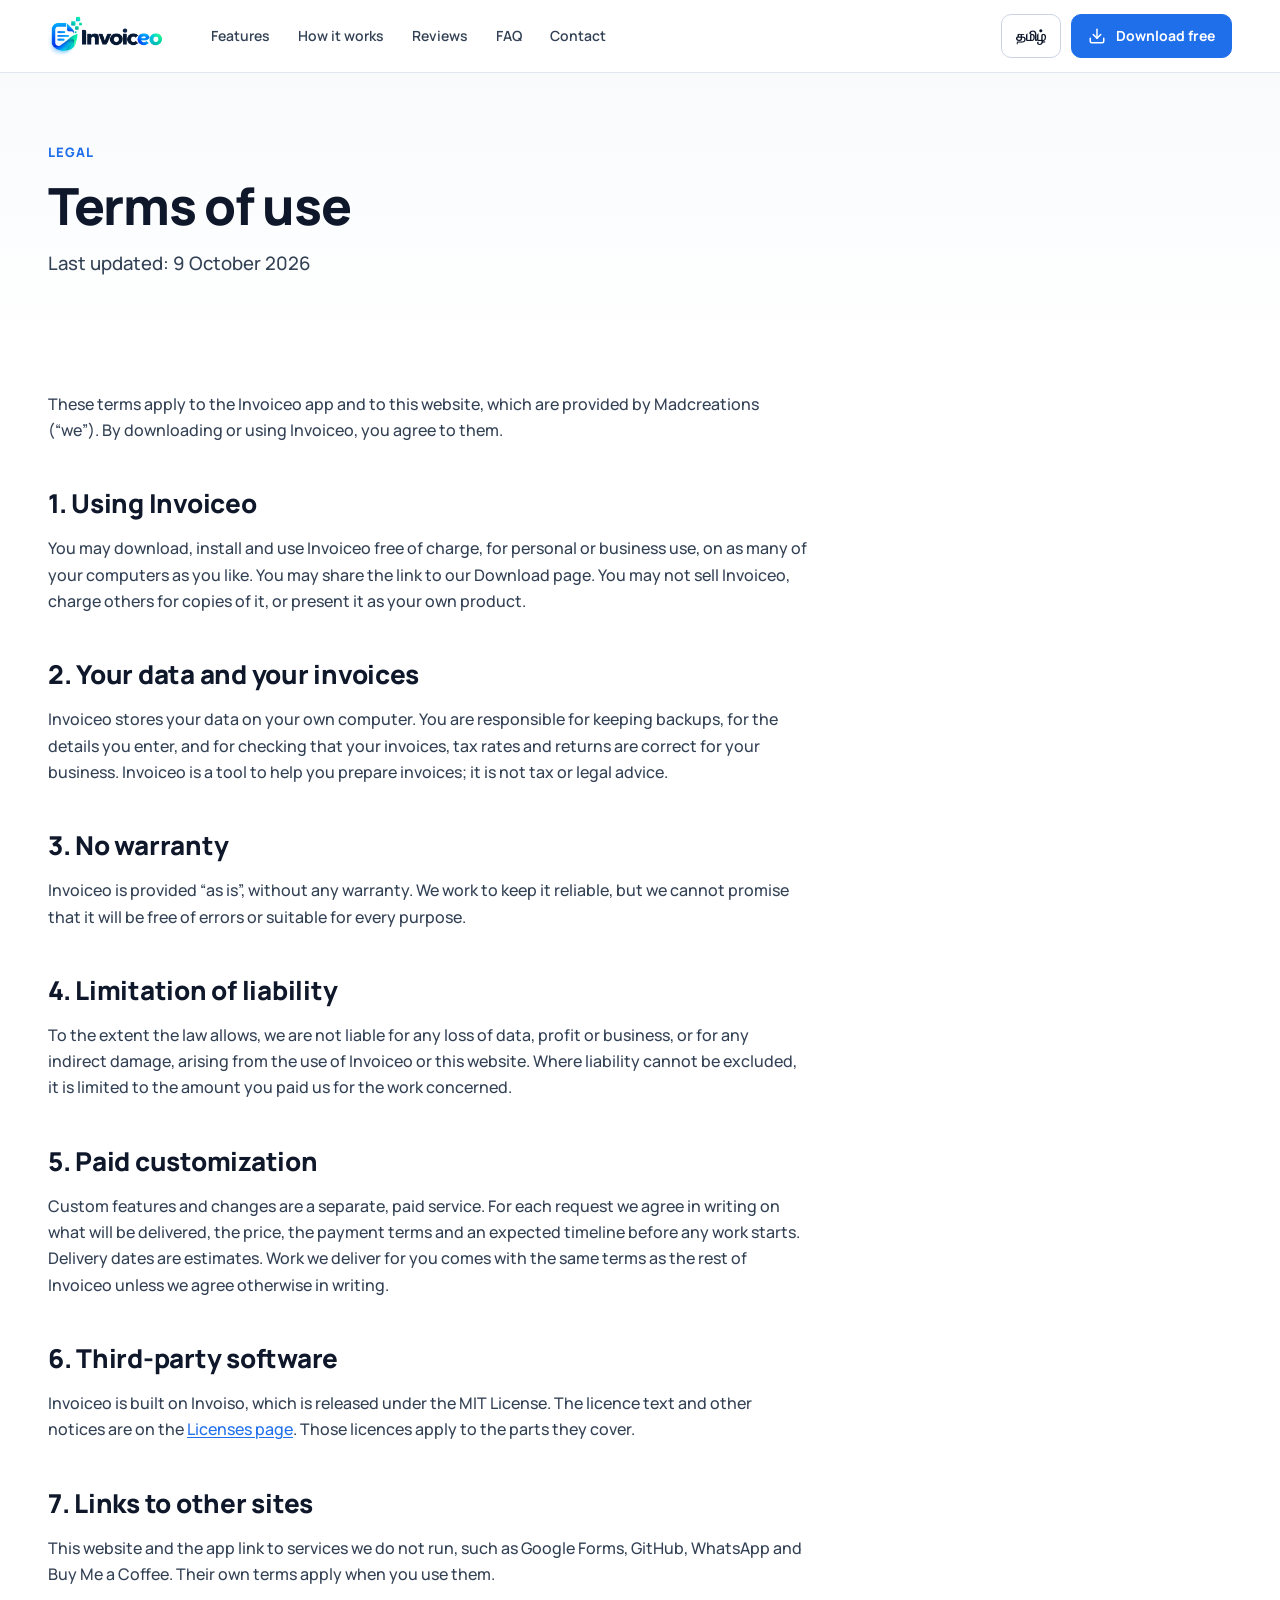
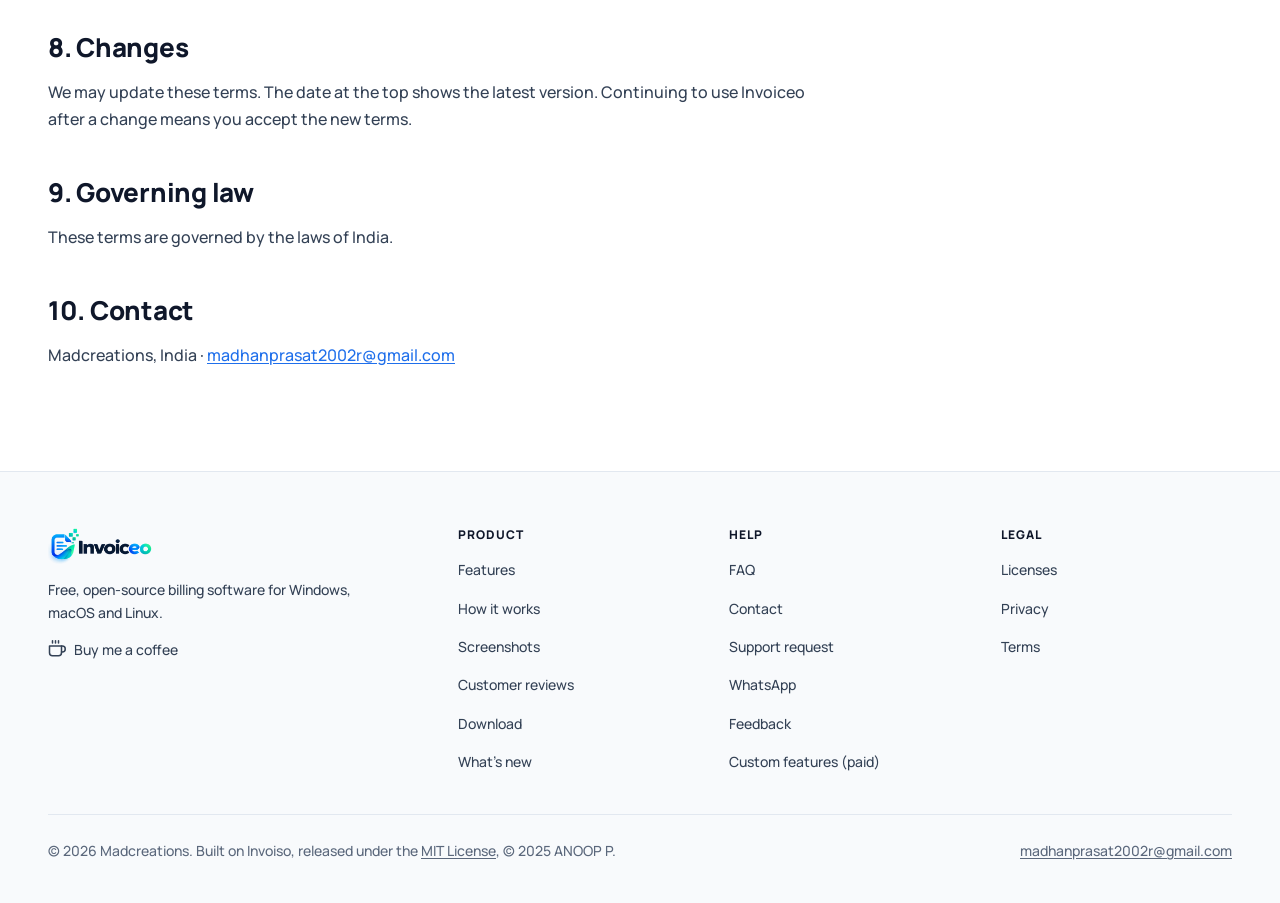
<file: terms.html>
<!doctype html>
<html lang="en">
<head>
  <meta charset="utf-8">
  <meta name="viewport" content="width=device-width, initial-scale=1">
  <meta name="color-scheme" content="light">
  <meta name="theme-color" content="#ffffff">
  <title>Terms of use — Invoiceo</title>
  <meta name="description" content="Terms for using the free Invoiceo app, this website and paid customization from Madcreations.">
  <link rel="canonical" href="https://invoiceo.in/terms.html">
  <meta property="og:type" content="website">
  <meta property="og:site_name" content="Invoiceo">
  <meta property="og:locale" content="en_IN">
  <meta property="og:title" content="Terms of use — Invoiceo">
  <meta property="og:description" content="Terms for using the free Invoiceo app, this website and paid customization from Madcreations.">
  <meta property="og:url" content="https://invoiceo.in/terms.html">
  <meta property="og:image" content="https://invoiceo.in/assets/images/og-image.png">
  <meta name="twitter:card" content="summary_large_image">
  <link rel="icon" href="favicon.ico" sizes="any">
  <link rel="icon" type="image/png" sizes="32x32" href="assets/images/favicon-32.png">
  <link rel="apple-touch-icon" href="assets/images/apple-touch-icon.png">
  <link rel="manifest" href="site.webmanifest">
  <link rel="preconnect" href="https://fonts.googleapis.com">
  <link rel="preconnect" href="https://fonts.gstatic.com" crossorigin>
  <link rel="stylesheet" href="https://fonts.googleapis.com/css2?family=Manrope:wght@400..800&amp;display=swap">
  <link rel="stylesheet" href="assets/css/site.css?v=5d3519de44">
</head>
<body>
<a class="skip-link" href="#main">Skip to content</a>
<header class="site-header">
  <div class="wrap">
    <a class="brand" href="index.html" aria-label="Invoiceo home"><img src="assets/images/logo.png" alt="Invoiceo" width="196" height="68"></a>
    <nav class="nav" aria-label="Main"><a href="index.html#features">Features</a><a href="index.html#how-it-works">How it works</a><a href="reviews.html">Reviews</a><a href="faq.html">FAQ</a><a href="contact.html">Contact</a></nav>
    <div class="header-actions">
      <a class="lang-switch" href="ta.html" hreflang="ta" lang="ta" title="தமிழில் படிக்க">தமிழ்</a>
      <a class="btn btn-primary header-cta" href="download.html"><svg width="24" height="24" viewBox="0 0 24 24" fill="none" stroke="currentColor" stroke-width="2" stroke-linecap="round" stroke-linejoin="round" aria-hidden="true" focusable="false"><path d="M21 15v4a2 2 0 0 1-2 2H5a2 2 0 0 1-2-2v-4"/><polyline points="7 10 12 15 17 10"/><line x1="12" y1="15" x2="12" y2="3"/></svg><span>Download free</span></a>
      <button class="menu-toggle" type="button" aria-controls="site-nav" aria-expanded="false" aria-label="Menu"><svg width="24" height="24" viewBox="0 0 24 24" fill="none" stroke="currentColor" stroke-width="2" stroke-linecap="round" stroke-linejoin="round" aria-hidden="true" focusable="false"><line x1="3" y1="12" x2="21" y2="12"/><line x1="3" y1="6" x2="21" y2="6"/><line x1="3" y1="18" x2="21" y2="18"/></svg></button>
    </div>
    <nav class="mobile-nav" id="site-nav" aria-label="Main menu"><a href="index.html#features">Features</a><a href="index.html#how-it-works">How it works</a><a href="reviews.html">Reviews</a><a href="faq.html">FAQ</a><a href="contact.html">Contact</a><a href="index.html#screenshots">Screenshots</a><a href="changelog.html">What’s new</a><a class="btn btn-primary btn-lg btn-block" href="download.html"><svg width="24" height="24" viewBox="0 0 24 24" fill="none" stroke="currentColor" stroke-width="2" stroke-linecap="round" stroke-linejoin="round" aria-hidden="true" focusable="false"><path d="M21 15v4a2 2 0 0 1-2 2H5a2 2 0 0 1-2-2v-4"/><polyline points="7 10 12 15 17 10"/><line x1="12" y1="15" x2="12" y2="3"/></svg><span>Download free</span></a></nav>
  </div>
</header>
<main id="main">
<section class="page-head">
  <div class="wrap">
    <p class="eyebrow">Legal</p>
    <h1>Terms of use</h1>
    <p class="lead">Last updated: 9 October 2026</p>
  </div>
</section>

<section class="page-body">
  <div class="wrap">
    <div class="prose">
    <p>These terms apply to the Invoiceo app and to this website, which are provided by Madcreations (“we”). By downloading or using Invoiceo, you agree to them.</p>

    <h2>1. Using Invoiceo</h2>
    <p>You may download, install and use Invoiceo free of charge, for personal or business use, on as many of your computers as you like. You may share the link to our Download page. You may not sell Invoiceo, charge others for copies of it, or present it as your own product.</p>

    <h2>2. Your data and your invoices</h2>
    <p>Invoiceo stores your data on your own computer. You are responsible for keeping backups, for the details you enter, and for checking that your invoices, tax rates and returns are correct for your business. Invoiceo is a tool to help you prepare invoices; it is not tax or legal advice.</p>

    <h2>3. No warranty</h2>
    <p>Invoiceo is provided “as is”, without any warranty. We work to keep it reliable, but we cannot promise that it will be free of errors or suitable for every purpose.</p>

    <h2>4. Limitation of liability</h2>
    <p>To the extent the law allows, we are not liable for any loss of data, profit or business, or for any indirect damage, arising from the use of Invoiceo or this website. Where liability cannot be excluded, it is limited to the amount you paid us for the work concerned.</p>

    <h2>5. Paid customization</h2>
    <p>Custom features and changes are a separate, paid service. For each request we agree in writing on what will be delivered, the price, the payment terms and an expected timeline before any work starts. Delivery dates are estimates. Work we deliver for you comes with the same terms as the rest of Invoiceo unless we agree otherwise in writing.</p>

    <h2>6. Third-party software</h2>
    <p>Invoiceo is built on Invoiso, which is released under the MIT License. The licence text and other notices are on the <a href="licenses.html">Licenses page</a>. Those licences apply to the parts they cover.</p>

    <h2>7. Links to other sites</h2>
    <p>This website and the app link to services we do not run, such as Google Forms, GitHub, WhatsApp and Buy Me a Coffee. Their own terms apply when you use them.</p>

    <h2>8. Changes</h2>
    <p>We may update these terms. The date at the top shows the latest version. Continuing to use Invoiceo after a change means you accept the new terms.</p>

    <h2>9. Governing law</h2>
    <p>These terms are governed by the laws of India.</p>

    <h2>10. Contact</h2>
    <p>Madcreations, India · <a href="mailto:madhanprasat2002r@gmail.com">madhanprasat2002r@gmail.com</a></p>
    </div>
  </div>
</section>
</main>
<footer class="site-footer">
  <div class="wrap">
    <div class="foot">
      <div class="foot-brand">
        <img src="assets/images/logo.png" alt="Invoiceo" width="196" height="68" loading="lazy">
        <p>Free, open-source billing software for Windows, macOS and Linux.</p>
        <a class="coffee" href="https://buymeacoffee.com/madcreations" target="_blank" rel="noopener"><svg width="24" height="24" viewBox="0 0 24 24" fill="none" stroke="currentColor" stroke-width="2" stroke-linecap="round" stroke-linejoin="round" aria-hidden="true" focusable="false"><path d="M18 8h1a4 4 0 0 1 0 8h-1"/><path d="M2 8h16v9a4 4 0 0 1-4 4H6a4 4 0 0 1-4-4V8z"/><line x1="6" y1="1" x2="6" y2="4"/><line x1="10" y1="1" x2="10" y2="4"/><line x1="14" y1="1" x2="14" y2="4"/></svg>Buy me a coffee</a>
      </div>
      <div><h2>Product</h2><ul><li><a href="index.html#features">Features</a></li><li><a href="index.html#how-it-works">How it works</a></li><li><a href="index.html#screenshots">Screenshots</a></li><li><a href="reviews.html">Customer reviews</a></li><li><a href="download.html">Download</a></li><li><a href="changelog.html">What’s new</a></li></ul></div>
      <div><h2>Help</h2><ul><li><a href="faq.html">FAQ</a></li><li><a href="contact.html">Contact</a></li><li data-block><a data-href="forms.support" data-hide-empty target="_blank" rel="noopener">Support request</a></li><li data-block><a data-whatsapp target="_blank" rel="noopener">WhatsApp</a></li><li data-block><a data-href="forms.feedback" data-hide-empty target="_blank" rel="noopener">Feedback</a></li><li><a href="customization.html">Custom features (paid)</a></li></ul></div>
      <div><h2>Legal</h2><ul><li><a href="licenses.html">Licenses</a></li><li><a href="privacy.html">Privacy</a></li><li><a href="terms.html">Terms</a></li></ul></div>
    </div>
    <div class="foot-bottom">
      <span>© <span data-year>2026</span> Madcreations. Built on Invoiso, released under the <a href="licenses.html">MIT License</a>, © 2025 ANOOP P.</span>
      <a href="mailto:madhanprasat2002r@gmail.com">madhanprasat2002r@gmail.com</a>
    </div>
  </div>
</footer>
<script src="assets/js/config.js?v=5711cc85d9"></script>
<script src="assets/js/site.js?v=7aa2aa91ef"></script>
</body>
</html>
</file>
<file: assets/css/site.css>
/* Invoiceo website — design system 2 (October 2026). Hand-written, no build step.
   Light theme only. One brand blue; teal for "free / safe"; amber for notes. */

:root {
  color-scheme: light;
  --ink: #0f172a;          /* headings */
  --body: #334155;         /* body text */
  --muted: #5b687c;        /* small print */
  --faint: #94a3b8;
  --line: #e2e8f0;         /* borders */
  --line-2: #cbd5e1;
  --subtle: #f8fafc;       /* soft section background */
  --muted-bg: #f1f5f9;
  --brand: #1f6feb;
  --brand-dark: #1558c0;
  --brand-tint: #eef4fe;
  --brand-line: #b4d0fa;
  --teal: #0d9488;
  --teal-dark: #0f766e;
  --teal-tint: #e8f7f4;
  --amber-tint: #fff7e6;
  --amber-dark: #9a4a06;
  --night: #0a1020;
  --night-2: #111a2e;
  --night-line: #22304a;
  --night-text: #cbd5e1;
  --night-accent: #7cb3ff;
  --font: "Manrope", ui-sans-serif, system-ui, -apple-system, "Segoe UI", Roboto, "Noto Sans", sans-serif;
  --mono: ui-monospace, SFMono-Regular, Menlo, Consolas, "Liberation Mono", monospace;
  --shadow-card: 0 1px 2px rgba(15, 23, 42, 0.05), 0 8px 24px rgba(15, 23, 42, 0.06);
  --shadow-raised: 0 2px 6px rgba(15, 23, 42, 0.06), 0 16px 40px rgba(15, 23, 42, 0.12);
  --shadow-window: 0 4px 12px rgba(15, 23, 42, 0.08), 0 32px 80px -8px rgba(15, 23, 42, 0.22);
  --gutter: clamp(20px, 4.5vw, 48px);
  --section: clamp(64px, 8vw, 112px);
  --header: 72px;
}

*, *::before, *::after { box-sizing: border-box; }
html { -webkit-text-size-adjust: 100%; scroll-behavior: smooth; scroll-padding-top: calc(var(--header) + 16px); }
@media (prefers-reduced-motion: reduce) {
  html { scroll-behavior: auto; }
  *, *::before, *::after { transition: none !important; animation: none !important; }
}
body {
  margin: 0;
  font-family: var(--font);
  font-size: 16px;
  line-height: 1.65;
  font-weight: 500;
  color: var(--body);
  background: #fff;
  -webkit-font-smoothing: antialiased;
}
img, svg { display: block; max-width: 100%; }
img { height: auto; }
a { color: var(--brand); text-underline-offset: 2px; }
a:hover { color: var(--brand-dark); }
:focus-visible { outline: 3px solid rgba(31, 111, 235, 0.45); outline-offset: 2px; border-radius: 6px; }
h1, h2, h3, h4 { margin: 0; color: var(--ink); text-wrap: balance; }
p, ul, ol, figure { margin: 0; }
b, strong { font-weight: 700; color: var(--ink); }
code {
  font-family: var(--mono); font-size: 0.86em; color: var(--ink);
  background: var(--muted-bg); padding: 2px 6px; border-radius: 6px; overflow-wrap: anywhere;
}
.hidden { display: none !important; }
.wrap { max-width: 1296px; margin: 0 auto; padding-left: var(--gutter); padding-right: var(--gutter); }
.narrow { max-width: 860px; }
.measure > * { max-width: 820px; }
.skip-link { position: absolute; left: -9999px; top: 0; }
.skip-link:focus { left: 16px; top: 16px; z-index: 60; background: var(--ink); color: #fff; padding: 8px 14px; border-radius: 8px; }
.center { text-align: center; }
.muted { color: var(--muted); }
.small { font-size: 14px; line-height: 1.6; }
.mt-1 { margin-top: 16px; } .mt-2 { margin-top: 24px; } .mt-3 { margin-top: 40px; } .mt-4 { margin-top: 56px; }

/* ── Type ───────────────────────────────────────────────────────────────── */
.display { font-size: clamp(38px, 4.6vw, 64px); line-height: 1.05; font-weight: 800; letter-spacing: -0.03em; }
.display em { font-style: normal; color: var(--brand); }
.h2 { font-size: clamp(28px, 3vw, 40px); line-height: 1.15; font-weight: 800; letter-spacing: -0.02em; }
.h3 { font-size: clamp(20px, 1.8vw, 24px); line-height: 1.3; font-weight: 700; letter-spacing: -0.01em; }
.h4 { font-size: 18px; line-height: 1.45; font-weight: 700; letter-spacing: -0.005em; }
.lead { font-size: clamp(18px, 1.45vw, 20px); line-height: 1.6; font-weight: 500; color: var(--body); text-wrap: pretty; }
.eyebrow { font-size: 13px; line-height: 1.2; font-weight: 800; letter-spacing: 0.08em; text-transform: uppercase; color: var(--brand); }

/* ── Buttons ────────────────────────────────────────────────────────────── */
.btn {
  display: inline-flex; align-items: center; justify-content: center; gap: 10px;
  min-height: 44px; padding: 10px 16px; border-radius: 10px; border: 1px solid transparent;
  font: 700 14px/1.2 var(--font); text-decoration: none; white-space: nowrap; cursor: pointer;
  transition: background-color 0.15s ease, border-color 0.15s ease, color 0.15s ease;
}
.btn svg { flex: none; width: 18px; height: 18px; }
.btn-lg { min-height: 52px; padding: 14px 24px; font-size: 16px; }
.btn-lg svg { width: 20px; height: 20px; }
.btn-block { width: 100%; }
.btn-primary { background: var(--brand); border-color: var(--brand); color: #fff; }
.btn-primary:hover { background: var(--brand-dark); border-color: var(--brand-dark); color: #fff; }
.btn-secondary { background: #fff; border-color: var(--line-2); color: var(--ink); }
.btn-secondary:hover { border-color: var(--ink); color: var(--ink); }
.btn-ghost { background: transparent; color: var(--brand); }
.btn-ghost:hover { background: var(--brand-tint); color: var(--brand-dark); }
.btn-inverse { background: #fff; border-color: #fff; color: var(--ink); }
.btn-inverse:hover { background: var(--brand-tint); border-color: var(--brand-tint); color: var(--ink); }
.btn-on-dark { background: transparent; border-color: rgba(255, 255, 255, 0.45); color: #fff; }
.btn-on-dark:hover { background: rgba(255, 255, 255, 0.08); border-color: #fff; color: #fff; }
.btn[aria-disabled="true"] { background: var(--muted-bg); border-color: var(--line); color: var(--muted); cursor: not-allowed; pointer-events: none; }
@media (max-width: 480px) { .btn { white-space: normal; text-align: center; } }

/* ── Badges, checks, tiles ─────────────────────────────────────────────── */
.badges { display: flex; flex-wrap: wrap; gap: 8px; }
.badge {
  display: inline-flex; align-items: center; gap: 8px; padding: 6px 12px; border-radius: 999px;
  font-size: 14px; line-height: 1.4; font-weight: 700; white-space: nowrap;
}
.badge svg { flex: none; width: 16px; height: 16px; }
.badge-brand { background: var(--brand-tint); color: var(--brand-dark); }
.badge-teal { background: var(--teal-tint); color: var(--teal-dark); }
.badge-neutral { background: var(--muted-bg); color: var(--body); }
.badge-note { background: var(--amber-tint); color: var(--amber-dark); }

.checks { list-style: none; padding: 0; display: flex; flex-direction: column; gap: 12px; }
.checks li {
  display: flex; align-items: flex-start; gap: 10px;
  color: var(--ink); font-size: 15px; line-height: 1.5; font-weight: 600;
}
.checks li::before {
  content: ""; flex: none; width: 22px; height: 22px; border-radius: 999px;
  background: var(--teal-tint) url("data:image/svg+xml,%3Csvg xmlns='http://www.w3.org/2000/svg' viewBox='0 0 24 24' fill='none' stroke='%230D9488' stroke-width='3' stroke-linecap='round' stroke-linejoin='round'%3E%3Cpolyline points='20 6 9 17 4 12'/%3E%3C/svg%3E") center / 13px no-repeat;
}
.checks-inline { flex-direction: row; flex-wrap: wrap; gap: 12px 22px; }
.checks-inline li { font-size: 14px; line-height: 1.4; font-weight: 700; align-items: center; }
.on-dark .checks li { color: #fff; }
.on-dark .checks li::before { background-color: var(--night-2); }

.tile {
  flex: none; width: 44px; height: 44px; border-radius: 12px;
  display: inline-flex; align-items: center; justify-content: center;
  background: var(--brand-tint); color: var(--brand);
}
.tile svg { width: 22px; height: 22px; }
.tile-teal { background: var(--teal-tint); color: var(--teal); }
.tile-neutral { background: var(--muted-bg); color: var(--ink); }
.tile-night { background: var(--night-2); color: #fff; }
.tile-note { background: var(--amber-tint); color: var(--amber-dark); }
.tile-sm { width: 36px; height: 36px; border-radius: 10px; }
.tile-sm svg { width: 18px; height: 18px; }
.tile-md { width: 40px; height: 40px; border-radius: 11px; }
.tile-md svg { width: 20px; height: 20px; }

/* ── Header ─────────────────────────────────────────────────────────────── */
.site-header {
  position: sticky; top: 0; z-index: 30;
  background: rgba(255, 255, 255, 0.94);
  -webkit-backdrop-filter: saturate(1.4) blur(10px); backdrop-filter: saturate(1.4) blur(10px);
  border-bottom: 1px solid var(--line);
}
.site-header .wrap { position: relative; height: var(--header); display: flex; align-items: center; gap: 24px; }
.brand { display: flex; flex: none; }
.brand img { height: 40px; width: auto; }
.nav { display: flex; align-items: center; gap: 4px; margin-left: 12px; }
.nav a, .gh-link {
  color: var(--body); text-decoration: none; padding: 10px 12px; border-radius: 8px;
  font-size: 14px; line-height: 1.4; font-weight: 600;
}
.nav a:hover, .gh-link:hover { color: var(--ink); background: var(--muted-bg); }
.nav a[aria-current="page"] { color: var(--ink); background: var(--muted-bg); }
.header-actions { margin-left: auto; display: flex; align-items: center; gap: 10px; }
.lang-switch {
  display: inline-flex; align-items: center; min-height: 44px; padding: 0 14px; border-radius: 10px;
  border: 1px solid var(--line-2); background: #fff; color: var(--ink); text-decoration: none;
  font-size: 14px; line-height: 1.2; font-weight: 700; white-space: nowrap;
}
.lang-switch:hover { border-color: var(--ink); color: var(--ink); }
.gh-link { display: inline-flex; align-items: center; gap: 8px; color: var(--ink); }
.gh-link svg { width: 20px; height: 20px; }
.menu-toggle {
  display: none; width: 44px; height: 44px; padding: 0; cursor: pointer;
  align-items: center; justify-content: center; border-radius: 10px;
  background: #fff; border: 1px solid var(--line); color: var(--ink);
}
.menu-toggle svg { width: 22px; height: 22px; }
.mobile-nav { display: none; }
@media (max-width: 900px) {
  .nav, .gh-link, .header-cta { display: none !important; }
  .menu-toggle { display: inline-flex; }
  .mobile-nav.open {
    display: flex; flex-direction: column; gap: 2px;
    position: absolute; top: var(--header); left: 0; right: 0;
    padding: 8px var(--gutter) 20px; background: #fff;
    border-bottom: 1px solid var(--line); box-shadow: var(--shadow-raised);
  }
  .mobile-nav a:not(.btn) {
    display: flex; align-items: center; gap: 10px; min-height: 48px; padding: 0 8px;
    color: var(--ink); text-decoration: none; font-weight: 600; border-radius: 8px;
  }
  .mobile-nav a:not(.btn):hover, .mobile-nav a[aria-current="page"] { background: var(--muted-bg); }
  .mobile-nav a svg { width: 20px; height: 20px; }
  .mobile-nav .btn { margin-top: 10px; }
}

/* ── Sections ───────────────────────────────────────────────────────────── */
.section { padding-top: var(--section); padding-bottom: var(--section); border-top: 1px solid var(--line); }
.section-flush { border-top: 0; }
.section-subtle { background: var(--subtle); border-top: 0; }
.section-night { background: var(--night); border-top: 0; color: var(--night-text); }
.section-head { max-width: 760px; margin: 0 auto; display: flex; flex-direction: column; gap: 14px; text-align: center; }
.section-head.left { margin: 0; text-align: left; }
.section-head h2 { font-size: clamp(28px, 3vw, 40px); line-height: 1.15; font-weight: 800; letter-spacing: -0.02em; }
.on-dark .eyebrow { color: var(--night-accent); }
.on-dark h2, .on-dark h3 { color: #fff; }
.on-dark .lead { color: var(--night-text); }
.split { display: grid; grid-template-columns: repeat(2, minmax(0, 1fr)); gap: 56px; align-items: center; }
.split-top { align-items: start; }
.split-stretch { align-items: stretch; }
.stack { display: flex; flex-direction: column; gap: 16px; }
@media (max-width: 900px) { .split { grid-template-columns: 1fr; gap: 40px; } }

/* ── Hero ───────────────────────────────────────────────────────────────── */
.hero {
  padding-top: clamp(40px, 6vw, 80px); padding-bottom: clamp(56px, 7vw, 104px);
  background: linear-gradient(180deg, var(--subtle) 0%, #fff 100%);
}
.hero-grid { display: grid; grid-template-columns: minmax(0, 1fr) minmax(0, 1.12fr); gap: 64px; align-items: center; }
.hero-copy { display: flex; flex-direction: column; gap: 24px; }
.hero-copy .lead { max-width: 34em; }
.cta-row { display: flex; flex-wrap: wrap; gap: 12px; align-items: center; }
.hero-meta { margin-top: -8px; color: var(--muted); font-size: 14px; line-height: 1.6; }
.hero-visual { position: relative; padding: 0 0 150px 112px; }
.hero-receipt { position: absolute; left: 0; bottom: 0; transform: rotate(-3deg); transform-origin: bottom left; }
.hero-chip { position: absolute; right: -8px; top: -18px; }
@media (max-width: 1100px) {
  .hero-grid { grid-template-columns: 1fr; gap: 56px; }
  .hero-copy { max-width: 720px; }
}
@media (max-width: 720px) {
  .hero-visual { padding: 0; }
  .hero-receipt { position: static; transform: none; margin: 28px auto 0; }
  .hero-chip { display: none; }
  .window.hero-shot img { aspect-ratio: 4 / 3; object-position: 100% 100%; }
  .cta-row { flex-direction: column; align-items: stretch; }
}

/* App-window frame for screenshots */
.window { border-radius: 14px; overflow: hidden; background: #fff; border: 1px solid var(--line); box-shadow: var(--shadow-window); }
.window-bar { height: 34px; display: flex; align-items: center; gap: 7px; padding: 0 14px; background: var(--subtle); border-bottom: 1px solid var(--line); }
.window-bar i { width: 10px; height: 10px; border-radius: 999px; background: var(--line-2); }
.window-bar span { flex: 1; text-align: center; margin-right: 44px; color: var(--muted); font-size: 12.5px; line-height: 1.4; font-weight: 600; }
.window a { display: block; }
.window img { width: 100%; aspect-ratio: 16 / 10; object-fit: cover; object-position: 0 0; }

/* "What Invoiceo costs you" receipt */
.receipt { width: 276px; filter: drop-shadow(0 18px 30px rgba(15, 23, 42, 0.16)) drop-shadow(0 2px 4px rgba(15, 23, 42, 0.06)); }
.receipt-paper { background: #fff; border-radius: 14px 14px 0 0; padding: 22px 22px 16px; display: flex; flex-direction: column; gap: 11px; }
.receipt-title { text-align: center; color: var(--muted); font-size: 11.5px; line-height: 1.2; font-weight: 800; letter-spacing: 0.08em; text-transform: uppercase; }
.receipt hr { margin: 0; border: 0; border-top: 1.5px dashed var(--line-2); }
.receipt-row { display: flex; justify-content: space-between; gap: 16px; font-size: 14px; line-height: 1.5; }
.receipt-row b { line-height: 1.4; }
.receipt-total { display: flex; justify-content: space-between; align-items: baseline; }
.receipt-total span { color: var(--ink); font-size: 18px; font-weight: 700; }
.receipt-total b { font-size: 28px; font-weight: 800; letter-spacing: -0.02em; font-variant-numeric: tabular-nums; }
.receipt-foot { text-align: center; color: var(--teal-dark); font-size: 12.5px; line-height: 1.4; font-weight: 600; }
.receipt-edge { width: 276px; height: 12px; }

/* Facts strip under the hero */
.facts-strip { background: #fff; border-top: 1px solid var(--line); border-bottom: 1px solid var(--line); }
.facts { list-style: none; display: grid; grid-template-columns: repeat(5, minmax(0, 1fr)); gap: 24px; padding-top: 28px; padding-bottom: 28px; }
.fact { display: flex; gap: 14px; align-items: center; }
.fact b { display: block; font-size: 15px; line-height: 1.4; }
.fact span { display: block; color: var(--muted); font-size: 13.5px; line-height: 1.5; }
@media (max-width: 1100px) { .facts { grid-template-columns: repeat(3, minmax(0, 1fr)); } }
@media (max-width: 720px) { .facts { grid-template-columns: 1fr 1fr; } }

/* ── Cards ──────────────────────────────────────────────────────────────── */
.grid-auto { display: grid; grid-template-columns: repeat(auto-fit, minmax(min(320px, 100%), 1fr)); gap: 24px; }
.grid-auto-wide { display: grid; grid-template-columns: repeat(auto-fit, minmax(min(340px, 100%), 1fr)); gap: 20px; }
.card { display: flex; flex-direction: column; gap: 14px; padding: 28px; border-radius: 20px; background: #fff; border: 1px solid var(--line); }
.card h3 { margin-top: 4px; font-size: 18px; line-height: 1.45; font-weight: 700; }
.card .btn { align-self: flex-start; margin-top: auto; }
.card-subtle { background: var(--subtle); }
.card-raised { box-shadow: var(--shadow-card); }
.card-note { background: var(--amber-tint); border-color: transparent; padding: 24px; border-radius: 16px; gap: 8px; }
.card-note p { font-size: 14px; }

.usecase { display: flex; gap: 16px; align-items: flex-start; padding: 22px; border-radius: 20px; background: #fff; border: 1px solid var(--line); }
.usecase div { display: flex; flex-direction: column; gap: 4px; }
.usecase h3 { font-size: 18px; line-height: 1.45; font-weight: 700; }
.usecase p { font-size: 14px; line-height: 1.6; }

.group-card { display: flex; flex-direction: column; gap: 18px; padding: 32px; border-radius: 20px; background: #fff; border: 1px solid var(--line); }
.group-card.is-subtle { background: var(--subtle); }
.group-card-head { display: flex; align-items: center; gap: 14px; }
.group-card-head h3 { font-size: clamp(20px, 1.8vw, 24px); line-height: 1.3; font-weight: 700; letter-spacing: -0.01em; }
.bento { display: grid; grid-template-columns: repeat(6, minmax(0, 1fr)); gap: 24px; }
.span-2 { grid-column: span 2; } .span-3 { grid-column: span 3; }
@media (max-width: 1100px) {
  .bento { grid-template-columns: repeat(2, minmax(0, 1fr)); }
  .bento > * { grid-column: span 1; }
  .bento > :last-child:nth-child(odd) { grid-column: span 2; }
}
@media (max-width: 720px) { .bento { grid-template-columns: 1fr; } .bento > :last-child:nth-child(odd) { grid-column: span 1; } }

/* ── Steps ──────────────────────────────────────────────────────────────── */
.flow { display: grid; grid-template-columns: minmax(0, 0.9fr) minmax(0, 1.1fr); gap: 56px; align-items: center; }
.flow-copy { display: flex; flex-direction: column; gap: 32px; }
@media (max-width: 1100px) { .flow { grid-template-columns: 1fr; } }
.steps { list-style: none; padding: 0; display: flex; flex-direction: column; gap: 4px; }
.step {
  display: flex; gap: 16px; align-items: flex-start; padding: 18px 20px; border-radius: 16px;
  border: 1px solid transparent; transition: background-color 0.15s ease, border-color 0.15s ease, box-shadow 0.15s ease;
}
.step:hover { background: #fff; border-color: var(--brand-line); box-shadow: var(--shadow-card); }
.step-num {
  flex: none; width: 40px; height: 40px; border-radius: 999px; background: var(--brand-tint); color: var(--brand);
  display: inline-flex; align-items: center; justify-content: center;
  font-size: 14px; font-weight: 700; font-variant-numeric: tabular-nums;
}
.step:hover .step-num { background: var(--brand); color: #fff; }
.step div { display: flex; flex-direction: column; gap: 4px; }
.step h3 { font-size: 18px; line-height: 1.45; font-weight: 700; }
.step p { font-size: 14px; line-height: 1.6; }

.steps-row { list-style: none; padding: 0; display: grid; grid-template-columns: repeat(5, minmax(0, 1fr)); gap: 12px; }
.steps-row li { display: flex; flex-direction: column; gap: 10px; padding: 20px; border-radius: 16px; background: #fff; border: 1px solid var(--line); }
.steps-row .step-label { display: flex; align-items: center; gap: 10px; color: var(--muted); font-size: 12.5px; font-weight: 600; }
.steps-row h4 { font-size: 18px; line-height: 1.45; font-weight: 700; }
.steps-row p { font-size: 14px; line-height: 1.6; }
.steps-3 { grid-template-columns: repeat(3, minmax(0, 1fr)); }
@media (max-width: 900px) { .steps-row { grid-template-columns: 1fr; } }

/* ── Screenshots ────────────────────────────────────────────────────────── */
.shots { display: grid; grid-template-columns: repeat(3, minmax(0, 1fr)); gap: 40px 32px; }
.shot { display: flex; flex-direction: column; gap: 16px; }
.shot .window { border-radius: 12px; }
.shot figcaption { display: flex; flex-direction: column; gap: 4px; font-size: 14px; line-height: 1.6; }
.shot figcaption b { font-size: 18px; line-height: 1.45; }
.shot-wide { grid-column: span 2; }
/* Sample printed documents: the page sits on a tray, cropped at the bottom. */
.paper {
  position: relative; aspect-ratio: 16 / 10; overflow: hidden; border-radius: 12px;
  background: linear-gradient(180deg, var(--muted-bg) 0%, #e8edf3 100%);
  border: 1px solid var(--line); box-shadow: var(--shadow-window);
}
.paper a { display: block; height: 100%; }
.paper img {
  position: absolute; left: 50%; transform: translateX(-50%);
  background: #fff; box-shadow: 0 2px 4px rgba(15, 23, 42, 0.06), 0 12px 28px rgba(15, 23, 42, 0.14);
}
.paper-a4 img { top: 22px; width: 76%; }
.paper-receipt img { top: 18px; height: calc(100% - 36px); width: auto; max-width: none; }
@media (max-width: 1100px) { .shots { grid-template-columns: repeat(2, minmax(0, 1fr)); } }
@media (max-width: 720px) { .shots { grid-template-columns: 1fr; } .shot-wide { grid-column: span 1; } }

/* ── Local & global ─────────────────────────────────────────────────────── */
.chips { display: flex; flex-wrap: wrap; gap: 8px; }
.chip { display: inline-flex; padding: 6px 12px; border-radius: 999px; background: #fff; border: 1px solid var(--line); color: var(--ink); font-size: 14px; line-height: 1.4; font-weight: 600; }
.chips-label { color: var(--muted); font-size: 12.5px; font-weight: 600; }

/* ── Privacy (dark) ─────────────────────────────────────────────────────── */
.vault { padding: 32px; border-radius: 24px; background: var(--night-2); border: 1px solid var(--night-line); display: flex; flex-direction: column; gap: 18px; }
.vault-head { display: flex; align-items: center; gap: 12px; }
.vault-head b { display: block; color: #fff; font-size: 18px; line-height: 1.45; }
.vault-head span { font-size: 14px; }
.vault-items { list-style: none; padding: 0; display: grid; grid-template-columns: repeat(2, minmax(0, 1fr)); gap: 10px; }
.vault-items li { display: flex; align-items: center; gap: 10px; padding: 12px 14px; border-radius: 12px; background: var(--night); border: 1px solid var(--night-line); color: #fff; font-size: 14px; font-weight: 600; }
.vault-items svg { width: 18px; height: 18px; color: var(--night-accent); }
.vault hr { margin: 0; border: 0; border-top: 1.5px dashed var(--night-line); }
.vault-foot { display: flex; align-items: center; gap: 12px; font-size: 14px; }
.vault-foot svg { flex: none; width: 22px; height: 22px; }
.vault-foot b { color: #fff; }
.checks-grid { display: grid; grid-template-columns: repeat(auto-fit, minmax(min(240px, 100%), 1fr)); gap: 14px 24px; }

/* ── Open source ────────────────────────────────────────────────────────── */
.repo-card { padding: 28px; border-radius: 20px; background: #fff; border: 1px solid var(--line); box-shadow: var(--shadow-card); display: flex; flex-direction: column; gap: 18px; }
.repo-name { display: flex; align-items: center; gap: 12px; font-family: var(--mono); font-size: 15px; color: var(--ink); }
.repo-name svg { width: 28px; height: 28px; color: var(--ink); }

/* ── Download ───────────────────────────────────────────────────────────── */
.dl-grid { display: grid; grid-template-columns: repeat(3, minmax(0, 1fr)); gap: 24px; align-items: stretch; }
@media (max-width: 900px) { .dl-grid { grid-template-columns: 1fr; } }
.dl-card { display: flex; flex-direction: column; gap: 16px; padding: 28px; border-radius: 20px; background: #fff; border: 1px solid var(--line); }
.dl-card.is-recommended { border: 2px solid var(--brand); padding: 27px; box-shadow: var(--shadow-raised); }
.dl-card-top { display: flex; align-items: center; justify-content: space-between; gap: 12px; min-height: 44px; }
.dl-card .rec-badge { display: none; }
.dl-card.is-recommended .rec-badge { display: inline-flex; }
.dl-card h3 { font-size: clamp(20px, 1.8vw, 24px); line-height: 1.3; font-weight: 700; }
.dl-req { color: var(--muted); font-size: 14px; line-height: 1.6; margin-top: 4px; }
.dl-buttons { display: flex; flex-direction: column; gap: 10px; }
.dl-card.is-recommended .dl-main { background: var(--brand); border-color: var(--brand); color: #fff; }
.dl-card.is-recommended .dl-main:hover { background: var(--brand-dark); border-color: var(--brand-dark); }
.dl-file { color: var(--muted); font-family: var(--mono); font-size: 13px; line-height: 1.5; overflow-wrap: anywhere; }
.dl-note { border-top: 1px solid var(--line); padding-top: 14px; font-size: 14px; line-height: 1.6; }
.dl-note ol { padding-left: 20px; display: flex; flex-direction: column; gap: 8px; }
.dl-note p + ol, .dl-note ol + p { margin-top: 10px; }
.dl-trust { display: flex; flex-wrap: wrap; justify-content: center; gap: 8px; }
.notice {
  display: flex; gap: 12px; align-items: flex-start; padding: 18px; border-radius: 14px;
  background: var(--brand-tint); color: var(--ink); font-size: 14px; line-height: 1.6;
}
.notice svg { flex: none; width: 22px; height: 22px; color: var(--brand); }
.notice-teal { background: var(--teal-tint); }
.notice-teal svg { color: var(--teal); }

/* Shown after a download starts */
.dl-toast {
  position: fixed; left: 50%; bottom: 20px; z-index: 40; transform: translateX(-50%);
  width: min(580px, calc(100% - 32px)); display: flex; gap: 14px; align-items: flex-start;
  padding: 18px 20px; border-radius: 16px; background: var(--night-2); border: 1px solid var(--night-line);
  color: var(--night-text); font-size: 14px; line-height: 1.6; box-shadow: var(--shadow-raised);
}
.dl-toast > svg { flex: none; width: 22px; height: 22px; color: var(--night-accent); margin-top: 1px; }
.dl-toast b { color: #fff; }
.dl-toast a { color: var(--night-accent); }
.dl-toast button {
  flex: none; margin-left: auto; width: 32px; height: 32px; padding: 0; border: 0; border-radius: 8px; cursor: pointer;
  background: transparent; color: var(--night-text); display: inline-flex; align-items: center; justify-content: center;
}
.dl-toast button:hover { background: var(--night-line); color: #fff; }
.dl-toast button svg { width: 18px; height: 18px; }

/* ── FAQ ────────────────────────────────────────────────────────────────── */
.faq-grid { display: grid; grid-template-columns: repeat(2, minmax(0, 1fr)); gap: 14px 24px; align-items: start; }
.faq-col, .faq-list { display: flex; flex-direction: column; gap: 14px; }
@media (max-width: 900px) { .faq-grid { grid-template-columns: 1fr; } }
.faq-item { border-radius: 14px; background: #fff; border: 1px solid var(--line); }
.faq-item[open] { border-color: var(--line-2); }
.faq-item summary {
  list-style: none; cursor: pointer; display: flex; align-items: center; justify-content: space-between; gap: 16px;
  padding: 20px 24px; color: var(--ink); font-size: 18px; line-height: 1.45; font-weight: 700; border-radius: 14px;
}
.faq-item summary::-webkit-details-marker { display: none; }
.faq-item summary::after {
  content: ""; flex: none; width: 20px; height: 20px; transition: transform 0.2s ease;
  background: url("data:image/svg+xml,%3Csvg xmlns='http://www.w3.org/2000/svg' viewBox='0 0 24 24' fill='none' stroke='%235B687C' stroke-width='2' stroke-linecap='round' stroke-linejoin='round'%3E%3Cpolyline points='6 9 12 15 18 9'/%3E%3C/svg%3E") center / 20px no-repeat;
}
.faq-item[open] summary::after { transform: rotate(180deg); }
.faq-item .answer { padding: 0 24px 20px; display: flex; flex-direction: column; gap: 10px; }
@media (max-width: 480px) { .faq-item summary { padding: 18px; font-size: 17px; } .faq-item .answer { padding: 0 18px 18px; } }

/* ── Final call to action ───────────────────────────────────────────────── */
.cta-section { padding-bottom: var(--section); }
.cta-band {
  border-radius: 28px; background: var(--brand); padding: clamp(40px, 6vw, 72px);
  display: flex; flex-direction: column; align-items: center; gap: 20px; text-align: center;
}
.cta-band h2 { color: #fff; font-size: clamp(30px, 3.6vw, 48px); line-height: 1.15; font-weight: 800; letter-spacing: -0.02em; }
.cta-band p { color: #dce8fd; }
.cta-band .cta-row { justify-content: center; margin-top: 8px; }

/* ── Inner pages ────────────────────────────────────────────────────────── */
.page-head { padding-top: clamp(40px, 6vw, 72px); padding-bottom: clamp(40px, 5vw, 64px); background: linear-gradient(180deg, var(--subtle) 0%, #fff 100%); }
.page-head .wrap { display: flex; flex-direction: column; gap: 16px; align-items: flex-start; }
.page-head h1 { font-size: clamp(34px, 4vw, 52px); line-height: 1.1; font-weight: 800; letter-spacing: -0.025em; }
.page-head .lead { max-width: 44em; }
.page-body { padding-top: clamp(24px, 4vw, 48px); padding-bottom: var(--section); }

.prose { max-width: 760px; }
.prose > * + * { margin-top: 14px; }
.prose h2 { margin-top: 44px; font-size: clamp(22px, 2.2vw, 26px); line-height: 1.3; font-weight: 800; letter-spacing: -0.01em; }
.prose h2:first-child { margin-top: 0; }
.prose ul, .prose ol { padding-left: 22px; }
.prose li + li { margin-top: 8px; }
.prose pre {
  white-space: pre-wrap; font-family: var(--mono); font-size: 13px; line-height: 1.6; color: var(--body);
  background: var(--subtle); border: 1px solid var(--line); border-radius: 14px; padding: 20px;
}
.release { padding: 28px; border-radius: 20px; border: 1px solid var(--line); background: #fff; }
.release + .release { margin-top: 24px; }
.release h2 { display: flex; flex-wrap: wrap; align-items: center; gap: 12px; margin: 0; font-size: clamp(22px, 2.2vw, 26px); line-height: 1.3; font-weight: 800; }
.release .date { margin-top: 4px; color: var(--muted); font-size: 14px; }
.release p:not(.date) { margin-top: 14px; }
.release ul { margin-top: 14px; padding-left: 22px; }
.release li + li { margin-top: 8px; }

.contact-card .value { color: var(--ink); font-weight: 700; overflow-wrap: anywhere; }

.form-frame { width: 100%; min-height: 1100px; border: 1px solid var(--line); border-radius: 16px; background: #fff; }
.form-missing { padding: 32px; border: 1.5px dashed var(--line-2); border-radius: 16px; background: var(--subtle); text-align: center; display: flex; flex-direction: column; gap: 8px; }

.err-code { font-size: clamp(72px, 14vw, 140px); line-height: 1; font-weight: 800; letter-spacing: -0.04em; color: var(--brand-tint); -webkit-text-stroke: 2px var(--brand); }
.not-found { display: flex; flex-direction: column; align-items: center; gap: 20px; text-align: center; padding-top: clamp(48px, 8vw, 96px); padding-bottom: var(--section); }

/* ── Footer ─────────────────────────────────────────────────────────────── */
.site-footer { border-top: 1px solid var(--line); background: var(--subtle); }
.site-footer > .wrap { padding-top: 56px; padding-bottom: 40px; }
.foot { display: grid; grid-template-columns: 1.6fr 1fr 1fr 1fr; gap: 40px; }
.foot-brand { display: flex; flex-direction: column; gap: 14px; max-width: 320px; }
.foot-brand img { height: 36px; width: auto; align-self: flex-start; }
.foot-brand p { font-size: 14px; }
.foot h2 { font-size: 12px; line-height: 1.2; font-weight: 800; letter-spacing: 0.08em; text-transform: uppercase; color: var(--ink); }
.foot ul { list-style: none; padding: 0; margin-top: 14px; display: flex; flex-direction: column; gap: 12px; }
.foot a { color: var(--body); text-decoration: none; font-size: 14px; }
.foot a:hover { color: var(--brand); text-decoration: underline; }
.coffee { display: inline-flex; align-items: center; gap: 8px; }
.coffee svg { width: 18px; height: 18px; }
.foot-bottom {
  margin-top: 40px; padding-top: 24px; border-top: 1px solid var(--line);
  display: flex; flex-wrap: wrap; justify-content: space-between; gap: 12px; color: var(--muted); font-size: 14px;
}
.foot-bottom a { color: var(--muted); }
@media (max-width: 900px) { .foot { grid-template-columns: 1fr 1fr; } .foot-brand { grid-column: span 2; } }

/* ── Tamil page (ta.html) ───────────────────────────────────────────────── */
/* Tamil letters are taller and wider than Latin ones: no negative tracking,
   more line height, no capitals for small labels, slightly smaller headings. */
html[lang="ta"] { --font: "Manrope", "Noto Sans Tamil", ui-sans-serif, system-ui, -apple-system, "Segoe UI", Roboto, "Noto Sans", sans-serif; }
html[lang="ta"] .display { font-size: clamp(32px, 4vw, 54px); line-height: 1.3; letter-spacing: 0; }
html[lang="ta"] .section-head h2, html[lang="ta"] .h2 { font-size: clamp(24px, 2.6vw, 34px); line-height: 1.4; letter-spacing: 0; }
html[lang="ta"] h3, html[lang="ta"] .h3, html[lang="ta"] .h4 { line-height: 1.5; letter-spacing: 0; }
html[lang="ta"] .lead { line-height: 1.75; }
html[lang="ta"] .eyebrow, html[lang="ta"] .receipt-title { text-transform: none; letter-spacing: 0.02em; }
html[lang="ta"] .cta-band h2 { line-height: 1.4; letter-spacing: 0; }

/* ── Testimonials and recent work ───────────────────────────────────────── */
.testimonials { max-width: 760px; margin-left: auto; margin-right: auto; }
.testimonial {
  margin: 0; padding: 32px; border-radius: 20px; background: #fff; border: 1px solid var(--line);
  box-shadow: var(--shadow-card); display: flex; flex-direction: column; gap: 20px; align-items: flex-start;
}
.testimonial blockquote { margin: 0; position: relative; padding-left: 40px; }
.testimonial blockquote::before {
  content: "“"; position: absolute; left: 0; top: -14px;
  font-size: 64px; line-height: 1; font-weight: 800; color: var(--brand);
}
.testimonial blockquote p { font-size: clamp(17px, 1.4vw, 19px); line-height: 1.7; color: var(--ink); font-weight: 600; }
.testimonial-note { margin-top: -12px; padding-left: 40px; color: var(--muted); font-size: 13px; }
.testimonial figcaption { display: flex; align-items: center; gap: 14px; }
.testimonial figcaption > span:last-child { display: flex; flex-direction: column; font-size: 14px; line-height: 1.5; color: var(--muted); }
.testimonial figcaption b { font-size: 16px; color: var(--ink); }
.testimonial-mark {
  flex: none; width: 44px; height: 44px; border-radius: 999px; display: inline-flex; align-items: center; justify-content: center;
  background: var(--teal-tint); color: var(--teal-dark); font-weight: 800; font-size: 18px;
}
html[lang="ta"] .testimonial blockquote p { font-size: clamp(16px, 1.3vw, 18px); font-weight: 500; line-height: 1.8; }
@media (max-width: 480px) {
  .testimonial { padding: 24px 20px; }
  /* Phones: the quote mark sits above the words, so they get the full width. */
  .testimonial blockquote { padding-left: 0; }
  .testimonial blockquote::before { position: static; display: block; height: 30px; font-size: 56px; }
  .testimonial-note { padding-left: 0; }
}
.doc-full { margin: 0; display: flex; flex-direction: column; gap: 12px; }
.doc-full img { width: 100%; height: auto; border-radius: 10px; border: 1px solid var(--line); box-shadow: var(--shadow-window); background: #fff; }
.doc-full figcaption { color: var(--muted); font-size: 13.5px; text-align: center; }
.testimonial figcaption b a { color: var(--ink); text-decoration: underline; text-decoration-color: var(--line-2); text-underline-offset: 3px; }
.testimonial figcaption b a:hover { color: var(--brand); text-decoration-color: currentColor; }
/* Reviews page: the work (picture) first, the customer's words under it. */
.review-story { max-width: 820px; margin: 0 auto; gap: 28px; }
.card p a { font-weight: 700; }
/* Phones: send the download link to yourself. */
.send-link { display: flex; flex-wrap: wrap; gap: 8px; }
.send-link .btn { min-height: 40px; padding: 8px 14px; }
@media (max-width: 480px) { .send-link .btn { flex: 1 1 auto; } }
</file>
